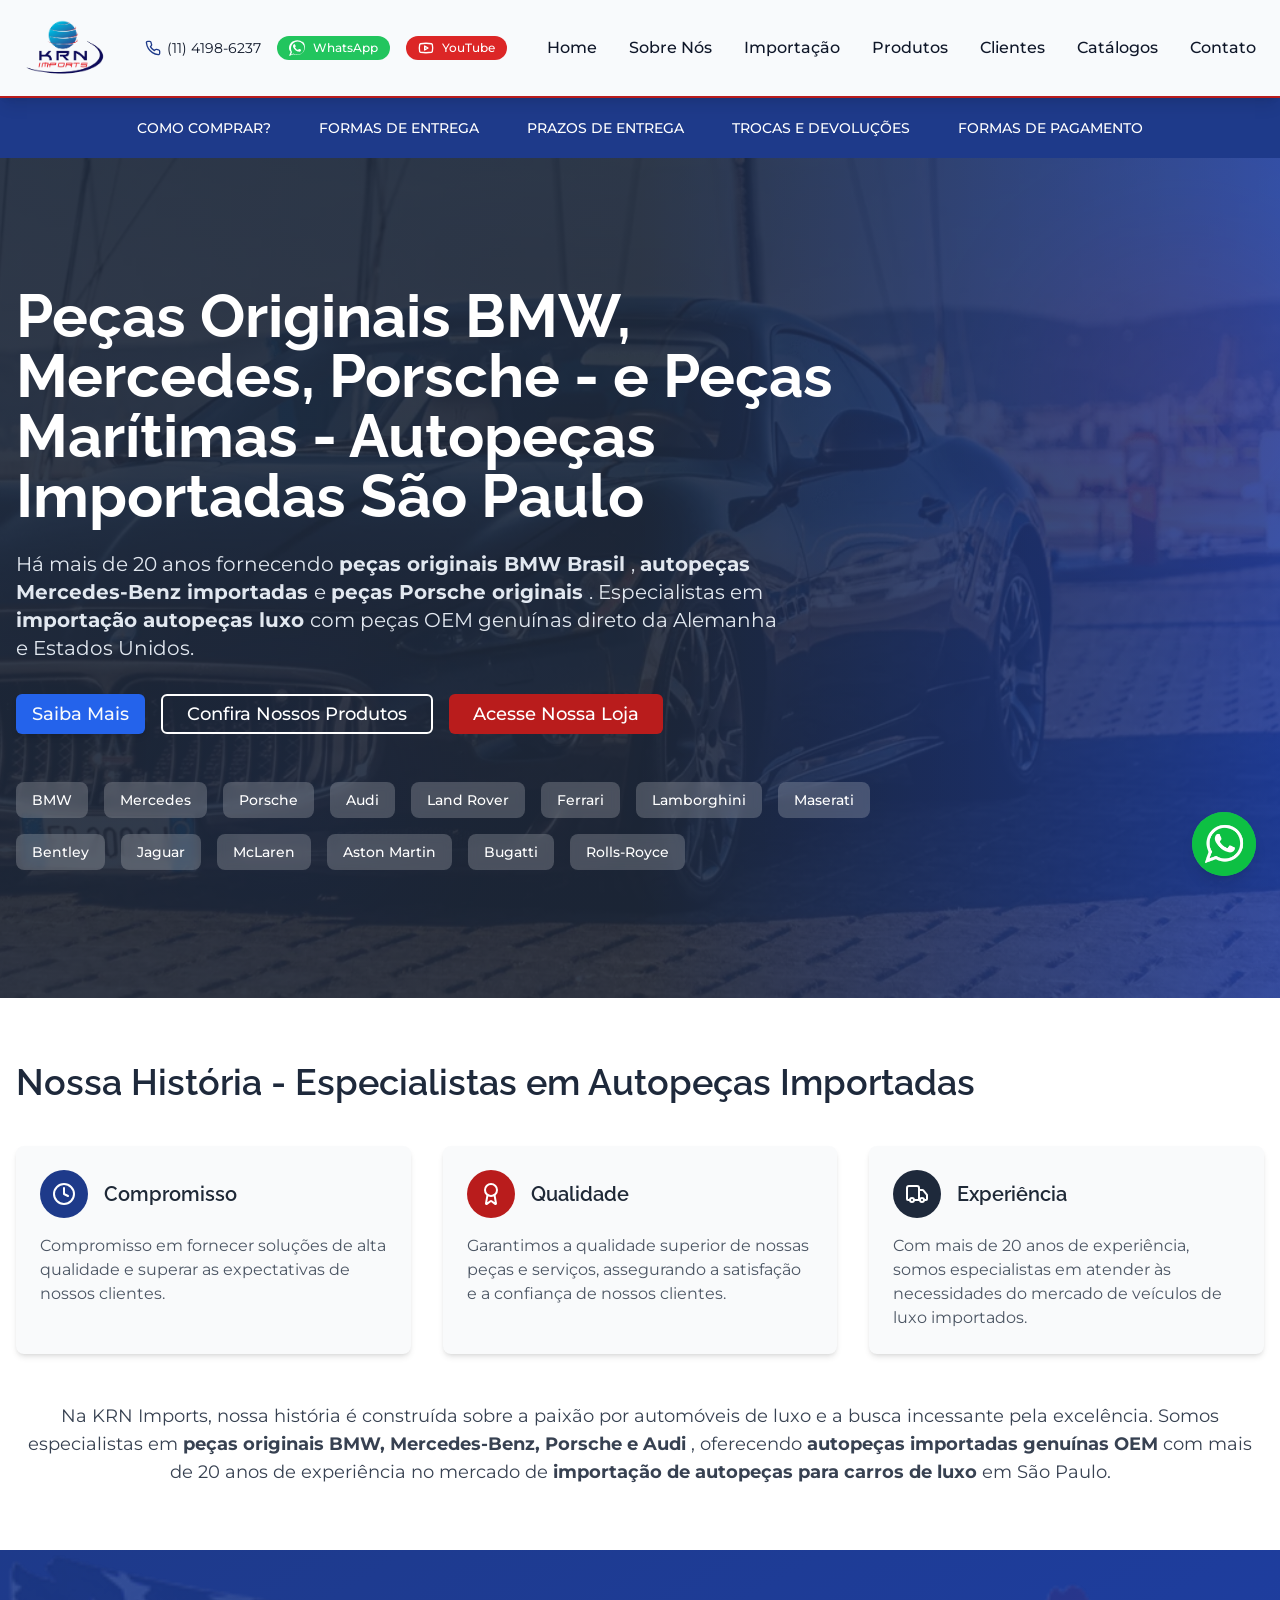
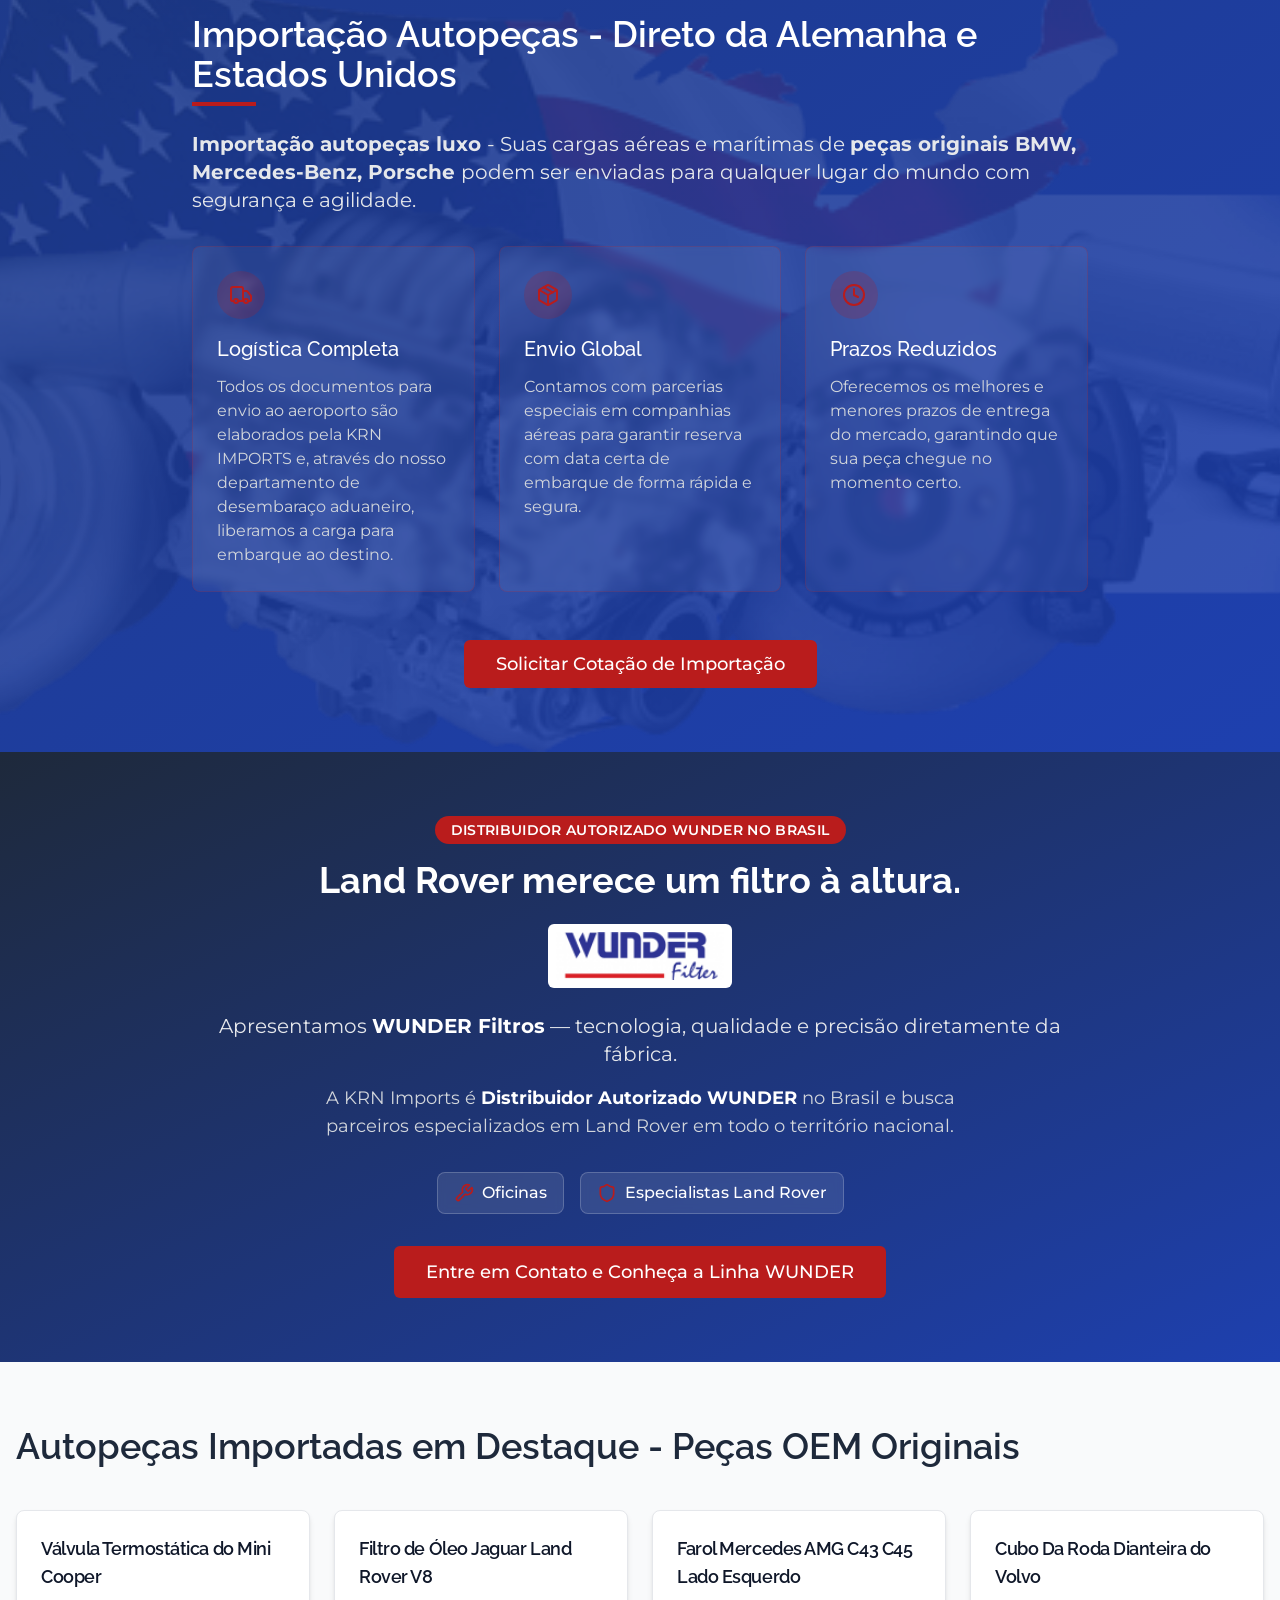
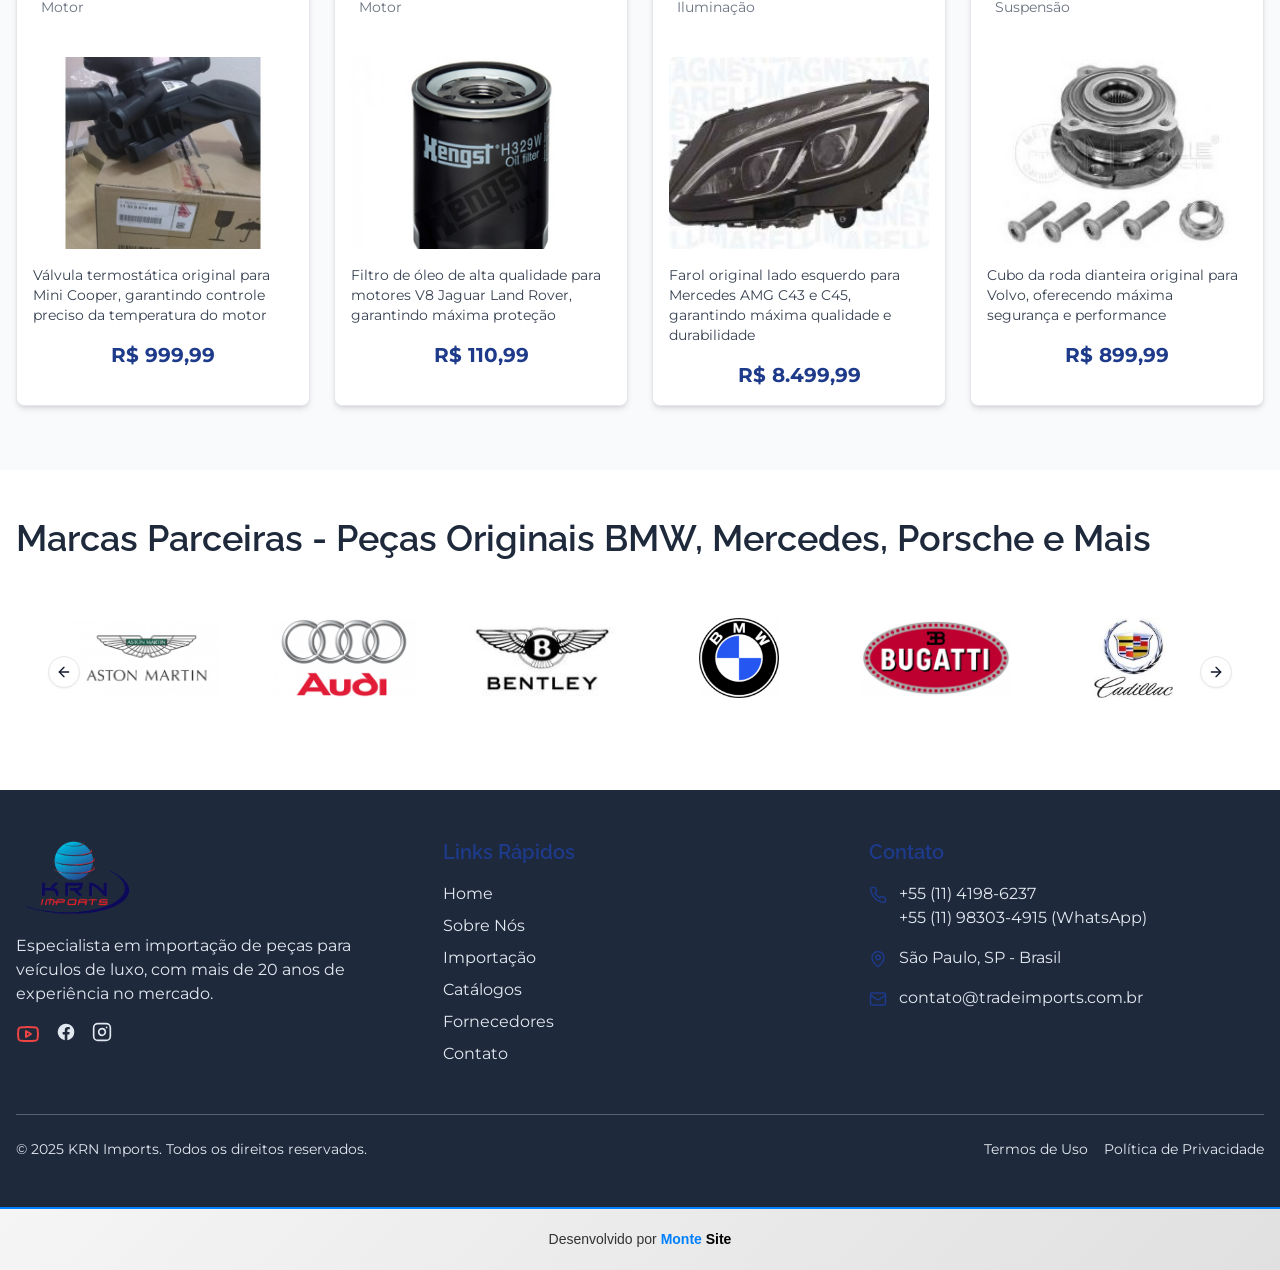
<file: index.html>
<!DOCTYPE html>
<html lang="pt-BR">
<head>
  <meta charset="UTF-8">
  <meta name="viewport" content="width=device-width, initial-scale=1.0">
  <title>KRN Imports - Peças Originais BMW, Mercedes, Porsche | Autopeças Importadas São Paulo</title>
  <meta name="description" content="KRN Imports - Especialista em peças originais BMW, Mercedes-Benz, Porsche, peças marítimas e carros de luxo. Importação autopeças genuínas OEM e peças navais direto da Alemanha, USA. São Paulo, Barueri.">
  <meta name="author" content="KRN Imports">
  <meta name="robots" content="index, follow">
  <meta name="language" content="pt-BR">
  <meta name="geo.region" content="BR-SP">
  <meta name="geo.placename" content="São Paulo, Barueri">
  <meta name="geo.position" content="-23.5070971;-46.8688552">
  <meta name="ICBM" content="-23.5070971, -46.8688552">
  <link rel="canonical" href="https://krnimports.com.br/">
  <link rel="icon" href="lovable-uploads/krn-logo-header.png" type="image/png">

  <!-- Open Graph -->
  <meta property="og:title" content="KRN Imports - Peças Originais BMW, Mercedes, Porsche | Autopeças Importadas São Paulo">
  <meta property="og:description" content="KRN Imports - Especialista em peças originais BMW, Mercedes-Benz, Porsche, peças marítimas e carros de luxo. Importação autopeças genuínas OEM e peças navais direto da Alemanha, USA. São Paulo, Barueri.">
  <meta property="og:type" content="website">
  <meta property="og:url" content="https://krnimports.com.br/">
  <meta property="og:image" content="/lovable-uploads/07606789-617c-474a-984b-5aae0432ac4a.png">
  <meta property="og:image:width" content="1200">
  <meta property="og:image:height" content="630">
  <meta property="og:locale" content="pt_BR">
  <meta property="og:site_name" content="KRN Imports">

  <!-- Twitter -->
  <meta name="twitter:card" content="summary_large_image">
  <meta name="twitter:title" content="KRN Imports - Peças Originais BMW, Mercedes, Porsche | Autopeças Importadas São Paulo">
  <meta name="twitter:description" content="KRN Imports - Especialista em peças originais BMW, Mercedes-Benz, Porsche, peças marítimas e carros de luxo. Importação autopeças genuínas OEM e peças navais direto da Alemanha, USA. São Paulo, Barueri.">
  <meta name="twitter:image" content="/lovable-uploads/07606789-617c-474a-984b-5aae0432ac4a.png">

  <!-- Schema.org JSON-LD -->
  <script type="application/ld+json">
{
  "@context": "https://schema.org",
  "@type": "AutoPartsStore",
  "name": "KRN Imports",
  "alternateName": "KRN Imports - Importação Parts Peças Veículos Premium",
  "image": "https://krnimports.com.br/lovable-uploads/07606789-617c-474a-984b-5aae0432ac4a.png",
  "logo": "https://krnimports.com.br/lovable-uploads/krn-logo-header.png",
  "description": "Especialista em importação de peças originais para veículos de luxo BMW, Mercedes-Benz, Porsche, peças marítimas, Audi, Ferrari, Lamborghini. Peças OEM genuínas e peças navais.",
  "url": "https://krnimports.com.br/",
  "address": {
    "@type": "PostalAddress",
    "streetAddress": "R. Adelino Cardana, 293, Andar 22º - Und 2211, Bethaville I",
    "addressLocality": "Barueri",
    "addressRegion": "SP",
    "postalCode": "06401-147",
    "addressCountry": "BR"
  },
  "geo": {
    "@type": "GeoCoordinates",
    "latitude": "-23.5070971",
    "longitude": "-46.8688552"
  },
  "telephone": "+55-11-4198-6237",
  "openingHoursSpecification": [
    {
      "@type": "OpeningHoursSpecification",
      "dayOfWeek": [
        "Monday",
        "Tuesday",
        "Wednesday",
        "Thursday",
        "Friday"
      ],
      "opens": "08:00",
      "closes": "18:00"
    }
  ],
  "priceRange": "$$",
  "sameAs": [
    "https://www.facebook.com/TradeImports/?ref=settings",
    "https://www.instagram.com/tradeimports/",
    "https://www.youtube.com/watch?v=Yam4yu3pWxs"
  ],
  "areaServed": {
    "@type": "Country",
    "name": "Brasil"
  }
}
  </script>

  <link rel="stylesheet" href="assets/styles.css">

  <!-- Google Tag Manager -->
  <script>(function(w,d,s,l,i){w[l]=w[l]||[];w[l].push({'gtm.start':
  new Date().getTime(),event:'gtm.js'});var f=d.getElementsByTagName(s)[0],
  j=d.createElement(s),dl=l!='dataLayer'?'&l='+l:'';j.async=true;j.src=
  'https://www.googletagmanager.com/gtm.js?id='+i+dl;f.parentNode.insertBefore(j,f);
  })(window,document,'script','dataLayer','GTM-WVDZZGV8');</script>
  <!-- End Google Tag Manager -->
</head>
<body>
  <!-- Google Tag Manager (noscript) -->
  <noscript><iframe src="https://www.googletagmanager.com/ns.html?id=GTM-WVDZZGV8"
  height="0" width="0" style="display:none;visibility:hidden"></iframe></noscript>
  <!-- End Google Tag Manager (noscript) -->

  <div class="flex flex-col min-h-screen">
      <header class="sticky top-0 z-50 bg-usawhite shadow-lg border-b-2 border-usared">
        <div class="container mx-auto px-4 max-w-full">
          <div class="flex items-center justify-between py-4">
            <div class="flex-shrink-0">
              <a class="block" href="index.html">
                <img class="h-12 md:h-14 lg:h-16" src="lovable-uploads/krn-logo-header.png" alt="KRN Imports Logo"/>
              </a>
            </div>
            <div class="hidden md:flex items-center gap-3 lg:gap-4">
              <div class="flex items-center gap-1.5">
                <svg class="text-usablue flex-shrink-0" width="16" height="16" viewBox="0 0 24 24" fill="none" stroke="currentColor" stroke-width="2" stroke-linecap="round" stroke-linejoin="round" ><path d="M22 16.92v3a2 2 0 0 1-2.18 2 19.79 19.79 0 0 1-8.63-3.07 19.5 19.5 0 0 1-6-6 19.79 19.79 0 0 1-3.07-8.67A2 2 0 0 1 4.11 2h3a2 2 0 0 1 2 1.72c.127.96.361 1.902.7 2.81a2 2 0 0 1-.45 2.11L8.09 9.91a16 16 0 0 0 6 6l1.27-1.27a2 2 0 0 1 2.11-.45c.908.339 1.85.573 2.81.7A2 2 0 0 1 22 16.92z"/></svg>
                <a class="text-xs lg:text-sm hover:text-usablue transition-colors whitespace-nowrap" href="tel:+551141986237">
                  (11) 4198-6237
                </a>
              </div>
              <a class="flex items-center gap-2 bg-green-500 text-white px-3 py-1 rounded-full hover:bg-green-600 transition-colors text-sm" href="https://wa.me/5511983034915" target="_blank" rel="noopener noreferrer">
                <svg class="w-4 h-4" viewBox="0 0 24 24" fill="currentColor"><path d="M17.472 14.382c-.297-.149-1.758-.867-2.03-.967-.273-.099-.471-.148-.67.15-.197.297-.767.966-.94 1.164-.173.199-.347.223-.644.075-.297-.15-1.255-.463-2.39-1.475-.883-.788-1.48-1.761-1.653-2.059-.173-.297-.018-.458.13-.606.134-.133.298-.347.446-.52.149-.174.198-.298.297-.497.1-.198.05-.371-.025-.52-.075-.149-.669-1.612-.916-2.207-.242-.579-.487-.5-.669-.51-.173-.008-.371-.01-.57-.01-.198 0-.52.074-.792.372-.272.297-1.04 1.016-1.04 2.479 0 1.462 1.065 2.875 1.213 3.074.149.198 2.096 3.2 5.077 4.487.709.306 1.262.489 1.694.625.712.227 1.36.195 1.871.118.571-.085 1.758-.719 2.006-1.413.248-.694.248-1.289.173-1.413-.074-.124-.272-.198-.57-.347z"/><path d="M20.52 3.449a12.532 12.532 0 0 0-3.566-2.314 12.54 12.54 0 0 0-4.629-.9C5.36.247 0 5.608 0 12.068c0 2.073.846 4.077 2.45 5.682h.002L0 24l6.398-2.49a12.062 12.062 0 0 0 5.208 1.164h.004c6.966 0 12.33-5.354 12.335-11.91a12.58 12.58 0 0 0-3.425-9.065zm-8.03 18.44h-.3a9.873 9.873 0 0 1-5.031-1.378l-.365-.214-3.75 1.459 1.485-3.687-.235-.374A9.88 9.88 0 0 1 3.11 12.077c0-5.446 4.433-9.879 9.886-9.879a9.866 9.866 0 0 1 7.021 2.911 9.88 9.88 0 0 1 2.891 7.022c-.003 5.446-4.436 9.878-9.885 9.878z"/></svg>
                <span class="text-xs font-medium">
                  WhatsApp
                </span>
              </a>
              <a class="flex items-center gap-2 bg-red-600 text-white px-3 py-1 rounded-full hover:bg-red-700 transition-colors text-sm animate-pulse" href="https://www.youtube.com/watch?v=Yam4yu3pWxs" target="_blank" rel="noopener noreferrer">
                <svg class="" width="16" height="16" viewBox="0 0 24 24" fill="none" stroke="currentColor" stroke-width="2" stroke-linecap="round" stroke-linejoin="round" ><path d="M2.5 17a24.12 24.12 0 0 1 0-10 2 2 0 0 1 1.4-1.4 49.56 49.56 0 0 1 16.2 0A2 2 0 0 1 21.5 7a24.12 24.12 0 0 1 0 10 2 2 0 0 1-1.4 1.4 49.55 49.55 0 0 1-16.2 0A2 2 0 0 1 2.5 17"/><path d="m10 15 5-3-5-3z"/></svg>
                <span class="text-xs font-medium">
                  YouTube
                </span>
              </a>
            </div>
            <nav class="hidden lg:flex items-center space-x-2 xl:space-x-4">
              <a class="nav-link whitespace-nowrap" href="index.html">
                Home
              </a>
              <a class="nav-link whitespace-nowrap" href="sobre-nos.html">
                Sobre Nós
              </a>
              <a class="nav-link whitespace-nowrap" href="importacao.html">
                Importação
              </a>
              <a class="nav-link bg-transparent border-none cursor-pointer whitespace-nowrap" href="index.html#featured-products" data-scroll-to="featured-products">Produtos</a>
              <a class="nav-link whitespace-nowrap" href="clientes.html">
                Clientes
              </a>
              <a class="nav-link whitespace-nowrap" href="catalogos.html">
                Catálogos
              </a>
              <a class="nav-link whitespace-nowrap" href="contato.html">
                Contato
              </a>
            </nav>
            <button class="lg:hidden p-2" aria-label="Menu" data-menu-toggle>
              <span data-icon-open><svg class="" width="24" height="24" viewBox="0 0 24 24" fill="none" stroke="currentColor" stroke-width="2" stroke-linecap="round" stroke-linejoin="round" ><line x1="4" x2="20" y1="6" y2="6"/><line x1="4" x2="20" y1="12" y2="12"/><line x1="4" x2="20" y1="18" y2="18"/></svg></span>
              <span data-icon-close style="display:none"><svg class="" width="24" height="24" viewBox="0 0 24 24" fill="none" stroke="currentColor" stroke-width="2" stroke-linecap="round" stroke-linejoin="round" ><path d="M18 6 6 18"/><path d="m6 6 12 12"/></svg></span>
            </button>
          </div>
          <div class="hidden lg:hidden py-4 border-t border-usasilver" data-mobile-menu>
            <nav class="flex flex-col space-y-4">
              <a class="nav-link" href="index.html">Home</a>
              <a class="nav-link" href="sobre-nos.html">Sobre Nós</a>
              <a class="nav-link" href="importacao.html">Importação</a>
              <a class="nav-link bg-transparent border-none cursor-pointer text-left" href="index.html#featured-products" data-scroll-to="featured-products">Produtos</a>
              <a class="nav-link" href="clientes.html">Clientes</a>
              <a class="nav-link" href="catalogos.html">Catálogos</a>
              <a class="nav-link" href="contato.html">Contato</a>
              <div class="flex flex-col space-y-3 pt-2">
                <div class="flex items-center gap-2 pt-2">
                  <svg class="text-usablue" width="18" height="18" viewBox="0 0 24 24" fill="none" stroke="currentColor" stroke-width="2" stroke-linecap="round" stroke-linejoin="round" ><path d="M22 16.92v3a2 2 0 0 1-2.18 2 19.79 19.79 0 0 1-8.63-3.07 19.5 19.5 0 0 1-6-6 19.79 19.79 0 0 1-3.07-8.67A2 2 0 0 1 4.11 2h3a2 2 0 0 1 2 1.72c.127.96.361 1.902.7 2.81a2 2 0 0 1-.45 2.11L8.09 9.91a16 16 0 0 0 6 6l1.27-1.27a2 2 0 0 1 2.11-.45c.908.339 1.85.573 2.81.7A2 2 0 0 1 22 16.92z"/></svg>
                  <a class="text-sm hover:text-usablue transition-colors" href="tel:+551141986237">+55 (11) 4198-6237</a>
                </div>
                <a class="flex items-center gap-2 bg-green-500 text-white px-3 py-1.5 rounded-full hover:bg-green-600 transition-colors w-fit" href="https://wa.me/5511983034915" target="_blank" rel="noopener noreferrer">
                  <svg class="w-4 h-4" viewBox="0 0 24 24" fill="currentColor"><path d="M17.472 14.382c-.297-.149-1.758-.867-2.03-.967-.273-.099-.471-.148-.67.15-.197.297-.767.966-.94 1.164-.173.199-.347.223-.644.075-.297-.15-1.255-.463-2.39-1.475-.883-.788-1.48-1.761-1.653-2.059-.173-.297-.018-.458.13-.606.134-.133.298-.347.446-.52.149-.174.198-.298.297-.497.1-.198.05-.371-.025-.52-.075-.149-.669-1.612-.916-2.207-.242-.579-.487-.5-.669-.51-.173-.008-.371-.01-.57-.01-.198 0-.52.074-.792.372-.272.297-1.04 1.016-1.04 2.479 0 1.462 1.065 2.875 1.213 3.074.149.198 2.096 3.2 5.077 4.487.709.306 1.262.489 1.694.625.712.227 1.36.195 1.871.118.571-.085 1.758-.719 2.006-1.413.248-.694.248-1.289.173-1.413-.074-.124-.272-.198-.57-.347z"/><path d="M20.52 3.449a12.532 12.532 0 0 0-3.566-2.314 12.54 12.54 0 0 0-4.629-.9C5.36.247 0 5.608 0 12.068c0 2.073.846 4.077 2.45 5.682h.002L0 24l6.398-2.49a12.062 12.062 0 0 0 5.208 1.164h.004c6.966 0 12.33-5.354 12.335-11.91a12.58 12.58 0 0 0-3.425-9.065zm-8.03 18.44h-.3a9.873 9.873 0 0 1-5.031-1.378l-.365-.214-3.75 1.459 1.485-3.687-.235-.374A9.88 9.88 0 0 1 3.11 12.077c0-5.446 4.433-9.879 9.886-9.879a9.866 9.866 0 0 1 7.021 2.911 9.88 9.88 0 0 1 2.891 7.022c-.003 5.446-4.436 9.878-9.885 9.878z"/></svg>
                  <span class="text-xs font-medium">WhatsApp</span>
                </a>
                <a class="flex items-center gap-2 bg-red-600 text-white px-3 py-1.5 rounded-full hover:bg-red-700 transition-colors w-fit animate-pulse" href="https://www.youtube.com/watch?v=Yam4yu3pWxs" target="_blank" rel="noopener noreferrer">
                  <svg class="" width="16" height="16" viewBox="0 0 24 24" fill="none" stroke="currentColor" stroke-width="2" stroke-linecap="round" stroke-linejoin="round" ><path d="M2.5 17a24.12 24.12 0 0 1 0-10 2 2 0 0 1 1.4-1.4 49.56 49.56 0 0 1 16.2 0A2 2 0 0 1 21.5 7a24.12 24.12 0 0 1 0 10 2 2 0 0 1-1.4 1.4 49.55 49.55 0 0 1-16.2 0A2 2 0 0 1 2.5 17"/><path d="m10 15 5-3-5-3z"/></svg>
                  <span class="text-xs font-medium">YouTube</span>
                </a>
              </div>
            </nav>
          </div>
        </div>
      </header>
      <main class="flex-grow">
        <div class="bg-usablue py-3 md:py-3 overflow-hidden">
          <div class="container mx-auto px-2 sm:px-4">
            <div class="overflow-x-auto scrollbar-hide">
              <div class="flex gap-1 sm:gap-2 md:gap-3 lg:gap-4 xl:gap-6 min-w-max justify-start sm:justify-center">
                <a class="text-white text-xs sm:text-sm md:text-sm font-medium px-2 sm:px-3 md:px-3 py-2 hover:text-usasilver transition-colors duration-300 whitespace-nowrap flex-shrink-0 text-center" href="como-comprar.html">
                  COMO COMPRAR?
                </a>
                <a class="text-white text-xs sm:text-sm md:text-sm font-medium px-2 sm:px-3 md:px-3 py-2 hover:text-usasilver transition-colors duration-300 whitespace-nowrap flex-shrink-0 text-center" href="formas-entrega.html">
                  FORMAS DE ENTREGA
                </a>
                <a class="text-white text-xs sm:text-sm md:text-sm font-medium px-2 sm:px-3 md:px-3 py-2 hover:text-usasilver transition-colors duration-300 whitespace-nowrap flex-shrink-0 text-center" href="prazos-entrega.html">
                  PRAZOS DE ENTREGA
                </a>
                <a class="text-white text-xs sm:text-sm md:text-sm font-medium px-2 sm:px-3 md:px-3 py-2 hover:text-usasilver transition-colors duration-300 whitespace-nowrap flex-shrink-0 text-center" href="trocas-devolucoes.html">
                  TROCAS E DEVOLUÇÕES
                </a>
                <a class="text-white text-xs sm:text-sm md:text-sm font-medium px-2 sm:px-3 md:px-3 py-2 hover:text-usasilver transition-colors duration-300 whitespace-nowrap flex-shrink-0 text-center" href="formas-pagamento.html">
                  FORMAS DE PAGAMENTO
                </a>
              </div>
            </div>
          </div>
        </div>
        <section class="relative bg-gradient-to-r from-usanavy via-usanavy to-usablue-dark overflow-hidden">
          <div class="absolute inset-0">
            <div class="absolute inset-0 bg-cover bg-center bg-no-repeat transition-opacity duration-1000 opacity-20" style="background-image: url(&quot;lovable-uploads/4-1-.webp&quot;);" data-hero-layer>
            </div>
            <div class="absolute inset-0 bg-cover bg-center bg-no-repeat transition-opacity duration-1000 opacity-0" style="background-image: url(&quot;lovable-uploads/banner-1-.webp&quot;);" data-hero-layer>
            </div>
            <div class="absolute inset-0 bg-cover bg-center bg-no-repeat transition-opacity duration-1000 opacity-0" style="background-image: url(&quot;lovable-uploads/banner-2-.webp&quot;);" data-hero-layer>
            </div>
            <div class="absolute inset-0 bg-cover bg-center bg-no-repeat transition-opacity duration-1000 opacity-0" style="background-image: url(&quot;lovable-uploads/banner_1.webp&quot;);" data-hero-layer>
            </div>
            <div class="absolute inset-0 bg-gradient-to-r from-usanavy/60 via-usanavy/50 to-usablue/40 z-10">
            </div>
            <div class="absolute inset-0 opacity-30 z-0">
              <div class="absolute -right-16 top-20 w-80 h-80 rounded-full bg-usared/40 blur-3xl animate-float">
              </div>
              <div class="absolute left-40 bottom-20 w-60 h-60 rounded-full bg-usablue/40 blur-3xl animate-float" style="animation-delay: 2s;">
              </div>
            </div>
          </div>
          <div class="container mx-auto px-4 py-16 md:py-24 lg:py-32 relative z-20 max-w-full">
            <div class="max-w-4xl">
              <h1 class="text-3xl md:text-4xl lg:text-5xl xl:text-6xl font-bold text-white mb-6 leading-tight">
                Peças Originais BMW, Mercedes, Porsche - e Peças Marítimas - Autopeças Importadas São Paulo
              </h1>
              <p class="text-lg md:text-xl text-usasilver mb-8 max-w-3xl">
                Há mais de 20 anos fornecendo
                <strong>
                  peças originais BMW Brasil
                </strong>
                ,
                <strong>
                  autopeças Mercedes-Benz importadas
                </strong>
                e
                <strong>
                  peças Porsche originais
                </strong>
                . Especialistas em
                <strong>
                  importação autopeças luxo
                </strong>
                com peças OEM genuínas direto da Alemanha e Estados Unidos.
              </p>
              <div class="flex flex-col sm:flex-row flex-wrap gap-4">
                <button class="inline-flex items-center justify-center gap-2 whitespace-nowrap rounded-md font-medium ring-offset-background transition-colors focus-visible:outline-none focus-visible:ring-2 focus-visible:ring-ring focus-visible:ring-offset-2 disabled:pointer-events-none disabled:opacity-50 [&_svg]:pointer-events-none [&_svg]:size-4 [&_svg]:shrink-0 bg-primary text-primary-foreground hover:bg-primary/90 h-10 px-4 py-2 btn-primary text-base sm:text-lg" data-scroll-to="our-history">
                  Saiba Mais
                </button>
                <button class="inline-flex items-center justify-center gap-2 whitespace-nowrap rounded-md font-medium ring-offset-background focus-visible:outline-none focus-visible:ring-2 focus-visible:ring-ring focus-visible:ring-offset-2 disabled:pointer-events-none disabled:opacity-50 [&_svg]:pointer-events-none [&_svg]:size-4 [&_svg]:shrink-0 h-10 bg-transparent border-2 border-white text-white hover:bg-white/10 transition-colors text-base sm:text-lg px-6 py-3" data-scroll-to="featured-products">
                  Confira Nossos Produtos
                </button>
                <a href="https://www.krnimports.com.br/loja2/" target="_blank" rel="noopener noreferrer">
                  <button class="inline-flex items-center justify-center gap-2 whitespace-nowrap rounded-md font-medium ring-offset-background focus-visible:outline-none focus-visible:ring-2 focus-visible:ring-ring focus-visible:ring-offset-2 disabled:pointer-events-none disabled:opacity-50 [&_svg]:pointer-events-none [&_svg]:size-4 [&_svg]:shrink-0 h-10 bg-usared text-white hover:bg-usared-dark transition-colors text-base sm:text-lg px-6 py-3">
                    Acesse Nossa Loja
                  </button>
                </a>
              </div>
              <div class="mt-12 flex flex-wrap gap-4 lg:gap-6">
                <div class="flex flex-wrap gap-3 lg:gap-4">
                  <div class="bg-white/20 backdrop-blur-sm px-3 py-2 lg:px-4 lg:py-2 rounded-lg text-white font-medium text-sm transition-transform hover:scale-105">
                    BMW
                  </div>
                  <div class="bg-white/20 backdrop-blur-sm px-3 py-2 lg:px-4 lg:py-2 rounded-lg text-white font-medium text-sm transition-transform hover:scale-105">
                    Mercedes
                  </div>
                  <div class="bg-white/20 backdrop-blur-sm px-3 py-2 lg:px-4 lg:py-2 rounded-lg text-white font-medium text-sm transition-transform hover:scale-105">
                    Porsche
                  </div>
                  <div class="bg-white/20 backdrop-blur-sm px-3 py-2 lg:px-4 lg:py-2 rounded-lg text-white font-medium text-sm transition-transform hover:scale-105">
                    Audi
                  </div>
                  <div class="bg-white/20 backdrop-blur-sm px-3 py-2 lg:px-4 lg:py-2 rounded-lg text-white font-medium text-sm transition-transform hover:scale-105">
                    Land Rover
                  </div>
                  <div class="bg-white/20 backdrop-blur-sm px-3 py-2 lg:px-4 lg:py-2 rounded-lg text-white font-medium text-sm transition-transform hover:scale-105">
                    Ferrari
                  </div>
                  <div class="bg-white/20 backdrop-blur-sm px-3 py-2 lg:px-4 lg:py-2 rounded-lg text-white font-medium text-sm transition-transform hover:scale-105">
                    Lamborghini
                  </div>
                  <div class="bg-white/20 backdrop-blur-sm px-3 py-2 lg:px-4 lg:py-2 rounded-lg text-white font-medium text-sm transition-transform hover:scale-105">
                    Maserati
                  </div>
                  <div class="bg-white/20 backdrop-blur-sm px-3 py-2 lg:px-4 lg:py-2 rounded-lg text-white font-medium text-sm transition-transform hover:scale-105">
                    Bentley
                  </div>
                  <div class="bg-white/20 backdrop-blur-sm px-3 py-2 lg:px-4 lg:py-2 rounded-lg text-white font-medium text-sm transition-transform hover:scale-105">
                    Jaguar
                  </div>
                  <div class="bg-white/20 backdrop-blur-sm px-3 py-2 lg:px-4 lg:py-2 rounded-lg text-white font-medium text-sm transition-transform hover:scale-105">
                    McLaren
                  </div>
                  <div class="bg-white/20 backdrop-blur-sm px-3 py-2 lg:px-4 lg:py-2 rounded-lg text-white font-medium text-sm transition-transform hover:scale-105">
                    Aston Martin
                  </div>
                  <div class="bg-white/20 backdrop-blur-sm px-3 py-2 lg:px-4 lg:py-2 rounded-lg text-white font-medium text-sm transition-transform hover:scale-105">
                    Bugatti
                  </div>
                  <div class="bg-white/20 backdrop-blur-sm px-3 py-2 lg:px-4 lg:py-2 rounded-lg text-white font-medium text-sm transition-transform hover:scale-105">
                    Rolls-Royce
                  </div>
                </div>
              </div>
            </div>
          </div>
        </section>
        <section class="py-16 bg-white" id="our-history">
          <div class="container mx-auto px-4">
            <h2 class="section-title mb-8">
              Nossa História - Especialistas em Autopeças Importadas
            </h2>
            <div class="grid grid-cols-1 md:grid-cols-3 gap-8">
              <div class="p-6 bg-gray-50 rounded-lg shadow-md hover:shadow-lg transition-shadow duration-300">
                <div class="flex items-center mb-4">
                  <div class="bg-usablue p-3 rounded-full mr-4">
                    <svg class="text-white" width="24" height="24" viewBox="0 0 24 24" fill="none" stroke="currentColor" stroke-width="2" stroke-linecap="round" stroke-linejoin="round" ><circle cx="12" cy="12" r="10"/><polyline points="12 6 12 12 16 14"/></svg>
                  </div>
                  <h3 class="text-xl font-semibold text-gray-800">
                    Compromisso
                  </h3>
                </div>
                <p class="text-gray-600">
                  Compromisso em fornecer soluções de alta qualidade e superar as expectativas de nossos clientes.
                </p>
              </div>
              <div class="p-6 bg-gray-50 rounded-lg shadow-md hover:shadow-lg transition-shadow duration-300">
                <div class="flex items-center mb-4">
                  <div class="bg-usared p-3 rounded-full mr-4">
                    <svg class="text-white" width="24" height="24" viewBox="0 0 24 24" fill="none" stroke="currentColor" stroke-width="2" stroke-linecap="round" stroke-linejoin="round" ><path d="m15.477 12.89 1.515 8.526a.5.5 0 0 1-.81.47l-3.58-2.687a1 1 0 0 0-1.197 0l-3.586 2.686a.5.5 0 0 1-.81-.469l1.514-8.526"/><circle cx="12" cy="8" r="6"/></svg>
                  </div>
                  <h3 class="text-xl font-semibold text-gray-800">
                    Qualidade
                  </h3>
                </div>
                <p class="text-gray-600">
                  Garantimos a qualidade superior de nossas peças e serviços, assegurando a satisfação e a confiança de nossos clientes.
                </p>
              </div>
              <div class="p-6 bg-gray-50 rounded-lg shadow-md hover:shadow-lg transition-shadow duration-300">
                <div class="flex items-center mb-4">
                  <div class="bg-usanavy p-3 rounded-full mr-4">
                    <svg class="text-white" width="24" height="24" viewBox="0 0 24 24" fill="none" stroke="currentColor" stroke-width="2" stroke-linecap="round" stroke-linejoin="round" ><path d="M14 18V6a2 2 0 0 0-2-2H4a2 2 0 0 0-2 2v11a1 1 0 0 0 1 1h2"/><path d="M15 18H9"/><path d="M19 18h2a1 1 0 0 0 1-1v-3.65a1 1 0 0 0-.22-.624l-3.48-4.35A1 1 0 0 0 17.52 8H14"/><circle cx="17" cy="18" r="2"/><circle cx="7" cy="18" r="2"/></svg>
                  </div>
                  <h3 class="text-xl font-semibold text-gray-800">
                    Experiência
                  </h3>
                </div>
                <p class="text-gray-600">
                  Com mais de 20 anos de experiência, somos especialistas em atender às necessidades do mercado de veículos de luxo importados.
                </p>
              </div>
            </div>
            <div class="mt-12 text-center">
              <p class="text-lg text-gray-700">
                Na KRN Imports, nossa história é construída sobre a paixão por automóveis de luxo e a busca incessante pela excelência. Somos especialistas em
                <strong>
                  peças originais BMW, Mercedes-Benz, Porsche e Audi
                </strong>
                , oferecendo
                <strong>
                  autopeças importadas genuínas OEM
                </strong>
                com mais de 20 anos de experiência no mercado de
                <strong>
                  importação de autopeças para carros de luxo
                </strong>
                em São Paulo.
              </p>
            </div>
          </div>
        </section>
        <section class="py-16 bg-gradient-to-br from-usablue to-usablue-dark text-white relative overflow-hidden">
          <div class="absolute inset-0 opacity-10 bg-cover bg-center bg-no-repeat" style="background-image: url(&quot;lovable-uploads/22b376b8-8f51-417c-9eef-bb797a29290f.png&quot;);">
          </div>
          <div class="container mx-auto px-4 relative z-10">
            <div class="max-w-4xl mx-auto">
              <h2 class="text-2xl md:text-3xl lg:text-4xl font-semibold mb-6 text-white relative 
                     after:content-[''] after:absolute after:bottom-0 after:left-0 after:w-16 after:h-1 after:bg-usared
                     pb-3">
                Importação Autopeças - Direto da Alemanha e Estados Unidos
              </h2>
              <p class="text-xl mb-8 text-gray-200">
                <strong>
                  Importação autopeças luxo
                </strong>
                - Suas cargas aéreas e marítimas de
                <strong>
                  peças originais BMW, Mercedes-Benz, Porsche
                </strong>
                podem ser enviadas para qualquer lugar do mundo com segurança e agilidade.
              </p>
              <div class="grid grid-cols-1 md:grid-cols-3 gap-6 mb-12">
                <div class="bg-white/5 backdrop-blur-sm p-6 rounded-lg border border-usared/20 hover:border-usared/40 transition-all">
                  <div class="bg-usared/20 p-3 rounded-full w-fit mb-4">
                    <svg class="text-usared" width="24" height="24" viewBox="0 0 24 24" fill="none" stroke="currentColor" stroke-width="2" stroke-linecap="round" stroke-linejoin="round" ><path d="M14 18V6a2 2 0 0 0-2-2H4a2 2 0 0 0-2 2v11a1 1 0 0 0 1 1h2"/><path d="M15 18H9"/><path d="M19 18h2a1 1 0 0 0 1-1v-3.65a1 1 0 0 0-.22-.624l-3.48-4.35A1 1 0 0 0 17.52 8H14"/><circle cx="17" cy="18" r="2"/><circle cx="7" cy="18" r="2"/></svg>
                  </div>
                  <h3 class="text-xl font-medium mb-3 text-white">
                    Logística Completa
                  </h3>
                  <p class="text-gray-300">
                    Todos os documentos para envio ao aeroporto são elaborados pela KRN IMPORTS e, através do nosso departamento de desembaraço aduaneiro, liberamos a carga para embarque ao destino.
                  </p>
                </div>
                <div class="bg-white/5 backdrop-blur-sm p-6 rounded-lg border border-usared/20 hover:border-usared/40 transition-all">
                  <div class="bg-usared/20 p-3 rounded-full w-fit mb-4">
                    <svg class="text-usared" width="24" height="24" viewBox="0 0 24 24" fill="none" stroke="currentColor" stroke-width="2" stroke-linecap="round" stroke-linejoin="round" ><path d="M16.5 9.4 7.55 4.24"/><path d="M21 16V8a2 2 0 0 0-1-1.73l-7-4a2 2 0 0 0-2 0l-7 4A2 2 0 0 0 3 8v8a2 2 0 0 0 1 1.73l7 4a2 2 0 0 0 2 0l7-4A2 2 0 0 0 21 16Z"/><path d="M3.29 7 12 12l8.71-5"/><path d="M12 22V12"/></svg>
                  </div>
                  <h3 class="text-xl font-medium mb-3 text-white">
                    Envio Global
                  </h3>
                  <p class="text-gray-300">
                    Contamos com parcerias especiais em companhias aéreas para garantir reserva com data certa de embarque de forma rápida e segura.
                  </p>
                </div>
                <div class="bg-white/5 backdrop-blur-sm p-6 rounded-lg border border-usared/20 hover:border-usared/40 transition-all">
                  <div class="bg-usared/20 p-3 rounded-full w-fit mb-4">
                    <svg class="text-usared" width="24" height="24" viewBox="0 0 24 24" fill="none" stroke="currentColor" stroke-width="2" stroke-linecap="round" stroke-linejoin="round" ><circle cx="12" cy="12" r="10"/><polyline points="12 6 12 12 16 14"/></svg>
                  </div>
                  <h3 class="text-xl font-medium mb-3 text-white">
                    Prazos Reduzidos
                  </h3>
                  <p class="text-gray-300">
                    Oferecemos os melhores e menores prazos de entrega do mercado, garantindo que sua peça chegue no momento certo.
                  </p>
                </div>
              </div>
              <div class="text-center">
                <a class="inline-flex items-center justify-center gap-2 whitespace-nowrap rounded-md font-medium ring-offset-background transition-colors focus-visible:outline-none focus-visible:ring-2 focus-visible:ring-ring focus-visible:ring-offset-2 disabled:pointer-events-none disabled:opacity-50 [&_svg]:pointer-events-none [&_svg]:size-4 [&_svg]:shrink-0 h-10 bg-usared hover:bg-usared-dark text-white text-lg px-8 py-6" href="https://wa.me/5511983034915?text=Ol%C3%A1!%20Gostaria%20de%20solicitar%20uma%20cota%C3%A7%C3%A3o%20de%20importa%C3%A7%C3%A3o%20de%20autope%C3%A7as." target="_blank" rel="noopener noreferrer">
                  Solicitar Cotação de Importação
                </a>
              </div>
            </div>
          </div>
        </section>
        <section class="py-16 bg-gradient-to-br from-usanavy to-usablue-dark text-white relative overflow-hidden" id="wunder-filtros">
          <div class="container mx-auto px-4 relative z-10">
            <div class="max-w-4xl mx-auto text-center">
              <span class="inline-block bg-usared text-white px-4 py-1 rounded-full text-xs sm:text-sm font-semibold mb-4 tracking-wide uppercase">
                Distribuidor Autorizado WUNDER no Brasil
              </span>
              <h2 class="text-2xl md:text-3xl lg:text-4xl font-bold mb-6 text-white">
                Land Rover merece um filtro à altura.
              </h2>
              <div class="flex justify-center mb-6">
                <img class="h-12 md:h-16 object-contain bg-white rounded-md p-2" src="lovable-uploads/marcas/wunder.png" alt="WUNDER Filtros"/>
              </div>
              <p class="text-lg md:text-xl text-gray-200 mb-4">
                Apresentamos
                <strong class="text-white">WUNDER Filtros</strong>
                — tecnologia, qualidade e precisão diretamente da fábrica.
              </p>
              <p class="text-base md:text-lg text-gray-300 mb-8 max-w-2xl mx-auto">
                A KRN Imports é
                <strong class="text-white">Distribuidor Autorizado WUNDER</strong>
                no Brasil e busca parceiros especializados em Land Rover em todo o território nacional.
              </p>
              <div class="flex flex-wrap justify-center gap-4 mb-8">
                <div class="flex items-center gap-2 bg-white/10 backdrop-blur-sm px-4 py-2 rounded-lg border border-white/20">
                  <svg class="text-usared" width="20" height="20" viewBox="0 0 24 24" fill="none" stroke="currentColor" stroke-width="2" stroke-linecap="round" stroke-linejoin="round" ><path d="M14.7 6.3a1 1 0 0 0 0 1.4l1.6 1.6a1 1 0 0 0 1.4 0l3.77-3.77a6 6 0 0 1-7.94 7.94l-6.91 6.91a2.12 2.12 0 0 1-3-3l6.91-6.91a6 6 0 0 1 7.94-7.94l-3.76 3.76z"/></svg>
                  <span class="font-medium">Oficinas</span>
                </div>
                <div class="flex items-center gap-2 bg-white/10 backdrop-blur-sm px-4 py-2 rounded-lg border border-white/20">
                  <svg class="text-usared" width="20" height="20" viewBox="0 0 24 24" fill="none" stroke="currentColor" stroke-width="2" stroke-linecap="round" stroke-linejoin="round" ><path d="M20 13c0 5-3.5 7.5-7.66 8.95a1 1 0 0 1-.67-.01C7.5 20.5 4 18 4 13V6a1 1 0 0 1 1-1c2 0 4.5-1.2 6.24-2.72a1.17 1.17 0 0 1 1.52 0C14.51 3.8 17 5 19 5a1 1 0 0 1 1 1z"/></svg>
                  <span class="font-medium">Especialistas Land Rover</span>
                </div>
              </div>
              <a class="inline-flex items-center justify-center gap-2 rounded-md font-medium bg-usared hover:bg-usared-dark text-white text-base sm:text-lg px-8 py-3 transition-colors" href="https://wa.me/5511983034915?text=Ol%C3%A1!%20Quero%20saber%20mais%20sobre%20a%20linha%20WUNDER%20Filtros%20para%20Land%20Rover%20e%20como%20ser%20parceiro." target="_blank" rel="noopener noreferrer">
                Entre em Contato e Conheça a Linha WUNDER
              </a>
            </div>
          </div>
        </section>
        <section class="py-16 bg-gray-50" id="featured-products">
          <div class="container mx-auto px-4">
            <h2 class="section-title mb-8">
              Autopeças Importadas em Destaque - Peças OEM Originais
            </h2>
            <div class="grid grid-cols-1 md:grid-cols-2 lg:grid-cols-4 gap-6">
              <div class="rounded-lg border text-card-foreground bg-white shadow-md hover:shadow-lg transition-shadow duration-300">
                <div class="flex flex-col space-y-1.5 p-6">
                  <h3 class="tracking-tight text-lg font-semibold">
                    Válvula Termostática do Mini Cooper
                  </h3>
                  <p class="text-sm text-gray-500">
                    Motor
                  </p>
                </div>
                <div class="p-4">
                  <img class="w-full h-48 object-cover rounded-md mb-4" src="lovable-uploads/produto1.jpg" alt="Válvula Termostática do Mini Cooper - Peça original importada motor"/>
                  <p class="text-sm text-gray-700 mb-4">
                    Válvula termostática original para Mini Cooper, garantindo controle preciso da temperatura do motor
                  </p>
                  <div class="flex items-center justify-center">
                    <span class="text-xl font-bold text-usablue">
                      R$ 999,99
                    </span>
                  </div>
                </div>
              </div>
              <div class="rounded-lg border text-card-foreground bg-white shadow-md hover:shadow-lg transition-shadow duration-300">
                <div class="flex flex-col space-y-1.5 p-6">
                  <h3 class="tracking-tight text-lg font-semibold">
                    Filtro de Óleo Jaguar Land Rover V8
                  </h3>
                  <p class="text-sm text-gray-500">
                    Motor
                  </p>
                </div>
                <div class="p-4">
                  <img class="w-full h-48 object-cover rounded-md mb-4" src="lovable-uploads/produto2.jpg" alt="Filtro de Óleo Jaguar Land Rover V8 - Peça original importada motor"/>
                  <p class="text-sm text-gray-700 mb-4">
                    Filtro de óleo de alta qualidade para motores V8 Jaguar Land Rover, garantindo máxima proteção
                  </p>
                  <div class="flex items-center justify-center">
                    <span class="text-xl font-bold text-usablue">
                      R$ 110,99
                    </span>
                  </div>
                </div>
              </div>
              <div class="rounded-lg border text-card-foreground bg-white shadow-md hover:shadow-lg transition-shadow duration-300">
                <div class="flex flex-col space-y-1.5 p-6">
                  <h3 class="tracking-tight text-lg font-semibold">
                    Farol Mercedes AMG C43 C45 Lado Esquerdo
                  </h3>
                  <p class="text-sm text-gray-500">
                    Iluminação
                  </p>
                </div>
                <div class="p-4">
                  <img class="w-full h-48 object-cover rounded-md mb-4" src="lovable-uploads/produto3.jpg" alt="Farol Mercedes AMG C43 C45 Lado Esquerdo - Peça original importada iluminação"/>
                  <p class="text-sm text-gray-700 mb-4">
                    Farol original lado esquerdo para Mercedes AMG C43 e C45, garantindo máxima qualidade e durabilidade
                  </p>
                  <div class="flex items-center justify-center">
                    <span class="text-xl font-bold text-usablue">
                      R$ 8.499,99
                    </span>
                  </div>
                </div>
              </div>
              <div class="rounded-lg border text-card-foreground bg-white shadow-md hover:shadow-lg transition-shadow duration-300">
                <div class="flex flex-col space-y-1.5 p-6">
                  <h3 class="tracking-tight text-lg font-semibold">
                    Cubo Da Roda Dianteira do Volvo
                  </h3>
                  <p class="text-sm text-gray-500">
                    Suspensão
                  </p>
                </div>
                <div class="p-4">
                  <img class="w-full h-48 object-cover rounded-md mb-4" src="lovable-uploads/produto4.jpg" alt="Cubo Da Roda Dianteira do Volvo - Peça original importada suspensão"/>
                  <p class="text-sm text-gray-700 mb-4">
                    Cubo da roda dianteira original para Volvo, oferecendo máxima segurança e performance
                  </p>
                  <div class="flex items-center justify-center">
                    <span class="text-xl font-bold text-usablue">
                      R$ 899,99
                    </span>
                  </div>
                </div>
              </div>
            </div>
          </div>
        </section>
        <section class="py-12 bg-white">
          <div class="container mx-auto px-4">
            <h2 class="section-title mb-8">
              Marcas Parceiras - Peças Originais BMW, Mercedes, Porsche e Mais
            </h2>
            <div class="relative px-10" data-carousel>
              <div class="relative w-full">
                <div class="overflow-hidden">
                  <div class="flex -ml-4" data-carousel-track>
                    <div class="min-w-0 shrink-0 grow-0 basis-full pl-4 md:basis-1/4 lg:basis-1/6" data-carousel-slide>
                      <a class="block bg-white rounded-lg p-4 h-full hover:bg-gray-50 transition-colors duration-300 group" href="https://www.astonmartin.com" target="_blank" rel="noopener noreferrer">
                        <div class="flex flex-col items-center justify-center h-full">
                          <img class="h-16 md:h-20 object-contain transition-transform duration-300 group-hover:scale-110" src="lovable-uploads/marcas/aston-.png" alt="Peças originais Aston Martin - Autopeças importadas genuínas OEM"/>
                          <div class="mt-3 flex items-center opacity-0 group-hover:opacity-100 transition-opacity text-xs font-medium text-gray-600">
                            Visitar
                            <svg class="ml-1" width="12" height="12" viewBox="0 0 24 24" fill="none" stroke="currentColor" stroke-width="2" stroke-linecap="round" stroke-linejoin="round" ><path d="M15 3h6v6"/><path d="M10 14 21 3"/><path d="M18 13v6a2 2 0 0 1-2 2H5a2 2 0 0 1-2-2V8a2 2 0 0 1 2-2h6"/></svg>
                          </div>
                        </div>
                      </a>
                    </div>
                    <div class="min-w-0 shrink-0 grow-0 basis-full pl-4 md:basis-1/4 lg:basis-1/6" data-carousel-slide>
                      <a class="block bg-white rounded-lg p-4 h-full hover:bg-gray-50 transition-colors duration-300 group" href="https://www.audi.com" target="_blank" rel="noopener noreferrer">
                        <div class="flex flex-col items-center justify-center h-full">
                          <img class="h-16 md:h-20 object-contain transition-transform duration-300 group-hover:scale-110" src="lovable-uploads/marcas/audi.png" alt="Peças originais Audi - Autopeças importadas genuínas OEM"/>
                          <div class="mt-3 flex items-center opacity-0 group-hover:opacity-100 transition-opacity text-xs font-medium text-gray-600">
                            Visitar
                            <svg class="ml-1" width="12" height="12" viewBox="0 0 24 24" fill="none" stroke="currentColor" stroke-width="2" stroke-linecap="round" stroke-linejoin="round" ><path d="M15 3h6v6"/><path d="M10 14 21 3"/><path d="M18 13v6a2 2 0 0 1-2 2H5a2 2 0 0 1-2-2V8a2 2 0 0 1 2-2h6"/></svg>
                          </div>
                        </div>
                      </a>
                    </div>
                    <div class="min-w-0 shrink-0 grow-0 basis-full pl-4 md:basis-1/4 lg:basis-1/6" data-carousel-slide>
                      <a class="block bg-white rounded-lg p-4 h-full hover:bg-gray-50 transition-colors duration-300 group" href="https://www.bentleymotors.com" target="_blank" rel="noopener noreferrer">
                        <div class="flex flex-col items-center justify-center h-full">
                          <img class="h-16 md:h-20 object-contain transition-transform duration-300 group-hover:scale-110" src="lovable-uploads/marcas/bentley.jpg" alt="Peças originais Bentley - Autopeças importadas genuínas OEM"/>
                          <div class="mt-3 flex items-center opacity-0 group-hover:opacity-100 transition-opacity text-xs font-medium text-gray-600">
                            Visitar
                            <svg class="ml-1" width="12" height="12" viewBox="0 0 24 24" fill="none" stroke="currentColor" stroke-width="2" stroke-linecap="round" stroke-linejoin="round" ><path d="M15 3h6v6"/><path d="M10 14 21 3"/><path d="M18 13v6a2 2 0 0 1-2 2H5a2 2 0 0 1-2-2V8a2 2 0 0 1 2-2h6"/></svg>
                          </div>
                        </div>
                      </a>
                    </div>
                    <div class="min-w-0 shrink-0 grow-0 basis-full pl-4 md:basis-1/4 lg:basis-1/6" data-carousel-slide>
                      <a class="block bg-white rounded-lg p-4 h-full hover:bg-gray-50 transition-colors duration-300 group" href="https://www.bmw.com" target="_blank" rel="noopener noreferrer">
                        <div class="flex flex-col items-center justify-center h-full">
                          <img class="h-16 md:h-20 object-contain transition-transform duration-300 group-hover:scale-110" src="lovable-uploads/marcas/bmw.png" alt="Peças originais BMW - Autopeças importadas genuínas OEM"/>
                          <div class="mt-3 flex items-center opacity-0 group-hover:opacity-100 transition-opacity text-xs font-medium text-gray-600">
                            Visitar
                            <svg class="ml-1" width="12" height="12" viewBox="0 0 24 24" fill="none" stroke="currentColor" stroke-width="2" stroke-linecap="round" stroke-linejoin="round" ><path d="M15 3h6v6"/><path d="M10 14 21 3"/><path d="M18 13v6a2 2 0 0 1-2 2H5a2 2 0 0 1-2-2V8a2 2 0 0 1 2-2h6"/></svg>
                          </div>
                        </div>
                      </a>
                    </div>
                    <div class="min-w-0 shrink-0 grow-0 basis-full pl-4 md:basis-1/4 lg:basis-1/6" data-carousel-slide>
                      <a class="block bg-white rounded-lg p-4 h-full hover:bg-gray-50 transition-colors duration-300 group" href="https://www.bugatti.com" target="_blank" rel="noopener noreferrer">
                        <div class="flex flex-col items-center justify-center h-full">
                          <img class="h-16 md:h-20 object-contain transition-transform duration-300 group-hover:scale-110" src="lovable-uploads/marcas/bugatti.png" alt="Peças originais Bugatti - Autopeças importadas genuínas OEM"/>
                          <div class="mt-3 flex items-center opacity-0 group-hover:opacity-100 transition-opacity text-xs font-medium text-gray-600">
                            Visitar
                            <svg class="ml-1" width="12" height="12" viewBox="0 0 24 24" fill="none" stroke="currentColor" stroke-width="2" stroke-linecap="round" stroke-linejoin="round" ><path d="M15 3h6v6"/><path d="M10 14 21 3"/><path d="M18 13v6a2 2 0 0 1-2 2H5a2 2 0 0 1-2-2V8a2 2 0 0 1 2-2h6"/></svg>
                          </div>
                        </div>
                      </a>
                    </div>
                    <div class="min-w-0 shrink-0 grow-0 basis-full pl-4 md:basis-1/4 lg:basis-1/6" data-carousel-slide>
                      <a class="block bg-white rounded-lg p-4 h-full hover:bg-gray-50 transition-colors duration-300 group" href="https://www.cadillac.com" target="_blank" rel="noopener noreferrer">
                        <div class="flex flex-col items-center justify-center h-full">
                          <img class="h-16 md:h-20 object-contain transition-transform duration-300 group-hover:scale-110" src="lovable-uploads/marcas/cadillac.jpg" alt="Peças originais Cadillac - Autopeças importadas genuínas OEM"/>
                          <div class="mt-3 flex items-center opacity-0 group-hover:opacity-100 transition-opacity text-xs font-medium text-gray-600">
                            Visitar
                            <svg class="ml-1" width="12" height="12" viewBox="0 0 24 24" fill="none" stroke="currentColor" stroke-width="2" stroke-linecap="round" stroke-linejoin="round" ><path d="M15 3h6v6"/><path d="M10 14 21 3"/><path d="M18 13v6a2 2 0 0 1-2 2H5a2 2 0 0 1-2-2V8a2 2 0 0 1 2-2h6"/></svg>
                          </div>
                        </div>
                      </a>
                    </div>
                    <div class="min-w-0 shrink-0 grow-0 basis-full pl-4 md:basis-1/4 lg:basis-1/6" data-carousel-slide>
                      <a class="block bg-white rounded-lg p-4 h-full hover:bg-gray-50 transition-colors duration-300 group" href="https://www.chrysler.com" target="_blank" rel="noopener noreferrer">
                        <div class="flex flex-col items-center justify-center h-full">
                          <img class="h-16 md:h-20 object-contain transition-transform duration-300 group-hover:scale-110" src="lovable-uploads/marcas/chrysler.jpg" alt="Peças originais Chrysler - Autopeças importadas genuínas OEM"/>
                          <div class="mt-3 flex items-center opacity-0 group-hover:opacity-100 transition-opacity text-xs font-medium text-gray-600">
                            Visitar
                            <svg class="ml-1" width="12" height="12" viewBox="0 0 24 24" fill="none" stroke="currentColor" stroke-width="2" stroke-linecap="round" stroke-linejoin="round" ><path d="M15 3h6v6"/><path d="M10 14 21 3"/><path d="M18 13v6a2 2 0 0 1-2 2H5a2 2 0 0 1-2-2V8a2 2 0 0 1 2-2h6"/></svg>
                          </div>
                        </div>
                      </a>
                    </div>
                    <div class="min-w-0 shrink-0 grow-0 basis-full pl-4 md:basis-1/4 lg:basis-1/6" data-carousel-slide>
                      <a class="block bg-white rounded-lg p-4 h-full hover:bg-gray-50 transition-colors duration-300 group" href="https://www.chevrolet.com/performance/corvette" target="_blank" rel="noopener noreferrer">
                        <div class="flex flex-col items-center justify-center h-full">
                          <img class="h-16 md:h-20 object-contain transition-transform duration-300 group-hover:scale-110" src="lovable-uploads/marcas/corvete.jpg" alt="Peças originais Corvette - Autopeças importadas genuínas OEM"/>
                          <div class="mt-3 flex items-center opacity-0 group-hover:opacity-100 transition-opacity text-xs font-medium text-gray-600">
                            Visitar
                            <svg class="ml-1" width="12" height="12" viewBox="0 0 24 24" fill="none" stroke="currentColor" stroke-width="2" stroke-linecap="round" stroke-linejoin="round" ><path d="M15 3h6v6"/><path d="M10 14 21 3"/><path d="M18 13v6a2 2 0 0 1-2 2H5a2 2 0 0 1-2-2V8a2 2 0 0 1 2-2h6"/></svg>
                          </div>
                        </div>
                      </a>
                    </div>
                    <div class="min-w-0 shrink-0 grow-0 basis-full pl-4 md:basis-1/4 lg:basis-1/6" data-carousel-slide>
                      <a class="block bg-white rounded-lg p-4 h-full hover:bg-gray-50 transition-colors duration-300 group" href="https://www.dodge.com" target="_blank" rel="noopener noreferrer">
                        <div class="flex flex-col items-center justify-center h-full">
                          <img class="h-16 md:h-20 object-contain transition-transform duration-300 group-hover:scale-110" src="lovable-uploads/marcas/dodge.png" alt="Peças originais Dodge - Autopeças importadas genuínas OEM"/>
                          <div class="mt-3 flex items-center opacity-0 group-hover:opacity-100 transition-opacity text-xs font-medium text-gray-600">
                            Visitar
                            <svg class="ml-1" width="12" height="12" viewBox="0 0 24 24" fill="none" stroke="currentColor" stroke-width="2" stroke-linecap="round" stroke-linejoin="round" ><path d="M15 3h6v6"/><path d="M10 14 21 3"/><path d="M18 13v6a2 2 0 0 1-2 2H5a2 2 0 0 1-2-2V8a2 2 0 0 1 2-2h6"/></svg>
                          </div>
                        </div>
                      </a>
                    </div>
                    <div class="min-w-0 shrink-0 grow-0 basis-full pl-4 md:basis-1/4 lg:basis-1/6" data-carousel-slide>
                      <a class="block bg-white rounded-lg p-4 h-full hover:bg-gray-50 transition-colors duration-300 group" href="https://www.ferrari.com" target="_blank" rel="noopener noreferrer">
                        <div class="flex flex-col items-center justify-center h-full">
                          <img class="h-16 md:h-20 object-contain transition-transform duration-300 group-hover:scale-110" src="lovable-uploads/marcas/ferrari.png" alt="Peças originais Ferrari - Autopeças importadas genuínas OEM"/>
                          <div class="mt-3 flex items-center opacity-0 group-hover:opacity-100 transition-opacity text-xs font-medium text-gray-600">
                            Visitar
                            <svg class="ml-1" width="12" height="12" viewBox="0 0 24 24" fill="none" stroke="currentColor" stroke-width="2" stroke-linecap="round" stroke-linejoin="round" ><path d="M15 3h6v6"/><path d="M10 14 21 3"/><path d="M18 13v6a2 2 0 0 1-2 2H5a2 2 0 0 1-2-2V8a2 2 0 0 1 2-2h6"/></svg>
                          </div>
                        </div>
                      </a>
                    </div>
                    <div class="min-w-0 shrink-0 grow-0 basis-full pl-4 md:basis-1/4 lg:basis-1/6" data-carousel-slide>
                      <a class="block bg-white rounded-lg p-4 h-full hover:bg-gray-50 transition-colors duration-300 group" href="https://www.gmc.com" target="_blank" rel="noopener noreferrer">
                        <div class="flex flex-col items-center justify-center h-full">
                          <img class="h-16 md:h-20 object-contain transition-transform duration-300 group-hover:scale-110" src="lovable-uploads/marcas/gmc.jpg" alt="Peças originais GMC - Autopeças importadas genuínas OEM"/>
                          <div class="mt-3 flex items-center opacity-0 group-hover:opacity-100 transition-opacity text-xs font-medium text-gray-600">
                            Visitar
                            <svg class="ml-1" width="12" height="12" viewBox="0 0 24 24" fill="none" stroke="currentColor" stroke-width="2" stroke-linecap="round" stroke-linejoin="round" ><path d="M15 3h6v6"/><path d="M10 14 21 3"/><path d="M18 13v6a2 2 0 0 1-2 2H5a2 2 0 0 1-2-2V8a2 2 0 0 1 2-2h6"/></svg>
                          </div>
                        </div>
                      </a>
                    </div>
                    <div class="min-w-0 shrink-0 grow-0 basis-full pl-4 md:basis-1/4 lg:basis-1/6" data-carousel-slide>
                      <a class="block bg-white rounded-lg p-4 h-full hover:bg-gray-50 transition-colors duration-300 group" href="https://www.hella.com" target="_blank" rel="noopener noreferrer">
                        <div class="flex flex-col items-center justify-center h-full">
                          <img class="h-16 md:h-20 object-contain transition-transform duration-300 group-hover:scale-110" src="lovable-uploads/marcas/hella.png" alt="Peças originais Hella - Autopeças importadas genuínas OEM"/>
                          <div class="mt-3 flex items-center opacity-0 group-hover:opacity-100 transition-opacity text-xs font-medium text-gray-600">
                            Visitar
                            <svg class="ml-1" width="12" height="12" viewBox="0 0 24 24" fill="none" stroke="currentColor" stroke-width="2" stroke-linecap="round" stroke-linejoin="round" ><path d="M15 3h6v6"/><path d="M10 14 21 3"/><path d="M18 13v6a2 2 0 0 1-2 2H5a2 2 0 0 1-2-2V8a2 2 0 0 1 2-2h6"/></svg>
                          </div>
                        </div>
                      </a>
                    </div>
                    <div class="min-w-0 shrink-0 grow-0 basis-full pl-4 md:basis-1/4 lg:basis-1/6" data-carousel-slide>
                      <a class="block bg-white rounded-lg p-4 h-full hover:bg-gray-50 transition-colors duration-300 group" href="https://www.gmc.com/electric/hummer-ev" target="_blank" rel="noopener noreferrer">
                        <div class="flex flex-col items-center justify-center h-full">
                          <img class="h-16 md:h-20 object-contain transition-transform duration-300 group-hover:scale-110" src="lovable-uploads/marcas/hummer.png" alt="Peças originais Hummer - Autopeças importadas genuínas OEM"/>
                          <div class="mt-3 flex items-center opacity-0 group-hover:opacity-100 transition-opacity text-xs font-medium text-gray-600">
                            Visitar
                            <svg class="ml-1" width="12" height="12" viewBox="0 0 24 24" fill="none" stroke="currentColor" stroke-width="2" stroke-linecap="round" stroke-linejoin="round" ><path d="M15 3h6v6"/><path d="M10 14 21 3"/><path d="M18 13v6a2 2 0 0 1-2 2H5a2 2 0 0 1-2-2V8a2 2 0 0 1 2-2h6"/></svg>
                          </div>
                        </div>
                      </a>
                    </div>
                    <div class="min-w-0 shrink-0 grow-0 basis-full pl-4 md:basis-1/4 lg:basis-1/6" data-carousel-slide>
                      <a class="block bg-white rounded-lg p-4 h-full hover:bg-gray-50 transition-colors duration-300 group" href="https://www.infiniti.com" target="_blank" rel="noopener noreferrer">
                        <div class="flex flex-col items-center justify-center h-full">
                          <img class="h-16 md:h-20 object-contain transition-transform duration-300 group-hover:scale-110" src="lovable-uploads/marcas/infiniti.png" alt="Peças originais Infiniti - Autopeças importadas genuínas OEM"/>
                          <div class="mt-3 flex items-center opacity-0 group-hover:opacity-100 transition-opacity text-xs font-medium text-gray-600">
                            Visitar
                            <svg class="ml-1" width="12" height="12" viewBox="0 0 24 24" fill="none" stroke="currentColor" stroke-width="2" stroke-linecap="round" stroke-linejoin="round" ><path d="M15 3h6v6"/><path d="M10 14 21 3"/><path d="M18 13v6a2 2 0 0 1-2 2H5a2 2 0 0 1-2-2V8a2 2 0 0 1 2-2h6"/></svg>
                          </div>
                        </div>
                      </a>
                    </div>
                    <div class="min-w-0 shrink-0 grow-0 basis-full pl-4 md:basis-1/4 lg:basis-1/6" data-carousel-slide>
                      <a class="block bg-white rounded-lg p-4 h-full hover:bg-gray-50 transition-colors duration-300 group" href="https://www.jeep.com" target="_blank" rel="noopener noreferrer">
                        <div class="flex flex-col items-center justify-center h-full">
                          <img class="h-16 md:h-20 object-contain transition-transform duration-300 group-hover:scale-110" src="lovable-uploads/marcas/jeep.png" alt="Peças originais Jeep - Autopeças importadas genuínas OEM"/>
                          <div class="mt-3 flex items-center opacity-0 group-hover:opacity-100 transition-opacity text-xs font-medium text-gray-600">
                            Visitar
                            <svg class="ml-1" width="12" height="12" viewBox="0 0 24 24" fill="none" stroke="currentColor" stroke-width="2" stroke-linecap="round" stroke-linejoin="round" ><path d="M15 3h6v6"/><path d="M10 14 21 3"/><path d="M18 13v6a2 2 0 0 1-2 2H5a2 2 0 0 1-2-2V8a2 2 0 0 1 2-2h6"/></svg>
                          </div>
                        </div>
                      </a>
                    </div>
                    <div class="min-w-0 shrink-0 grow-0 basis-full pl-4 md:basis-1/4 lg:basis-1/6" data-carousel-slide>
                      <a class="block bg-white rounded-lg p-4 h-full hover:bg-gray-50 transition-colors duration-300 group" href="https://www.lamborghini.com" target="_blank" rel="noopener noreferrer">
                        <div class="flex flex-col items-center justify-center h-full">
                          <img class="h-16 md:h-20 object-contain transition-transform duration-300 group-hover:scale-110" src="lovable-uploads/marcas/lamborghini.jpg" alt="Peças originais Lamborghini - Autopeças importadas genuínas OEM"/>
                          <div class="mt-3 flex items-center opacity-0 group-hover:opacity-100 transition-opacity text-xs font-medium text-gray-600">
                            Visitar
                            <svg class="ml-1" width="12" height="12" viewBox="0 0 24 24" fill="none" stroke="currentColor" stroke-width="2" stroke-linecap="round" stroke-linejoin="round" ><path d="M15 3h6v6"/><path d="M10 14 21 3"/><path d="M18 13v6a2 2 0 0 1-2 2H5a2 2 0 0 1-2-2V8a2 2 0 0 1 2-2h6"/></svg>
                          </div>
                        </div>
                      </a>
                    </div>
                    <div class="min-w-0 shrink-0 grow-0 basis-full pl-4 md:basis-1/4 lg:basis-1/6" data-carousel-slide>
                      <a class="block bg-white rounded-lg p-4 h-full hover:bg-gray-50 transition-colors duration-300 group" href="https://www.landrover.com" target="_blank" rel="noopener noreferrer">
                        <div class="flex flex-col items-center justify-center h-full">
                          <img class="h-16 md:h-20 object-contain transition-transform duration-300 group-hover:scale-110" src="lovable-uploads/marcas/landrover.jpg" alt="Peças originais Land Rover - Autopeças importadas genuínas OEM"/>
                          <div class="mt-3 flex items-center opacity-0 group-hover:opacity-100 transition-opacity text-xs font-medium text-gray-600">
                            Visitar
                            <svg class="ml-1" width="12" height="12" viewBox="0 0 24 24" fill="none" stroke="currentColor" stroke-width="2" stroke-linecap="round" stroke-linejoin="round" ><path d="M15 3h6v6"/><path d="M10 14 21 3"/><path d="M18 13v6a2 2 0 0 1-2 2H5a2 2 0 0 1-2-2V8a2 2 0 0 1 2-2h6"/></svg>
                          </div>
                        </div>
                      </a>
                    </div>
                    <div class="min-w-0 shrink-0 grow-0 basis-full pl-4 md:basis-1/4 lg:basis-1/6" data-carousel-slide>
                      <a class="block bg-white rounded-lg p-4 h-full hover:bg-gray-50 transition-colors duration-300 group" href="https://www.lexus.com" target="_blank" rel="noopener noreferrer">
                        <div class="flex flex-col items-center justify-center h-full">
                          <img class="h-16 md:h-20 object-contain transition-transform duration-300 group-hover:scale-110" src="lovable-uploads/marcas/lexus.jpg" alt="Peças originais Lexus - Autopeças importadas genuínas OEM"/>
                          <div class="mt-3 flex items-center opacity-0 group-hover:opacity-100 transition-opacity text-xs font-medium text-gray-600">
                            Visitar
                            <svg class="ml-1" width="12" height="12" viewBox="0 0 24 24" fill="none" stroke="currentColor" stroke-width="2" stroke-linecap="round" stroke-linejoin="round" ><path d="M15 3h6v6"/><path d="M10 14 21 3"/><path d="M18 13v6a2 2 0 0 1-2 2H5a2 2 0 0 1-2-2V8a2 2 0 0 1 2-2h6"/></svg>
                          </div>
                        </div>
                      </a>
                    </div>
                    <div class="min-w-0 shrink-0 grow-0 basis-full pl-4 md:basis-1/4 lg:basis-1/6" data-carousel-slide>
                      <a class="block bg-white rounded-lg p-4 h-full hover:bg-gray-50 transition-colors duration-300 group" href="https://www.mclaren.com" target="_blank" rel="noopener noreferrer">
                        <div class="flex flex-col items-center justify-center h-full">
                          <img class="h-16 md:h-20 object-contain transition-transform duration-300 group-hover:scale-110" src="lovable-uploads/marcas/maclaren.png" alt="Peças originais McLaren - Autopeças importadas genuínas OEM"/>
                          <div class="mt-3 flex items-center opacity-0 group-hover:opacity-100 transition-opacity text-xs font-medium text-gray-600">
                            Visitar
                            <svg class="ml-1" width="12" height="12" viewBox="0 0 24 24" fill="none" stroke="currentColor" stroke-width="2" stroke-linecap="round" stroke-linejoin="round" ><path d="M15 3h6v6"/><path d="M10 14 21 3"/><path d="M18 13v6a2 2 0 0 1-2 2H5a2 2 0 0 1-2-2V8a2 2 0 0 1 2-2h6"/></svg>
                          </div>
                        </div>
                      </a>
                    </div>
                    <div class="min-w-0 shrink-0 grow-0 basis-full pl-4 md:basis-1/4 lg:basis-1/6" data-carousel-slide>
                      <a class="block bg-white rounded-lg p-4 h-full hover:bg-gray-50 transition-colors duration-300 group" href="https://www.maserati.com" target="_blank" rel="noopener noreferrer">
                        <div class="flex flex-col items-center justify-center h-full">
                          <img class="h-16 md:h-20 object-contain transition-transform duration-300 group-hover:scale-110" src="lovable-uploads/marcas/maserati.png" alt="Peças originais Maserati - Autopeças importadas genuínas OEM"/>
                          <div class="mt-3 flex items-center opacity-0 group-hover:opacity-100 transition-opacity text-xs font-medium text-gray-600">
                            Visitar
                            <svg class="ml-1" width="12" height="12" viewBox="0 0 24 24" fill="none" stroke="currentColor" stroke-width="2" stroke-linecap="round" stroke-linejoin="round" ><path d="M15 3h6v6"/><path d="M10 14 21 3"/><path d="M18 13v6a2 2 0 0 1-2 2H5a2 2 0 0 1-2-2V8a2 2 0 0 1 2-2h6"/></svg>
                          </div>
                        </div>
                      </a>
                    </div>
                    <div class="min-w-0 shrink-0 grow-0 basis-full pl-4 md:basis-1/4 lg:basis-1/6" data-carousel-slide>
                      <a class="block bg-white rounded-lg p-4 h-full hover:bg-gray-50 transition-colors duration-300 group" href="https://www.mercedes-benz.com" target="_blank" rel="noopener noreferrer">
                        <div class="flex flex-col items-center justify-center h-full">
                          <img class="h-16 md:h-20 object-contain transition-transform duration-300 group-hover:scale-110" src="lovable-uploads/marcas/mercedes.jpg" alt="Peças originais Mercedes-Benz - Autopeças importadas genuínas OEM"/>
                          <div class="mt-3 flex items-center opacity-0 group-hover:opacity-100 transition-opacity text-xs font-medium text-gray-600">
                            Visitar
                            <svg class="ml-1" width="12" height="12" viewBox="0 0 24 24" fill="none" stroke="currentColor" stroke-width="2" stroke-linecap="round" stroke-linejoin="round" ><path d="M15 3h6v6"/><path d="M10 14 21 3"/><path d="M18 13v6a2 2 0 0 1-2 2H5a2 2 0 0 1-2-2V8a2 2 0 0 1 2-2h6"/></svg>
                          </div>
                        </div>
                      </a>
                    </div>
                    <div class="min-w-0 shrink-0 grow-0 basis-full pl-4 md:basis-1/4 lg:basis-1/6" data-carousel-slide>
                      <a class="block bg-white rounded-lg p-4 h-full hover:bg-gray-50 transition-colors duration-300 group" href="https://www.ford.com/cars/mustang" target="_blank" rel="noopener noreferrer">
                        <div class="flex flex-col items-center justify-center h-full">
                          <img class="h-16 md:h-20 object-contain transition-transform duration-300 group-hover:scale-110" src="lovable-uploads/marcas/mustang.jpg" alt="Peças originais Mustang - Autopeças importadas genuínas OEM"/>
                          <div class="mt-3 flex items-center opacity-0 group-hover:opacity-100 transition-opacity text-xs font-medium text-gray-600">
                            Visitar
                            <svg class="ml-1" width="12" height="12" viewBox="0 0 24 24" fill="none" stroke="currentColor" stroke-width="2" stroke-linecap="round" stroke-linejoin="round" ><path d="M15 3h6v6"/><path d="M10 14 21 3"/><path d="M18 13v6a2 2 0 0 1-2 2H5a2 2 0 0 1-2-2V8a2 2 0 0 1 2-2h6"/></svg>
                          </div>
                        </div>
                      </a>
                    </div>
                    <div class="min-w-0 shrink-0 grow-0 basis-full pl-4 md:basis-1/4 lg:basis-1/6" data-carousel-slide>
                      <a class="block bg-white rounded-lg p-4 h-full hover:bg-gray-50 transition-colors duration-300 group" href="https://www.gm.com" target="_blank" rel="noopener noreferrer">
                        <div class="flex flex-col items-center justify-center h-full">
                          <img class="h-16 md:h-20 object-contain transition-transform duration-300 group-hover:scale-110" src="lovable-uploads/marcas/pontic.png" alt="Peças originais Pontiac - Autopeças importadas genuínas OEM"/>
                          <div class="mt-3 flex items-center opacity-0 group-hover:opacity-100 transition-opacity text-xs font-medium text-gray-600">
                            Visitar
                            <svg class="ml-1" width="12" height="12" viewBox="0 0 24 24" fill="none" stroke="currentColor" stroke-width="2" stroke-linecap="round" stroke-linejoin="round" ><path d="M15 3h6v6"/><path d="M10 14 21 3"/><path d="M18 13v6a2 2 0 0 1-2 2H5a2 2 0 0 1-2-2V8a2 2 0 0 1 2-2h6"/></svg>
                          </div>
                        </div>
                      </a>
                    </div>
                    <div class="min-w-0 shrink-0 grow-0 basis-full pl-4 md:basis-1/4 lg:basis-1/6" data-carousel-slide>
                      <a class="block bg-white rounded-lg p-4 h-full hover:bg-gray-50 transition-colors duration-300 group" href="https://www.porsche.com" target="_blank" rel="noopener noreferrer">
                        <div class="flex flex-col items-center justify-center h-full">
                          <img class="h-16 md:h-20 object-contain transition-transform duration-300 group-hover:scale-110" src="lovable-uploads/marcas/porsche.jpg" alt="Peças originais Porsche - Autopeças importadas genuínas OEM"/>
                          <div class="mt-3 flex items-center opacity-0 group-hover:opacity-100 transition-opacity text-xs font-medium text-gray-600">
                            Visitar
                            <svg class="ml-1" width="12" height="12" viewBox="0 0 24 24" fill="none" stroke="currentColor" stroke-width="2" stroke-linecap="round" stroke-linejoin="round" ><path d="M15 3h6v6"/><path d="M10 14 21 3"/><path d="M18 13v6a2 2 0 0 1-2 2H5a2 2 0 0 1-2-2V8a2 2 0 0 1 2-2h6"/></svg>
                          </div>
                        </div>
                      </a>
                    </div>
                    <div class="min-w-0 shrink-0 grow-0 basis-full pl-4 md:basis-1/4 lg:basis-1/6" data-carousel-slide>
                      <a class="block bg-white rounded-lg p-4 h-full hover:bg-gray-50 transition-colors duration-300 group" href="https://www.volkswagen.com" target="_blank" rel="noopener noreferrer">
                        <div class="flex flex-col items-center justify-center h-full">
                          <img class="h-16 md:h-20 object-contain transition-transform duration-300 group-hover:scale-110" src="lovable-uploads/marcas/volks.jpg" alt="Peças originais Volkswagen - Autopeças importadas genuínas OEM"/>
                          <div class="mt-3 flex items-center opacity-0 group-hover:opacity-100 transition-opacity text-xs font-medium text-gray-600">
                            Visitar
                            <svg class="ml-1" width="12" height="12" viewBox="0 0 24 24" fill="none" stroke="currentColor" stroke-width="2" stroke-linecap="round" stroke-linejoin="round" ><path d="M15 3h6v6"/><path d="M10 14 21 3"/><path d="M18 13v6a2 2 0 0 1-2 2H5a2 2 0 0 1-2-2V8a2 2 0 0 1 2-2h6"/></svg>
                          </div>
                        </div>
                      </a>
                    </div>
                    <div class="min-w-0 shrink-0 grow-0 basis-full pl-4 md:basis-1/4 lg:basis-1/6" data-carousel-slide>
                      <a class="block bg-white rounded-lg p-4 h-full hover:bg-gray-50 transition-colors duration-300 group" href="https://www.volvo.com" target="_blank" rel="noopener noreferrer">
                        <div class="flex flex-col items-center justify-center h-full">
                          <img class="h-16 md:h-20 object-contain transition-transform duration-300 group-hover:scale-110" src="lovable-uploads/marcas/volvo.jpg" alt="Peças originais Volvo - Autopeças importadas genuínas OEM"/>
                          <div class="mt-3 flex items-center opacity-0 group-hover:opacity-100 transition-opacity text-xs font-medium text-gray-600">
                            Visitar
                            <svg class="ml-1" width="12" height="12" viewBox="0 0 24 24" fill="none" stroke="currentColor" stroke-width="2" stroke-linecap="round" stroke-linejoin="round" ><path d="M15 3h6v6"/><path d="M10 14 21 3"/><path d="M18 13v6a2 2 0 0 1-2 2H5a2 2 0 0 1-2-2V8a2 2 0 0 1 2-2h6"/></svg>
                          </div>
                        </div>
                      </a>
                    </div>
                    <div class="min-w-0 shrink-0 grow-0 basis-full pl-4 md:basis-1/4 lg:basis-1/6" data-carousel-slide>
                      <a class="block bg-white rounded-lg p-4 h-full hover:bg-gray-50 transition-colors duration-300 group" href="https://www.wunder.com" target="_blank" rel="noopener noreferrer">
                        <div class="flex flex-col items-center justify-center h-full">
                          <img class="h-16 md:h-20 object-contain transition-transform duration-300 group-hover:scale-110" src="lovable-uploads/marcas/wunder.png" alt="Peças originais Wunder - Autopeças importadas genuínas OEM"/>
                          <div class="mt-3 flex items-center opacity-0 group-hover:opacity-100 transition-opacity text-xs font-medium text-gray-600">
                            Visitar
                            <svg class="ml-1" width="12" height="12" viewBox="0 0 24 24" fill="none" stroke="currentColor" stroke-width="2" stroke-linecap="round" stroke-linejoin="round" ><path d="M15 3h6v6"/><path d="M10 14 21 3"/><path d="M18 13v6a2 2 0 0 1-2 2H5a2 2 0 0 1-2-2V8a2 2 0 0 1 2-2h6"/></svg>
                          </div>
                        </div>
                      </a>
                    </div>
                    <div class="min-w-0 shrink-0 grow-0 basis-full pl-4 md:basis-1/4 lg:basis-1/6" data-carousel-slide>
                      <a class="block bg-white rounded-lg p-4 h-full hover:bg-gray-50 transition-colors duration-300 group" href="https://www.aircraft.com" target="_blank" rel="noopener noreferrer">
                        <div class="flex flex-col items-center justify-center h-full">
                          <img class="h-16 md:h-20 object-contain transition-transform duration-300 group-hover:scale-110" src="lovable-uploads/marcas/aircraft.jpg" alt="Peças originais Aircraft - Autopeças importadas genuínas OEM"/>
                          <div class="mt-3 flex items-center opacity-0 group-hover:opacity-100 transition-opacity text-xs font-medium text-gray-600">
                            Visitar
                            <svg class="ml-1" width="12" height="12" viewBox="0 0 24 24" fill="none" stroke="currentColor" stroke-width="2" stroke-linecap="round" stroke-linejoin="round" ><path d="M15 3h6v6"/><path d="M10 14 21 3"/><path d="M18 13v6a2 2 0 0 1-2 2H5a2 2 0 0 1-2-2V8a2 2 0 0 1 2-2h6"/></svg>
                          </div>
                        </div>
                      </a>
                    </div>
                  </div>
                </div>
                <button class="inline-flex items-center justify-center gap-2 whitespace-nowrap text-sm font-medium ring-offset-background transition-colors focus-visible:outline-none focus-visible:ring-2 focus-visible:ring-ring focus-visible:ring-offset-2 disabled:pointer-events-none disabled:opacity-50 [&_svg]:pointer-events-none [&_svg]:size-4 [&_svg]:shrink-0 hover:text-accent-foreground absolute h-8 w-8 rounded-full top-1/2 -translate-y-1/2 -left-2 bg-white border border-gray-200 shadow-sm hover:bg-gray-50" data-carousel-prev>
                  <svg class="h-4 w-4" width="24" height="24" viewBox="0 0 24 24" fill="none" stroke="currentColor" stroke-width="2" stroke-linecap="round" stroke-linejoin="round" ><path d="m12 19-7-7 7-7"/><path d="M19 12H5"/></svg>
                  <span class="sr-only">
                    Previous slide
                  </span>
                </button>
                <button class="inline-flex items-center justify-center gap-2 whitespace-nowrap text-sm font-medium ring-offset-background transition-colors focus-visible:outline-none focus-visible:ring-2 focus-visible:ring-ring focus-visible:ring-offset-2 disabled:pointer-events-none disabled:opacity-50 [&_svg]:pointer-events-none [&_svg]:size-4 [&_svg]:shrink-0 hover:text-accent-foreground absolute h-8 w-8 rounded-full top-1/2 -translate-y-1/2 -right-2 bg-white border border-gray-200 shadow-sm hover:bg-gray-50" data-carousel-next>
                  <svg class="h-4 w-4" width="24" height="24" viewBox="0 0 24 24" fill="none" stroke="currentColor" stroke-width="2" stroke-linecap="round" stroke-linejoin="round" ><path d="M5 12h14"/><path d="m12 5 7 7-7 7"/></svg>
                  <span class="sr-only">
                    Next slide
                  </span>
                </button>
              </div>
            </div>
          </div>
        </section>
      </main>
      <footer class="bg-usanavy text-white">
        <div class="container mx-auto px-4 py-12 max-w-full">
          <div class="grid grid-cols-1 md:grid-cols-2 lg:grid-cols-3 gap-8">
            <div>
              <div class="mb-4">
                <a href="index.html">
                  <img class="h-20" src="lovable-uploads/krn-logo-footer.png" alt="KRN Imports Logo"/>
                </a>
              </div>
              <p class="text-usasilver mb-4">
                Especialista em importação de peças para veículos de luxo, com mais de 20 anos de experiência no mercado.
              </p>
              <div class="flex space-x-4">
                <a class="text-red-500 hover:text-red-400 transition-colors" href="https://www.youtube.com/watch?v=Yam4yu3pWxs" target="_blank" rel="noopener noreferrer" title="Nosso canal no YouTube">
                  <svg class="w-6 h-6" width="24" height="24" viewBox="0 0 24 24" fill="none" stroke="currentColor" stroke-width="2" stroke-linecap="round" stroke-linejoin="round" ><path d="M2.5 17a24.12 24.12 0 0 1 0-10 2 2 0 0 1 1.4-1.4 49.56 49.56 0 0 1 16.2 0A2 2 0 0 1 21.5 7a24.12 24.12 0 0 1 0 10 2 2 0 0 1-1.4 1.4 49.55 49.55 0 0 1-16.2 0A2 2 0 0 1 2.5 17"/><path d="m10 15 5-3-5-3z"/></svg>
                </a>
                <a class="text-usasilver hover:text-usablue transition-colors" href="https://www.facebook.com/TradeImports/?ref=settings" target="_blank" rel="noopener noreferrer">
                  <svg class="w-5 h-5" viewBox="0 0 24 24" fill="currentColor"><path d="M22 12a10 10 0 1 0-11.5 9.87v-6.99h-2.5v-2.88h2.5V9.8c0-2.5 1.49-3.89 3.78-3.89 1.09 0 2.23.2 2.23.2v2.46h-1.26c-1.24 0-1.63.77-1.63 1.56v1.87h2.78l-.45 2.88h-2.33v6.99A10 10 0 0 0 22 12z"/></svg>
                </a>
                <a class="text-usasilver hover:text-usablue transition-colors" href="https://www.instagram.com/tradeimports/" target="_blank" rel="noopener noreferrer">
                  <svg class="w-5 h-5" viewBox="0 0 24 24" fill="none" stroke="currentColor" stroke-width="2" stroke-linecap="round" stroke-linejoin="round"><rect width="20" height="20" x="2" y="2" rx="5" ry="5"/><path d="M16 11.37A4 4 0 1 1 12.63 8 4 4 0 0 1 16 11.37z"/><line x1="17.5" x2="17.51" y1="6.5" y2="6.5"/></svg>
                </a>
              </div>
            </div>
            <div>
              <h3 class="text-xl font-semibold mb-4 text-usablue">
                Links Rápidos
              </h3>
              <ul class="space-y-2">
                <li>
                  <a class="text-usasilver hover:text-usablue transition-colors" href="index.html">
                    Home
                  </a>
                </li>
                <li>
                  <a class="text-usasilver hover:text-usablue transition-colors" href="sobre-nos.html">
                    Sobre Nós
                  </a>
                </li>
                <li>
                  <a class="text-usasilver hover:text-usablue transition-colors" href="importacao.html">
                    Importação
                  </a>
                </li>
                <li>
                  <a class="text-usasilver hover:text-usablue transition-colors" href="catalogos.html">
                    Catálogos
                  </a>
                </li>
                <li>
                  <a class="text-usasilver hover:text-usablue transition-colors" href="clientes.html">
                    Fornecedores
                  </a>
                </li>
                <li>
                  <a class="text-usasilver hover:text-usablue transition-colors" href="contato.html">
                    Contato
                  </a>
                </li>
              </ul>
            </div>
            <div>
              <h3 class="text-xl font-semibold mb-4 text-usablue">
                Contato
              </h3>
              <ul class="space-y-4">
                <li class="flex items-start space-x-3">
                  <svg class="text-usablue mt-1" width="18" height="18" viewBox="0 0 24 24" fill="none" stroke="currentColor" stroke-width="2" stroke-linecap="round" stroke-linejoin="round" ><path d="M22 16.92v3a2 2 0 0 1-2.18 2 19.79 19.79 0 0 1-8.63-3.07 19.5 19.5 0 0 1-6-6 19.79 19.79 0 0 1-3.07-8.67A2 2 0 0 1 4.11 2h3a2 2 0 0 1 2 1.72c.127.96.361 1.902.7 2.81a2 2 0 0 1-.45 2.11L8.09 9.91a16 16 0 0 0 6 6l1.27-1.27a2 2 0 0 1 2.11-.45c.908.339 1.85.573 2.81.7A2 2 0 0 1 22 16.92z"/></svg>
                  <div>
                    <p class="text-usasilver">
                      +55 (11) 4198-6237
                    </p>
                    <p class="text-usasilver">
                      +55 (11) 98303-4915 (WhatsApp)
                    </p>
                  </div>
                </li>
                <li class="flex items-start space-x-3">
                  <svg class="text-usablue mt-1" width="18" height="18" viewBox="0 0 24 24" fill="none" stroke="currentColor" stroke-width="2" stroke-linecap="round" stroke-linejoin="round" ><path d="M20 10c0 4.993-5.539 10.193-7.399 11.799a1 1 0 0 1-1.202 0C9.539 20.193 4 14.993 4 10a8 8 0 0 1 16 0"/><circle cx="12" cy="10" r="3"/></svg>
                  <p class="text-usasilver">
                    São Paulo, SP - Brasil
                  </p>
                </li>
                <li class="flex items-start space-x-3">
                  <svg class="text-usablue mt-1" width="18" height="18" viewBox="0 0 24 24" fill="none" stroke="currentColor" stroke-width="2" stroke-linecap="round" stroke-linejoin="round" ><rect width="20" height="16" x="2" y="4" rx="2"/><path d="m22 7-8.97 5.7a1.94 1.94 0 0 1-2.06 0L2 7"/></svg>
                  <p class="text-usasilver">
                    contato@tradeimports.com.br
                  </p>
                </li>
              </ul>
            </div>
          </div>
          <div class="border-t border-usasilver/30 mt-12 pt-6 text-usasilver text-sm">
            <div class="flex flex-col md:flex-row justify-between items-center space-y-4 md:space-y-0">
              <p>
                © 2025 KRN Imports. Todos os direitos reservados.
              </p>
              <div class="flex flex-wrap justify-center md:justify-end space-x-4">
                <a class="hover:text-usablue transition-colors" href="termos-uso.html">
                  Termos de Uso
                </a>
                <a class="hover:text-usablue transition-colors" href="politica-privacidade.html">
                  Política de Privacidade
                </a>
              </div>
            </div>
          </div>
        </div>
      </footer>
      <a class="fixed bottom-6 right-6 z-50 w-16 h-16 bg-green-500 hover:bg-green-600 rounded-full shadow-lg hover:shadow-xl transition-all duration-300 transform hover:scale-110 animate-float" href="https://wa.me/5511983034915" target="_blank" rel="noopener noreferrer" aria-label="Contato via WhatsApp">
        <img class="w-full h-full rounded-full object-cover" src="lovable-uploads/60b9f84d-84a2-4db9-a060-8590367ff3f7.png" alt="WhatsApp"/>
      </a>
    </div>
  <div id="montesite-footer-badge">
    <div style="
  display: flex;
  align-items: center;
  justify-content: center;
  padding: 20px;
  background: linear-gradient(135deg, #f5f5f5 0%, #e0e0e0 100%);
  font-family: 'Arial', sans-serif;
  border-top: 2px solid #0080FF;
">
      <a href="https://lp.montesite.com.br/" style="
       text-decoration: none;
       color: #333;
       font-size: 14px;
       font-weight: 500;
       transition: transform 0.2s;
       display: inline-block;
     " target="_blank" rel="noopener noreferrer">
        Desenvolvido por
        <span style="color: #0080FF; font-weight: 700;">
          Monte
        </span>
        <span style="color: #000; font-weight: 700;">
          Site
        </span>
      </a>
    </div>
  </div>
  <script src="assets/script.js"></script>

  <!-- IMPORTANT: DO NOT REMOVE THIS SCRIPT TAG OR THIS VERY COMMENT! -->
  <script src="https://cdn.gpteng.co/gptengineer.js" type="module"></script>
</body>
</html>
</file>
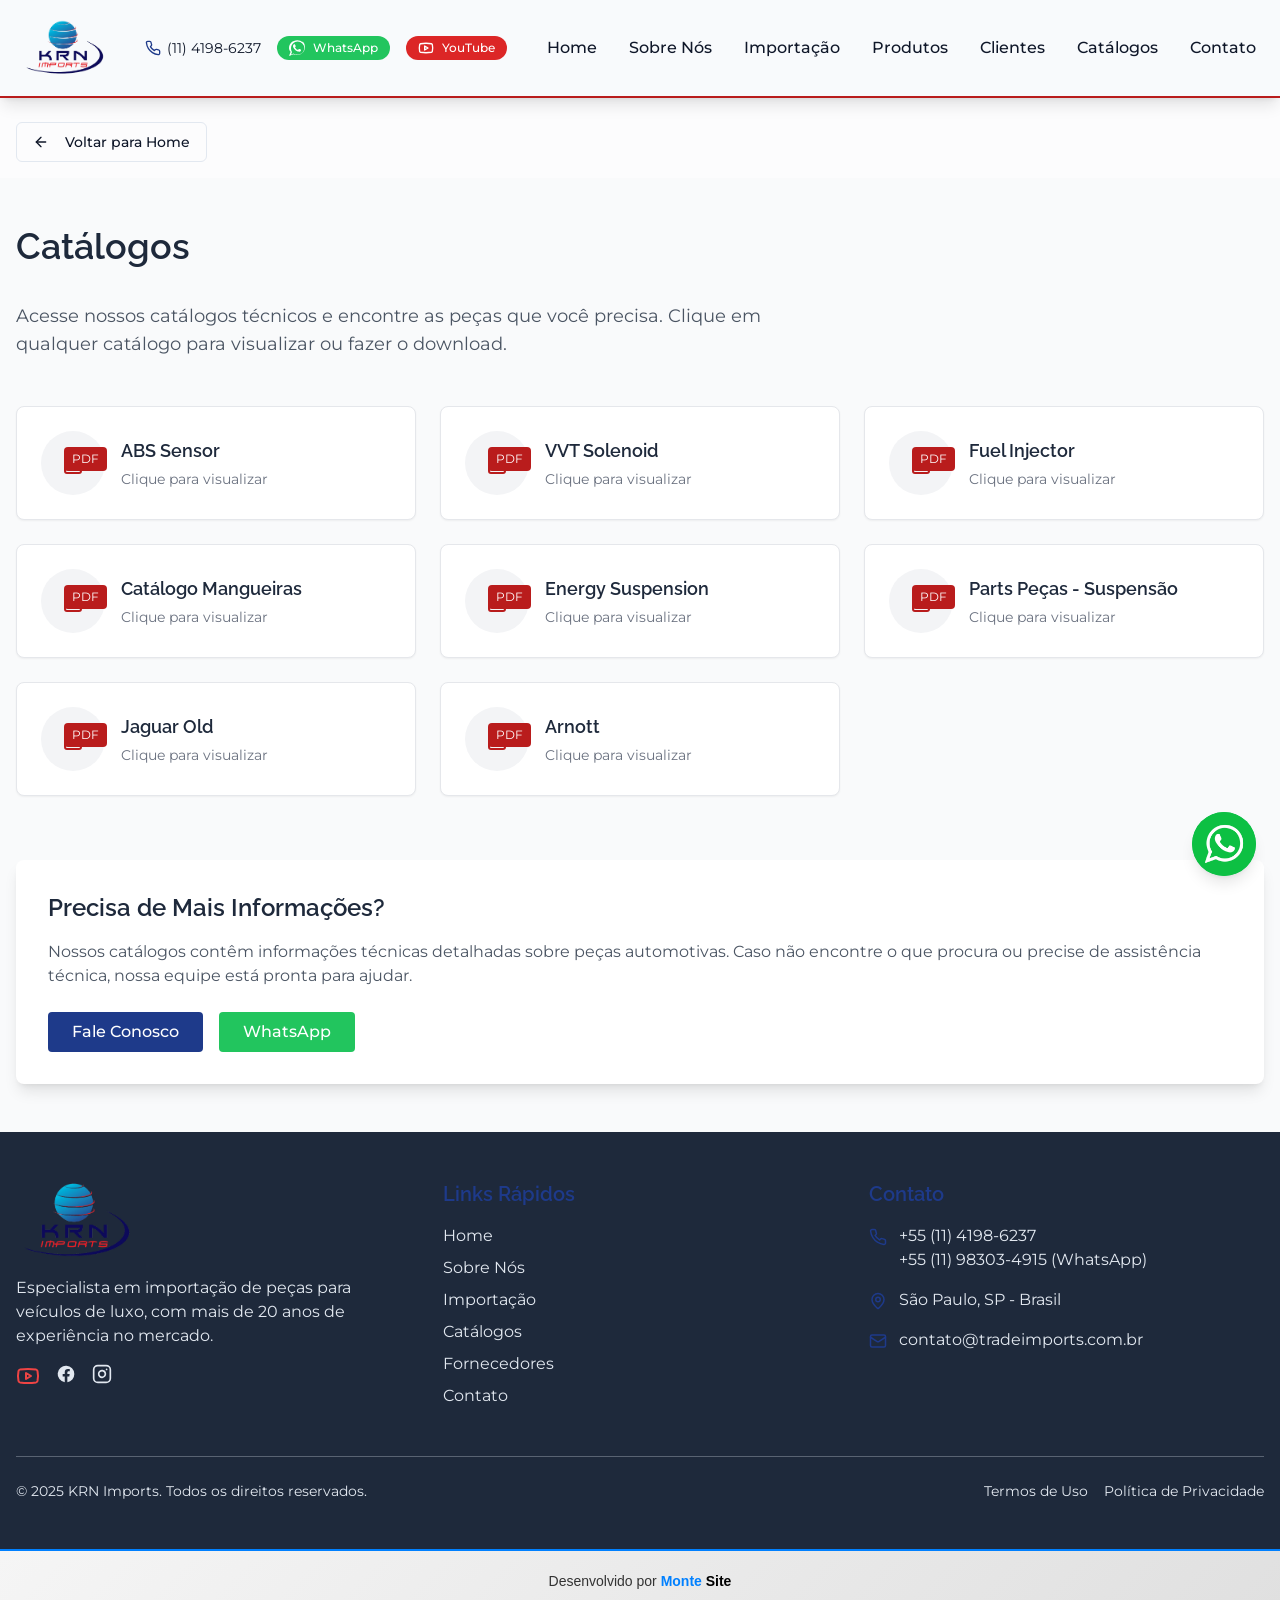
<file: catalogos.html>
<!DOCTYPE html>
<html lang="pt-BR">
<head>
  <meta charset="UTF-8">
  <meta name="viewport" content="width=device-width, initial-scale=1.0">
  <title>Catálogos Técnicos | KRN Imports</title>
  <meta name="description" content="Acesse os catálogos técnicos da KRN Imports e encontre as peças originais que você precisa para o seu veículo importado.">
  <meta name="author" content="KRN Imports">
  <meta name="robots" content="index, follow">
  <meta name="language" content="pt-BR">
  <meta name="geo.region" content="BR-SP">
  <meta name="geo.placename" content="São Paulo, Barueri">
  <meta name="geo.position" content="-23.5070971;-46.8688552">
  <meta name="ICBM" content="-23.5070971, -46.8688552">
  <link rel="canonical" href="https://krnimports.com.br/catalogos.html">
  <link rel="icon" href="lovable-uploads/krn-logo-header.png" type="image/png">

  <!-- Open Graph -->
  <meta property="og:title" content="Catálogos Técnicos | KRN Imports">
  <meta property="og:description" content="Acesse os catálogos técnicos da KRN Imports e encontre as peças originais que você precisa para o seu veículo importado.">
  <meta property="og:type" content="website">
  <meta property="og:url" content="https://krnimports.com.br/catalogos.html">
  <meta property="og:image" content="/lovable-uploads/07606789-617c-474a-984b-5aae0432ac4a.png">
  <meta property="og:image:width" content="1200">
  <meta property="og:image:height" content="630">
  <meta property="og:locale" content="pt_BR">
  <meta property="og:site_name" content="KRN Imports">

  <!-- Twitter -->
  <meta name="twitter:card" content="summary_large_image">
  <meta name="twitter:title" content="Catálogos Técnicos | KRN Imports">
  <meta name="twitter:description" content="Acesse os catálogos técnicos da KRN Imports e encontre as peças originais que você precisa para o seu veículo importado.">
  <meta name="twitter:image" content="/lovable-uploads/07606789-617c-474a-984b-5aae0432ac4a.png">

  <!-- Schema.org JSON-LD -->
  <script type="application/ld+json">
{
  "@context": "https://schema.org",
  "@type": "AutoPartsStore",
  "name": "KRN Imports",
  "alternateName": "KRN Imports - Importação Parts Peças Veículos Premium",
  "image": "https://krnimports.com.br/lovable-uploads/07606789-617c-474a-984b-5aae0432ac4a.png",
  "logo": "https://krnimports.com.br/lovable-uploads/krn-logo-header.png",
  "description": "Especialista em importação de peças originais para veículos de luxo BMW, Mercedes-Benz, Porsche, peças marítimas, Audi, Ferrari, Lamborghini. Peças OEM genuínas e peças navais.",
  "url": "https://krnimports.com.br/catalogos.html",
  "address": {
    "@type": "PostalAddress",
    "streetAddress": "R. Adelino Cardana, 293, Andar 22º - Und 2211, Bethaville I",
    "addressLocality": "Barueri",
    "addressRegion": "SP",
    "postalCode": "06401-147",
    "addressCountry": "BR"
  },
  "geo": {
    "@type": "GeoCoordinates",
    "latitude": "-23.5070971",
    "longitude": "-46.8688552"
  },
  "telephone": "+55-11-4198-6237",
  "openingHoursSpecification": [
    {
      "@type": "OpeningHoursSpecification",
      "dayOfWeek": [
        "Monday",
        "Tuesday",
        "Wednesday",
        "Thursday",
        "Friday"
      ],
      "opens": "08:00",
      "closes": "18:00"
    }
  ],
  "priceRange": "$$",
  "sameAs": [
    "https://www.facebook.com/TradeImports/?ref=settings",
    "https://www.instagram.com/tradeimports/",
    "https://www.youtube.com/watch?v=Yam4yu3pWxs"
  ],
  "areaServed": {
    "@type": "Country",
    "name": "Brasil"
  }
}
  </script>

  <link rel="stylesheet" href="assets/styles.css">

  <!-- Google Tag Manager -->
  <script>(function(w,d,s,l,i){w[l]=w[l]||[];w[l].push({'gtm.start':
  new Date().getTime(),event:'gtm.js'});var f=d.getElementsByTagName(s)[0],
  j=d.createElement(s),dl=l!='dataLayer'?'&l='+l:'';j.async=true;j.src=
  'https://www.googletagmanager.com/gtm.js?id='+i+dl;f.parentNode.insertBefore(j,f);
  })(window,document,'script','dataLayer','GTM-WVDZZGV8');</script>
  <!-- End Google Tag Manager -->
</head>
<body>
  <!-- Google Tag Manager (noscript) -->
  <noscript><iframe src="https://www.googletagmanager.com/ns.html?id=GTM-WVDZZGV8"
  height="0" width="0" style="display:none;visibility:hidden"></iframe></noscript>
  <!-- End Google Tag Manager (noscript) -->

  <div class="flex flex-col min-h-screen">
      <header class="sticky top-0 z-50 bg-usawhite shadow-lg border-b-2 border-usared">
        <div class="container mx-auto px-4 max-w-full">
          <div class="flex items-center justify-between py-4">
            <div class="flex-shrink-0">
              <a class="block" href="index.html">
                <img class="h-12 md:h-14 lg:h-16" src="lovable-uploads/krn-logo-header.png" alt="KRN Imports Logo"/>
              </a>
            </div>
            <div class="hidden md:flex items-center gap-3 lg:gap-4">
              <div class="flex items-center gap-1.5">
                <svg class="text-usablue flex-shrink-0" width="16" height="16" viewBox="0 0 24 24" fill="none" stroke="currentColor" stroke-width="2" stroke-linecap="round" stroke-linejoin="round" ><path d="M22 16.92v3a2 2 0 0 1-2.18 2 19.79 19.79 0 0 1-8.63-3.07 19.5 19.5 0 0 1-6-6 19.79 19.79 0 0 1-3.07-8.67A2 2 0 0 1 4.11 2h3a2 2 0 0 1 2 1.72c.127.96.361 1.902.7 2.81a2 2 0 0 1-.45 2.11L8.09 9.91a16 16 0 0 0 6 6l1.27-1.27a2 2 0 0 1 2.11-.45c.908.339 1.85.573 2.81.7A2 2 0 0 1 22 16.92z"/></svg>
                <a class="text-xs lg:text-sm hover:text-usablue transition-colors whitespace-nowrap" href="tel:+551141986237">
                  (11) 4198-6237
                </a>
              </div>
              <a class="flex items-center gap-2 bg-green-500 text-white px-3 py-1 rounded-full hover:bg-green-600 transition-colors text-sm" href="https://wa.me/5511983034915" target="_blank" rel="noopener noreferrer">
                <svg class="w-4 h-4" viewBox="0 0 24 24" fill="currentColor"><path d="M17.472 14.382c-.297-.149-1.758-.867-2.03-.967-.273-.099-.471-.148-.67.15-.197.297-.767.966-.94 1.164-.173.199-.347.223-.644.075-.297-.15-1.255-.463-2.39-1.475-.883-.788-1.48-1.761-1.653-2.059-.173-.297-.018-.458.13-.606.134-.133.298-.347.446-.52.149-.174.198-.298.297-.497.1-.198.05-.371-.025-.52-.075-.149-.669-1.612-.916-2.207-.242-.579-.487-.5-.669-.51-.173-.008-.371-.01-.57-.01-.198 0-.52.074-.792.372-.272.297-1.04 1.016-1.04 2.479 0 1.462 1.065 2.875 1.213 3.074.149.198 2.096 3.2 5.077 4.487.709.306 1.262.489 1.694.625.712.227 1.36.195 1.871.118.571-.085 1.758-.719 2.006-1.413.248-.694.248-1.289.173-1.413-.074-.124-.272-.198-.57-.347z"/><path d="M20.52 3.449a12.532 12.532 0 0 0-3.566-2.314 12.54 12.54 0 0 0-4.629-.9C5.36.247 0 5.608 0 12.068c0 2.073.846 4.077 2.45 5.682h.002L0 24l6.398-2.49a12.062 12.062 0 0 0 5.208 1.164h.004c6.966 0 12.33-5.354 12.335-11.91a12.58 12.58 0 0 0-3.425-9.065zm-8.03 18.44h-.3a9.873 9.873 0 0 1-5.031-1.378l-.365-.214-3.75 1.459 1.485-3.687-.235-.374A9.88 9.88 0 0 1 3.11 12.077c0-5.446 4.433-9.879 9.886-9.879a9.866 9.866 0 0 1 7.021 2.911 9.88 9.88 0 0 1 2.891 7.022c-.003 5.446-4.436 9.878-9.885 9.878z"/></svg>
                <span class="text-xs font-medium">
                  WhatsApp
                </span>
              </a>
              <a class="flex items-center gap-2 bg-red-600 text-white px-3 py-1 rounded-full hover:bg-red-700 transition-colors text-sm animate-pulse" href="https://www.youtube.com/watch?v=Yam4yu3pWxs" target="_blank" rel="noopener noreferrer">
                <svg class="" width="16" height="16" viewBox="0 0 24 24" fill="none" stroke="currentColor" stroke-width="2" stroke-linecap="round" stroke-linejoin="round" ><path d="M2.5 17a24.12 24.12 0 0 1 0-10 2 2 0 0 1 1.4-1.4 49.56 49.56 0 0 1 16.2 0A2 2 0 0 1 21.5 7a24.12 24.12 0 0 1 0 10 2 2 0 0 1-1.4 1.4 49.55 49.55 0 0 1-16.2 0A2 2 0 0 1 2.5 17"/><path d="m10 15 5-3-5-3z"/></svg>
                <span class="text-xs font-medium">
                  YouTube
                </span>
              </a>
            </div>
            <nav class="hidden lg:flex items-center space-x-2 xl:space-x-4">
              <a class="nav-link whitespace-nowrap" href="index.html">
                Home
              </a>
              <a class="nav-link whitespace-nowrap" href="sobre-nos.html">
                Sobre Nós
              </a>
              <a class="nav-link whitespace-nowrap" href="importacao.html">
                Importação
              </a>
              <a class="nav-link bg-transparent border-none cursor-pointer whitespace-nowrap" href="index.html#featured-products" data-scroll-to="featured-products">Produtos</a>
              <a class="nav-link whitespace-nowrap" href="clientes.html">
                Clientes
              </a>
              <a class="nav-link whitespace-nowrap" href="catalogos.html">
                Catálogos
              </a>
              <a class="nav-link whitespace-nowrap" href="contato.html">
                Contato
              </a>
            </nav>
            <button class="lg:hidden p-2" aria-label="Menu" data-menu-toggle>
              <span data-icon-open><svg class="" width="24" height="24" viewBox="0 0 24 24" fill="none" stroke="currentColor" stroke-width="2" stroke-linecap="round" stroke-linejoin="round" ><line x1="4" x2="20" y1="6" y2="6"/><line x1="4" x2="20" y1="12" y2="12"/><line x1="4" x2="20" y1="18" y2="18"/></svg></span>
              <span data-icon-close style="display:none"><svg class="" width="24" height="24" viewBox="0 0 24 24" fill="none" stroke="currentColor" stroke-width="2" stroke-linecap="round" stroke-linejoin="round" ><path d="M18 6 6 18"/><path d="m6 6 12 12"/></svg></span>
            </button>
          </div>
          <div class="hidden lg:hidden py-4 border-t border-usasilver" data-mobile-menu>
            <nav class="flex flex-col space-y-4">
              <a class="nav-link" href="index.html">Home</a>
              <a class="nav-link" href="sobre-nos.html">Sobre Nós</a>
              <a class="nav-link" href="importacao.html">Importação</a>
              <a class="nav-link bg-transparent border-none cursor-pointer text-left" href="index.html#featured-products" data-scroll-to="featured-products">Produtos</a>
              <a class="nav-link" href="clientes.html">Clientes</a>
              <a class="nav-link" href="catalogos.html">Catálogos</a>
              <a class="nav-link" href="contato.html">Contato</a>
              <div class="flex flex-col space-y-3 pt-2">
                <div class="flex items-center gap-2 pt-2">
                  <svg class="text-usablue" width="18" height="18" viewBox="0 0 24 24" fill="none" stroke="currentColor" stroke-width="2" stroke-linecap="round" stroke-linejoin="round" ><path d="M22 16.92v3a2 2 0 0 1-2.18 2 19.79 19.79 0 0 1-8.63-3.07 19.5 19.5 0 0 1-6-6 19.79 19.79 0 0 1-3.07-8.67A2 2 0 0 1 4.11 2h3a2 2 0 0 1 2 1.72c.127.96.361 1.902.7 2.81a2 2 0 0 1-.45 2.11L8.09 9.91a16 16 0 0 0 6 6l1.27-1.27a2 2 0 0 1 2.11-.45c.908.339 1.85.573 2.81.7A2 2 0 0 1 22 16.92z"/></svg>
                  <a class="text-sm hover:text-usablue transition-colors" href="tel:+551141986237">+55 (11) 4198-6237</a>
                </div>
                <a class="flex items-center gap-2 bg-green-500 text-white px-3 py-1.5 rounded-full hover:bg-green-600 transition-colors w-fit" href="https://wa.me/5511983034915" target="_blank" rel="noopener noreferrer">
                  <svg class="w-4 h-4" viewBox="0 0 24 24" fill="currentColor"><path d="M17.472 14.382c-.297-.149-1.758-.867-2.03-.967-.273-.099-.471-.148-.67.15-.197.297-.767.966-.94 1.164-.173.199-.347.223-.644.075-.297-.15-1.255-.463-2.39-1.475-.883-.788-1.48-1.761-1.653-2.059-.173-.297-.018-.458.13-.606.134-.133.298-.347.446-.52.149-.174.198-.298.297-.497.1-.198.05-.371-.025-.52-.075-.149-.669-1.612-.916-2.207-.242-.579-.487-.5-.669-.51-.173-.008-.371-.01-.57-.01-.198 0-.52.074-.792.372-.272.297-1.04 1.016-1.04 2.479 0 1.462 1.065 2.875 1.213 3.074.149.198 2.096 3.2 5.077 4.487.709.306 1.262.489 1.694.625.712.227 1.36.195 1.871.118.571-.085 1.758-.719 2.006-1.413.248-.694.248-1.289.173-1.413-.074-.124-.272-.198-.57-.347z"/><path d="M20.52 3.449a12.532 12.532 0 0 0-3.566-2.314 12.54 12.54 0 0 0-4.629-.9C5.36.247 0 5.608 0 12.068c0 2.073.846 4.077 2.45 5.682h.002L0 24l6.398-2.49a12.062 12.062 0 0 0 5.208 1.164h.004c6.966 0 12.33-5.354 12.335-11.91a12.58 12.58 0 0 0-3.425-9.065zm-8.03 18.44h-.3a9.873 9.873 0 0 1-5.031-1.378l-.365-.214-3.75 1.459 1.485-3.687-.235-.374A9.88 9.88 0 0 1 3.11 12.077c0-5.446 4.433-9.879 9.886-9.879a9.866 9.866 0 0 1 7.021 2.911 9.88 9.88 0 0 1 2.891 7.022c-.003 5.446-4.436 9.878-9.885 9.878z"/></svg>
                  <span class="text-xs font-medium">WhatsApp</span>
                </a>
                <a class="flex items-center gap-2 bg-red-600 text-white px-3 py-1.5 rounded-full hover:bg-red-700 transition-colors w-fit animate-pulse" href="https://www.youtube.com/watch?v=Yam4yu3pWxs" target="_blank" rel="noopener noreferrer">
                  <svg class="" width="16" height="16" viewBox="0 0 24 24" fill="none" stroke="currentColor" stroke-width="2" stroke-linecap="round" stroke-linejoin="round" ><path d="M2.5 17a24.12 24.12 0 0 1 0-10 2 2 0 0 1 1.4-1.4 49.56 49.56 0 0 1 16.2 0A2 2 0 0 1 21.5 7a24.12 24.12 0 0 1 0 10 2 2 0 0 1-1.4 1.4 49.55 49.55 0 0 1-16.2 0A2 2 0 0 1 2.5 17"/><path d="m10 15 5-3-5-3z"/></svg>
                  <span class="text-xs font-medium">YouTube</span>
                </a>
              </div>
            </nav>
          </div>
        </div>
      </header>
      <main class="flex-grow">
        <div class="container mx-auto px-4 pt-6">
          <a href="index.html">
            <button class="inline-flex items-center justify-center gap-2 whitespace-nowrap rounded-md text-sm font-medium ring-offset-background transition-colors focus-visible:outline-none focus-visible:ring-2 focus-visible:ring-ring focus-visible:ring-offset-2 disabled:pointer-events-none disabled:opacity-50 [&_svg]:pointer-events-none [&_svg]:size-4 [&_svg]:shrink-0 border border-input bg-background hover:bg-accent hover:text-accent-foreground h-10 px-4 py-2 mb-4">
              <svg class="mr-2 h-4 w-4" width="24" height="24" viewBox="0 0 24 24" fill="none" stroke="currentColor" stroke-width="2" stroke-linecap="round" stroke-linejoin="round" ><path d="m12 19-7-7 7-7"/><path d="M19 12H5"/></svg>
              Voltar para Home
            </button>
          </a>
        </div>
        <div class="min-h-screen bg-gray-50 py-12">
          <div class="container mx-auto px-4">
            <div class="mb-12">
              <h1 class="section-title">
                Catálogos
              </h1>
              <p class="text-lg text-gray-600 max-w-3xl">
                Acesse nossos catálogos técnicos e encontre as peças que você precisa. Clique em qualquer catálogo para visualizar ou fazer o download.
              </p>
            </div>
            <div class="grid grid-cols-1 md:grid-cols-2 lg:grid-cols-3 gap-6">
              <div class="rounded-lg border text-card-foreground shadow-sm p-6 bg-white hover:shadow-lg transition-shadow duration-300 cursor-pointer group">
                <div class="flex items-center space-x-4">
                  <div class="flex-shrink-0">
                    <div class="w-16 h-16 bg-gray-100 rounded-full flex items-center justify-center group-hover:bg-tradeblue/10 transition-colors">
                      <svg class="text-tradered group-hover:text-tradeblue transition-colors" width="24" height="24" viewBox="0 0 24 24" fill="none" stroke="currentColor" stroke-width="2" stroke-linecap="round" stroke-linejoin="round" ><path d="M15 2H6a2 2 0 0 0-2 2v16a2 2 0 0 0 2 2h12a2 2 0 0 0 2-2V7Z"/><path d="M14 2v4a2 2 0 0 0 2 2h4"/><path d="M10 9H8"/><path d="M16 13H8"/><path d="M16 17H8"/></svg>
                      <div class="absolute bg-tradered text-white text-xs px-2 py-1 rounded -mt-2 ml-6">
                        PDF
                      </div>
                    </div>
                  </div>
                  <div class="flex-1">
                    <h3 class="text-lg font-semibold text-tradedark group-hover:text-tradeblue transition-colors">
                      ABS Sensor
                    </h3>
                    <p class="text-sm text-gray-500 mt-1">
                      Clique para visualizar
                    </p>
                  </div>
                </div>
              </div>
              <div class="rounded-lg border text-card-foreground shadow-sm p-6 bg-white hover:shadow-lg transition-shadow duration-300 cursor-pointer group">
                <div class="flex items-center space-x-4">
                  <div class="flex-shrink-0">
                    <div class="w-16 h-16 bg-gray-100 rounded-full flex items-center justify-center group-hover:bg-tradeblue/10 transition-colors">
                      <svg class="text-tradered group-hover:text-tradeblue transition-colors" width="24" height="24" viewBox="0 0 24 24" fill="none" stroke="currentColor" stroke-width="2" stroke-linecap="round" stroke-linejoin="round" ><path d="M15 2H6a2 2 0 0 0-2 2v16a2 2 0 0 0 2 2h12a2 2 0 0 0 2-2V7Z"/><path d="M14 2v4a2 2 0 0 0 2 2h4"/><path d="M10 9H8"/><path d="M16 13H8"/><path d="M16 17H8"/></svg>
                      <div class="absolute bg-tradered text-white text-xs px-2 py-1 rounded -mt-2 ml-6">
                        PDF
                      </div>
                    </div>
                  </div>
                  <div class="flex-1">
                    <h3 class="text-lg font-semibold text-tradedark group-hover:text-tradeblue transition-colors">
                      VVT Solenoid
                    </h3>
                    <p class="text-sm text-gray-500 mt-1">
                      Clique para visualizar
                    </p>
                  </div>
                </div>
              </div>
              <div class="rounded-lg border text-card-foreground shadow-sm p-6 bg-white hover:shadow-lg transition-shadow duration-300 cursor-pointer group">
                <div class="flex items-center space-x-4">
                  <div class="flex-shrink-0">
                    <div class="w-16 h-16 bg-gray-100 rounded-full flex items-center justify-center group-hover:bg-tradeblue/10 transition-colors">
                      <svg class="text-tradered group-hover:text-tradeblue transition-colors" width="24" height="24" viewBox="0 0 24 24" fill="none" stroke="currentColor" stroke-width="2" stroke-linecap="round" stroke-linejoin="round" ><path d="M15 2H6a2 2 0 0 0-2 2v16a2 2 0 0 0 2 2h12a2 2 0 0 0 2-2V7Z"/><path d="M14 2v4a2 2 0 0 0 2 2h4"/><path d="M10 9H8"/><path d="M16 13H8"/><path d="M16 17H8"/></svg>
                      <div class="absolute bg-tradered text-white text-xs px-2 py-1 rounded -mt-2 ml-6">
                        PDF
                      </div>
                    </div>
                  </div>
                  <div class="flex-1">
                    <h3 class="text-lg font-semibold text-tradedark group-hover:text-tradeblue transition-colors">
                      Fuel Injector
                    </h3>
                    <p class="text-sm text-gray-500 mt-1">
                      Clique para visualizar
                    </p>
                  </div>
                </div>
              </div>
              <div class="rounded-lg border text-card-foreground shadow-sm p-6 bg-white hover:shadow-lg transition-shadow duration-300 cursor-pointer group">
                <div class="flex items-center space-x-4">
                  <div class="flex-shrink-0">
                    <div class="w-16 h-16 bg-gray-100 rounded-full flex items-center justify-center group-hover:bg-tradeblue/10 transition-colors">
                      <svg class="text-tradered group-hover:text-tradeblue transition-colors" width="24" height="24" viewBox="0 0 24 24" fill="none" stroke="currentColor" stroke-width="2" stroke-linecap="round" stroke-linejoin="round" ><path d="M15 2H6a2 2 0 0 0-2 2v16a2 2 0 0 0 2 2h12a2 2 0 0 0 2-2V7Z"/><path d="M14 2v4a2 2 0 0 0 2 2h4"/><path d="M10 9H8"/><path d="M16 13H8"/><path d="M16 17H8"/></svg>
                      <div class="absolute bg-tradered text-white text-xs px-2 py-1 rounded -mt-2 ml-6">
                        PDF
                      </div>
                    </div>
                  </div>
                  <div class="flex-1">
                    <h3 class="text-lg font-semibold text-tradedark group-hover:text-tradeblue transition-colors">
                      Catálogo Mangueiras
                    </h3>
                    <p class="text-sm text-gray-500 mt-1">
                      Clique para visualizar
                    </p>
                  </div>
                </div>
              </div>
              <div class="rounded-lg border text-card-foreground shadow-sm p-6 bg-white hover:shadow-lg transition-shadow duration-300 cursor-pointer group">
                <div class="flex items-center space-x-4">
                  <div class="flex-shrink-0">
                    <div class="w-16 h-16 bg-gray-100 rounded-full flex items-center justify-center group-hover:bg-tradeblue/10 transition-colors">
                      <svg class="text-tradered group-hover:text-tradeblue transition-colors" width="24" height="24" viewBox="0 0 24 24" fill="none" stroke="currentColor" stroke-width="2" stroke-linecap="round" stroke-linejoin="round" ><path d="M15 2H6a2 2 0 0 0-2 2v16a2 2 0 0 0 2 2h12a2 2 0 0 0 2-2V7Z"/><path d="M14 2v4a2 2 0 0 0 2 2h4"/><path d="M10 9H8"/><path d="M16 13H8"/><path d="M16 17H8"/></svg>
                      <div class="absolute bg-tradered text-white text-xs px-2 py-1 rounded -mt-2 ml-6">
                        PDF
                      </div>
                    </div>
                  </div>
                  <div class="flex-1">
                    <h3 class="text-lg font-semibold text-tradedark group-hover:text-tradeblue transition-colors">
                      Energy Suspension
                    </h3>
                    <p class="text-sm text-gray-500 mt-1">
                      Clique para visualizar
                    </p>
                  </div>
                </div>
              </div>
              <div class="rounded-lg border text-card-foreground shadow-sm p-6 bg-white hover:shadow-lg transition-shadow duration-300 cursor-pointer group">
                <div class="flex items-center space-x-4">
                  <div class="flex-shrink-0">
                    <div class="w-16 h-16 bg-gray-100 rounded-full flex items-center justify-center group-hover:bg-tradeblue/10 transition-colors">
                      <svg class="text-tradered group-hover:text-tradeblue transition-colors" width="24" height="24" viewBox="0 0 24 24" fill="none" stroke="currentColor" stroke-width="2" stroke-linecap="round" stroke-linejoin="round" ><path d="M15 2H6a2 2 0 0 0-2 2v16a2 2 0 0 0 2 2h12a2 2 0 0 0 2-2V7Z"/><path d="M14 2v4a2 2 0 0 0 2 2h4"/><path d="M10 9H8"/><path d="M16 13H8"/><path d="M16 17H8"/></svg>
                      <div class="absolute bg-tradered text-white text-xs px-2 py-1 rounded -mt-2 ml-6">
                        PDF
                      </div>
                    </div>
                  </div>
                  <div class="flex-1">
                    <h3 class="text-lg font-semibold text-tradedark group-hover:text-tradeblue transition-colors">
                      Parts Peças - Suspensão
                    </h3>
                    <p class="text-sm text-gray-500 mt-1">
                      Clique para visualizar
                    </p>
                  </div>
                </div>
              </div>
              <div class="rounded-lg border text-card-foreground shadow-sm p-6 bg-white hover:shadow-lg transition-shadow duration-300 cursor-pointer group">
                <div class="flex items-center space-x-4">
                  <div class="flex-shrink-0">
                    <div class="w-16 h-16 bg-gray-100 rounded-full flex items-center justify-center group-hover:bg-tradeblue/10 transition-colors">
                      <svg class="text-tradered group-hover:text-tradeblue transition-colors" width="24" height="24" viewBox="0 0 24 24" fill="none" stroke="currentColor" stroke-width="2" stroke-linecap="round" stroke-linejoin="round" ><path d="M15 2H6a2 2 0 0 0-2 2v16a2 2 0 0 0 2 2h12a2 2 0 0 0 2-2V7Z"/><path d="M14 2v4a2 2 0 0 0 2 2h4"/><path d="M10 9H8"/><path d="M16 13H8"/><path d="M16 17H8"/></svg>
                      <div class="absolute bg-tradered text-white text-xs px-2 py-1 rounded -mt-2 ml-6">
                        PDF
                      </div>
                    </div>
                  </div>
                  <div class="flex-1">
                    <h3 class="text-lg font-semibold text-tradedark group-hover:text-tradeblue transition-colors">
                      Jaguar Old
                    </h3>
                    <p class="text-sm text-gray-500 mt-1">
                      Clique para visualizar
                    </p>
                  </div>
                </div>
              </div>
              <div class="rounded-lg border text-card-foreground shadow-sm p-6 bg-white hover:shadow-lg transition-shadow duration-300 cursor-pointer group">
                <div class="flex items-center space-x-4">
                  <div class="flex-shrink-0">
                    <div class="w-16 h-16 bg-gray-100 rounded-full flex items-center justify-center group-hover:bg-tradeblue/10 transition-colors">
                      <svg class="text-tradered group-hover:text-tradeblue transition-colors" width="24" height="24" viewBox="0 0 24 24" fill="none" stroke="currentColor" stroke-width="2" stroke-linecap="round" stroke-linejoin="round" ><path d="M15 2H6a2 2 0 0 0-2 2v16a2 2 0 0 0 2 2h12a2 2 0 0 0 2-2V7Z"/><path d="M14 2v4a2 2 0 0 0 2 2h4"/><path d="M10 9H8"/><path d="M16 13H8"/><path d="M16 17H8"/></svg>
                      <div class="absolute bg-tradered text-white text-xs px-2 py-1 rounded -mt-2 ml-6">
                        PDF
                      </div>
                    </div>
                  </div>
                  <div class="flex-1">
                    <h3 class="text-lg font-semibold text-tradedark group-hover:text-tradeblue transition-colors">
                      Arnott
                    </h3>
                    <p class="text-sm text-gray-500 mt-1">
                      Clique para visualizar
                    </p>
                  </div>
                </div>
              </div>
            </div>
            <div class="mt-16 bg-white rounded-lg p-8 shadow-lg">
              <h2 class="text-2xl font-semibold mb-4 text-tradedark">
                Precisa de Mais Informações?
              </h2>
              <p class="text-gray-600 mb-6">
                Nossos catálogos contêm informações técnicas detalhadas sobre peças automotivas. Caso não encontre o que procura ou precise de assistência técnica, nossa equipe está pronta para ajudar.
              </p>
              <div class="flex flex-wrap gap-4">
                <a class="bg-tradeblue text-white px-6 py-2 rounded hover:bg-tradeblue-dark transition-colors font-medium" href="tel:+551141986237">
                  Fale Conosco
                </a>
                <a class="bg-green-500 text-white px-6 py-2 rounded hover:bg-green-600 transition-colors font-medium" href="https://wa.me/5511983034915" target="_blank" rel="noopener noreferrer">
                  WhatsApp
                </a>
              </div>
            </div>
          </div>
        </div>
      </main>
      <footer class="bg-usanavy text-white">
        <div class="container mx-auto px-4 py-12 max-w-full">
          <div class="grid grid-cols-1 md:grid-cols-2 lg:grid-cols-3 gap-8">
            <div>
              <div class="mb-4">
                <a href="index.html">
                  <img class="h-20" src="lovable-uploads/krn-logo-footer.png" alt="KRN Imports Logo"/>
                </a>
              </div>
              <p class="text-usasilver mb-4">
                Especialista em importação de peças para veículos de luxo, com mais de 20 anos de experiência no mercado.
              </p>
              <div class="flex space-x-4">
                <a class="text-red-500 hover:text-red-400 transition-colors" href="https://www.youtube.com/watch?v=Yam4yu3pWxs" target="_blank" rel="noopener noreferrer" title="Nosso canal no YouTube">
                  <svg class="w-6 h-6" width="24" height="24" viewBox="0 0 24 24" fill="none" stroke="currentColor" stroke-width="2" stroke-linecap="round" stroke-linejoin="round" ><path d="M2.5 17a24.12 24.12 0 0 1 0-10 2 2 0 0 1 1.4-1.4 49.56 49.56 0 0 1 16.2 0A2 2 0 0 1 21.5 7a24.12 24.12 0 0 1 0 10 2 2 0 0 1-1.4 1.4 49.55 49.55 0 0 1-16.2 0A2 2 0 0 1 2.5 17"/><path d="m10 15 5-3-5-3z"/></svg>
                </a>
                <a class="text-usasilver hover:text-usablue transition-colors" href="https://www.facebook.com/TradeImports/?ref=settings" target="_blank" rel="noopener noreferrer">
                  <svg class="w-5 h-5" viewBox="0 0 24 24" fill="currentColor"><path d="M22 12a10 10 0 1 0-11.5 9.87v-6.99h-2.5v-2.88h2.5V9.8c0-2.5 1.49-3.89 3.78-3.89 1.09 0 2.23.2 2.23.2v2.46h-1.26c-1.24 0-1.63.77-1.63 1.56v1.87h2.78l-.45 2.88h-2.33v6.99A10 10 0 0 0 22 12z"/></svg>
                </a>
                <a class="text-usasilver hover:text-usablue transition-colors" href="https://www.instagram.com/tradeimports/" target="_blank" rel="noopener noreferrer">
                  <svg class="w-5 h-5" viewBox="0 0 24 24" fill="none" stroke="currentColor" stroke-width="2" stroke-linecap="round" stroke-linejoin="round"><rect width="20" height="20" x="2" y="2" rx="5" ry="5"/><path d="M16 11.37A4 4 0 1 1 12.63 8 4 4 0 0 1 16 11.37z"/><line x1="17.5" x2="17.51" y1="6.5" y2="6.5"/></svg>
                </a>
              </div>
            </div>
            <div>
              <h3 class="text-xl font-semibold mb-4 text-usablue">
                Links Rápidos
              </h3>
              <ul class="space-y-2">
                <li>
                  <a class="text-usasilver hover:text-usablue transition-colors" href="index.html">
                    Home
                  </a>
                </li>
                <li>
                  <a class="text-usasilver hover:text-usablue transition-colors" href="sobre-nos.html">
                    Sobre Nós
                  </a>
                </li>
                <li>
                  <a class="text-usasilver hover:text-usablue transition-colors" href="importacao.html">
                    Importação
                  </a>
                </li>
                <li>
                  <a class="text-usasilver hover:text-usablue transition-colors" href="catalogos.html">
                    Catálogos
                  </a>
                </li>
                <li>
                  <a class="text-usasilver hover:text-usablue transition-colors" href="clientes.html">
                    Fornecedores
                  </a>
                </li>
                <li>
                  <a class="text-usasilver hover:text-usablue transition-colors" href="contato.html">
                    Contato
                  </a>
                </li>
              </ul>
            </div>
            <div>
              <h3 class="text-xl font-semibold mb-4 text-usablue">
                Contato
              </h3>
              <ul class="space-y-4">
                <li class="flex items-start space-x-3">
                  <svg class="text-usablue mt-1" width="18" height="18" viewBox="0 0 24 24" fill="none" stroke="currentColor" stroke-width="2" stroke-linecap="round" stroke-linejoin="round" ><path d="M22 16.92v3a2 2 0 0 1-2.18 2 19.79 19.79 0 0 1-8.63-3.07 19.5 19.5 0 0 1-6-6 19.79 19.79 0 0 1-3.07-8.67A2 2 0 0 1 4.11 2h3a2 2 0 0 1 2 1.72c.127.96.361 1.902.7 2.81a2 2 0 0 1-.45 2.11L8.09 9.91a16 16 0 0 0 6 6l1.27-1.27a2 2 0 0 1 2.11-.45c.908.339 1.85.573 2.81.7A2 2 0 0 1 22 16.92z"/></svg>
                  <div>
                    <p class="text-usasilver">
                      +55 (11) 4198-6237
                    </p>
                    <p class="text-usasilver">
                      +55 (11) 98303-4915 (WhatsApp)
                    </p>
                  </div>
                </li>
                <li class="flex items-start space-x-3">
                  <svg class="text-usablue mt-1" width="18" height="18" viewBox="0 0 24 24" fill="none" stroke="currentColor" stroke-width="2" stroke-linecap="round" stroke-linejoin="round" ><path d="M20 10c0 4.993-5.539 10.193-7.399 11.799a1 1 0 0 1-1.202 0C9.539 20.193 4 14.993 4 10a8 8 0 0 1 16 0"/><circle cx="12" cy="10" r="3"/></svg>
                  <p class="text-usasilver">
                    São Paulo, SP - Brasil
                  </p>
                </li>
                <li class="flex items-start space-x-3">
                  <svg class="text-usablue mt-1" width="18" height="18" viewBox="0 0 24 24" fill="none" stroke="currentColor" stroke-width="2" stroke-linecap="round" stroke-linejoin="round" ><rect width="20" height="16" x="2" y="4" rx="2"/><path d="m22 7-8.97 5.7a1.94 1.94 0 0 1-2.06 0L2 7"/></svg>
                  <p class="text-usasilver">
                    contato@tradeimports.com.br
                  </p>
                </li>
              </ul>
            </div>
          </div>
          <div class="border-t border-usasilver/30 mt-12 pt-6 text-usasilver text-sm">
            <div class="flex flex-col md:flex-row justify-between items-center space-y-4 md:space-y-0">
              <p>
                © 2025 KRN Imports. Todos os direitos reservados.
              </p>
              <div class="flex flex-wrap justify-center md:justify-end space-x-4">
                <a class="hover:text-usablue transition-colors" href="termos-uso.html">
                  Termos de Uso
                </a>
                <a class="hover:text-usablue transition-colors" href="politica-privacidade.html">
                  Política de Privacidade
                </a>
              </div>
            </div>
          </div>
        </div>
      </footer>
      <a class="fixed bottom-6 right-6 z-50 w-16 h-16 bg-green-500 hover:bg-green-600 rounded-full shadow-lg hover:shadow-xl transition-all duration-300 transform hover:scale-110 animate-float" href="https://wa.me/5511983034915" target="_blank" rel="noopener noreferrer" aria-label="Contato via WhatsApp">
        <img class="w-full h-full rounded-full object-cover" src="lovable-uploads/60b9f84d-84a2-4db9-a060-8590367ff3f7.png" alt="WhatsApp"/>
      </a>
    </div>
  <div id="montesite-footer-badge">
    <div style="
  display: flex;
  align-items: center;
  justify-content: center;
  padding: 20px;
  background: linear-gradient(135deg, #f5f5f5 0%, #e0e0e0 100%);
  font-family: 'Arial', sans-serif;
  border-top: 2px solid #0080FF;
">
      <a href="https://lp.montesite.com.br/" style="
       text-decoration: none;
       color: #333;
       font-size: 14px;
       font-weight: 500;
       transition: transform 0.2s;
       display: inline-block;
     " target="_blank" rel="noopener noreferrer">
        Desenvolvido por
        <span style="color: #0080FF; font-weight: 700;">
          Monte
        </span>
        <span style="color: #000; font-weight: 700;">
          Site
        </span>
      </a>
    </div>
  </div>
  <script src="assets/script.js"></script>

  <!-- IMPORTANT: DO NOT REMOVE THIS SCRIPT TAG OR THIS VERY COMMENT! -->
  <script src="https://cdn.gpteng.co/gptengineer.js" type="module"></script>
</body>
</html>
</file>
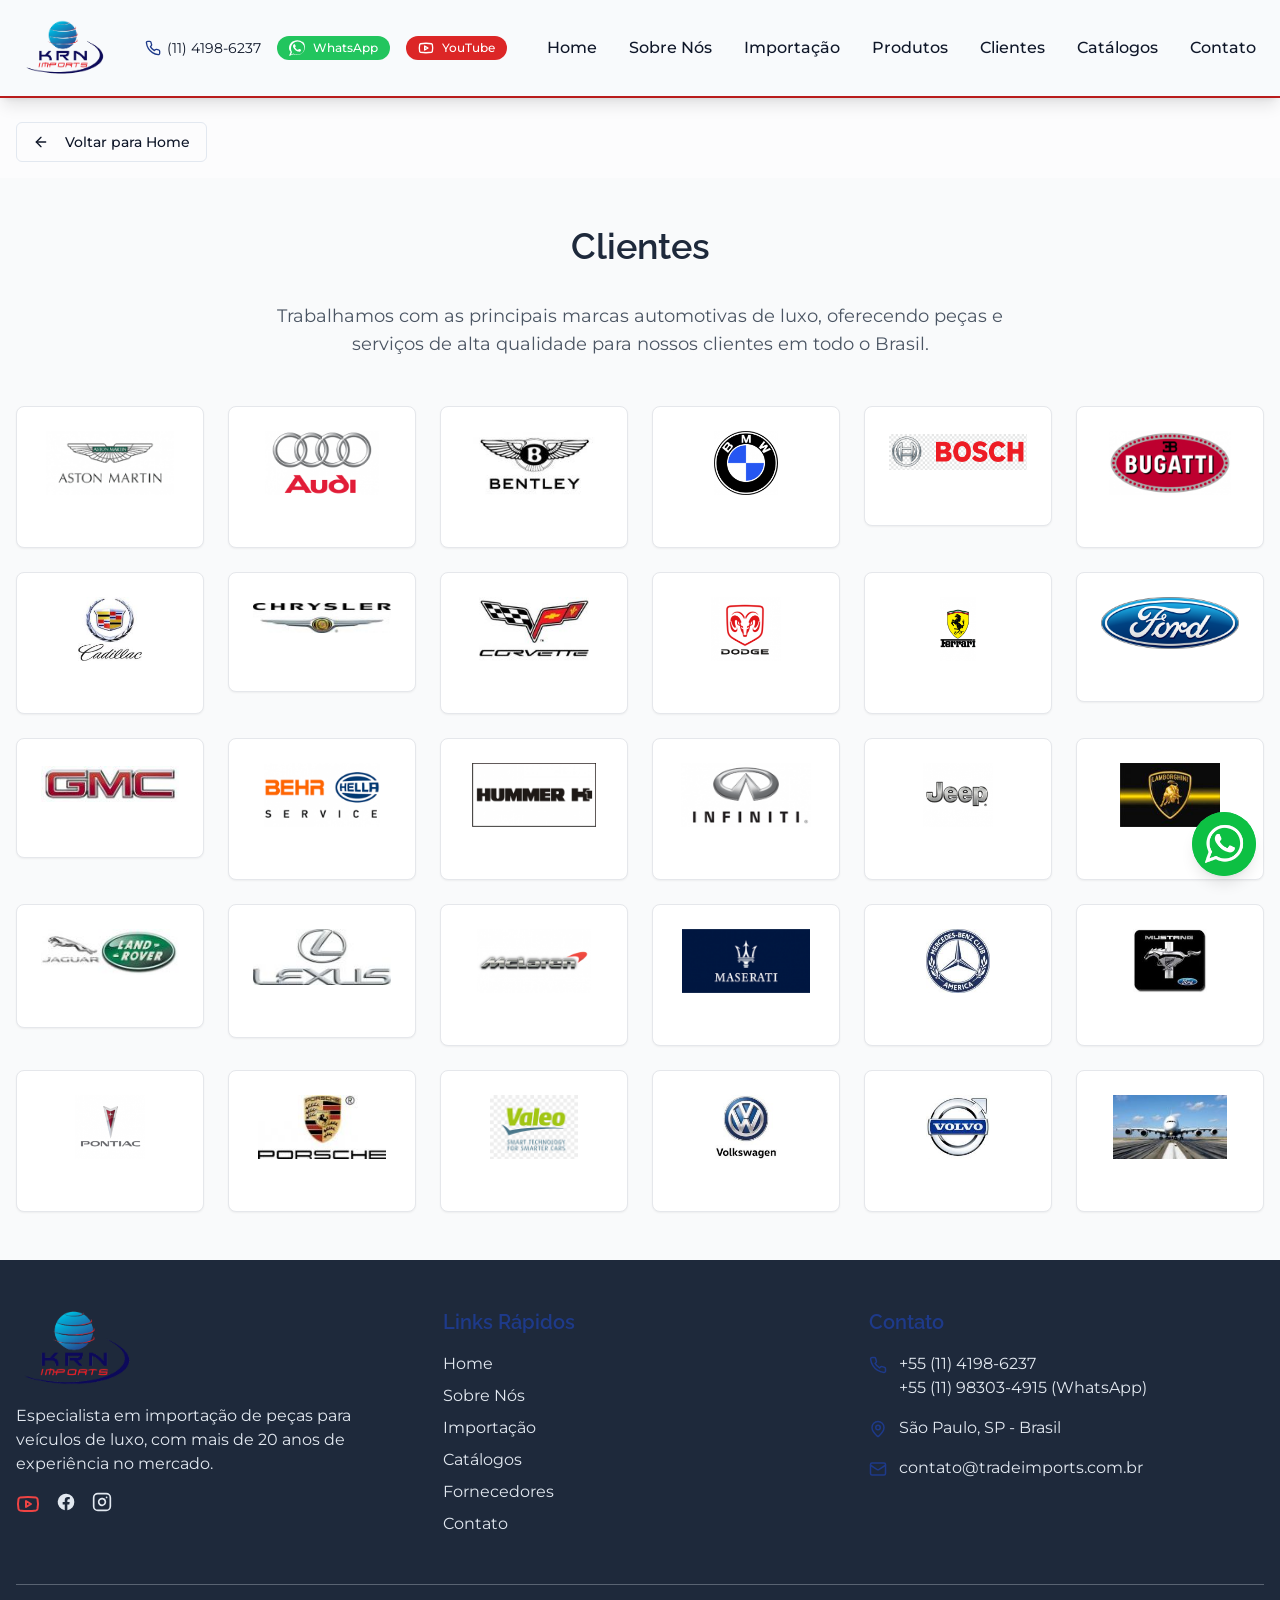
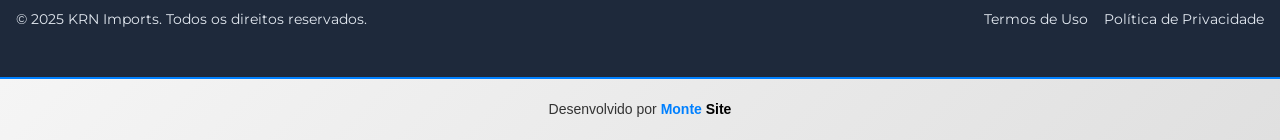
<file: clientes.html>
<!DOCTYPE html>
<html lang="pt-BR">
<head>
  <meta charset="UTF-8">
  <meta name="viewport" content="width=device-width, initial-scale=1.0">
  <title>Clientes e Marcas Atendidas | KRN Imports</title>
  <meta name="description" content="Conheça as principais marcas automotivas de luxo atendidas pela KRN Imports: BMW, Mercedes-Benz, Porsche, Ferrari, Audi e muito mais.">
  <meta name="author" content="KRN Imports">
  <meta name="robots" content="index, follow">
  <meta name="language" content="pt-BR">
  <meta name="geo.region" content="BR-SP">
  <meta name="geo.placename" content="São Paulo, Barueri">
  <meta name="geo.position" content="-23.5070971;-46.8688552">
  <meta name="ICBM" content="-23.5070971, -46.8688552">
  <link rel="canonical" href="https://krnimports.com.br/clientes.html">
  <link rel="icon" href="lovable-uploads/krn-logo-header.png" type="image/png">

  <!-- Open Graph -->
  <meta property="og:title" content="Clientes e Marcas Atendidas | KRN Imports">
  <meta property="og:description" content="Conheça as principais marcas automotivas de luxo atendidas pela KRN Imports: BMW, Mercedes-Benz, Porsche, Ferrari, Audi e muito mais.">
  <meta property="og:type" content="website">
  <meta property="og:url" content="https://krnimports.com.br/clientes.html">
  <meta property="og:image" content="/lovable-uploads/07606789-617c-474a-984b-5aae0432ac4a.png">
  <meta property="og:image:width" content="1200">
  <meta property="og:image:height" content="630">
  <meta property="og:locale" content="pt_BR">
  <meta property="og:site_name" content="KRN Imports">

  <!-- Twitter -->
  <meta name="twitter:card" content="summary_large_image">
  <meta name="twitter:title" content="Clientes e Marcas Atendidas | KRN Imports">
  <meta name="twitter:description" content="Conheça as principais marcas automotivas de luxo atendidas pela KRN Imports: BMW, Mercedes-Benz, Porsche, Ferrari, Audi e muito mais.">
  <meta name="twitter:image" content="/lovable-uploads/07606789-617c-474a-984b-5aae0432ac4a.png">

  <!-- Schema.org JSON-LD -->
  <script type="application/ld+json">
{
  "@context": "https://schema.org",
  "@type": "AutoPartsStore",
  "name": "KRN Imports",
  "alternateName": "KRN Imports - Importação Parts Peças Veículos Premium",
  "image": "https://krnimports.com.br/lovable-uploads/07606789-617c-474a-984b-5aae0432ac4a.png",
  "logo": "https://krnimports.com.br/lovable-uploads/krn-logo-header.png",
  "description": "Especialista em importação de peças originais para veículos de luxo BMW, Mercedes-Benz, Porsche, peças marítimas, Audi, Ferrari, Lamborghini. Peças OEM genuínas e peças navais.",
  "url": "https://krnimports.com.br/clientes.html",
  "address": {
    "@type": "PostalAddress",
    "streetAddress": "R. Adelino Cardana, 293, Andar 22º - Und 2211, Bethaville I",
    "addressLocality": "Barueri",
    "addressRegion": "SP",
    "postalCode": "06401-147",
    "addressCountry": "BR"
  },
  "geo": {
    "@type": "GeoCoordinates",
    "latitude": "-23.5070971",
    "longitude": "-46.8688552"
  },
  "telephone": "+55-11-4198-6237",
  "openingHoursSpecification": [
    {
      "@type": "OpeningHoursSpecification",
      "dayOfWeek": [
        "Monday",
        "Tuesday",
        "Wednesday",
        "Thursday",
        "Friday"
      ],
      "opens": "08:00",
      "closes": "18:00"
    }
  ],
  "priceRange": "$$",
  "sameAs": [
    "https://www.facebook.com/TradeImports/?ref=settings",
    "https://www.instagram.com/tradeimports/",
    "https://www.youtube.com/watch?v=Yam4yu3pWxs"
  ],
  "areaServed": {
    "@type": "Country",
    "name": "Brasil"
  }
}
  </script>

  <link rel="stylesheet" href="assets/styles.css">

  <!-- Google Tag Manager -->
  <script>(function(w,d,s,l,i){w[l]=w[l]||[];w[l].push({'gtm.start':
  new Date().getTime(),event:'gtm.js'});var f=d.getElementsByTagName(s)[0],
  j=d.createElement(s),dl=l!='dataLayer'?'&l='+l:'';j.async=true;j.src=
  'https://www.googletagmanager.com/gtm.js?id='+i+dl;f.parentNode.insertBefore(j,f);
  })(window,document,'script','dataLayer','GTM-WVDZZGV8');</script>
  <!-- End Google Tag Manager -->
</head>
<body>
  <!-- Google Tag Manager (noscript) -->
  <noscript><iframe src="https://www.googletagmanager.com/ns.html?id=GTM-WVDZZGV8"
  height="0" width="0" style="display:none;visibility:hidden"></iframe></noscript>
  <!-- End Google Tag Manager (noscript) -->

  <div class="flex flex-col min-h-screen">
      <header class="sticky top-0 z-50 bg-usawhite shadow-lg border-b-2 border-usared">
        <div class="container mx-auto px-4 max-w-full">
          <div class="flex items-center justify-between py-4">
            <div class="flex-shrink-0">
              <a class="block" href="index.html">
                <img class="h-12 md:h-14 lg:h-16" src="lovable-uploads/krn-logo-header.png" alt="KRN Imports Logo"/>
              </a>
            </div>
            <div class="hidden md:flex items-center gap-3 lg:gap-4">
              <div class="flex items-center gap-1.5">
                <svg class="text-usablue flex-shrink-0" width="16" height="16" viewBox="0 0 24 24" fill="none" stroke="currentColor" stroke-width="2" stroke-linecap="round" stroke-linejoin="round" ><path d="M22 16.92v3a2 2 0 0 1-2.18 2 19.79 19.79 0 0 1-8.63-3.07 19.5 19.5 0 0 1-6-6 19.79 19.79 0 0 1-3.07-8.67A2 2 0 0 1 4.11 2h3a2 2 0 0 1 2 1.72c.127.96.361 1.902.7 2.81a2 2 0 0 1-.45 2.11L8.09 9.91a16 16 0 0 0 6 6l1.27-1.27a2 2 0 0 1 2.11-.45c.908.339 1.85.573 2.81.7A2 2 0 0 1 22 16.92z"/></svg>
                <a class="text-xs lg:text-sm hover:text-usablue transition-colors whitespace-nowrap" href="tel:+551141986237">
                  (11) 4198-6237
                </a>
              </div>
              <a class="flex items-center gap-2 bg-green-500 text-white px-3 py-1 rounded-full hover:bg-green-600 transition-colors text-sm" href="https://wa.me/5511983034915" target="_blank" rel="noopener noreferrer">
                <svg class="w-4 h-4" viewBox="0 0 24 24" fill="currentColor"><path d="M17.472 14.382c-.297-.149-1.758-.867-2.03-.967-.273-.099-.471-.148-.67.15-.197.297-.767.966-.94 1.164-.173.199-.347.223-.644.075-.297-.15-1.255-.463-2.39-1.475-.883-.788-1.48-1.761-1.653-2.059-.173-.297-.018-.458.13-.606.134-.133.298-.347.446-.52.149-.174.198-.298.297-.497.1-.198.05-.371-.025-.52-.075-.149-.669-1.612-.916-2.207-.242-.579-.487-.5-.669-.51-.173-.008-.371-.01-.57-.01-.198 0-.52.074-.792.372-.272.297-1.04 1.016-1.04 2.479 0 1.462 1.065 2.875 1.213 3.074.149.198 2.096 3.2 5.077 4.487.709.306 1.262.489 1.694.625.712.227 1.36.195 1.871.118.571-.085 1.758-.719 2.006-1.413.248-.694.248-1.289.173-1.413-.074-.124-.272-.198-.57-.347z"/><path d="M20.52 3.449a12.532 12.532 0 0 0-3.566-2.314 12.54 12.54 0 0 0-4.629-.9C5.36.247 0 5.608 0 12.068c0 2.073.846 4.077 2.45 5.682h.002L0 24l6.398-2.49a12.062 12.062 0 0 0 5.208 1.164h.004c6.966 0 12.33-5.354 12.335-11.91a12.58 12.58 0 0 0-3.425-9.065zm-8.03 18.44h-.3a9.873 9.873 0 0 1-5.031-1.378l-.365-.214-3.75 1.459 1.485-3.687-.235-.374A9.88 9.88 0 0 1 3.11 12.077c0-5.446 4.433-9.879 9.886-9.879a9.866 9.866 0 0 1 7.021 2.911 9.88 9.88 0 0 1 2.891 7.022c-.003 5.446-4.436 9.878-9.885 9.878z"/></svg>
                <span class="text-xs font-medium">
                  WhatsApp
                </span>
              </a>
              <a class="flex items-center gap-2 bg-red-600 text-white px-3 py-1 rounded-full hover:bg-red-700 transition-colors text-sm animate-pulse" href="https://www.youtube.com/watch?v=Yam4yu3pWxs" target="_blank" rel="noopener noreferrer">
                <svg class="" width="16" height="16" viewBox="0 0 24 24" fill="none" stroke="currentColor" stroke-width="2" stroke-linecap="round" stroke-linejoin="round" ><path d="M2.5 17a24.12 24.12 0 0 1 0-10 2 2 0 0 1 1.4-1.4 49.56 49.56 0 0 1 16.2 0A2 2 0 0 1 21.5 7a24.12 24.12 0 0 1 0 10 2 2 0 0 1-1.4 1.4 49.55 49.55 0 0 1-16.2 0A2 2 0 0 1 2.5 17"/><path d="m10 15 5-3-5-3z"/></svg>
                <span class="text-xs font-medium">
                  YouTube
                </span>
              </a>
            </div>
            <nav class="hidden lg:flex items-center space-x-2 xl:space-x-4">
              <a class="nav-link whitespace-nowrap" href="index.html">
                Home
              </a>
              <a class="nav-link whitespace-nowrap" href="sobre-nos.html">
                Sobre Nós
              </a>
              <a class="nav-link whitespace-nowrap" href="importacao.html">
                Importação
              </a>
              <a class="nav-link bg-transparent border-none cursor-pointer whitespace-nowrap" href="index.html#featured-products" data-scroll-to="featured-products">Produtos</a>
              <a class="nav-link whitespace-nowrap" href="clientes.html">
                Clientes
              </a>
              <a class="nav-link whitespace-nowrap" href="catalogos.html">
                Catálogos
              </a>
              <a class="nav-link whitespace-nowrap" href="contato.html">
                Contato
              </a>
            </nav>
            <button class="lg:hidden p-2" aria-label="Menu" data-menu-toggle>
              <span data-icon-open><svg class="" width="24" height="24" viewBox="0 0 24 24" fill="none" stroke="currentColor" stroke-width="2" stroke-linecap="round" stroke-linejoin="round" ><line x1="4" x2="20" y1="6" y2="6"/><line x1="4" x2="20" y1="12" y2="12"/><line x1="4" x2="20" y1="18" y2="18"/></svg></span>
              <span data-icon-close style="display:none"><svg class="" width="24" height="24" viewBox="0 0 24 24" fill="none" stroke="currentColor" stroke-width="2" stroke-linecap="round" stroke-linejoin="round" ><path d="M18 6 6 18"/><path d="m6 6 12 12"/></svg></span>
            </button>
          </div>
          <div class="hidden lg:hidden py-4 border-t border-usasilver" data-mobile-menu>
            <nav class="flex flex-col space-y-4">
              <a class="nav-link" href="index.html">Home</a>
              <a class="nav-link" href="sobre-nos.html">Sobre Nós</a>
              <a class="nav-link" href="importacao.html">Importação</a>
              <a class="nav-link bg-transparent border-none cursor-pointer text-left" href="index.html#featured-products" data-scroll-to="featured-products">Produtos</a>
              <a class="nav-link" href="clientes.html">Clientes</a>
              <a class="nav-link" href="catalogos.html">Catálogos</a>
              <a class="nav-link" href="contato.html">Contato</a>
              <div class="flex flex-col space-y-3 pt-2">
                <div class="flex items-center gap-2 pt-2">
                  <svg class="text-usablue" width="18" height="18" viewBox="0 0 24 24" fill="none" stroke="currentColor" stroke-width="2" stroke-linecap="round" stroke-linejoin="round" ><path d="M22 16.92v3a2 2 0 0 1-2.18 2 19.79 19.79 0 0 1-8.63-3.07 19.5 19.5 0 0 1-6-6 19.79 19.79 0 0 1-3.07-8.67A2 2 0 0 1 4.11 2h3a2 2 0 0 1 2 1.72c.127.96.361 1.902.7 2.81a2 2 0 0 1-.45 2.11L8.09 9.91a16 16 0 0 0 6 6l1.27-1.27a2 2 0 0 1 2.11-.45c.908.339 1.85.573 2.81.7A2 2 0 0 1 22 16.92z"/></svg>
                  <a class="text-sm hover:text-usablue transition-colors" href="tel:+551141986237">+55 (11) 4198-6237</a>
                </div>
                <a class="flex items-center gap-2 bg-green-500 text-white px-3 py-1.5 rounded-full hover:bg-green-600 transition-colors w-fit" href="https://wa.me/5511983034915" target="_blank" rel="noopener noreferrer">
                  <svg class="w-4 h-4" viewBox="0 0 24 24" fill="currentColor"><path d="M17.472 14.382c-.297-.149-1.758-.867-2.03-.967-.273-.099-.471-.148-.67.15-.197.297-.767.966-.94 1.164-.173.199-.347.223-.644.075-.297-.15-1.255-.463-2.39-1.475-.883-.788-1.48-1.761-1.653-2.059-.173-.297-.018-.458.13-.606.134-.133.298-.347.446-.52.149-.174.198-.298.297-.497.1-.198.05-.371-.025-.52-.075-.149-.669-1.612-.916-2.207-.242-.579-.487-.5-.669-.51-.173-.008-.371-.01-.57-.01-.198 0-.52.074-.792.372-.272.297-1.04 1.016-1.04 2.479 0 1.462 1.065 2.875 1.213 3.074.149.198 2.096 3.2 5.077 4.487.709.306 1.262.489 1.694.625.712.227 1.36.195 1.871.118.571-.085 1.758-.719 2.006-1.413.248-.694.248-1.289.173-1.413-.074-.124-.272-.198-.57-.347z"/><path d="M20.52 3.449a12.532 12.532 0 0 0-3.566-2.314 12.54 12.54 0 0 0-4.629-.9C5.36.247 0 5.608 0 12.068c0 2.073.846 4.077 2.45 5.682h.002L0 24l6.398-2.49a12.062 12.062 0 0 0 5.208 1.164h.004c6.966 0 12.33-5.354 12.335-11.91a12.58 12.58 0 0 0-3.425-9.065zm-8.03 18.44h-.3a9.873 9.873 0 0 1-5.031-1.378l-.365-.214-3.75 1.459 1.485-3.687-.235-.374A9.88 9.88 0 0 1 3.11 12.077c0-5.446 4.433-9.879 9.886-9.879a9.866 9.866 0 0 1 7.021 2.911 9.88 9.88 0 0 1 2.891 7.022c-.003 5.446-4.436 9.878-9.885 9.878z"/></svg>
                  <span class="text-xs font-medium">WhatsApp</span>
                </a>
                <a class="flex items-center gap-2 bg-red-600 text-white px-3 py-1.5 rounded-full hover:bg-red-700 transition-colors w-fit animate-pulse" href="https://www.youtube.com/watch?v=Yam4yu3pWxs" target="_blank" rel="noopener noreferrer">
                  <svg class="" width="16" height="16" viewBox="0 0 24 24" fill="none" stroke="currentColor" stroke-width="2" stroke-linecap="round" stroke-linejoin="round" ><path d="M2.5 17a24.12 24.12 0 0 1 0-10 2 2 0 0 1 1.4-1.4 49.56 49.56 0 0 1 16.2 0A2 2 0 0 1 21.5 7a24.12 24.12 0 0 1 0 10 2 2 0 0 1-1.4 1.4 49.55 49.55 0 0 1-16.2 0A2 2 0 0 1 2.5 17"/><path d="m10 15 5-3-5-3z"/></svg>
                  <span class="text-xs font-medium">YouTube</span>
                </a>
              </div>
            </nav>
          </div>
        </div>
      </header>
      <main class="flex-grow">
        <div class="container mx-auto px-4 pt-6">
          <a href="index.html">
            <button class="inline-flex items-center justify-center gap-2 whitespace-nowrap rounded-md text-sm font-medium ring-offset-background transition-colors focus-visible:outline-none focus-visible:ring-2 focus-visible:ring-ring focus-visible:ring-offset-2 disabled:pointer-events-none disabled:opacity-50 [&_svg]:pointer-events-none [&_svg]:size-4 [&_svg]:shrink-0 border border-input bg-background hover:bg-accent hover:text-accent-foreground h-10 px-4 py-2 mb-4">
              <svg class="mr-2 h-4 w-4" width="24" height="24" viewBox="0 0 24 24" fill="none" stroke="currentColor" stroke-width="2" stroke-linecap="round" stroke-linejoin="round" ><path d="m12 19-7-7 7-7"/><path d="M19 12H5"/></svg>
              Voltar para Home
            </button>
          </a>
        </div>
        <div class="min-h-screen bg-gray-50 py-12">
          <div class="container mx-auto px-4">
            <div class="text-center mb-12">
              <h1 class="section-title text-center">
                Clientes
              </h1>
              <p class="text-lg text-gray-600 max-w-3xl mx-auto">
                Trabalhamos com as principais marcas automotivas de luxo, oferecendo peças e serviços de alta qualidade para nossos clientes em todo o Brasil.
              </p>
            </div>
            <div class="grid grid-cols-2 md:grid-cols-3 lg:grid-cols-6 gap-6">
              <a class="block" href="https://www.astonmartin.com" target="_blank" rel="noopener noreferrer">
                <div class="rounded-lg border text-card-foreground shadow-sm p-6 flex items-center justify-center bg-white hover:shadow-lg transition-shadow duration-300 min-h-[120px] group">
                  <div class="flex flex-col items-center justify-center h-full">
                    <img class="max-h-16 max-w-full object-contain" src="lovable-uploads/marcas/aston-.png" alt="Aston Martin logo"/>
                    <div class="mt-3 flex items-center opacity-0 group-hover:opacity-100 transition-opacity text-xs font-medium text-gray-600">
                      Visitar
                      <svg class="ml-1" width="12" height="12" viewBox="0 0 24 24" fill="none" stroke="currentColor" stroke-width="2" stroke-linecap="round" stroke-linejoin="round" ><path d="M15 3h6v6"/><path d="M10 14 21 3"/><path d="M18 13v6a2 2 0 0 1-2 2H5a2 2 0 0 1-2-2V8a2 2 0 0 1 2-2h6"/></svg>
                    </div>
                  </div>
                </div>
              </a>
              <a class="block" href="https://www.audi.com" target="_blank" rel="noopener noreferrer">
                <div class="rounded-lg border text-card-foreground shadow-sm p-6 flex items-center justify-center bg-white hover:shadow-lg transition-shadow duration-300 min-h-[120px] group">
                  <div class="flex flex-col items-center justify-center h-full">
                    <img class="max-h-16 max-w-full object-contain" src="lovable-uploads/marcas/audi.png" alt="Audi logo"/>
                    <div class="mt-3 flex items-center opacity-0 group-hover:opacity-100 transition-opacity text-xs font-medium text-gray-600">
                      Visitar
                      <svg class="ml-1" width="12" height="12" viewBox="0 0 24 24" fill="none" stroke="currentColor" stroke-width="2" stroke-linecap="round" stroke-linejoin="round" ><path d="M15 3h6v6"/><path d="M10 14 21 3"/><path d="M18 13v6a2 2 0 0 1-2 2H5a2 2 0 0 1-2-2V8a2 2 0 0 1 2-2h6"/></svg>
                    </div>
                  </div>
                </div>
              </a>
              <a class="block" href="https://www.bentleymotors.com" target="_blank" rel="noopener noreferrer">
                <div class="rounded-lg border text-card-foreground shadow-sm p-6 flex items-center justify-center bg-white hover:shadow-lg transition-shadow duration-300 min-h-[120px] group">
                  <div class="flex flex-col items-center justify-center h-full">
                    <img class="max-h-16 max-w-full object-contain" src="lovable-uploads/marcas/bentley.jpg" alt="Bentley logo"/>
                    <div class="mt-3 flex items-center opacity-0 group-hover:opacity-100 transition-opacity text-xs font-medium text-gray-600">
                      Visitar
                      <svg class="ml-1" width="12" height="12" viewBox="0 0 24 24" fill="none" stroke="currentColor" stroke-width="2" stroke-linecap="round" stroke-linejoin="round" ><path d="M15 3h6v6"/><path d="M10 14 21 3"/><path d="M18 13v6a2 2 0 0 1-2 2H5a2 2 0 0 1-2-2V8a2 2 0 0 1 2-2h6"/></svg>
                    </div>
                  </div>
                </div>
              </a>
              <a class="block" href="https://www.bmw.com" target="_blank" rel="noopener noreferrer">
                <div class="rounded-lg border text-card-foreground shadow-sm p-6 flex items-center justify-center bg-white hover:shadow-lg transition-shadow duration-300 min-h-[120px] group">
                  <div class="flex flex-col items-center justify-center h-full">
                    <img class="max-h-16 max-w-full object-contain" src="lovable-uploads/marcas/bmw.png" alt="BMW logo"/>
                    <div class="mt-3 flex items-center opacity-0 group-hover:opacity-100 transition-opacity text-xs font-medium text-gray-600">
                      Visitar
                      <svg class="ml-1" width="12" height="12" viewBox="0 0 24 24" fill="none" stroke="currentColor" stroke-width="2" stroke-linecap="round" stroke-linejoin="round" ><path d="M15 3h6v6"/><path d="M10 14 21 3"/><path d="M18 13v6a2 2 0 0 1-2 2H5a2 2 0 0 1-2-2V8a2 2 0 0 1 2-2h6"/></svg>
                    </div>
                  </div>
                </div>
              </a>
              <a class="block" href="https://www.bosch.com.br/" target="_blank" rel="noopener noreferrer">
                <div class="rounded-lg border text-card-foreground shadow-sm p-6 flex items-center justify-center bg-white hover:shadow-lg transition-shadow duration-300 min-h-[120px] group">
                  <div class="flex flex-col items-center justify-center h-full">
                    <img class="max-h-16 max-w-full object-contain" src="lovable-uploads/marcas/Bosch.png" alt="Bosch logo"/>
                    <div class="mt-3 flex items-center opacity-0 group-hover:opacity-100 transition-opacity text-xs font-medium text-gray-600">
                      Visitar
                      <svg class="ml-1" width="12" height="12" viewBox="0 0 24 24" fill="none" stroke="currentColor" stroke-width="2" stroke-linecap="round" stroke-linejoin="round" ><path d="M15 3h6v6"/><path d="M10 14 21 3"/><path d="M18 13v6a2 2 0 0 1-2 2H5a2 2 0 0 1-2-2V8a2 2 0 0 1 2-2h6"/></svg>
                    </div>
                  </div>
                </div>
              </a>
              <a class="block" href="https://www.bugatti.com" target="_blank" rel="noopener noreferrer">
                <div class="rounded-lg border text-card-foreground shadow-sm p-6 flex items-center justify-center bg-white hover:shadow-lg transition-shadow duration-300 min-h-[120px] group">
                  <div class="flex flex-col items-center justify-center h-full">
                    <img class="max-h-16 max-w-full object-contain" src="lovable-uploads/marcas/bugatti.png" alt="Bugatti logo"/>
                    <div class="mt-3 flex items-center opacity-0 group-hover:opacity-100 transition-opacity text-xs font-medium text-gray-600">
                      Visitar
                      <svg class="ml-1" width="12" height="12" viewBox="0 0 24 24" fill="none" stroke="currentColor" stroke-width="2" stroke-linecap="round" stroke-linejoin="round" ><path d="M15 3h6v6"/><path d="M10 14 21 3"/><path d="M18 13v6a2 2 0 0 1-2 2H5a2 2 0 0 1-2-2V8a2 2 0 0 1 2-2h6"/></svg>
                    </div>
                  </div>
                </div>
              </a>
              <a class="block" href="https://www.cadillac.com" target="_blank" rel="noopener noreferrer">
                <div class="rounded-lg border text-card-foreground shadow-sm p-6 flex items-center justify-center bg-white hover:shadow-lg transition-shadow duration-300 min-h-[120px] group">
                  <div class="flex flex-col items-center justify-center h-full">
                    <img class="max-h-16 max-w-full object-contain" src="lovable-uploads/marcas/cadillac.jpg" alt="Cadillac logo"/>
                    <div class="mt-3 flex items-center opacity-0 group-hover:opacity-100 transition-opacity text-xs font-medium text-gray-600">
                      Visitar
                      <svg class="ml-1" width="12" height="12" viewBox="0 0 24 24" fill="none" stroke="currentColor" stroke-width="2" stroke-linecap="round" stroke-linejoin="round" ><path d="M15 3h6v6"/><path d="M10 14 21 3"/><path d="M18 13v6a2 2 0 0 1-2 2H5a2 2 0 0 1-2-2V8a2 2 0 0 1 2-2h6"/></svg>
                    </div>
                  </div>
                </div>
              </a>
              <a class="block" href="https://www.chrysler.com" target="_blank" rel="noopener noreferrer">
                <div class="rounded-lg border text-card-foreground shadow-sm p-6 flex items-center justify-center bg-white hover:shadow-lg transition-shadow duration-300 min-h-[120px] group">
                  <div class="flex flex-col items-center justify-center h-full">
                    <img class="max-h-16 max-w-full object-contain" src="lovable-uploads/marcas/chrysler.jpg" alt="Chrysler logo"/>
                    <div class="mt-3 flex items-center opacity-0 group-hover:opacity-100 transition-opacity text-xs font-medium text-gray-600">
                      Visitar
                      <svg class="ml-1" width="12" height="12" viewBox="0 0 24 24" fill="none" stroke="currentColor" stroke-width="2" stroke-linecap="round" stroke-linejoin="round" ><path d="M15 3h6v6"/><path d="M10 14 21 3"/><path d="M18 13v6a2 2 0 0 1-2 2H5a2 2 0 0 1-2-2V8a2 2 0 0 1 2-2h6"/></svg>
                    </div>
                  </div>
                </div>
              </a>
              <a class="block" href="https://www.chevrolet.com/performance/corvette" target="_blank" rel="noopener noreferrer">
                <div class="rounded-lg border text-card-foreground shadow-sm p-6 flex items-center justify-center bg-white hover:shadow-lg transition-shadow duration-300 min-h-[120px] group">
                  <div class="flex flex-col items-center justify-center h-full">
                    <img class="max-h-16 max-w-full object-contain" src="lovable-uploads/marcas/corvete.jpg" alt="Corvette logo"/>
                    <div class="mt-3 flex items-center opacity-0 group-hover:opacity-100 transition-opacity text-xs font-medium text-gray-600">
                      Visitar
                      <svg class="ml-1" width="12" height="12" viewBox="0 0 24 24" fill="none" stroke="currentColor" stroke-width="2" stroke-linecap="round" stroke-linejoin="round" ><path d="M15 3h6v6"/><path d="M10 14 21 3"/><path d="M18 13v6a2 2 0 0 1-2 2H5a2 2 0 0 1-2-2V8a2 2 0 0 1 2-2h6"/></svg>
                    </div>
                  </div>
                </div>
              </a>
              <a class="block" href="https://www.dodge.com" target="_blank" rel="noopener noreferrer">
                <div class="rounded-lg border text-card-foreground shadow-sm p-6 flex items-center justify-center bg-white hover:shadow-lg transition-shadow duration-300 min-h-[120px] group">
                  <div class="flex flex-col items-center justify-center h-full">
                    <img class="max-h-16 max-w-full object-contain" src="lovable-uploads/marcas/dodge.png" alt="Dodge logo"/>
                    <div class="mt-3 flex items-center opacity-0 group-hover:opacity-100 transition-opacity text-xs font-medium text-gray-600">
                      Visitar
                      <svg class="ml-1" width="12" height="12" viewBox="0 0 24 24" fill="none" stroke="currentColor" stroke-width="2" stroke-linecap="round" stroke-linejoin="round" ><path d="M15 3h6v6"/><path d="M10 14 21 3"/><path d="M18 13v6a2 2 0 0 1-2 2H5a2 2 0 0 1-2-2V8a2 2 0 0 1 2-2h6"/></svg>
                    </div>
                  </div>
                </div>
              </a>
              <a class="block" href="https://www.ferrari.com" target="_blank" rel="noopener noreferrer">
                <div class="rounded-lg border text-card-foreground shadow-sm p-6 flex items-center justify-center bg-white hover:shadow-lg transition-shadow duration-300 min-h-[120px] group">
                  <div class="flex flex-col items-center justify-center h-full">
                    <img class="max-h-16 max-w-full object-contain" src="lovable-uploads/marcas/ferrari.png" alt="Ferrari logo"/>
                    <div class="mt-3 flex items-center opacity-0 group-hover:opacity-100 transition-opacity text-xs font-medium text-gray-600">
                      Visitar
                      <svg class="ml-1" width="12" height="12" viewBox="0 0 24 24" fill="none" stroke="currentColor" stroke-width="2" stroke-linecap="round" stroke-linejoin="round" ><path d="M15 3h6v6"/><path d="M10 14 21 3"/><path d="M18 13v6a2 2 0 0 1-2 2H5a2 2 0 0 1-2-2V8a2 2 0 0 1 2-2h6"/></svg>
                    </div>
                  </div>
                </div>
              </a>
              <a class="block" href="https://www.ford.com.br/" target="_blank" rel="noopener noreferrer">
                <div class="rounded-lg border text-card-foreground shadow-sm p-6 flex items-center justify-center bg-white hover:shadow-lg transition-shadow duration-300 min-h-[120px] group">
                  <div class="flex flex-col items-center justify-center h-full">
                    <img class="max-h-16 max-w-full object-contain" src="lovable-uploads/marcas/ford-logo-1.png" alt="Ford logo"/>
                    <div class="mt-3 flex items-center opacity-0 group-hover:opacity-100 transition-opacity text-xs font-medium text-gray-600">
                      Visitar
                      <svg class="ml-1" width="12" height="12" viewBox="0 0 24 24" fill="none" stroke="currentColor" stroke-width="2" stroke-linecap="round" stroke-linejoin="round" ><path d="M15 3h6v6"/><path d="M10 14 21 3"/><path d="M18 13v6a2 2 0 0 1-2 2H5a2 2 0 0 1-2-2V8a2 2 0 0 1 2-2h6"/></svg>
                    </div>
                  </div>
                </div>
              </a>
              <a class="block" href="https://www.gmc.com" target="_blank" rel="noopener noreferrer">
                <div class="rounded-lg border text-card-foreground shadow-sm p-6 flex items-center justify-center bg-white hover:shadow-lg transition-shadow duration-300 min-h-[120px] group">
                  <div class="flex flex-col items-center justify-center h-full">
                    <img class="max-h-16 max-w-full object-contain" src="lovable-uploads/marcas/gmc.jpg" alt="GMC logo"/>
                    <div class="mt-3 flex items-center opacity-0 group-hover:opacity-100 transition-opacity text-xs font-medium text-gray-600">
                      Visitar
                      <svg class="ml-1" width="12" height="12" viewBox="0 0 24 24" fill="none" stroke="currentColor" stroke-width="2" stroke-linecap="round" stroke-linejoin="round" ><path d="M15 3h6v6"/><path d="M10 14 21 3"/><path d="M18 13v6a2 2 0 0 1-2 2H5a2 2 0 0 1-2-2V8a2 2 0 0 1 2-2h6"/></svg>
                    </div>
                  </div>
                </div>
              </a>
              <a class="block" href="https://www.hella.com" target="_blank" rel="noopener noreferrer">
                <div class="rounded-lg border text-card-foreground shadow-sm p-6 flex items-center justify-center bg-white hover:shadow-lg transition-shadow duration-300 min-h-[120px] group">
                  <div class="flex flex-col items-center justify-center h-full">
                    <img class="max-h-16 max-w-full object-contain" src="lovable-uploads/marcas/hella.png" alt="Hella logo"/>
                    <div class="mt-3 flex items-center opacity-0 group-hover:opacity-100 transition-opacity text-xs font-medium text-gray-600">
                      Visitar
                      <svg class="ml-1" width="12" height="12" viewBox="0 0 24 24" fill="none" stroke="currentColor" stroke-width="2" stroke-linecap="round" stroke-linejoin="round" ><path d="M15 3h6v6"/><path d="M10 14 21 3"/><path d="M18 13v6a2 2 0 0 1-2 2H5a2 2 0 0 1-2-2V8a2 2 0 0 1 2-2h6"/></svg>
                    </div>
                  </div>
                </div>
              </a>
              <a class="block" href="https://www.gmc.com/electric/hummer-ev" target="_blank" rel="noopener noreferrer">
                <div class="rounded-lg border text-card-foreground shadow-sm p-6 flex items-center justify-center bg-white hover:shadow-lg transition-shadow duration-300 min-h-[120px] group">
                  <div class="flex flex-col items-center justify-center h-full">
                    <img class="max-h-16 max-w-full object-contain" src="lovable-uploads/marcas/hummer.png" alt="Hummer logo"/>
                    <div class="mt-3 flex items-center opacity-0 group-hover:opacity-100 transition-opacity text-xs font-medium text-gray-600">
                      Visitar
                      <svg class="ml-1" width="12" height="12" viewBox="0 0 24 24" fill="none" stroke="currentColor" stroke-width="2" stroke-linecap="round" stroke-linejoin="round" ><path d="M15 3h6v6"/><path d="M10 14 21 3"/><path d="M18 13v6a2 2 0 0 1-2 2H5a2 2 0 0 1-2-2V8a2 2 0 0 1 2-2h6"/></svg>
                    </div>
                  </div>
                </div>
              </a>
              <a class="block" href="https://www.infiniti.com" target="_blank" rel="noopener noreferrer">
                <div class="rounded-lg border text-card-foreground shadow-sm p-6 flex items-center justify-center bg-white hover:shadow-lg transition-shadow duration-300 min-h-[120px] group">
                  <div class="flex flex-col items-center justify-center h-full">
                    <img class="max-h-16 max-w-full object-contain" src="lovable-uploads/marcas/infiniti.png" alt="Infiniti logo"/>
                    <div class="mt-3 flex items-center opacity-0 group-hover:opacity-100 transition-opacity text-xs font-medium text-gray-600">
                      Visitar
                      <svg class="ml-1" width="12" height="12" viewBox="0 0 24 24" fill="none" stroke="currentColor" stroke-width="2" stroke-linecap="round" stroke-linejoin="round" ><path d="M15 3h6v6"/><path d="M10 14 21 3"/><path d="M18 13v6a2 2 0 0 1-2 2H5a2 2 0 0 1-2-2V8a2 2 0 0 1 2-2h6"/></svg>
                    </div>
                  </div>
                </div>
              </a>
              <a class="block" href="https://www.jeep.com" target="_blank" rel="noopener noreferrer">
                <div class="rounded-lg border text-card-foreground shadow-sm p-6 flex items-center justify-center bg-white hover:shadow-lg transition-shadow duration-300 min-h-[120px] group">
                  <div class="flex flex-col items-center justify-center h-full">
                    <img class="max-h-16 max-w-full object-contain" src="lovable-uploads/marcas/jeep.png" alt="Jeep logo"/>
                    <div class="mt-3 flex items-center opacity-0 group-hover:opacity-100 transition-opacity text-xs font-medium text-gray-600">
                      Visitar
                      <svg class="ml-1" width="12" height="12" viewBox="0 0 24 24" fill="none" stroke="currentColor" stroke-width="2" stroke-linecap="round" stroke-linejoin="round" ><path d="M15 3h6v6"/><path d="M10 14 21 3"/><path d="M18 13v6a2 2 0 0 1-2 2H5a2 2 0 0 1-2-2V8a2 2 0 0 1 2-2h6"/></svg>
                    </div>
                  </div>
                </div>
              </a>
              <a class="block" href="https://www.lamborghini.com" target="_blank" rel="noopener noreferrer">
                <div class="rounded-lg border text-card-foreground shadow-sm p-6 flex items-center justify-center bg-white hover:shadow-lg transition-shadow duration-300 min-h-[120px] group">
                  <div class="flex flex-col items-center justify-center h-full">
                    <img class="max-h-16 max-w-full object-contain" src="lovable-uploads/marcas/lamborghini.jpg" alt="Lamborghini logo"/>
                    <div class="mt-3 flex items-center opacity-0 group-hover:opacity-100 transition-opacity text-xs font-medium text-gray-600">
                      Visitar
                      <svg class="ml-1" width="12" height="12" viewBox="0 0 24 24" fill="none" stroke="currentColor" stroke-width="2" stroke-linecap="round" stroke-linejoin="round" ><path d="M15 3h6v6"/><path d="M10 14 21 3"/><path d="M18 13v6a2 2 0 0 1-2 2H5a2 2 0 0 1-2-2V8a2 2 0 0 1 2-2h6"/></svg>
                    </div>
                  </div>
                </div>
              </a>
              <a class="block" href="https://www.landrover.com" target="_blank" rel="noopener noreferrer">
                <div class="rounded-lg border text-card-foreground shadow-sm p-6 flex items-center justify-center bg-white hover:shadow-lg transition-shadow duration-300 min-h-[120px] group">
                  <div class="flex flex-col items-center justify-center h-full">
                    <img class="max-h-16 max-w-full object-contain" src="lovable-uploads/marcas/landrover.jpg" alt="Land Rover logo"/>
                    <div class="mt-3 flex items-center opacity-0 group-hover:opacity-100 transition-opacity text-xs font-medium text-gray-600">
                      Visitar
                      <svg class="ml-1" width="12" height="12" viewBox="0 0 24 24" fill="none" stroke="currentColor" stroke-width="2" stroke-linecap="round" stroke-linejoin="round" ><path d="M15 3h6v6"/><path d="M10 14 21 3"/><path d="M18 13v6a2 2 0 0 1-2 2H5a2 2 0 0 1-2-2V8a2 2 0 0 1 2-2h6"/></svg>
                    </div>
                  </div>
                </div>
              </a>
              <a class="block" href="https://www.lexus.com" target="_blank" rel="noopener noreferrer">
                <div class="rounded-lg border text-card-foreground shadow-sm p-6 flex items-center justify-center bg-white hover:shadow-lg transition-shadow duration-300 min-h-[120px] group">
                  <div class="flex flex-col items-center justify-center h-full">
                    <img class="max-h-16 max-w-full object-contain" src="lovable-uploads/marcas/lexus.jpg" alt="Lexus logo"/>
                    <div class="mt-3 flex items-center opacity-0 group-hover:opacity-100 transition-opacity text-xs font-medium text-gray-600">
                      Visitar
                      <svg class="ml-1" width="12" height="12" viewBox="0 0 24 24" fill="none" stroke="currentColor" stroke-width="2" stroke-linecap="round" stroke-linejoin="round" ><path d="M15 3h6v6"/><path d="M10 14 21 3"/><path d="M18 13v6a2 2 0 0 1-2 2H5a2 2 0 0 1-2-2V8a2 2 0 0 1 2-2h6"/></svg>
                    </div>
                  </div>
                </div>
              </a>
              <a class="block" href="https://www.mclaren.com" target="_blank" rel="noopener noreferrer">
                <div class="rounded-lg border text-card-foreground shadow-sm p-6 flex items-center justify-center bg-white hover:shadow-lg transition-shadow duration-300 min-h-[120px] group">
                  <div class="flex flex-col items-center justify-center h-full">
                    <img class="max-h-16 max-w-full object-contain" src="lovable-uploads/marcas/maclaren.png" alt="McLaren logo"/>
                    <div class="mt-3 flex items-center opacity-0 group-hover:opacity-100 transition-opacity text-xs font-medium text-gray-600">
                      Visitar
                      <svg class="ml-1" width="12" height="12" viewBox="0 0 24 24" fill="none" stroke="currentColor" stroke-width="2" stroke-linecap="round" stroke-linejoin="round" ><path d="M15 3h6v6"/><path d="M10 14 21 3"/><path d="M18 13v6a2 2 0 0 1-2 2H5a2 2 0 0 1-2-2V8a2 2 0 0 1 2-2h6"/></svg>
                    </div>
                  </div>
                </div>
              </a>
              <a class="block" href="https://www.maserati.com" target="_blank" rel="noopener noreferrer">
                <div class="rounded-lg border text-card-foreground shadow-sm p-6 flex items-center justify-center bg-white hover:shadow-lg transition-shadow duration-300 min-h-[120px] group">
                  <div class="flex flex-col items-center justify-center h-full">
                    <img class="max-h-16 max-w-full object-contain" src="lovable-uploads/marcas/maserati.png" alt="Maserati logo"/>
                    <div class="mt-3 flex items-center opacity-0 group-hover:opacity-100 transition-opacity text-xs font-medium text-gray-600">
                      Visitar
                      <svg class="ml-1" width="12" height="12" viewBox="0 0 24 24" fill="none" stroke="currentColor" stroke-width="2" stroke-linecap="round" stroke-linejoin="round" ><path d="M15 3h6v6"/><path d="M10 14 21 3"/><path d="M18 13v6a2 2 0 0 1-2 2H5a2 2 0 0 1-2-2V8a2 2 0 0 1 2-2h6"/></svg>
                    </div>
                  </div>
                </div>
              </a>
              <a class="block" href="https://www.mercedes-benz.com" target="_blank" rel="noopener noreferrer">
                <div class="rounded-lg border text-card-foreground shadow-sm p-6 flex items-center justify-center bg-white hover:shadow-lg transition-shadow duration-300 min-h-[120px] group">
                  <div class="flex flex-col items-center justify-center h-full">
                    <img class="max-h-16 max-w-full object-contain" src="lovable-uploads/marcas/mercedes.jpg" alt="Mercedes-Benz logo"/>
                    <div class="mt-3 flex items-center opacity-0 group-hover:opacity-100 transition-opacity text-xs font-medium text-gray-600">
                      Visitar
                      <svg class="ml-1" width="12" height="12" viewBox="0 0 24 24" fill="none" stroke="currentColor" stroke-width="2" stroke-linecap="round" stroke-linejoin="round" ><path d="M15 3h6v6"/><path d="M10 14 21 3"/><path d="M18 13v6a2 2 0 0 1-2 2H5a2 2 0 0 1-2-2V8a2 2 0 0 1 2-2h6"/></svg>
                    </div>
                  </div>
                </div>
              </a>
              <a class="block" href="https://www.ford.com/cars/mustang" target="_blank" rel="noopener noreferrer">
                <div class="rounded-lg border text-card-foreground shadow-sm p-6 flex items-center justify-center bg-white hover:shadow-lg transition-shadow duration-300 min-h-[120px] group">
                  <div class="flex flex-col items-center justify-center h-full">
                    <img class="max-h-16 max-w-full object-contain" src="lovable-uploads/marcas/mustang.jpg" alt="Mustang logo"/>
                    <div class="mt-3 flex items-center opacity-0 group-hover:opacity-100 transition-opacity text-xs font-medium text-gray-600">
                      Visitar
                      <svg class="ml-1" width="12" height="12" viewBox="0 0 24 24" fill="none" stroke="currentColor" stroke-width="2" stroke-linecap="round" stroke-linejoin="round" ><path d="M15 3h6v6"/><path d="M10 14 21 3"/><path d="M18 13v6a2 2 0 0 1-2 2H5a2 2 0 0 1-2-2V8a2 2 0 0 1 2-2h6"/></svg>
                    </div>
                  </div>
                </div>
              </a>
              <a class="block" href="https://www.gm.com" target="_blank" rel="noopener noreferrer">
                <div class="rounded-lg border text-card-foreground shadow-sm p-6 flex items-center justify-center bg-white hover:shadow-lg transition-shadow duration-300 min-h-[120px] group">
                  <div class="flex flex-col items-center justify-center h-full">
                    <img class="max-h-16 max-w-full object-contain" src="lovable-uploads/marcas/pontic.png" alt="Pontiac logo"/>
                    <div class="mt-3 flex items-center opacity-0 group-hover:opacity-100 transition-opacity text-xs font-medium text-gray-600">
                      Visitar
                      <svg class="ml-1" width="12" height="12" viewBox="0 0 24 24" fill="none" stroke="currentColor" stroke-width="2" stroke-linecap="round" stroke-linejoin="round" ><path d="M15 3h6v6"/><path d="M10 14 21 3"/><path d="M18 13v6a2 2 0 0 1-2 2H5a2 2 0 0 1-2-2V8a2 2 0 0 1 2-2h6"/></svg>
                    </div>
                  </div>
                </div>
              </a>
              <a class="block" href="https://www.porsche.com" target="_blank" rel="noopener noreferrer">
                <div class="rounded-lg border text-card-foreground shadow-sm p-6 flex items-center justify-center bg-white hover:shadow-lg transition-shadow duration-300 min-h-[120px] group">
                  <div class="flex flex-col items-center justify-center h-full">
                    <img class="max-h-16 max-w-full object-contain" src="lovable-uploads/marcas/porsche.jpg" alt="Porsche logo"/>
                    <div class="mt-3 flex items-center opacity-0 group-hover:opacity-100 transition-opacity text-xs font-medium text-gray-600">
                      Visitar
                      <svg class="ml-1" width="12" height="12" viewBox="0 0 24 24" fill="none" stroke="currentColor" stroke-width="2" stroke-linecap="round" stroke-linejoin="round" ><path d="M15 3h6v6"/><path d="M10 14 21 3"/><path d="M18 13v6a2 2 0 0 1-2 2H5a2 2 0 0 1-2-2V8a2 2 0 0 1 2-2h6"/></svg>
                    </div>
                  </div>
                </div>
              </a>
              <a class="block" href="https://www.valeo.com/pt-br/brasil/" target="_blank" rel="noopener noreferrer">
                <div class="rounded-lg border text-card-foreground shadow-sm p-6 flex items-center justify-center bg-white hover:shadow-lg transition-shadow duration-300 min-h-[120px] group">
                  <div class="flex flex-col items-center justify-center h-full">
                    <img class="max-h-16 max-w-full object-contain" src="lovable-uploads/marcas/Valeo.png" alt="Valeo logo"/>
                    <div class="mt-3 flex items-center opacity-0 group-hover:opacity-100 transition-opacity text-xs font-medium text-gray-600">
                      Visitar
                      <svg class="ml-1" width="12" height="12" viewBox="0 0 24 24" fill="none" stroke="currentColor" stroke-width="2" stroke-linecap="round" stroke-linejoin="round" ><path d="M15 3h6v6"/><path d="M10 14 21 3"/><path d="M18 13v6a2 2 0 0 1-2 2H5a2 2 0 0 1-2-2V8a2 2 0 0 1 2-2h6"/></svg>
                    </div>
                  </div>
                </div>
              </a>
              <a class="block" href="https://www.volkswagen.com" target="_blank" rel="noopener noreferrer">
                <div class="rounded-lg border text-card-foreground shadow-sm p-6 flex items-center justify-center bg-white hover:shadow-lg transition-shadow duration-300 min-h-[120px] group">
                  <div class="flex flex-col items-center justify-center h-full">
                    <img class="max-h-16 max-w-full object-contain" src="lovable-uploads/marcas/volks.jpg" alt="Volkswagen logo"/>
                    <div class="mt-3 flex items-center opacity-0 group-hover:opacity-100 transition-opacity text-xs font-medium text-gray-600">
                      Visitar
                      <svg class="ml-1" width="12" height="12" viewBox="0 0 24 24" fill="none" stroke="currentColor" stroke-width="2" stroke-linecap="round" stroke-linejoin="round" ><path d="M15 3h6v6"/><path d="M10 14 21 3"/><path d="M18 13v6a2 2 0 0 1-2 2H5a2 2 0 0 1-2-2V8a2 2 0 0 1 2-2h6"/></svg>
                    </div>
                  </div>
                </div>
              </a>
              <a class="block" href="https://www.volvo.com" target="_blank" rel="noopener noreferrer">
                <div class="rounded-lg border text-card-foreground shadow-sm p-6 flex items-center justify-center bg-white hover:shadow-lg transition-shadow duration-300 min-h-[120px] group">
                  <div class="flex flex-col items-center justify-center h-full">
                    <img class="max-h-16 max-w-full object-contain" src="lovable-uploads/marcas/volvo.jpg" alt="Volvo logo"/>
                    <div class="mt-3 flex items-center opacity-0 group-hover:opacity-100 transition-opacity text-xs font-medium text-gray-600">
                      Visitar
                      <svg class="ml-1" width="12" height="12" viewBox="0 0 24 24" fill="none" stroke="currentColor" stroke-width="2" stroke-linecap="round" stroke-linejoin="round" ><path d="M15 3h6v6"/><path d="M10 14 21 3"/><path d="M18 13v6a2 2 0 0 1-2 2H5a2 2 0 0 1-2-2V8a2 2 0 0 1 2-2h6"/></svg>
                    </div>
                  </div>
                </div>
              </a>
              <a class="block" href="https://www.aircraftspruce.com/" target="_blank" rel="noopener noreferrer">
                <div class="rounded-lg border text-card-foreground shadow-sm p-6 flex items-center justify-center bg-white hover:shadow-lg transition-shadow duration-300 min-h-[120px] group">
                  <div class="flex flex-col items-center justify-center h-full">
                    <img class="max-h-16 max-w-full object-contain" src="lovable-uploads/marcas/aircraft.jpg" alt="Aircraft logo"/>
                    <div class="mt-3 flex items-center opacity-0 group-hover:opacity-100 transition-opacity text-xs font-medium text-gray-600">
                      Visitar
                      <svg class="ml-1" width="12" height="12" viewBox="0 0 24 24" fill="none" stroke="currentColor" stroke-width="2" stroke-linecap="round" stroke-linejoin="round" ><path d="M15 3h6v6"/><path d="M10 14 21 3"/><path d="M18 13v6a2 2 0 0 1-2 2H5a2 2 0 0 1-2-2V8a2 2 0 0 1 2-2h6"/></svg>
                    </div>
                  </div>
                </div>
              </a>
            </div>
          </div>
        </div>
      </main>
      <footer class="bg-usanavy text-white">
        <div class="container mx-auto px-4 py-12 max-w-full">
          <div class="grid grid-cols-1 md:grid-cols-2 lg:grid-cols-3 gap-8">
            <div>
              <div class="mb-4">
                <a href="index.html">
                  <img class="h-20" src="lovable-uploads/krn-logo-footer.png" alt="KRN Imports Logo"/>
                </a>
              </div>
              <p class="text-usasilver mb-4">
                Especialista em importação de peças para veículos de luxo, com mais de 20 anos de experiência no mercado.
              </p>
              <div class="flex space-x-4">
                <a class="text-red-500 hover:text-red-400 transition-colors" href="https://www.youtube.com/watch?v=Yam4yu3pWxs" target="_blank" rel="noopener noreferrer" title="Nosso canal no YouTube">
                  <svg class="w-6 h-6" width="24" height="24" viewBox="0 0 24 24" fill="none" stroke="currentColor" stroke-width="2" stroke-linecap="round" stroke-linejoin="round" ><path d="M2.5 17a24.12 24.12 0 0 1 0-10 2 2 0 0 1 1.4-1.4 49.56 49.56 0 0 1 16.2 0A2 2 0 0 1 21.5 7a24.12 24.12 0 0 1 0 10 2 2 0 0 1-1.4 1.4 49.55 49.55 0 0 1-16.2 0A2 2 0 0 1 2.5 17"/><path d="m10 15 5-3-5-3z"/></svg>
                </a>
                <a class="text-usasilver hover:text-usablue transition-colors" href="https://www.facebook.com/TradeImports/?ref=settings" target="_blank" rel="noopener noreferrer">
                  <svg class="w-5 h-5" viewBox="0 0 24 24" fill="currentColor"><path d="M22 12a10 10 0 1 0-11.5 9.87v-6.99h-2.5v-2.88h2.5V9.8c0-2.5 1.49-3.89 3.78-3.89 1.09 0 2.23.2 2.23.2v2.46h-1.26c-1.24 0-1.63.77-1.63 1.56v1.87h2.78l-.45 2.88h-2.33v6.99A10 10 0 0 0 22 12z"/></svg>
                </a>
                <a class="text-usasilver hover:text-usablue transition-colors" href="https://www.instagram.com/tradeimports/" target="_blank" rel="noopener noreferrer">
                  <svg class="w-5 h-5" viewBox="0 0 24 24" fill="none" stroke="currentColor" stroke-width="2" stroke-linecap="round" stroke-linejoin="round"><rect width="20" height="20" x="2" y="2" rx="5" ry="5"/><path d="M16 11.37A4 4 0 1 1 12.63 8 4 4 0 0 1 16 11.37z"/><line x1="17.5" x2="17.51" y1="6.5" y2="6.5"/></svg>
                </a>
              </div>
            </div>
            <div>
              <h3 class="text-xl font-semibold mb-4 text-usablue">
                Links Rápidos
              </h3>
              <ul class="space-y-2">
                <li>
                  <a class="text-usasilver hover:text-usablue transition-colors" href="index.html">
                    Home
                  </a>
                </li>
                <li>
                  <a class="text-usasilver hover:text-usablue transition-colors" href="sobre-nos.html">
                    Sobre Nós
                  </a>
                </li>
                <li>
                  <a class="text-usasilver hover:text-usablue transition-colors" href="importacao.html">
                    Importação
                  </a>
                </li>
                <li>
                  <a class="text-usasilver hover:text-usablue transition-colors" href="catalogos.html">
                    Catálogos
                  </a>
                </li>
                <li>
                  <a class="text-usasilver hover:text-usablue transition-colors" href="clientes.html">
                    Fornecedores
                  </a>
                </li>
                <li>
                  <a class="text-usasilver hover:text-usablue transition-colors" href="contato.html">
                    Contato
                  </a>
                </li>
              </ul>
            </div>
            <div>
              <h3 class="text-xl font-semibold mb-4 text-usablue">
                Contato
              </h3>
              <ul class="space-y-4">
                <li class="flex items-start space-x-3">
                  <svg class="text-usablue mt-1" width="18" height="18" viewBox="0 0 24 24" fill="none" stroke="currentColor" stroke-width="2" stroke-linecap="round" stroke-linejoin="round" ><path d="M22 16.92v3a2 2 0 0 1-2.18 2 19.79 19.79 0 0 1-8.63-3.07 19.5 19.5 0 0 1-6-6 19.79 19.79 0 0 1-3.07-8.67A2 2 0 0 1 4.11 2h3a2 2 0 0 1 2 1.72c.127.96.361 1.902.7 2.81a2 2 0 0 1-.45 2.11L8.09 9.91a16 16 0 0 0 6 6l1.27-1.27a2 2 0 0 1 2.11-.45c.908.339 1.85.573 2.81.7A2 2 0 0 1 22 16.92z"/></svg>
                  <div>
                    <p class="text-usasilver">
                      +55 (11) 4198-6237
                    </p>
                    <p class="text-usasilver">
                      +55 (11) 98303-4915 (WhatsApp)
                    </p>
                  </div>
                </li>
                <li class="flex items-start space-x-3">
                  <svg class="text-usablue mt-1" width="18" height="18" viewBox="0 0 24 24" fill="none" stroke="currentColor" stroke-width="2" stroke-linecap="round" stroke-linejoin="round" ><path d="M20 10c0 4.993-5.539 10.193-7.399 11.799a1 1 0 0 1-1.202 0C9.539 20.193 4 14.993 4 10a8 8 0 0 1 16 0"/><circle cx="12" cy="10" r="3"/></svg>
                  <p class="text-usasilver">
                    São Paulo, SP - Brasil
                  </p>
                </li>
                <li class="flex items-start space-x-3">
                  <svg class="text-usablue mt-1" width="18" height="18" viewBox="0 0 24 24" fill="none" stroke="currentColor" stroke-width="2" stroke-linecap="round" stroke-linejoin="round" ><rect width="20" height="16" x="2" y="4" rx="2"/><path d="m22 7-8.97 5.7a1.94 1.94 0 0 1-2.06 0L2 7"/></svg>
                  <p class="text-usasilver">
                    contato@tradeimports.com.br
                  </p>
                </li>
              </ul>
            </div>
          </div>
          <div class="border-t border-usasilver/30 mt-12 pt-6 text-usasilver text-sm">
            <div class="flex flex-col md:flex-row justify-between items-center space-y-4 md:space-y-0">
              <p>
                © 2025 KRN Imports. Todos os direitos reservados.
              </p>
              <div class="flex flex-wrap justify-center md:justify-end space-x-4">
                <a class="hover:text-usablue transition-colors" href="termos-uso.html">
                  Termos de Uso
                </a>
                <a class="hover:text-usablue transition-colors" href="politica-privacidade.html">
                  Política de Privacidade
                </a>
              </div>
            </div>
          </div>
        </div>
      </footer>
      <a class="fixed bottom-6 right-6 z-50 w-16 h-16 bg-green-500 hover:bg-green-600 rounded-full shadow-lg hover:shadow-xl transition-all duration-300 transform hover:scale-110 animate-float" href="https://wa.me/5511983034915" target="_blank" rel="noopener noreferrer" aria-label="Contato via WhatsApp">
        <img class="w-full h-full rounded-full object-cover" src="lovable-uploads/60b9f84d-84a2-4db9-a060-8590367ff3f7.png" alt="WhatsApp"/>
      </a>
    </div>
  <div id="montesite-footer-badge">
    <div style="
  display: flex;
  align-items: center;
  justify-content: center;
  padding: 20px;
  background: linear-gradient(135deg, #f5f5f5 0%, #e0e0e0 100%);
  font-family: 'Arial', sans-serif;
  border-top: 2px solid #0080FF;
">
      <a href="https://lp.montesite.com.br/" style="
       text-decoration: none;
       color: #333;
       font-size: 14px;
       font-weight: 500;
       transition: transform 0.2s;
       display: inline-block;
     " target="_blank" rel="noopener noreferrer">
        Desenvolvido por
        <span style="color: #0080FF; font-weight: 700;">
          Monte
        </span>
        <span style="color: #000; font-weight: 700;">
          Site
        </span>
      </a>
    </div>
  </div>
  <script src="assets/script.js"></script>

  <!-- IMPORTANT: DO NOT REMOVE THIS SCRIPT TAG OR THIS VERY COMMENT! -->
  <script src="https://cdn.gpteng.co/gptengineer.js" type="module"></script>
</body>
</html>
</file>
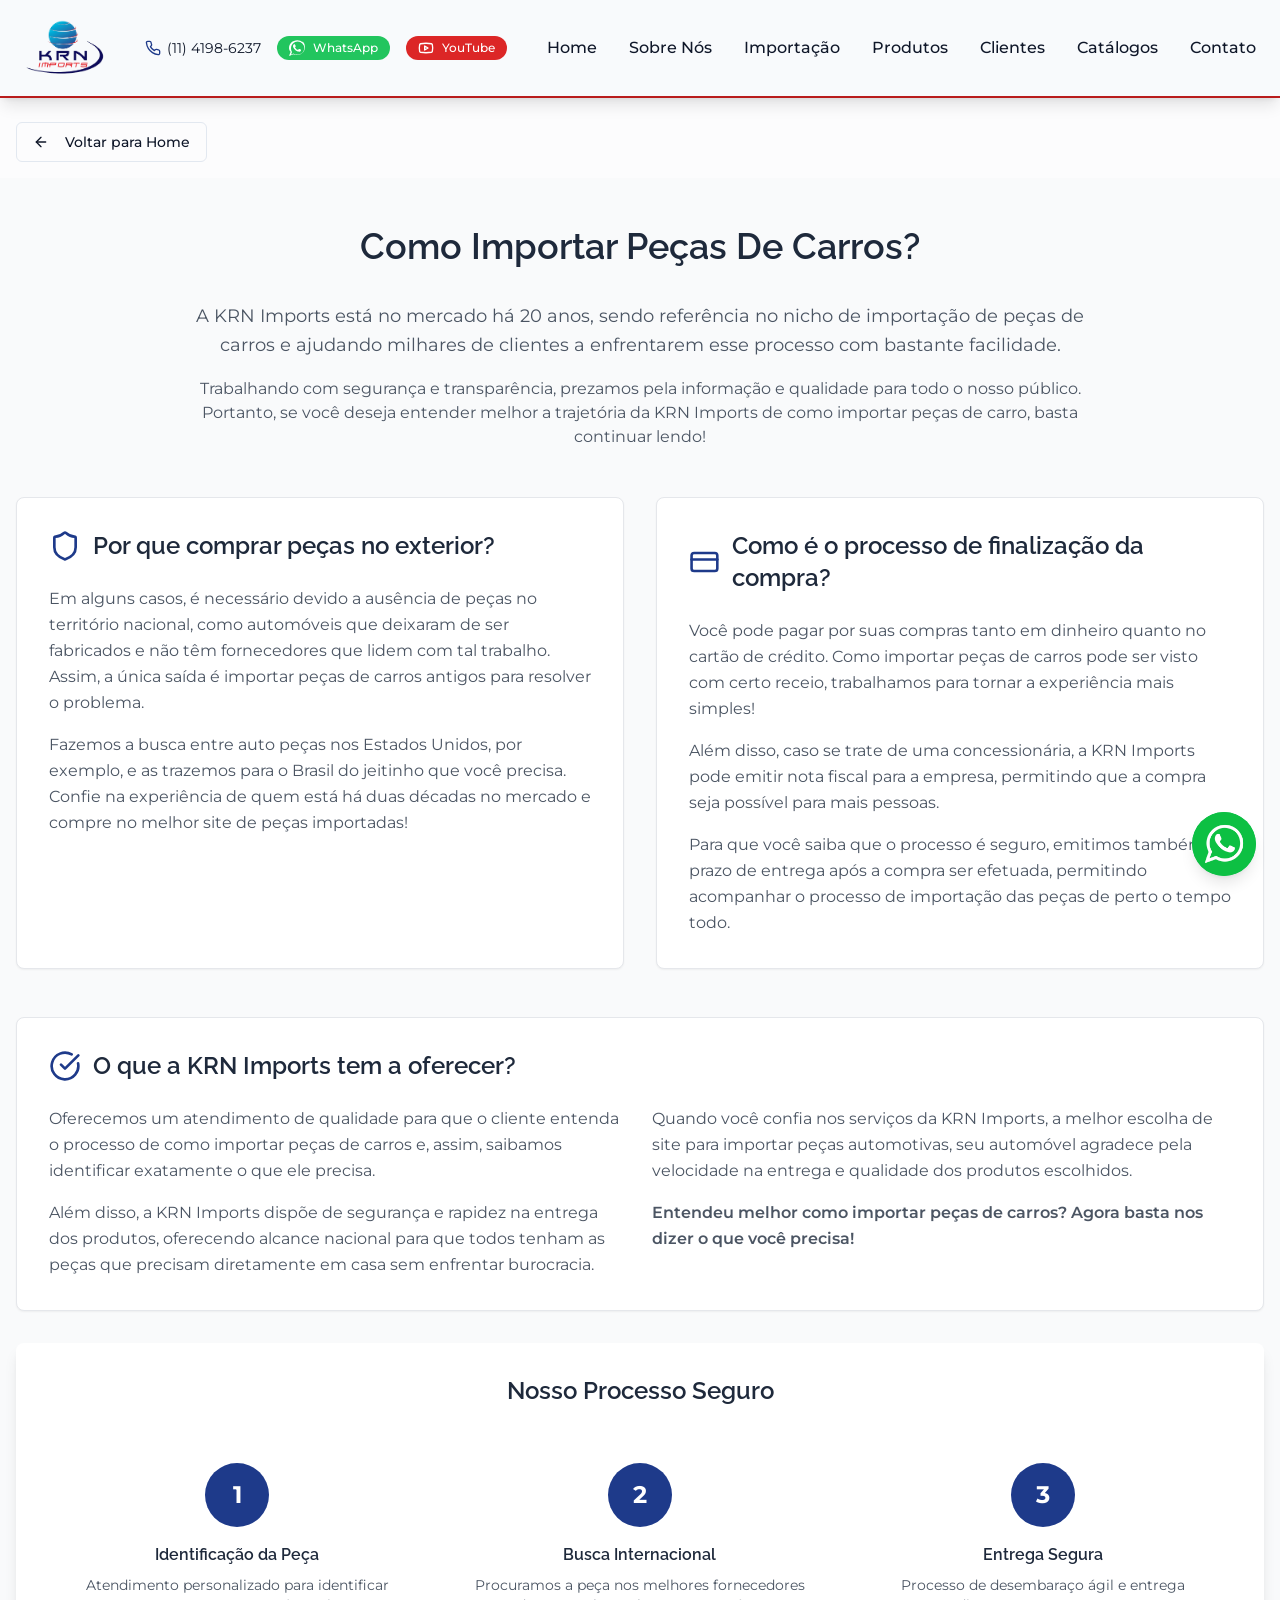
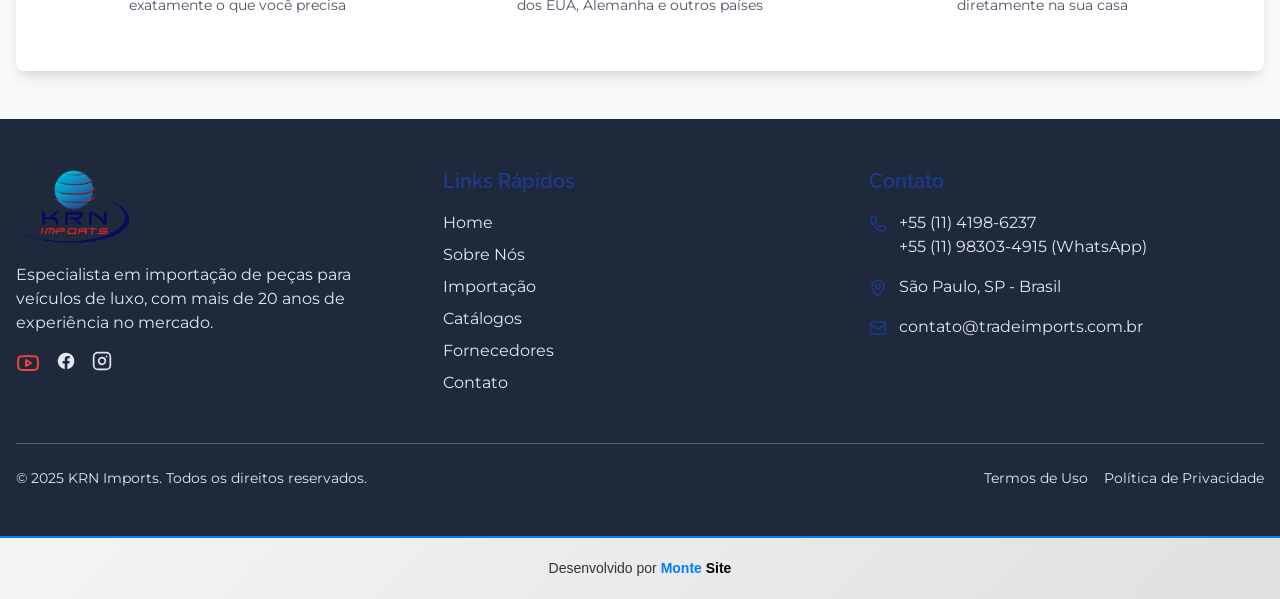
<file: como-comprar.html>
<!DOCTYPE html>
<html lang="pt-BR">
<head>
  <meta charset="UTF-8">
  <meta name="viewport" content="width=device-width, initial-scale=1.0">
  <title>Como Importar Peças de Carros? | KRN Imports</title>
  <meta name="description" content="Entenda como funciona o processo de importação de peças de carros com a KRN Imports: identificação da peça, busca internacional e entrega segura.">
  <meta name="author" content="KRN Imports">
  <meta name="robots" content="index, follow">
  <meta name="language" content="pt-BR">
  <meta name="geo.region" content="BR-SP">
  <meta name="geo.placename" content="São Paulo, Barueri">
  <meta name="geo.position" content="-23.5070971;-46.8688552">
  <meta name="ICBM" content="-23.5070971, -46.8688552">
  <link rel="canonical" href="https://krnimports.com.br/como-comprar.html">
  <link rel="icon" href="lovable-uploads/krn-logo-header.png" type="image/png">

  <!-- Open Graph -->
  <meta property="og:title" content="Como Importar Peças de Carros? | KRN Imports">
  <meta property="og:description" content="Entenda como funciona o processo de importação de peças de carros com a KRN Imports: identificação da peça, busca internacional e entrega segura.">
  <meta property="og:type" content="website">
  <meta property="og:url" content="https://krnimports.com.br/como-comprar.html">
  <meta property="og:image" content="/lovable-uploads/07606789-617c-474a-984b-5aae0432ac4a.png">
  <meta property="og:image:width" content="1200">
  <meta property="og:image:height" content="630">
  <meta property="og:locale" content="pt_BR">
  <meta property="og:site_name" content="KRN Imports">

  <!-- Twitter -->
  <meta name="twitter:card" content="summary_large_image">
  <meta name="twitter:title" content="Como Importar Peças de Carros? | KRN Imports">
  <meta name="twitter:description" content="Entenda como funciona o processo de importação de peças de carros com a KRN Imports: identificação da peça, busca internacional e entrega segura.">
  <meta name="twitter:image" content="/lovable-uploads/07606789-617c-474a-984b-5aae0432ac4a.png">

  <!-- Schema.org JSON-LD -->
  <script type="application/ld+json">
{
  "@context": "https://schema.org",
  "@type": "AutoPartsStore",
  "name": "KRN Imports",
  "alternateName": "KRN Imports - Importação Parts Peças Veículos Premium",
  "image": "https://krnimports.com.br/lovable-uploads/07606789-617c-474a-984b-5aae0432ac4a.png",
  "logo": "https://krnimports.com.br/lovable-uploads/krn-logo-header.png",
  "description": "Especialista em importação de peças originais para veículos de luxo BMW, Mercedes-Benz, Porsche, peças marítimas, Audi, Ferrari, Lamborghini. Peças OEM genuínas e peças navais.",
  "url": "https://krnimports.com.br/como-comprar.html",
  "address": {
    "@type": "PostalAddress",
    "streetAddress": "R. Adelino Cardana, 293, Andar 22º - Und 2211, Bethaville I",
    "addressLocality": "Barueri",
    "addressRegion": "SP",
    "postalCode": "06401-147",
    "addressCountry": "BR"
  },
  "geo": {
    "@type": "GeoCoordinates",
    "latitude": "-23.5070971",
    "longitude": "-46.8688552"
  },
  "telephone": "+55-11-4198-6237",
  "openingHoursSpecification": [
    {
      "@type": "OpeningHoursSpecification",
      "dayOfWeek": [
        "Monday",
        "Tuesday",
        "Wednesday",
        "Thursday",
        "Friday"
      ],
      "opens": "08:00",
      "closes": "18:00"
    }
  ],
  "priceRange": "$$",
  "sameAs": [
    "https://www.facebook.com/TradeImports/?ref=settings",
    "https://www.instagram.com/tradeimports/",
    "https://www.youtube.com/watch?v=Yam4yu3pWxs"
  ],
  "areaServed": {
    "@type": "Country",
    "name": "Brasil"
  }
}
  </script>

  <link rel="stylesheet" href="assets/styles.css">

  <!-- Google Tag Manager -->
  <script>(function(w,d,s,l,i){w[l]=w[l]||[];w[l].push({'gtm.start':
  new Date().getTime(),event:'gtm.js'});var f=d.getElementsByTagName(s)[0],
  j=d.createElement(s),dl=l!='dataLayer'?'&l='+l:'';j.async=true;j.src=
  'https://www.googletagmanager.com/gtm.js?id='+i+dl;f.parentNode.insertBefore(j,f);
  })(window,document,'script','dataLayer','GTM-WVDZZGV8');</script>
  <!-- End Google Tag Manager -->
</head>
<body>
  <!-- Google Tag Manager (noscript) -->
  <noscript><iframe src="https://www.googletagmanager.com/ns.html?id=GTM-WVDZZGV8"
  height="0" width="0" style="display:none;visibility:hidden"></iframe></noscript>
  <!-- End Google Tag Manager (noscript) -->

  <div class="flex flex-col min-h-screen">
      <header class="sticky top-0 z-50 bg-usawhite shadow-lg border-b-2 border-usared">
        <div class="container mx-auto px-4 max-w-full">
          <div class="flex items-center justify-between py-4">
            <div class="flex-shrink-0">
              <a class="block" href="index.html">
                <img class="h-12 md:h-14 lg:h-16" src="lovable-uploads/krn-logo-header.png" alt="KRN Imports Logo"/>
              </a>
            </div>
            <div class="hidden md:flex items-center gap-3 lg:gap-4">
              <div class="flex items-center gap-1.5">
                <svg class="text-usablue flex-shrink-0" width="16" height="16" viewBox="0 0 24 24" fill="none" stroke="currentColor" stroke-width="2" stroke-linecap="round" stroke-linejoin="round" ><path d="M22 16.92v3a2 2 0 0 1-2.18 2 19.79 19.79 0 0 1-8.63-3.07 19.5 19.5 0 0 1-6-6 19.79 19.79 0 0 1-3.07-8.67A2 2 0 0 1 4.11 2h3a2 2 0 0 1 2 1.72c.127.96.361 1.902.7 2.81a2 2 0 0 1-.45 2.11L8.09 9.91a16 16 0 0 0 6 6l1.27-1.27a2 2 0 0 1 2.11-.45c.908.339 1.85.573 2.81.7A2 2 0 0 1 22 16.92z"/></svg>
                <a class="text-xs lg:text-sm hover:text-usablue transition-colors whitespace-nowrap" href="tel:+551141986237">
                  (11) 4198-6237
                </a>
              </div>
              <a class="flex items-center gap-2 bg-green-500 text-white px-3 py-1 rounded-full hover:bg-green-600 transition-colors text-sm" href="https://wa.me/5511983034915" target="_blank" rel="noopener noreferrer">
                <svg class="w-4 h-4" viewBox="0 0 24 24" fill="currentColor"><path d="M17.472 14.382c-.297-.149-1.758-.867-2.03-.967-.273-.099-.471-.148-.67.15-.197.297-.767.966-.94 1.164-.173.199-.347.223-.644.075-.297-.15-1.255-.463-2.39-1.475-.883-.788-1.48-1.761-1.653-2.059-.173-.297-.018-.458.13-.606.134-.133.298-.347.446-.52.149-.174.198-.298.297-.497.1-.198.05-.371-.025-.52-.075-.149-.669-1.612-.916-2.207-.242-.579-.487-.5-.669-.51-.173-.008-.371-.01-.57-.01-.198 0-.52.074-.792.372-.272.297-1.04 1.016-1.04 2.479 0 1.462 1.065 2.875 1.213 3.074.149.198 2.096 3.2 5.077 4.487.709.306 1.262.489 1.694.625.712.227 1.36.195 1.871.118.571-.085 1.758-.719 2.006-1.413.248-.694.248-1.289.173-1.413-.074-.124-.272-.198-.57-.347z"/><path d="M20.52 3.449a12.532 12.532 0 0 0-3.566-2.314 12.54 12.54 0 0 0-4.629-.9C5.36.247 0 5.608 0 12.068c0 2.073.846 4.077 2.45 5.682h.002L0 24l6.398-2.49a12.062 12.062 0 0 0 5.208 1.164h.004c6.966 0 12.33-5.354 12.335-11.91a12.58 12.58 0 0 0-3.425-9.065zm-8.03 18.44h-.3a9.873 9.873 0 0 1-5.031-1.378l-.365-.214-3.75 1.459 1.485-3.687-.235-.374A9.88 9.88 0 0 1 3.11 12.077c0-5.446 4.433-9.879 9.886-9.879a9.866 9.866 0 0 1 7.021 2.911 9.88 9.88 0 0 1 2.891 7.022c-.003 5.446-4.436 9.878-9.885 9.878z"/></svg>
                <span class="text-xs font-medium">
                  WhatsApp
                </span>
              </a>
              <a class="flex items-center gap-2 bg-red-600 text-white px-3 py-1 rounded-full hover:bg-red-700 transition-colors text-sm animate-pulse" href="https://www.youtube.com/watch?v=Yam4yu3pWxs" target="_blank" rel="noopener noreferrer">
                <svg class="" width="16" height="16" viewBox="0 0 24 24" fill="none" stroke="currentColor" stroke-width="2" stroke-linecap="round" stroke-linejoin="round" ><path d="M2.5 17a24.12 24.12 0 0 1 0-10 2 2 0 0 1 1.4-1.4 49.56 49.56 0 0 1 16.2 0A2 2 0 0 1 21.5 7a24.12 24.12 0 0 1 0 10 2 2 0 0 1-1.4 1.4 49.55 49.55 0 0 1-16.2 0A2 2 0 0 1 2.5 17"/><path d="m10 15 5-3-5-3z"/></svg>
                <span class="text-xs font-medium">
                  YouTube
                </span>
              </a>
            </div>
            <nav class="hidden lg:flex items-center space-x-2 xl:space-x-4">
              <a class="nav-link whitespace-nowrap" href="index.html">
                Home
              </a>
              <a class="nav-link whitespace-nowrap" href="sobre-nos.html">
                Sobre Nós
              </a>
              <a class="nav-link whitespace-nowrap" href="importacao.html">
                Importação
              </a>
              <a class="nav-link bg-transparent border-none cursor-pointer whitespace-nowrap" href="index.html#featured-products" data-scroll-to="featured-products">Produtos</a>
              <a class="nav-link whitespace-nowrap" href="clientes.html">
                Clientes
              </a>
              <a class="nav-link whitespace-nowrap" href="catalogos.html">
                Catálogos
              </a>
              <a class="nav-link whitespace-nowrap" href="contato.html">
                Contato
              </a>
            </nav>
            <button class="lg:hidden p-2" aria-label="Menu" data-menu-toggle>
              <span data-icon-open><svg class="" width="24" height="24" viewBox="0 0 24 24" fill="none" stroke="currentColor" stroke-width="2" stroke-linecap="round" stroke-linejoin="round" ><line x1="4" x2="20" y1="6" y2="6"/><line x1="4" x2="20" y1="12" y2="12"/><line x1="4" x2="20" y1="18" y2="18"/></svg></span>
              <span data-icon-close style="display:none"><svg class="" width="24" height="24" viewBox="0 0 24 24" fill="none" stroke="currentColor" stroke-width="2" stroke-linecap="round" stroke-linejoin="round" ><path d="M18 6 6 18"/><path d="m6 6 12 12"/></svg></span>
            </button>
          </div>
          <div class="hidden lg:hidden py-4 border-t border-usasilver" data-mobile-menu>
            <nav class="flex flex-col space-y-4">
              <a class="nav-link" href="index.html">Home</a>
              <a class="nav-link" href="sobre-nos.html">Sobre Nós</a>
              <a class="nav-link" href="importacao.html">Importação</a>
              <a class="nav-link bg-transparent border-none cursor-pointer text-left" href="index.html#featured-products" data-scroll-to="featured-products">Produtos</a>
              <a class="nav-link" href="clientes.html">Clientes</a>
              <a class="nav-link" href="catalogos.html">Catálogos</a>
              <a class="nav-link" href="contato.html">Contato</a>
              <div class="flex flex-col space-y-3 pt-2">
                <div class="flex items-center gap-2 pt-2">
                  <svg class="text-usablue" width="18" height="18" viewBox="0 0 24 24" fill="none" stroke="currentColor" stroke-width="2" stroke-linecap="round" stroke-linejoin="round" ><path d="M22 16.92v3a2 2 0 0 1-2.18 2 19.79 19.79 0 0 1-8.63-3.07 19.5 19.5 0 0 1-6-6 19.79 19.79 0 0 1-3.07-8.67A2 2 0 0 1 4.11 2h3a2 2 0 0 1 2 1.72c.127.96.361 1.902.7 2.81a2 2 0 0 1-.45 2.11L8.09 9.91a16 16 0 0 0 6 6l1.27-1.27a2 2 0 0 1 2.11-.45c.908.339 1.85.573 2.81.7A2 2 0 0 1 22 16.92z"/></svg>
                  <a class="text-sm hover:text-usablue transition-colors" href="tel:+551141986237">+55 (11) 4198-6237</a>
                </div>
                <a class="flex items-center gap-2 bg-green-500 text-white px-3 py-1.5 rounded-full hover:bg-green-600 transition-colors w-fit" href="https://wa.me/5511983034915" target="_blank" rel="noopener noreferrer">
                  <svg class="w-4 h-4" viewBox="0 0 24 24" fill="currentColor"><path d="M17.472 14.382c-.297-.149-1.758-.867-2.03-.967-.273-.099-.471-.148-.67.15-.197.297-.767.966-.94 1.164-.173.199-.347.223-.644.075-.297-.15-1.255-.463-2.39-1.475-.883-.788-1.48-1.761-1.653-2.059-.173-.297-.018-.458.13-.606.134-.133.298-.347.446-.52.149-.174.198-.298.297-.497.1-.198.05-.371-.025-.52-.075-.149-.669-1.612-.916-2.207-.242-.579-.487-.5-.669-.51-.173-.008-.371-.01-.57-.01-.198 0-.52.074-.792.372-.272.297-1.04 1.016-1.04 2.479 0 1.462 1.065 2.875 1.213 3.074.149.198 2.096 3.2 5.077 4.487.709.306 1.262.489 1.694.625.712.227 1.36.195 1.871.118.571-.085 1.758-.719 2.006-1.413.248-.694.248-1.289.173-1.413-.074-.124-.272-.198-.57-.347z"/><path d="M20.52 3.449a12.532 12.532 0 0 0-3.566-2.314 12.54 12.54 0 0 0-4.629-.9C5.36.247 0 5.608 0 12.068c0 2.073.846 4.077 2.45 5.682h.002L0 24l6.398-2.49a12.062 12.062 0 0 0 5.208 1.164h.004c6.966 0 12.33-5.354 12.335-11.91a12.58 12.58 0 0 0-3.425-9.065zm-8.03 18.44h-.3a9.873 9.873 0 0 1-5.031-1.378l-.365-.214-3.75 1.459 1.485-3.687-.235-.374A9.88 9.88 0 0 1 3.11 12.077c0-5.446 4.433-9.879 9.886-9.879a9.866 9.866 0 0 1 7.021 2.911 9.88 9.88 0 0 1 2.891 7.022c-.003 5.446-4.436 9.878-9.885 9.878z"/></svg>
                  <span class="text-xs font-medium">WhatsApp</span>
                </a>
                <a class="flex items-center gap-2 bg-red-600 text-white px-3 py-1.5 rounded-full hover:bg-red-700 transition-colors w-fit animate-pulse" href="https://www.youtube.com/watch?v=Yam4yu3pWxs" target="_blank" rel="noopener noreferrer">
                  <svg class="" width="16" height="16" viewBox="0 0 24 24" fill="none" stroke="currentColor" stroke-width="2" stroke-linecap="round" stroke-linejoin="round" ><path d="M2.5 17a24.12 24.12 0 0 1 0-10 2 2 0 0 1 1.4-1.4 49.56 49.56 0 0 1 16.2 0A2 2 0 0 1 21.5 7a24.12 24.12 0 0 1 0 10 2 2 0 0 1-1.4 1.4 49.55 49.55 0 0 1-16.2 0A2 2 0 0 1 2.5 17"/><path d="m10 15 5-3-5-3z"/></svg>
                  <span class="text-xs font-medium">YouTube</span>
                </a>
              </div>
            </nav>
          </div>
        </div>
      </header>
      <main class="flex-grow">
        <div class="container mx-auto px-4 pt-6">
          <a href="index.html">
            <button class="inline-flex items-center justify-center gap-2 whitespace-nowrap rounded-md text-sm font-medium ring-offset-background transition-colors focus-visible:outline-none focus-visible:ring-2 focus-visible:ring-ring focus-visible:ring-offset-2 disabled:pointer-events-none disabled:opacity-50 [&_svg]:pointer-events-none [&_svg]:size-4 [&_svg]:shrink-0 border border-input bg-background hover:bg-accent hover:text-accent-foreground h-10 px-4 py-2 mb-4">
              <svg class="mr-2 h-4 w-4" width="24" height="24" viewBox="0 0 24 24" fill="none" stroke="currentColor" stroke-width="2" stroke-linecap="round" stroke-linejoin="round" ><path d="m12 19-7-7 7-7"/><path d="M19 12H5"/></svg>
              Voltar para Home
            </button>
          </a>
        </div>
        <div class="min-h-screen bg-gray-50 py-12">
          <div class="container mx-auto px-4">
            <div class="mb-12 text-center">
              <h1 class="section-title">
                Como Importar Peças De Carros?
              </h1>
              <p class="text-lg text-gray-600 max-w-4xl mx-auto leading-relaxed">
                A KRN Imports está no mercado há 20 anos, sendo referência no nicho de importação de peças de carros e ajudando milhares de clientes a enfrentarem esse processo com bastante facilidade.
              </p>
              <p class="text-md text-gray-600 max-w-4xl mx-auto mt-4">
                Trabalhando com segurança e transparência, prezamos pela informação e qualidade para todo o nosso público. Portanto, se você deseja entender melhor a trajetória da KRN Imports de como importar peças de carro, basta continuar lendo!
              </p>
            </div>
            <div class="grid grid-cols-1 lg:grid-cols-2 gap-8 mb-12">
              <div class="rounded-lg border text-card-foreground shadow-sm p-8 bg-white">
                <div class="flex items-center mb-6">
                  <svg class="text-tradeblue mr-3" width="32" height="32" viewBox="0 0 24 24" fill="none" stroke="currentColor" stroke-width="2" stroke-linecap="round" stroke-linejoin="round" ><path d="M20 13c0 5-3.5 7.5-7.66 8.95a1 1 0 0 1-.67-.01C7.5 20.5 4 18 4 13V6a1 1 0 0 1 1-1c2 0 4.5-1.2 6.24-2.72a1.17 1.17 0 0 1 1.52 0C14.51 3.8 17 5 19 5a1 1 0 0 1 1 1z"/></svg>
                  <h2 class="text-2xl font-semibold text-tradedark">
                    Por que comprar peças no exterior?
                  </h2>
                </div>
                <p class="text-gray-600 leading-relaxed mb-4">
                  Em alguns casos, é necessário devido a ausência de peças no território nacional, como automóveis que deixaram de ser fabricados e não têm fornecedores que lidem com tal trabalho. Assim, a única saída é importar peças de carros antigos para resolver o problema.
                </p>
                <p class="text-gray-600 leading-relaxed">
                  Fazemos a busca entre auto peças nos Estados Unidos, por exemplo, e as trazemos para o Brasil do jeitinho que você precisa. Confie na experiência de quem está há duas décadas no mercado e compre no melhor site de peças importadas!
                </p>
              </div>
              <div class="rounded-lg border text-card-foreground shadow-sm p-8 bg-white">
                <div class="flex items-center mb-6">
                  <svg class="text-tradeblue mr-3" width="32" height="32" viewBox="0 0 24 24" fill="none" stroke="currentColor" stroke-width="2" stroke-linecap="round" stroke-linejoin="round" ><rect width="20" height="14" x="2" y="5" rx="2"/><line x1="2" x2="22" y1="10" y2="10"/></svg>
                  <h2 class="text-2xl font-semibold text-tradedark">
                    Como é o processo de finalização da compra?
                  </h2>
                </div>
                <p class="text-gray-600 leading-relaxed mb-4">
                  Você pode pagar por suas compras tanto em dinheiro quanto no cartão de crédito. Como importar peças de carros pode ser visto com certo receio, trabalhamos para tornar a experiência mais simples!
                </p>
                <p class="text-gray-600 leading-relaxed mb-4">
                  Além disso, caso se trate de uma concessionária, a KRN Imports pode emitir nota fiscal para a empresa, permitindo que a compra seja possível para mais pessoas.
                </p>
                <p class="text-gray-600 leading-relaxed">
                  Para que você saiba que o processo é seguro, emitimos também o prazo de entrega após a compra ser efetuada, permitindo acompanhar o processo de importação das peças de perto o tempo todo.
                </p>
              </div>
            </div>
            <div class="rounded-lg border text-card-foreground shadow-sm p-8 bg-white mb-8">
              <div class="flex items-center mb-6">
                <svg class="text-tradeblue mr-3" width="32" height="32" viewBox="0 0 24 24" fill="none" stroke="currentColor" stroke-width="2" stroke-linecap="round" stroke-linejoin="round" ><path d="M21.801 10A10 10 0 1 1 17 3.335"/><path d="m9 11 3 3L22 4"/></svg>
                <h2 class="text-2xl font-semibold text-tradedark">
                  O que a KRN Imports tem a oferecer?
                </h2>
              </div>
              <div class="grid grid-cols-1 md:grid-cols-2 gap-6">
                <div>
                  <p class="text-gray-600 leading-relaxed mb-4">
                    Oferecemos um atendimento de qualidade para que o cliente entenda o processo de como importar peças de carros e, assim, saibamos identificar exatamente o que ele precisa.
                  </p>
                  <p class="text-gray-600 leading-relaxed">
                    Além disso, a KRN Imports dispõe de segurança e rapidez na entrega dos produtos, oferecendo alcance nacional para que todos tenham as peças que precisam diretamente em casa sem enfrentar burocracia.
                  </p>
                </div>
                <div>
                  <p class="text-gray-600 leading-relaxed mb-4">
                    Quando você confia nos serviços da KRN Imports, a melhor escolha de site para importar peças automotivas, seu automóvel agradece pela velocidade na entrega e qualidade dos produtos escolhidos.
                  </p>
                  <p class="text-gray-600 leading-relaxed font-semibold">
                    Entendeu melhor como importar peças de carros? Agora basta nos dizer o que você precisa!
                  </p>
                </div>
              </div>
            </div>
            <div class="bg-white rounded-lg p-8 shadow-lg">
              <h2 class="text-2xl font-semibold mb-8 text-tradedark text-center">
                Nosso Processo Seguro
              </h2>
              <div class="grid grid-cols-1 md:grid-cols-3 gap-6 text-center">
                <div class="p-6">
                  <div class="bg-tradeblue text-white w-16 h-16 rounded-full flex items-center justify-center mx-auto mb-4 text-2xl font-bold">
                    1
                  </div>
                  <h3 class="font-semibold text-tradedark mb-2">
                    Identificação da Peça
                  </h3>
                  <p class="text-sm text-gray-600">
                    Atendimento personalizado para identificar exatamente o que você precisa
                  </p>
                </div>
                <div class="p-6">
                  <div class="bg-tradeblue text-white w-16 h-16 rounded-full flex items-center justify-center mx-auto mb-4 text-2xl font-bold">
                    2
                  </div>
                  <h3 class="font-semibold text-tradedark mb-2">
                    Busca Internacional
                  </h3>
                  <p class="text-sm text-gray-600">
                    Procuramos a peça nos melhores fornecedores dos EUA, Alemanha e outros países
                  </p>
                </div>
                <div class="p-6">
                  <div class="bg-tradeblue text-white w-16 h-16 rounded-full flex items-center justify-center mx-auto mb-4 text-2xl font-bold">
                    3
                  </div>
                  <h3 class="font-semibold text-tradedark mb-2">
                    Entrega Segura
                  </h3>
                  <p class="text-sm text-gray-600">
                    Processo de desembaraço ágil e entrega diretamente na sua casa
                  </p>
                </div>
              </div>
            </div>
          </div>
        </div>
      </main>
      <footer class="bg-usanavy text-white">
        <div class="container mx-auto px-4 py-12 max-w-full">
          <div class="grid grid-cols-1 md:grid-cols-2 lg:grid-cols-3 gap-8">
            <div>
              <div class="mb-4">
                <a href="index.html">
                  <img class="h-20" src="lovable-uploads/krn-logo-footer.png" alt="KRN Imports Logo"/>
                </a>
              </div>
              <p class="text-usasilver mb-4">
                Especialista em importação de peças para veículos de luxo, com mais de 20 anos de experiência no mercado.
              </p>
              <div class="flex space-x-4">
                <a class="text-red-500 hover:text-red-400 transition-colors" href="https://www.youtube.com/watch?v=Yam4yu3pWxs" target="_blank" rel="noopener noreferrer" title="Nosso canal no YouTube">
                  <svg class="w-6 h-6" width="24" height="24" viewBox="0 0 24 24" fill="none" stroke="currentColor" stroke-width="2" stroke-linecap="round" stroke-linejoin="round" ><path d="M2.5 17a24.12 24.12 0 0 1 0-10 2 2 0 0 1 1.4-1.4 49.56 49.56 0 0 1 16.2 0A2 2 0 0 1 21.5 7a24.12 24.12 0 0 1 0 10 2 2 0 0 1-1.4 1.4 49.55 49.55 0 0 1-16.2 0A2 2 0 0 1 2.5 17"/><path d="m10 15 5-3-5-3z"/></svg>
                </a>
                <a class="text-usasilver hover:text-usablue transition-colors" href="https://www.facebook.com/TradeImports/?ref=settings" target="_blank" rel="noopener noreferrer">
                  <svg class="w-5 h-5" viewBox="0 0 24 24" fill="currentColor"><path d="M22 12a10 10 0 1 0-11.5 9.87v-6.99h-2.5v-2.88h2.5V9.8c0-2.5 1.49-3.89 3.78-3.89 1.09 0 2.23.2 2.23.2v2.46h-1.26c-1.24 0-1.63.77-1.63 1.56v1.87h2.78l-.45 2.88h-2.33v6.99A10 10 0 0 0 22 12z"/></svg>
                </a>
                <a class="text-usasilver hover:text-usablue transition-colors" href="https://www.instagram.com/tradeimports/" target="_blank" rel="noopener noreferrer">
                  <svg class="w-5 h-5" viewBox="0 0 24 24" fill="none" stroke="currentColor" stroke-width="2" stroke-linecap="round" stroke-linejoin="round"><rect width="20" height="20" x="2" y="2" rx="5" ry="5"/><path d="M16 11.37A4 4 0 1 1 12.63 8 4 4 0 0 1 16 11.37z"/><line x1="17.5" x2="17.51" y1="6.5" y2="6.5"/></svg>
                </a>
              </div>
            </div>
            <div>
              <h3 class="text-xl font-semibold mb-4 text-usablue">
                Links Rápidos
              </h3>
              <ul class="space-y-2">
                <li>
                  <a class="text-usasilver hover:text-usablue transition-colors" href="index.html">
                    Home
                  </a>
                </li>
                <li>
                  <a class="text-usasilver hover:text-usablue transition-colors" href="sobre-nos.html">
                    Sobre Nós
                  </a>
                </li>
                <li>
                  <a class="text-usasilver hover:text-usablue transition-colors" href="importacao.html">
                    Importação
                  </a>
                </li>
                <li>
                  <a class="text-usasilver hover:text-usablue transition-colors" href="catalogos.html">
                    Catálogos
                  </a>
                </li>
                <li>
                  <a class="text-usasilver hover:text-usablue transition-colors" href="clientes.html">
                    Fornecedores
                  </a>
                </li>
                <li>
                  <a class="text-usasilver hover:text-usablue transition-colors" href="contato.html">
                    Contato
                  </a>
                </li>
              </ul>
            </div>
            <div>
              <h3 class="text-xl font-semibold mb-4 text-usablue">
                Contato
              </h3>
              <ul class="space-y-4">
                <li class="flex items-start space-x-3">
                  <svg class="text-usablue mt-1" width="18" height="18" viewBox="0 0 24 24" fill="none" stroke="currentColor" stroke-width="2" stroke-linecap="round" stroke-linejoin="round" ><path d="M22 16.92v3a2 2 0 0 1-2.18 2 19.79 19.79 0 0 1-8.63-3.07 19.5 19.5 0 0 1-6-6 19.79 19.79 0 0 1-3.07-8.67A2 2 0 0 1 4.11 2h3a2 2 0 0 1 2 1.72c.127.96.361 1.902.7 2.81a2 2 0 0 1-.45 2.11L8.09 9.91a16 16 0 0 0 6 6l1.27-1.27a2 2 0 0 1 2.11-.45c.908.339 1.85.573 2.81.7A2 2 0 0 1 22 16.92z"/></svg>
                  <div>
                    <p class="text-usasilver">
                      +55 (11) 4198-6237
                    </p>
                    <p class="text-usasilver">
                      +55 (11) 98303-4915 (WhatsApp)
                    </p>
                  </div>
                </li>
                <li class="flex items-start space-x-3">
                  <svg class="text-usablue mt-1" width="18" height="18" viewBox="0 0 24 24" fill="none" stroke="currentColor" stroke-width="2" stroke-linecap="round" stroke-linejoin="round" ><path d="M20 10c0 4.993-5.539 10.193-7.399 11.799a1 1 0 0 1-1.202 0C9.539 20.193 4 14.993 4 10a8 8 0 0 1 16 0"/><circle cx="12" cy="10" r="3"/></svg>
                  <p class="text-usasilver">
                    São Paulo, SP - Brasil
                  </p>
                </li>
                <li class="flex items-start space-x-3">
                  <svg class="text-usablue mt-1" width="18" height="18" viewBox="0 0 24 24" fill="none" stroke="currentColor" stroke-width="2" stroke-linecap="round" stroke-linejoin="round" ><rect width="20" height="16" x="2" y="4" rx="2"/><path d="m22 7-8.97 5.7a1.94 1.94 0 0 1-2.06 0L2 7"/></svg>
                  <p class="text-usasilver">
                    contato@tradeimports.com.br
                  </p>
                </li>
              </ul>
            </div>
          </div>
          <div class="border-t border-usasilver/30 mt-12 pt-6 text-usasilver text-sm">
            <div class="flex flex-col md:flex-row justify-between items-center space-y-4 md:space-y-0">
              <p>
                © 2025 KRN Imports. Todos os direitos reservados.
              </p>
              <div class="flex flex-wrap justify-center md:justify-end space-x-4">
                <a class="hover:text-usablue transition-colors" href="termos-uso.html">
                  Termos de Uso
                </a>
                <a class="hover:text-usablue transition-colors" href="politica-privacidade.html">
                  Política de Privacidade
                </a>
              </div>
            </div>
          </div>
        </div>
      </footer>
      <a class="fixed bottom-6 right-6 z-50 w-16 h-16 bg-green-500 hover:bg-green-600 rounded-full shadow-lg hover:shadow-xl transition-all duration-300 transform hover:scale-110 animate-float" href="https://wa.me/5511983034915" target="_blank" rel="noopener noreferrer" aria-label="Contato via WhatsApp">
        <img class="w-full h-full rounded-full object-cover" src="lovable-uploads/60b9f84d-84a2-4db9-a060-8590367ff3f7.png" alt="WhatsApp"/>
      </a>
    </div>
  <div id="montesite-footer-badge">
    <div style="
  display: flex;
  align-items: center;
  justify-content: center;
  padding: 20px;
  background: linear-gradient(135deg, #f5f5f5 0%, #e0e0e0 100%);
  font-family: 'Arial', sans-serif;
  border-top: 2px solid #0080FF;
">
      <a href="https://lp.montesite.com.br/" style="
       text-decoration: none;
       color: #333;
       font-size: 14px;
       font-weight: 500;
       transition: transform 0.2s;
       display: inline-block;
     " target="_blank" rel="noopener noreferrer">
        Desenvolvido por
        <span style="color: #0080FF; font-weight: 700;">
          Monte
        </span>
        <span style="color: #000; font-weight: 700;">
          Site
        </span>
      </a>
    </div>
  </div>
  <script src="assets/script.js"></script>

  <!-- IMPORTANT: DO NOT REMOVE THIS SCRIPT TAG OR THIS VERY COMMENT! -->
  <script src="https://cdn.gpteng.co/gptengineer.js" type="module"></script>
</body>
</html>
</file>
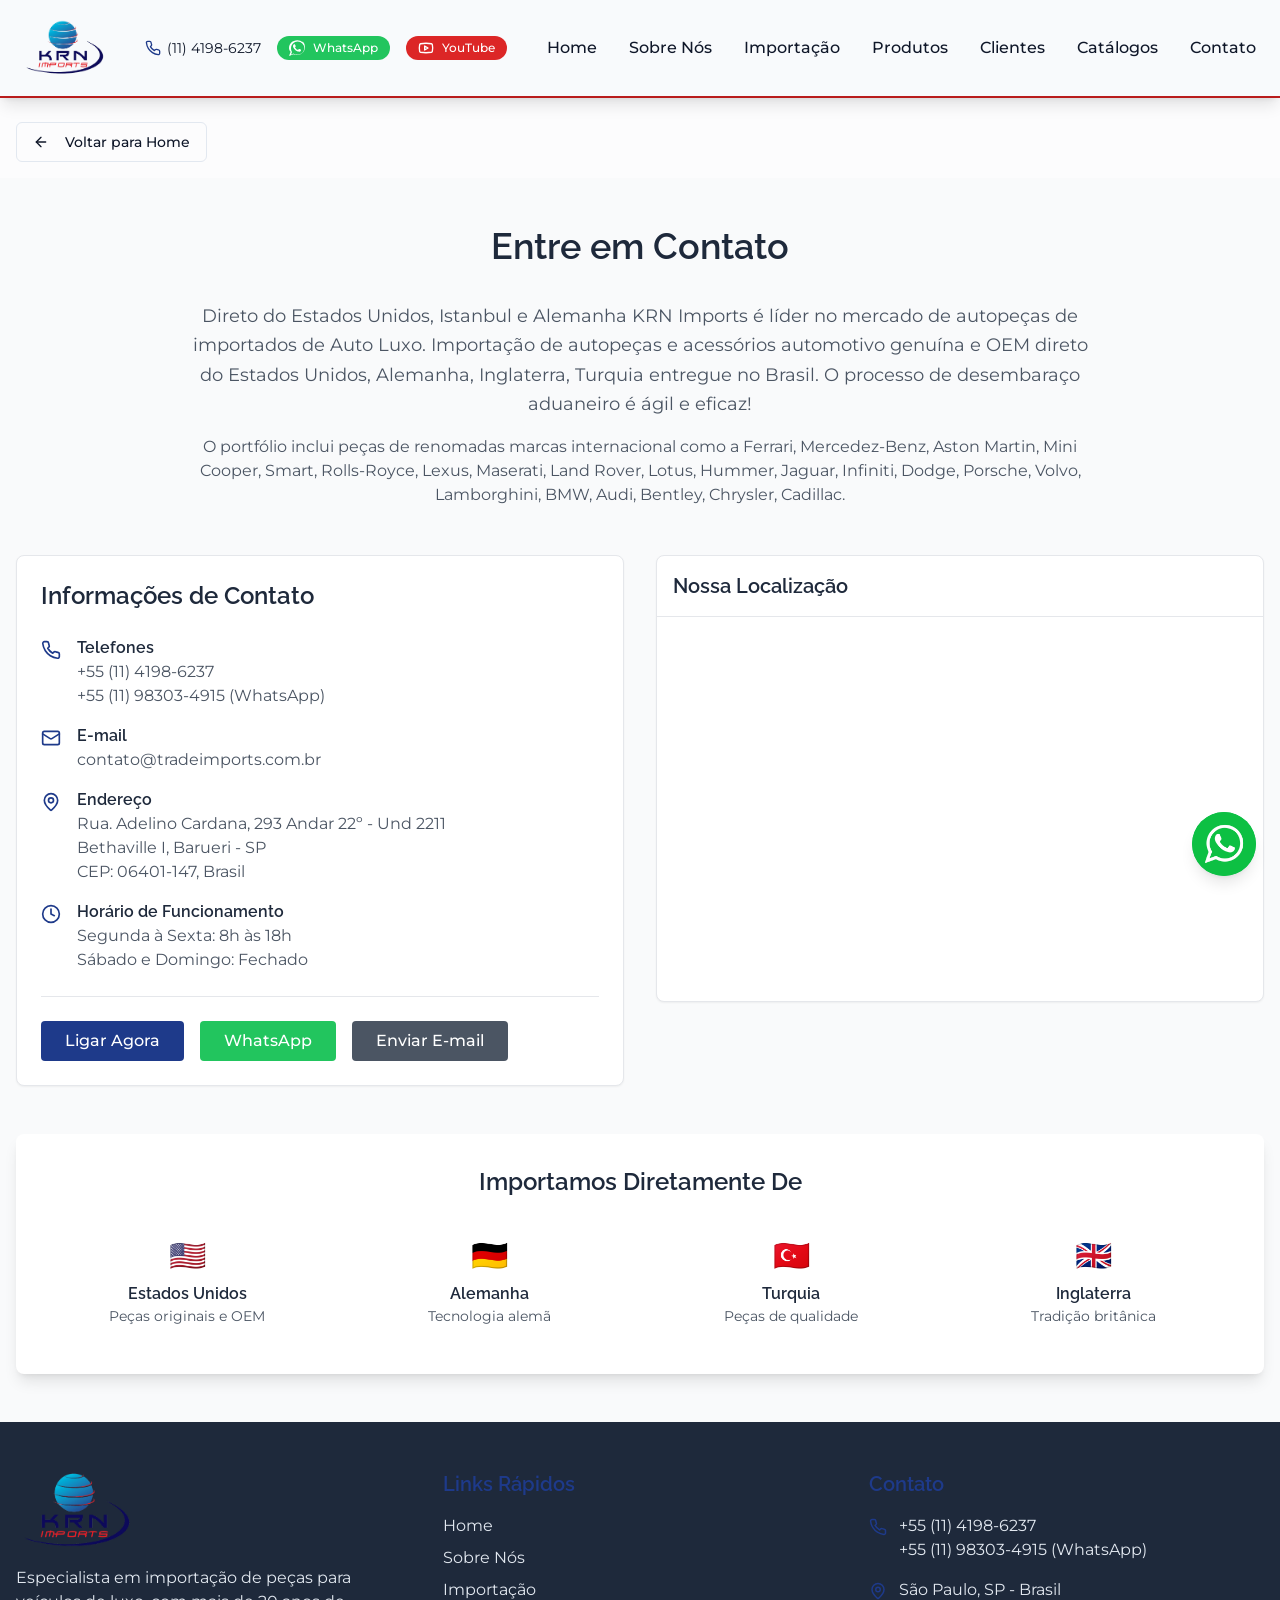
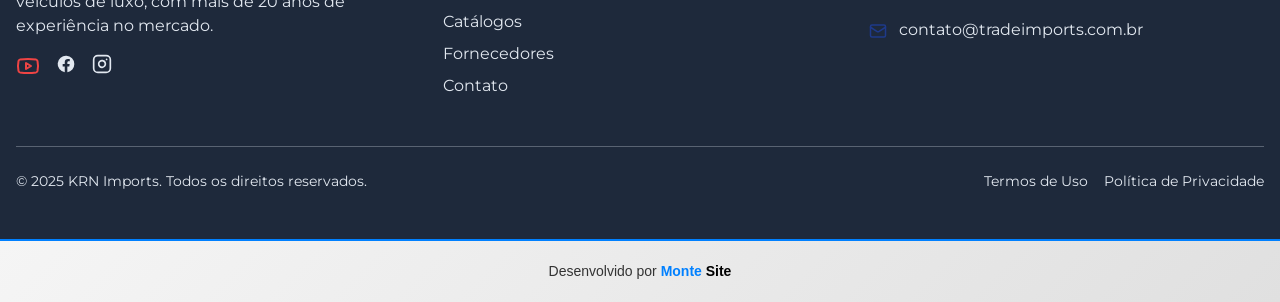
<file: contato.html>
<!DOCTYPE html>
<html lang="pt-BR">
<head>
  <meta charset="UTF-8">
  <meta name="viewport" content="width=device-width, initial-scale=1.0">
  <title>Contato | KRN Imports - Autopeças Importadas São Paulo</title>
  <meta name="description" content="Entre em contato com a KRN Imports. Telefone, WhatsApp, e-mail e endereço em Alphaville, Barueri - SP.">
  <meta name="author" content="KRN Imports">
  <meta name="robots" content="index, follow">
  <meta name="language" content="pt-BR">
  <meta name="geo.region" content="BR-SP">
  <meta name="geo.placename" content="São Paulo, Barueri">
  <meta name="geo.position" content="-23.5070971;-46.8688552">
  <meta name="ICBM" content="-23.5070971, -46.8688552">
  <link rel="canonical" href="https://krnimports.com.br/contato.html">
  <link rel="icon" href="lovable-uploads/krn-logo-header.png" type="image/png">

  <!-- Open Graph -->
  <meta property="og:title" content="Contato | KRN Imports - Autopeças Importadas São Paulo">
  <meta property="og:description" content="Entre em contato com a KRN Imports. Telefone, WhatsApp, e-mail e endereço em Alphaville, Barueri - SP.">
  <meta property="og:type" content="website">
  <meta property="og:url" content="https://krnimports.com.br/contato.html">
  <meta property="og:image" content="/lovable-uploads/07606789-617c-474a-984b-5aae0432ac4a.png">
  <meta property="og:image:width" content="1200">
  <meta property="og:image:height" content="630">
  <meta property="og:locale" content="pt_BR">
  <meta property="og:site_name" content="KRN Imports">

  <!-- Twitter -->
  <meta name="twitter:card" content="summary_large_image">
  <meta name="twitter:title" content="Contato | KRN Imports - Autopeças Importadas São Paulo">
  <meta name="twitter:description" content="Entre em contato com a KRN Imports. Telefone, WhatsApp, e-mail e endereço em Alphaville, Barueri - SP.">
  <meta name="twitter:image" content="/lovable-uploads/07606789-617c-474a-984b-5aae0432ac4a.png">

  <!-- Schema.org JSON-LD -->
  <script type="application/ld+json">
{
  "@context": "https://schema.org",
  "@type": "AutoPartsStore",
  "name": "KRN Imports",
  "alternateName": "KRN Imports - Importação Parts Peças Veículos Premium",
  "image": "https://krnimports.com.br/lovable-uploads/07606789-617c-474a-984b-5aae0432ac4a.png",
  "logo": "https://krnimports.com.br/lovable-uploads/krn-logo-header.png",
  "description": "Especialista em importação de peças originais para veículos de luxo BMW, Mercedes-Benz, Porsche, peças marítimas, Audi, Ferrari, Lamborghini. Peças OEM genuínas e peças navais.",
  "url": "https://krnimports.com.br/contato.html",
  "address": {
    "@type": "PostalAddress",
    "streetAddress": "R. Adelino Cardana, 293, Andar 22º - Und 2211, Bethaville I",
    "addressLocality": "Barueri",
    "addressRegion": "SP",
    "postalCode": "06401-147",
    "addressCountry": "BR"
  },
  "geo": {
    "@type": "GeoCoordinates",
    "latitude": "-23.5070971",
    "longitude": "-46.8688552"
  },
  "telephone": "+55-11-4198-6237",
  "openingHoursSpecification": [
    {
      "@type": "OpeningHoursSpecification",
      "dayOfWeek": [
        "Monday",
        "Tuesday",
        "Wednesday",
        "Thursday",
        "Friday"
      ],
      "opens": "08:00",
      "closes": "18:00"
    }
  ],
  "priceRange": "$$",
  "sameAs": [
    "https://www.facebook.com/TradeImports/?ref=settings",
    "https://www.instagram.com/tradeimports/",
    "https://www.youtube.com/watch?v=Yam4yu3pWxs"
  ],
  "areaServed": {
    "@type": "Country",
    "name": "Brasil"
  }
}
  </script>

  <link rel="stylesheet" href="assets/styles.css">

  <!-- Google Tag Manager -->
  <script>(function(w,d,s,l,i){w[l]=w[l]||[];w[l].push({'gtm.start':
  new Date().getTime(),event:'gtm.js'});var f=d.getElementsByTagName(s)[0],
  j=d.createElement(s),dl=l!='dataLayer'?'&l='+l:'';j.async=true;j.src=
  'https://www.googletagmanager.com/gtm.js?id='+i+dl;f.parentNode.insertBefore(j,f);
  })(window,document,'script','dataLayer','GTM-WVDZZGV8');</script>
  <!-- End Google Tag Manager -->
</head>
<body>
  <!-- Google Tag Manager (noscript) -->
  <noscript><iframe src="https://www.googletagmanager.com/ns.html?id=GTM-WVDZZGV8"
  height="0" width="0" style="display:none;visibility:hidden"></iframe></noscript>
  <!-- End Google Tag Manager (noscript) -->

  <div class="flex flex-col min-h-screen">
      <header class="sticky top-0 z-50 bg-usawhite shadow-lg border-b-2 border-usared">
        <div class="container mx-auto px-4 max-w-full">
          <div class="flex items-center justify-between py-4">
            <div class="flex-shrink-0">
              <a class="block" href="index.html">
                <img class="h-12 md:h-14 lg:h-16" src="lovable-uploads/krn-logo-header.png" alt="KRN Imports Logo"/>
              </a>
            </div>
            <div class="hidden md:flex items-center gap-3 lg:gap-4">
              <div class="flex items-center gap-1.5">
                <svg class="text-usablue flex-shrink-0" width="16" height="16" viewBox="0 0 24 24" fill="none" stroke="currentColor" stroke-width="2" stroke-linecap="round" stroke-linejoin="round" ><path d="M22 16.92v3a2 2 0 0 1-2.18 2 19.79 19.79 0 0 1-8.63-3.07 19.5 19.5 0 0 1-6-6 19.79 19.79 0 0 1-3.07-8.67A2 2 0 0 1 4.11 2h3a2 2 0 0 1 2 1.72c.127.96.361 1.902.7 2.81a2 2 0 0 1-.45 2.11L8.09 9.91a16 16 0 0 0 6 6l1.27-1.27a2 2 0 0 1 2.11-.45c.908.339 1.85.573 2.81.7A2 2 0 0 1 22 16.92z"/></svg>
                <a class="text-xs lg:text-sm hover:text-usablue transition-colors whitespace-nowrap" href="tel:+551141986237">
                  (11) 4198-6237
                </a>
              </div>
              <a class="flex items-center gap-2 bg-green-500 text-white px-3 py-1 rounded-full hover:bg-green-600 transition-colors text-sm" href="https://wa.me/5511983034915" target="_blank" rel="noopener noreferrer">
                <svg class="w-4 h-4" viewBox="0 0 24 24" fill="currentColor"><path d="M17.472 14.382c-.297-.149-1.758-.867-2.03-.967-.273-.099-.471-.148-.67.15-.197.297-.767.966-.94 1.164-.173.199-.347.223-.644.075-.297-.15-1.255-.463-2.39-1.475-.883-.788-1.48-1.761-1.653-2.059-.173-.297-.018-.458.13-.606.134-.133.298-.347.446-.52.149-.174.198-.298.297-.497.1-.198.05-.371-.025-.52-.075-.149-.669-1.612-.916-2.207-.242-.579-.487-.5-.669-.51-.173-.008-.371-.01-.57-.01-.198 0-.52.074-.792.372-.272.297-1.04 1.016-1.04 2.479 0 1.462 1.065 2.875 1.213 3.074.149.198 2.096 3.2 5.077 4.487.709.306 1.262.489 1.694.625.712.227 1.36.195 1.871.118.571-.085 1.758-.719 2.006-1.413.248-.694.248-1.289.173-1.413-.074-.124-.272-.198-.57-.347z"/><path d="M20.52 3.449a12.532 12.532 0 0 0-3.566-2.314 12.54 12.54 0 0 0-4.629-.9C5.36.247 0 5.608 0 12.068c0 2.073.846 4.077 2.45 5.682h.002L0 24l6.398-2.49a12.062 12.062 0 0 0 5.208 1.164h.004c6.966 0 12.33-5.354 12.335-11.91a12.58 12.58 0 0 0-3.425-9.065zm-8.03 18.44h-.3a9.873 9.873 0 0 1-5.031-1.378l-.365-.214-3.75 1.459 1.485-3.687-.235-.374A9.88 9.88 0 0 1 3.11 12.077c0-5.446 4.433-9.879 9.886-9.879a9.866 9.866 0 0 1 7.021 2.911 9.88 9.88 0 0 1 2.891 7.022c-.003 5.446-4.436 9.878-9.885 9.878z"/></svg>
                <span class="text-xs font-medium">
                  WhatsApp
                </span>
              </a>
              <a class="flex items-center gap-2 bg-red-600 text-white px-3 py-1 rounded-full hover:bg-red-700 transition-colors text-sm animate-pulse" href="https://www.youtube.com/watch?v=Yam4yu3pWxs" target="_blank" rel="noopener noreferrer">
                <svg class="" width="16" height="16" viewBox="0 0 24 24" fill="none" stroke="currentColor" stroke-width="2" stroke-linecap="round" stroke-linejoin="round" ><path d="M2.5 17a24.12 24.12 0 0 1 0-10 2 2 0 0 1 1.4-1.4 49.56 49.56 0 0 1 16.2 0A2 2 0 0 1 21.5 7a24.12 24.12 0 0 1 0 10 2 2 0 0 1-1.4 1.4 49.55 49.55 0 0 1-16.2 0A2 2 0 0 1 2.5 17"/><path d="m10 15 5-3-5-3z"/></svg>
                <span class="text-xs font-medium">
                  YouTube
                </span>
              </a>
            </div>
            <nav class="hidden lg:flex items-center space-x-2 xl:space-x-4">
              <a class="nav-link whitespace-nowrap" href="index.html">
                Home
              </a>
              <a class="nav-link whitespace-nowrap" href="sobre-nos.html">
                Sobre Nós
              </a>
              <a class="nav-link whitespace-nowrap" href="importacao.html">
                Importação
              </a>
              <a class="nav-link bg-transparent border-none cursor-pointer whitespace-nowrap" href="index.html#featured-products" data-scroll-to="featured-products">Produtos</a>
              <a class="nav-link whitespace-nowrap" href="clientes.html">
                Clientes
              </a>
              <a class="nav-link whitespace-nowrap" href="catalogos.html">
                Catálogos
              </a>
              <a class="nav-link whitespace-nowrap" href="contato.html">
                Contato
              </a>
            </nav>
            <button class="lg:hidden p-2" aria-label="Menu" data-menu-toggle>
              <span data-icon-open><svg class="" width="24" height="24" viewBox="0 0 24 24" fill="none" stroke="currentColor" stroke-width="2" stroke-linecap="round" stroke-linejoin="round" ><line x1="4" x2="20" y1="6" y2="6"/><line x1="4" x2="20" y1="12" y2="12"/><line x1="4" x2="20" y1="18" y2="18"/></svg></span>
              <span data-icon-close style="display:none"><svg class="" width="24" height="24" viewBox="0 0 24 24" fill="none" stroke="currentColor" stroke-width="2" stroke-linecap="round" stroke-linejoin="round" ><path d="M18 6 6 18"/><path d="m6 6 12 12"/></svg></span>
            </button>
          </div>
          <div class="hidden lg:hidden py-4 border-t border-usasilver" data-mobile-menu>
            <nav class="flex flex-col space-y-4">
              <a class="nav-link" href="index.html">Home</a>
              <a class="nav-link" href="sobre-nos.html">Sobre Nós</a>
              <a class="nav-link" href="importacao.html">Importação</a>
              <a class="nav-link bg-transparent border-none cursor-pointer text-left" href="index.html#featured-products" data-scroll-to="featured-products">Produtos</a>
              <a class="nav-link" href="clientes.html">Clientes</a>
              <a class="nav-link" href="catalogos.html">Catálogos</a>
              <a class="nav-link" href="contato.html">Contato</a>
              <div class="flex flex-col space-y-3 pt-2">
                <div class="flex items-center gap-2 pt-2">
                  <svg class="text-usablue" width="18" height="18" viewBox="0 0 24 24" fill="none" stroke="currentColor" stroke-width="2" stroke-linecap="round" stroke-linejoin="round" ><path d="M22 16.92v3a2 2 0 0 1-2.18 2 19.79 19.79 0 0 1-8.63-3.07 19.5 19.5 0 0 1-6-6 19.79 19.79 0 0 1-3.07-8.67A2 2 0 0 1 4.11 2h3a2 2 0 0 1 2 1.72c.127.96.361 1.902.7 2.81a2 2 0 0 1-.45 2.11L8.09 9.91a16 16 0 0 0 6 6l1.27-1.27a2 2 0 0 1 2.11-.45c.908.339 1.85.573 2.81.7A2 2 0 0 1 22 16.92z"/></svg>
                  <a class="text-sm hover:text-usablue transition-colors" href="tel:+551141986237">+55 (11) 4198-6237</a>
                </div>
                <a class="flex items-center gap-2 bg-green-500 text-white px-3 py-1.5 rounded-full hover:bg-green-600 transition-colors w-fit" href="https://wa.me/5511983034915" target="_blank" rel="noopener noreferrer">
                  <svg class="w-4 h-4" viewBox="0 0 24 24" fill="currentColor"><path d="M17.472 14.382c-.297-.149-1.758-.867-2.03-.967-.273-.099-.471-.148-.67.15-.197.297-.767.966-.94 1.164-.173.199-.347.223-.644.075-.297-.15-1.255-.463-2.39-1.475-.883-.788-1.48-1.761-1.653-2.059-.173-.297-.018-.458.13-.606.134-.133.298-.347.446-.52.149-.174.198-.298.297-.497.1-.198.05-.371-.025-.52-.075-.149-.669-1.612-.916-2.207-.242-.579-.487-.5-.669-.51-.173-.008-.371-.01-.57-.01-.198 0-.52.074-.792.372-.272.297-1.04 1.016-1.04 2.479 0 1.462 1.065 2.875 1.213 3.074.149.198 2.096 3.2 5.077 4.487.709.306 1.262.489 1.694.625.712.227 1.36.195 1.871.118.571-.085 1.758-.719 2.006-1.413.248-.694.248-1.289.173-1.413-.074-.124-.272-.198-.57-.347z"/><path d="M20.52 3.449a12.532 12.532 0 0 0-3.566-2.314 12.54 12.54 0 0 0-4.629-.9C5.36.247 0 5.608 0 12.068c0 2.073.846 4.077 2.45 5.682h.002L0 24l6.398-2.49a12.062 12.062 0 0 0 5.208 1.164h.004c6.966 0 12.33-5.354 12.335-11.91a12.58 12.58 0 0 0-3.425-9.065zm-8.03 18.44h-.3a9.873 9.873 0 0 1-5.031-1.378l-.365-.214-3.75 1.459 1.485-3.687-.235-.374A9.88 9.88 0 0 1 3.11 12.077c0-5.446 4.433-9.879 9.886-9.879a9.866 9.866 0 0 1 7.021 2.911 9.88 9.88 0 0 1 2.891 7.022c-.003 5.446-4.436 9.878-9.885 9.878z"/></svg>
                  <span class="text-xs font-medium">WhatsApp</span>
                </a>
                <a class="flex items-center gap-2 bg-red-600 text-white px-3 py-1.5 rounded-full hover:bg-red-700 transition-colors w-fit animate-pulse" href="https://www.youtube.com/watch?v=Yam4yu3pWxs" target="_blank" rel="noopener noreferrer">
                  <svg class="" width="16" height="16" viewBox="0 0 24 24" fill="none" stroke="currentColor" stroke-width="2" stroke-linecap="round" stroke-linejoin="round" ><path d="M2.5 17a24.12 24.12 0 0 1 0-10 2 2 0 0 1 1.4-1.4 49.56 49.56 0 0 1 16.2 0A2 2 0 0 1 21.5 7a24.12 24.12 0 0 1 0 10 2 2 0 0 1-1.4 1.4 49.55 49.55 0 0 1-16.2 0A2 2 0 0 1 2.5 17"/><path d="m10 15 5-3-5-3z"/></svg>
                  <span class="text-xs font-medium">YouTube</span>
                </a>
              </div>
            </nav>
          </div>
        </div>
      </header>
      <main class="flex-grow">
        <div class="container mx-auto px-4 pt-6">
          <a href="index.html">
            <button class="inline-flex items-center justify-center gap-2 whitespace-nowrap rounded-md text-sm font-medium ring-offset-background transition-colors focus-visible:outline-none focus-visible:ring-2 focus-visible:ring-ring focus-visible:ring-offset-2 disabled:pointer-events-none disabled:opacity-50 [&_svg]:pointer-events-none [&_svg]:size-4 [&_svg]:shrink-0 border border-input bg-background hover:bg-accent hover:text-accent-foreground h-10 px-4 py-2 mb-4">
              <svg class="mr-2 h-4 w-4" width="24" height="24" viewBox="0 0 24 24" fill="none" stroke="currentColor" stroke-width="2" stroke-linecap="round" stroke-linejoin="round" ><path d="m12 19-7-7 7-7"/><path d="M19 12H5"/></svg>
              Voltar para Home
            </button>
          </a>
        </div>
        <div class="min-h-screen bg-gray-50 py-12">
          <div class="container mx-auto px-4">
            <div class="mb-12 text-center">
              <h1 class="section-title">
                Entre em Contato
              </h1>
              <p class="text-lg text-gray-600 max-w-4xl mx-auto leading-relaxed">
                Direto do Estados Unidos, Istanbul e Alemanha KRN Imports é líder no mercado de autopeças de importados de Auto Luxo. Importação de autopeças e acessórios automotivo genuína e OEM direto do Estados Unidos, Alemanha, Inglaterra, Turquia entregue no Brasil. O processo de desembaraço aduaneiro é ágil e eficaz!
              </p>
              <p class="text-md text-gray-600 max-w-4xl mx-auto mt-4">
                O portfólio inclui peças de renomadas marcas internacional como a Ferrari, Mercedez-Benz, Aston Martin, Mini Cooper, Smart, Rolls-Royce, Lexus, Maserati, Land Rover, Lotus, Hummer, Jaguar, Infiniti, Dodge, Porsche, Volvo, Lamborghini, BMW, Audi, Bentley, Chrysler, Cadillac.
              </p>
            </div>
            <div class="grid grid-cols-1 lg:grid-cols-2 gap-8 mb-12">
              <div class="space-y-6">
                <div class="rounded-lg border text-card-foreground shadow-sm p-6 bg-white">
                  <h2 class="text-2xl font-semibold mb-6 text-tradedark">
                    Informações de Contato
                  </h2>
                  <div class="space-y-4">
                    <div class="flex items-start space-x-4">
                      <svg class="text-tradeblue mt-1" width="20" height="20" viewBox="0 0 24 24" fill="none" stroke="currentColor" stroke-width="2" stroke-linecap="round" stroke-linejoin="round" ><path d="M22 16.92v3a2 2 0 0 1-2.18 2 19.79 19.79 0 0 1-8.63-3.07 19.5 19.5 0 0 1-6-6 19.79 19.79 0 0 1-3.07-8.67A2 2 0 0 1 4.11 2h3a2 2 0 0 1 2 1.72c.127.96.361 1.902.7 2.81a2 2 0 0 1-.45 2.11L8.09 9.91a16 16 0 0 0 6 6l1.27-1.27a2 2 0 0 1 2.11-.45c.908.339 1.85.573 2.81.7A2 2 0 0 1 22 16.92z"/></svg>
                      <div>
                        <h3 class="font-semibold text-tradedark">
                          Telefones
                        </h3>
                        <p class="text-gray-600">
                          +55 (11) 4198-6237
                        </p>
                        <p class="text-gray-600">
                          +55 (11) 98303-4915 (WhatsApp)
                        </p>
                      </div>
                    </div>
                    <div class="flex items-start space-x-4">
                      <svg class="text-tradeblue mt-1" width="20" height="20" viewBox="0 0 24 24" fill="none" stroke="currentColor" stroke-width="2" stroke-linecap="round" stroke-linejoin="round" ><rect width="20" height="16" x="2" y="4" rx="2"/><path d="m22 7-8.97 5.7a1.94 1.94 0 0 1-2.06 0L2 7"/></svg>
                      <div>
                        <h3 class="font-semibold text-tradedark">
                          E-mail
                        </h3>
                        <p class="text-gray-600">
                          contato@tradeimports.com.br
                        </p>
                      </div>
                    </div>
                    <div class="flex items-start space-x-4">
                      <svg class="text-tradeblue mt-1" width="20" height="20" viewBox="0 0 24 24" fill="none" stroke="currentColor" stroke-width="2" stroke-linecap="round" stroke-linejoin="round" ><path d="M20 10c0 4.993-5.539 10.193-7.399 11.799a1 1 0 0 1-1.202 0C9.539 20.193 4 14.993 4 10a8 8 0 0 1 16 0"/><circle cx="12" cy="10" r="3"/></svg>
                      <div>
                        <h3 class="font-semibold text-tradedark">
                          Endereço
                        </h3>
                        <p class="text-gray-600">
                          Rua. Adelino Cardana, 293 Andar 22º - Und 2211
                          <br/>
                          Bethaville I, Barueri - SP
                          <br/>
                          CEP: 06401-147, Brasil
                        </p>
                      </div>
                    </div>
                    <div class="flex items-start space-x-4">
                      <svg class="text-tradeblue mt-1" width="20" height="20" viewBox="0 0 24 24" fill="none" stroke="currentColor" stroke-width="2" stroke-linecap="round" stroke-linejoin="round" ><circle cx="12" cy="12" r="10"/><polyline points="12 6 12 12 16 14"/></svg>
                      <div>
                        <h3 class="font-semibold text-tradedark">
                          Horário de Funcionamento
                        </h3>
                        <p class="text-gray-600">
                          Segunda à Sexta: 8h às 18h
                        </p>
                        <p class="text-gray-600">
                          Sábado e Domingo: Fechado
                        </p>
                      </div>
                    </div>
                  </div>
                  <div class="mt-6 pt-6 border-t">
                    <div class="flex flex-wrap gap-4">
                      <a class="bg-tradeblue text-white px-6 py-2 rounded hover:bg-tradeblue-dark transition-colors font-medium" href="tel:+551141986237">
                        Ligar Agora
                      </a>
                      <a class="bg-green-500 text-white px-6 py-2 rounded hover:bg-green-600 transition-colors font-medium" href="https://wa.me/5511983034915" target="_blank" rel="noopener noreferrer">
                        WhatsApp
                      </a>
                      <a class="bg-gray-600 text-white px-6 py-2 rounded hover:bg-gray-700 transition-colors font-medium" href="mailto:contato@tradeimports.com.br">
                        Enviar E-mail
                      </a>
                    </div>
                  </div>
                </div>
              </div>
              <div>
                <div class="rounded-lg border text-card-foreground shadow-sm p-0 bg-white overflow-hidden">
                  <div class="p-4 border-b">
                    <h2 class="text-xl font-semibold text-tradedark">
                      Nossa Localização
                    </h2>
                  </div>
                  <div class="w-full h-96">
                    <iframe src="https://www.google.com/maps/embed?pb=!1m18!1m12!1m3!1d3658.3899471442143!2d-46.8710395!3d-23.5070971!2m3!1f0!2f0!3f0!3m2!1i1024!2i768!4f13.1!3m3!1m2!1s0x94cf03da5cea889f:0x676751d946af7566!2sImporta%C3%A7%C3%A3o+Parts+Pecas+Veiculos+Premium!5e0!3m2!1spt-BR!2sbr!4v1640995200000!5m2!1spt-BR!2sbr" style="border: 0px;" loading="lazy" referrerpolicy="no-referrer-when-downgrade" width="100%" height="100%" title="Localização KRN Imports">
                    </iframe>
                  </div>
                </div>
              </div>
            </div>
            <div class="bg-white rounded-lg p-8 shadow-lg">
              <h2 class="text-2xl font-semibold mb-6 text-tradedark text-center">
                Importamos Diretamente De
              </h2>
              <div class="grid grid-cols-2 md:grid-cols-4 gap-6 text-center">
                <div class="p-4">
                  <div class="text-3xl mb-2">
                    🇺🇸
                  </div>
                  <h3 class="font-semibold text-tradedark">
                    Estados Unidos
                  </h3>
                  <p class="text-sm text-gray-600">
                    Peças originais e OEM
                  </p>
                </div>
                <div class="p-4">
                  <div class="text-3xl mb-2">
                    🇩🇪
                  </div>
                  <h3 class="font-semibold text-tradedark">
                    Alemanha
                  </h3>
                  <p class="text-sm text-gray-600">
                    Tecnologia alemã
                  </p>
                </div>
                <div class="p-4">
                  <div class="text-3xl mb-2">
                    🇹🇷
                  </div>
                  <h3 class="font-semibold text-tradedark">
                    Turquia
                  </h3>
                  <p class="text-sm text-gray-600">
                    Peças de qualidade
                  </p>
                </div>
                <div class="p-4">
                  <div class="text-3xl mb-2">
                    🇬🇧
                  </div>
                  <h3 class="font-semibold text-tradedark">
                    Inglaterra
                  </h3>
                  <p class="text-sm text-gray-600">
                    Tradição britânica
                  </p>
                </div>
              </div>
            </div>
          </div>
        </div>
      </main>
      <footer class="bg-usanavy text-white">
        <div class="container mx-auto px-4 py-12 max-w-full">
          <div class="grid grid-cols-1 md:grid-cols-2 lg:grid-cols-3 gap-8">
            <div>
              <div class="mb-4">
                <a href="index.html">
                  <img class="h-20" src="lovable-uploads/krn-logo-footer.png" alt="KRN Imports Logo"/>
                </a>
              </div>
              <p class="text-usasilver mb-4">
                Especialista em importação de peças para veículos de luxo, com mais de 20 anos de experiência no mercado.
              </p>
              <div class="flex space-x-4">
                <a class="text-red-500 hover:text-red-400 transition-colors" href="https://www.youtube.com/watch?v=Yam4yu3pWxs" target="_blank" rel="noopener noreferrer" title="Nosso canal no YouTube">
                  <svg class="w-6 h-6" width="24" height="24" viewBox="0 0 24 24" fill="none" stroke="currentColor" stroke-width="2" stroke-linecap="round" stroke-linejoin="round" ><path d="M2.5 17a24.12 24.12 0 0 1 0-10 2 2 0 0 1 1.4-1.4 49.56 49.56 0 0 1 16.2 0A2 2 0 0 1 21.5 7a24.12 24.12 0 0 1 0 10 2 2 0 0 1-1.4 1.4 49.55 49.55 0 0 1-16.2 0A2 2 0 0 1 2.5 17"/><path d="m10 15 5-3-5-3z"/></svg>
                </a>
                <a class="text-usasilver hover:text-usablue transition-colors" href="https://www.facebook.com/TradeImports/?ref=settings" target="_blank" rel="noopener noreferrer">
                  <svg class="w-5 h-5" viewBox="0 0 24 24" fill="currentColor"><path d="M22 12a10 10 0 1 0-11.5 9.87v-6.99h-2.5v-2.88h2.5V9.8c0-2.5 1.49-3.89 3.78-3.89 1.09 0 2.23.2 2.23.2v2.46h-1.26c-1.24 0-1.63.77-1.63 1.56v1.87h2.78l-.45 2.88h-2.33v6.99A10 10 0 0 0 22 12z"/></svg>
                </a>
                <a class="text-usasilver hover:text-usablue transition-colors" href="https://www.instagram.com/tradeimports/" target="_blank" rel="noopener noreferrer">
                  <svg class="w-5 h-5" viewBox="0 0 24 24" fill="none" stroke="currentColor" stroke-width="2" stroke-linecap="round" stroke-linejoin="round"><rect width="20" height="20" x="2" y="2" rx="5" ry="5"/><path d="M16 11.37A4 4 0 1 1 12.63 8 4 4 0 0 1 16 11.37z"/><line x1="17.5" x2="17.51" y1="6.5" y2="6.5"/></svg>
                </a>
              </div>
            </div>
            <div>
              <h3 class="text-xl font-semibold mb-4 text-usablue">
                Links Rápidos
              </h3>
              <ul class="space-y-2">
                <li>
                  <a class="text-usasilver hover:text-usablue transition-colors" href="index.html">
                    Home
                  </a>
                </li>
                <li>
                  <a class="text-usasilver hover:text-usablue transition-colors" href="sobre-nos.html">
                    Sobre Nós
                  </a>
                </li>
                <li>
                  <a class="text-usasilver hover:text-usablue transition-colors" href="importacao.html">
                    Importação
                  </a>
                </li>
                <li>
                  <a class="text-usasilver hover:text-usablue transition-colors" href="catalogos.html">
                    Catálogos
                  </a>
                </li>
                <li>
                  <a class="text-usasilver hover:text-usablue transition-colors" href="clientes.html">
                    Fornecedores
                  </a>
                </li>
                <li>
                  <a class="text-usasilver hover:text-usablue transition-colors" href="contato.html">
                    Contato
                  </a>
                </li>
              </ul>
            </div>
            <div>
              <h3 class="text-xl font-semibold mb-4 text-usablue">
                Contato
              </h3>
              <ul class="space-y-4">
                <li class="flex items-start space-x-3">
                  <svg class="text-usablue mt-1" width="18" height="18" viewBox="0 0 24 24" fill="none" stroke="currentColor" stroke-width="2" stroke-linecap="round" stroke-linejoin="round" ><path d="M22 16.92v3a2 2 0 0 1-2.18 2 19.79 19.79 0 0 1-8.63-3.07 19.5 19.5 0 0 1-6-6 19.79 19.79 0 0 1-3.07-8.67A2 2 0 0 1 4.11 2h3a2 2 0 0 1 2 1.72c.127.96.361 1.902.7 2.81a2 2 0 0 1-.45 2.11L8.09 9.91a16 16 0 0 0 6 6l1.27-1.27a2 2 0 0 1 2.11-.45c.908.339 1.85.573 2.81.7A2 2 0 0 1 22 16.92z"/></svg>
                  <div>
                    <p class="text-usasilver">
                      +55 (11) 4198-6237
                    </p>
                    <p class="text-usasilver">
                      +55 (11) 98303-4915 (WhatsApp)
                    </p>
                  </div>
                </li>
                <li class="flex items-start space-x-3">
                  <svg class="text-usablue mt-1" width="18" height="18" viewBox="0 0 24 24" fill="none" stroke="currentColor" stroke-width="2" stroke-linecap="round" stroke-linejoin="round" ><path d="M20 10c0 4.993-5.539 10.193-7.399 11.799a1 1 0 0 1-1.202 0C9.539 20.193 4 14.993 4 10a8 8 0 0 1 16 0"/><circle cx="12" cy="10" r="3"/></svg>
                  <p class="text-usasilver">
                    São Paulo, SP - Brasil
                  </p>
                </li>
                <li class="flex items-start space-x-3">
                  <svg class="text-usablue mt-1" width="18" height="18" viewBox="0 0 24 24" fill="none" stroke="currentColor" stroke-width="2" stroke-linecap="round" stroke-linejoin="round" ><rect width="20" height="16" x="2" y="4" rx="2"/><path d="m22 7-8.97 5.7a1.94 1.94 0 0 1-2.06 0L2 7"/></svg>
                  <p class="text-usasilver">
                    contato@tradeimports.com.br
                  </p>
                </li>
              </ul>
            </div>
          </div>
          <div class="border-t border-usasilver/30 mt-12 pt-6 text-usasilver text-sm">
            <div class="flex flex-col md:flex-row justify-between items-center space-y-4 md:space-y-0">
              <p>
                © 2025 KRN Imports. Todos os direitos reservados.
              </p>
              <div class="flex flex-wrap justify-center md:justify-end space-x-4">
                <a class="hover:text-usablue transition-colors" href="termos-uso.html">
                  Termos de Uso
                </a>
                <a class="hover:text-usablue transition-colors" href="politica-privacidade.html">
                  Política de Privacidade
                </a>
              </div>
            </div>
          </div>
        </div>
      </footer>
      <a class="fixed bottom-6 right-6 z-50 w-16 h-16 bg-green-500 hover:bg-green-600 rounded-full shadow-lg hover:shadow-xl transition-all duration-300 transform hover:scale-110 animate-float" href="https://wa.me/5511983034915" target="_blank" rel="noopener noreferrer" aria-label="Contato via WhatsApp">
        <img class="w-full h-full rounded-full object-cover" src="lovable-uploads/60b9f84d-84a2-4db9-a060-8590367ff3f7.png" alt="WhatsApp"/>
      </a>
    </div>
  <div id="montesite-footer-badge">
    <div style="
  display: flex;
  align-items: center;
  justify-content: center;
  padding: 20px;
  background: linear-gradient(135deg, #f5f5f5 0%, #e0e0e0 100%);
  font-family: 'Arial', sans-serif;
  border-top: 2px solid #0080FF;
">
      <a href="https://lp.montesite.com.br/" style="
       text-decoration: none;
       color: #333;
       font-size: 14px;
       font-weight: 500;
       transition: transform 0.2s;
       display: inline-block;
     " target="_blank" rel="noopener noreferrer">
        Desenvolvido por
        <span style="color: #0080FF; font-weight: 700;">
          Monte
        </span>
        <span style="color: #000; font-weight: 700;">
          Site
        </span>
      </a>
    </div>
  </div>
  <script src="assets/script.js"></script>

  <!-- IMPORTANT: DO NOT REMOVE THIS SCRIPT TAG OR THIS VERY COMMENT! -->
  <script src="https://cdn.gpteng.co/gptengineer.js" type="module"></script>
</body>
</html>
</file>
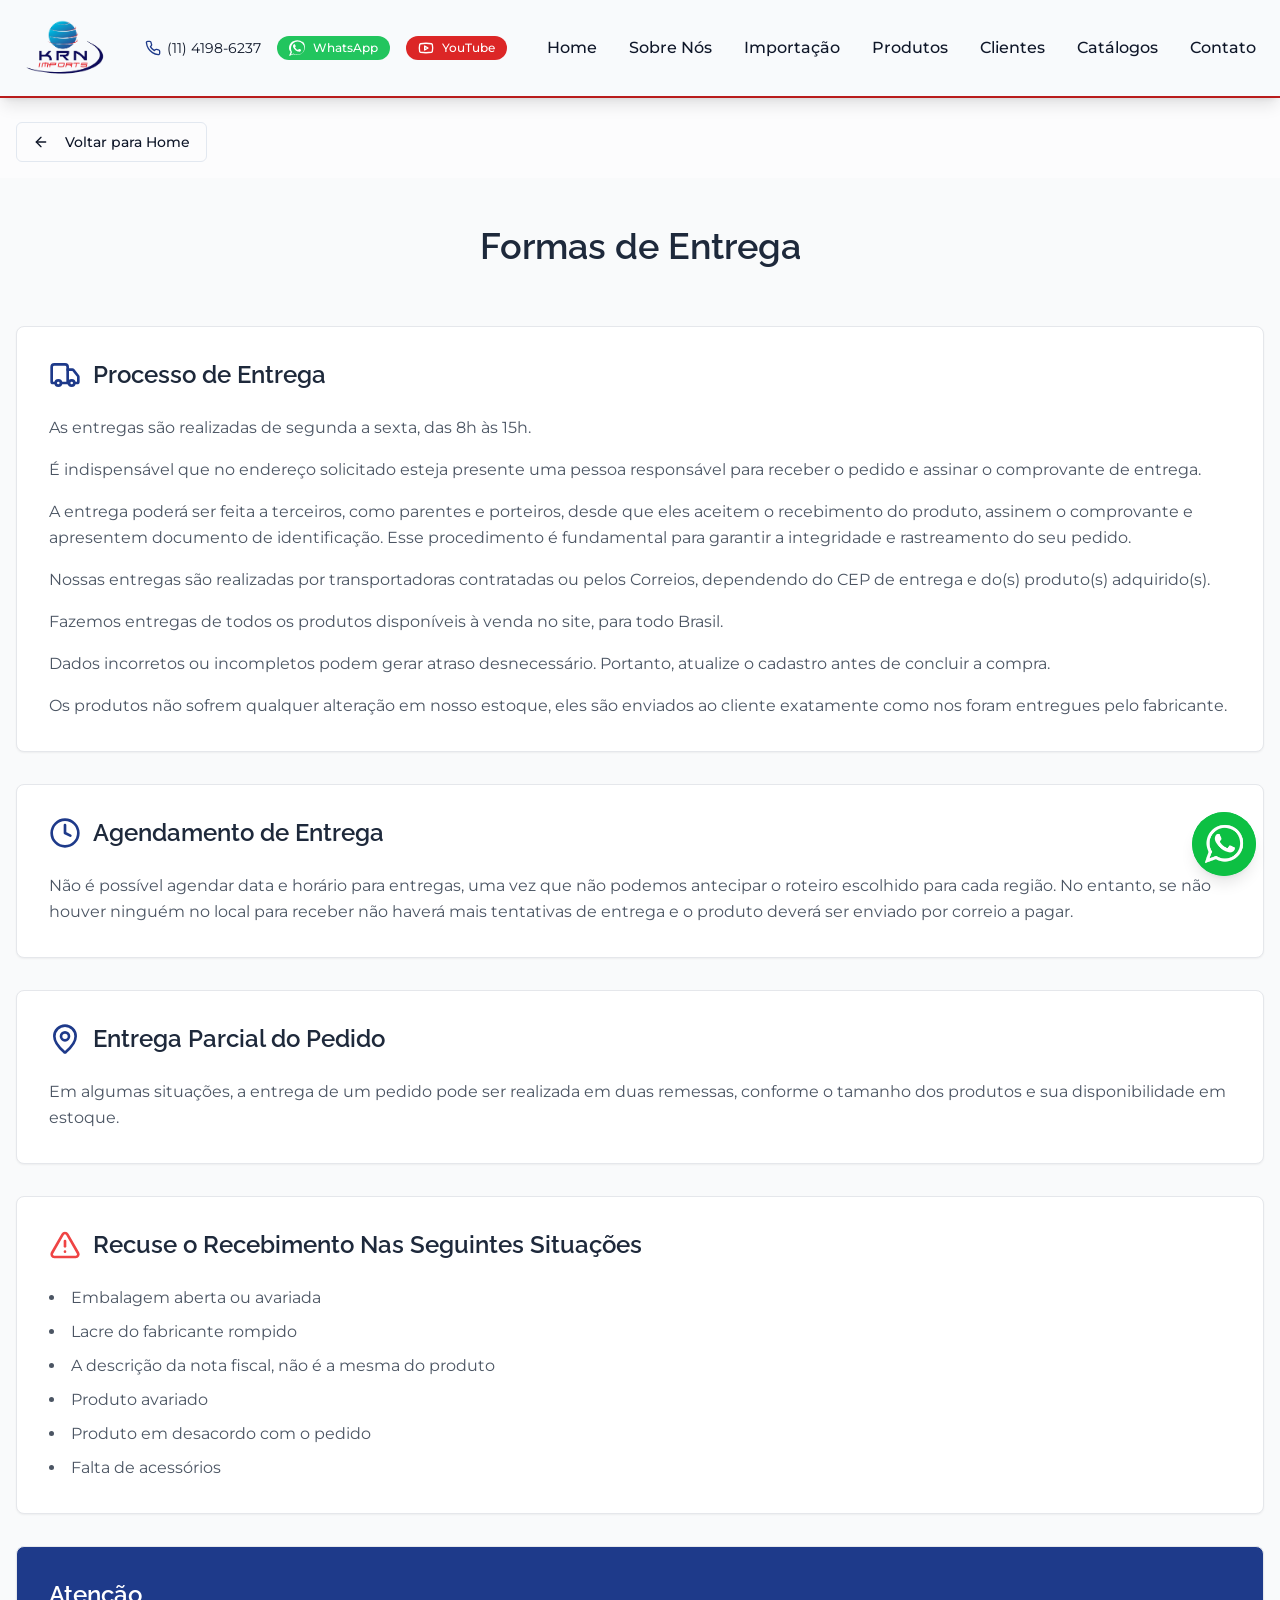
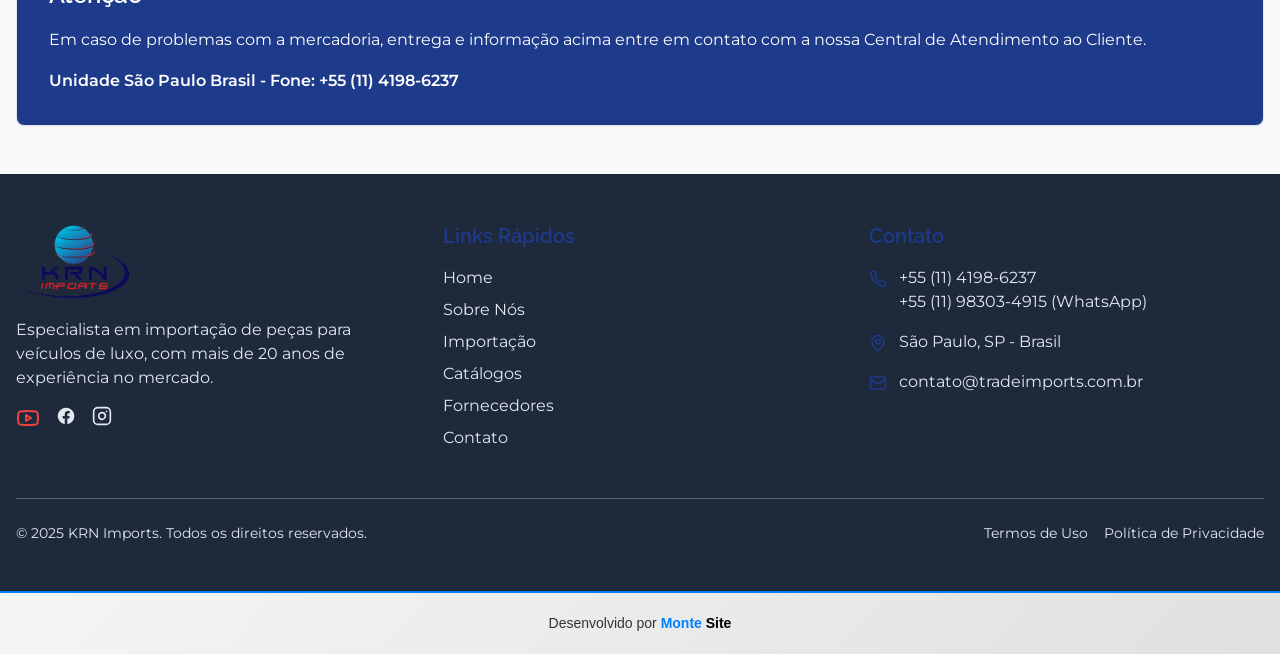
<file: formas-entrega.html>
<!DOCTYPE html>
<html lang="pt-BR">
<head>
  <meta charset="UTF-8">
  <meta name="viewport" content="width=device-width, initial-scale=1.0">
  <title>Formas de Entrega | KRN Imports</title>
  <meta name="description" content="Saiba como funcionam as entregas da KRN Imports: prazos, procedimentos e situações em que o recebimento deve ser recusado.">
  <meta name="author" content="KRN Imports">
  <meta name="robots" content="index, follow">
  <meta name="language" content="pt-BR">
  <meta name="geo.region" content="BR-SP">
  <meta name="geo.placename" content="São Paulo, Barueri">
  <meta name="geo.position" content="-23.5070971;-46.8688552">
  <meta name="ICBM" content="-23.5070971, -46.8688552">
  <link rel="canonical" href="https://krnimports.com.br/formas-entrega.html">
  <link rel="icon" href="lovable-uploads/krn-logo-header.png" type="image/png">

  <!-- Open Graph -->
  <meta property="og:title" content="Formas de Entrega | KRN Imports">
  <meta property="og:description" content="Saiba como funcionam as entregas da KRN Imports: prazos, procedimentos e situações em que o recebimento deve ser recusado.">
  <meta property="og:type" content="website">
  <meta property="og:url" content="https://krnimports.com.br/formas-entrega.html">
  <meta property="og:image" content="/lovable-uploads/07606789-617c-474a-984b-5aae0432ac4a.png">
  <meta property="og:image:width" content="1200">
  <meta property="og:image:height" content="630">
  <meta property="og:locale" content="pt_BR">
  <meta property="og:site_name" content="KRN Imports">

  <!-- Twitter -->
  <meta name="twitter:card" content="summary_large_image">
  <meta name="twitter:title" content="Formas de Entrega | KRN Imports">
  <meta name="twitter:description" content="Saiba como funcionam as entregas da KRN Imports: prazos, procedimentos e situações em que o recebimento deve ser recusado.">
  <meta name="twitter:image" content="/lovable-uploads/07606789-617c-474a-984b-5aae0432ac4a.png">

  <!-- Schema.org JSON-LD -->
  <script type="application/ld+json">
{
  "@context": "https://schema.org",
  "@type": "AutoPartsStore",
  "name": "KRN Imports",
  "alternateName": "KRN Imports - Importação Parts Peças Veículos Premium",
  "image": "https://krnimports.com.br/lovable-uploads/07606789-617c-474a-984b-5aae0432ac4a.png",
  "logo": "https://krnimports.com.br/lovable-uploads/krn-logo-header.png",
  "description": "Especialista em importação de peças originais para veículos de luxo BMW, Mercedes-Benz, Porsche, peças marítimas, Audi, Ferrari, Lamborghini. Peças OEM genuínas e peças navais.",
  "url": "https://krnimports.com.br/formas-entrega.html",
  "address": {
    "@type": "PostalAddress",
    "streetAddress": "R. Adelino Cardana, 293, Andar 22º - Und 2211, Bethaville I",
    "addressLocality": "Barueri",
    "addressRegion": "SP",
    "postalCode": "06401-147",
    "addressCountry": "BR"
  },
  "geo": {
    "@type": "GeoCoordinates",
    "latitude": "-23.5070971",
    "longitude": "-46.8688552"
  },
  "telephone": "+55-11-4198-6237",
  "openingHoursSpecification": [
    {
      "@type": "OpeningHoursSpecification",
      "dayOfWeek": [
        "Monday",
        "Tuesday",
        "Wednesday",
        "Thursday",
        "Friday"
      ],
      "opens": "08:00",
      "closes": "18:00"
    }
  ],
  "priceRange": "$$",
  "sameAs": [
    "https://www.facebook.com/TradeImports/?ref=settings",
    "https://www.instagram.com/tradeimports/",
    "https://www.youtube.com/watch?v=Yam4yu3pWxs"
  ],
  "areaServed": {
    "@type": "Country",
    "name": "Brasil"
  }
}
  </script>

  <link rel="stylesheet" href="assets/styles.css">

  <!-- Google Tag Manager -->
  <script>(function(w,d,s,l,i){w[l]=w[l]||[];w[l].push({'gtm.start':
  new Date().getTime(),event:'gtm.js'});var f=d.getElementsByTagName(s)[0],
  j=d.createElement(s),dl=l!='dataLayer'?'&l='+l:'';j.async=true;j.src=
  'https://www.googletagmanager.com/gtm.js?id='+i+dl;f.parentNode.insertBefore(j,f);
  })(window,document,'script','dataLayer','GTM-WVDZZGV8');</script>
  <!-- End Google Tag Manager -->
</head>
<body>
  <!-- Google Tag Manager (noscript) -->
  <noscript><iframe src="https://www.googletagmanager.com/ns.html?id=GTM-WVDZZGV8"
  height="0" width="0" style="display:none;visibility:hidden"></iframe></noscript>
  <!-- End Google Tag Manager (noscript) -->

  <div class="flex flex-col min-h-screen">
      <header class="sticky top-0 z-50 bg-usawhite shadow-lg border-b-2 border-usared">
        <div class="container mx-auto px-4 max-w-full">
          <div class="flex items-center justify-between py-4">
            <div class="flex-shrink-0">
              <a class="block" href="index.html">
                <img class="h-12 md:h-14 lg:h-16" src="lovable-uploads/krn-logo-header.png" alt="KRN Imports Logo"/>
              </a>
            </div>
            <div class="hidden md:flex items-center gap-3 lg:gap-4">
              <div class="flex items-center gap-1.5">
                <svg class="text-usablue flex-shrink-0" width="16" height="16" viewBox="0 0 24 24" fill="none" stroke="currentColor" stroke-width="2" stroke-linecap="round" stroke-linejoin="round" ><path d="M22 16.92v3a2 2 0 0 1-2.18 2 19.79 19.79 0 0 1-8.63-3.07 19.5 19.5 0 0 1-6-6 19.79 19.79 0 0 1-3.07-8.67A2 2 0 0 1 4.11 2h3a2 2 0 0 1 2 1.72c.127.96.361 1.902.7 2.81a2 2 0 0 1-.45 2.11L8.09 9.91a16 16 0 0 0 6 6l1.27-1.27a2 2 0 0 1 2.11-.45c.908.339 1.85.573 2.81.7A2 2 0 0 1 22 16.92z"/></svg>
                <a class="text-xs lg:text-sm hover:text-usablue transition-colors whitespace-nowrap" href="tel:+551141986237">
                  (11) 4198-6237
                </a>
              </div>
              <a class="flex items-center gap-2 bg-green-500 text-white px-3 py-1 rounded-full hover:bg-green-600 transition-colors text-sm" href="https://wa.me/5511983034915" target="_blank" rel="noopener noreferrer">
                <svg class="w-4 h-4" viewBox="0 0 24 24" fill="currentColor"><path d="M17.472 14.382c-.297-.149-1.758-.867-2.03-.967-.273-.099-.471-.148-.67.15-.197.297-.767.966-.94 1.164-.173.199-.347.223-.644.075-.297-.15-1.255-.463-2.39-1.475-.883-.788-1.48-1.761-1.653-2.059-.173-.297-.018-.458.13-.606.134-.133.298-.347.446-.52.149-.174.198-.298.297-.497.1-.198.05-.371-.025-.52-.075-.149-.669-1.612-.916-2.207-.242-.579-.487-.5-.669-.51-.173-.008-.371-.01-.57-.01-.198 0-.52.074-.792.372-.272.297-1.04 1.016-1.04 2.479 0 1.462 1.065 2.875 1.213 3.074.149.198 2.096 3.2 5.077 4.487.709.306 1.262.489 1.694.625.712.227 1.36.195 1.871.118.571-.085 1.758-.719 2.006-1.413.248-.694.248-1.289.173-1.413-.074-.124-.272-.198-.57-.347z"/><path d="M20.52 3.449a12.532 12.532 0 0 0-3.566-2.314 12.54 12.54 0 0 0-4.629-.9C5.36.247 0 5.608 0 12.068c0 2.073.846 4.077 2.45 5.682h.002L0 24l6.398-2.49a12.062 12.062 0 0 0 5.208 1.164h.004c6.966 0 12.33-5.354 12.335-11.91a12.58 12.58 0 0 0-3.425-9.065zm-8.03 18.44h-.3a9.873 9.873 0 0 1-5.031-1.378l-.365-.214-3.75 1.459 1.485-3.687-.235-.374A9.88 9.88 0 0 1 3.11 12.077c0-5.446 4.433-9.879 9.886-9.879a9.866 9.866 0 0 1 7.021 2.911 9.88 9.88 0 0 1 2.891 7.022c-.003 5.446-4.436 9.878-9.885 9.878z"/></svg>
                <span class="text-xs font-medium">
                  WhatsApp
                </span>
              </a>
              <a class="flex items-center gap-2 bg-red-600 text-white px-3 py-1 rounded-full hover:bg-red-700 transition-colors text-sm animate-pulse" href="https://www.youtube.com/watch?v=Yam4yu3pWxs" target="_blank" rel="noopener noreferrer">
                <svg class="" width="16" height="16" viewBox="0 0 24 24" fill="none" stroke="currentColor" stroke-width="2" stroke-linecap="round" stroke-linejoin="round" ><path d="M2.5 17a24.12 24.12 0 0 1 0-10 2 2 0 0 1 1.4-1.4 49.56 49.56 0 0 1 16.2 0A2 2 0 0 1 21.5 7a24.12 24.12 0 0 1 0 10 2 2 0 0 1-1.4 1.4 49.55 49.55 0 0 1-16.2 0A2 2 0 0 1 2.5 17"/><path d="m10 15 5-3-5-3z"/></svg>
                <span class="text-xs font-medium">
                  YouTube
                </span>
              </a>
            </div>
            <nav class="hidden lg:flex items-center space-x-2 xl:space-x-4">
              <a class="nav-link whitespace-nowrap" href="index.html">
                Home
              </a>
              <a class="nav-link whitespace-nowrap" href="sobre-nos.html">
                Sobre Nós
              </a>
              <a class="nav-link whitespace-nowrap" href="importacao.html">
                Importação
              </a>
              <a class="nav-link bg-transparent border-none cursor-pointer whitespace-nowrap" href="index.html#featured-products" data-scroll-to="featured-products">Produtos</a>
              <a class="nav-link whitespace-nowrap" href="clientes.html">
                Clientes
              </a>
              <a class="nav-link whitespace-nowrap" href="catalogos.html">
                Catálogos
              </a>
              <a class="nav-link whitespace-nowrap" href="contato.html">
                Contato
              </a>
            </nav>
            <button class="lg:hidden p-2" aria-label="Menu" data-menu-toggle>
              <span data-icon-open><svg class="" width="24" height="24" viewBox="0 0 24 24" fill="none" stroke="currentColor" stroke-width="2" stroke-linecap="round" stroke-linejoin="round" ><line x1="4" x2="20" y1="6" y2="6"/><line x1="4" x2="20" y1="12" y2="12"/><line x1="4" x2="20" y1="18" y2="18"/></svg></span>
              <span data-icon-close style="display:none"><svg class="" width="24" height="24" viewBox="0 0 24 24" fill="none" stroke="currentColor" stroke-width="2" stroke-linecap="round" stroke-linejoin="round" ><path d="M18 6 6 18"/><path d="m6 6 12 12"/></svg></span>
            </button>
          </div>
          <div class="hidden lg:hidden py-4 border-t border-usasilver" data-mobile-menu>
            <nav class="flex flex-col space-y-4">
              <a class="nav-link" href="index.html">Home</a>
              <a class="nav-link" href="sobre-nos.html">Sobre Nós</a>
              <a class="nav-link" href="importacao.html">Importação</a>
              <a class="nav-link bg-transparent border-none cursor-pointer text-left" href="index.html#featured-products" data-scroll-to="featured-products">Produtos</a>
              <a class="nav-link" href="clientes.html">Clientes</a>
              <a class="nav-link" href="catalogos.html">Catálogos</a>
              <a class="nav-link" href="contato.html">Contato</a>
              <div class="flex flex-col space-y-3 pt-2">
                <div class="flex items-center gap-2 pt-2">
                  <svg class="text-usablue" width="18" height="18" viewBox="0 0 24 24" fill="none" stroke="currentColor" stroke-width="2" stroke-linecap="round" stroke-linejoin="round" ><path d="M22 16.92v3a2 2 0 0 1-2.18 2 19.79 19.79 0 0 1-8.63-3.07 19.5 19.5 0 0 1-6-6 19.79 19.79 0 0 1-3.07-8.67A2 2 0 0 1 4.11 2h3a2 2 0 0 1 2 1.72c.127.96.361 1.902.7 2.81a2 2 0 0 1-.45 2.11L8.09 9.91a16 16 0 0 0 6 6l1.27-1.27a2 2 0 0 1 2.11-.45c.908.339 1.85.573 2.81.7A2 2 0 0 1 22 16.92z"/></svg>
                  <a class="text-sm hover:text-usablue transition-colors" href="tel:+551141986237">+55 (11) 4198-6237</a>
                </div>
                <a class="flex items-center gap-2 bg-green-500 text-white px-3 py-1.5 rounded-full hover:bg-green-600 transition-colors w-fit" href="https://wa.me/5511983034915" target="_blank" rel="noopener noreferrer">
                  <svg class="w-4 h-4" viewBox="0 0 24 24" fill="currentColor"><path d="M17.472 14.382c-.297-.149-1.758-.867-2.03-.967-.273-.099-.471-.148-.67.15-.197.297-.767.966-.94 1.164-.173.199-.347.223-.644.075-.297-.15-1.255-.463-2.39-1.475-.883-.788-1.48-1.761-1.653-2.059-.173-.297-.018-.458.13-.606.134-.133.298-.347.446-.52.149-.174.198-.298.297-.497.1-.198.05-.371-.025-.52-.075-.149-.669-1.612-.916-2.207-.242-.579-.487-.5-.669-.51-.173-.008-.371-.01-.57-.01-.198 0-.52.074-.792.372-.272.297-1.04 1.016-1.04 2.479 0 1.462 1.065 2.875 1.213 3.074.149.198 2.096 3.2 5.077 4.487.709.306 1.262.489 1.694.625.712.227 1.36.195 1.871.118.571-.085 1.758-.719 2.006-1.413.248-.694.248-1.289.173-1.413-.074-.124-.272-.198-.57-.347z"/><path d="M20.52 3.449a12.532 12.532 0 0 0-3.566-2.314 12.54 12.54 0 0 0-4.629-.9C5.36.247 0 5.608 0 12.068c0 2.073.846 4.077 2.45 5.682h.002L0 24l6.398-2.49a12.062 12.062 0 0 0 5.208 1.164h.004c6.966 0 12.33-5.354 12.335-11.91a12.58 12.58 0 0 0-3.425-9.065zm-8.03 18.44h-.3a9.873 9.873 0 0 1-5.031-1.378l-.365-.214-3.75 1.459 1.485-3.687-.235-.374A9.88 9.88 0 0 1 3.11 12.077c0-5.446 4.433-9.879 9.886-9.879a9.866 9.866 0 0 1 7.021 2.911 9.88 9.88 0 0 1 2.891 7.022c-.003 5.446-4.436 9.878-9.885 9.878z"/></svg>
                  <span class="text-xs font-medium">WhatsApp</span>
                </a>
                <a class="flex items-center gap-2 bg-red-600 text-white px-3 py-1.5 rounded-full hover:bg-red-700 transition-colors w-fit animate-pulse" href="https://www.youtube.com/watch?v=Yam4yu3pWxs" target="_blank" rel="noopener noreferrer">
                  <svg class="" width="16" height="16" viewBox="0 0 24 24" fill="none" stroke="currentColor" stroke-width="2" stroke-linecap="round" stroke-linejoin="round" ><path d="M2.5 17a24.12 24.12 0 0 1 0-10 2 2 0 0 1 1.4-1.4 49.56 49.56 0 0 1 16.2 0A2 2 0 0 1 21.5 7a24.12 24.12 0 0 1 0 10 2 2 0 0 1-1.4 1.4 49.55 49.55 0 0 1-16.2 0A2 2 0 0 1 2.5 17"/><path d="m10 15 5-3-5-3z"/></svg>
                  <span class="text-xs font-medium">YouTube</span>
                </a>
              </div>
            </nav>
          </div>
        </div>
      </header>
      <main class="flex-grow">
        <div class="container mx-auto px-4 pt-6">
          <a href="index.html">
            <button class="inline-flex items-center justify-center gap-2 whitespace-nowrap rounded-md text-sm font-medium ring-offset-background transition-colors focus-visible:outline-none focus-visible:ring-2 focus-visible:ring-ring focus-visible:ring-offset-2 disabled:pointer-events-none disabled:opacity-50 [&_svg]:pointer-events-none [&_svg]:size-4 [&_svg]:shrink-0 border border-input bg-background hover:bg-accent hover:text-accent-foreground h-10 px-4 py-2 mb-4">
              <svg class="mr-2 h-4 w-4" width="24" height="24" viewBox="0 0 24 24" fill="none" stroke="currentColor" stroke-width="2" stroke-linecap="round" stroke-linejoin="round" ><path d="m12 19-7-7 7-7"/><path d="M19 12H5"/></svg>
              Voltar para Home
            </button>
          </a>
        </div>
        <div class="min-h-screen bg-gray-50 py-12">
          <div class="container mx-auto px-4">
            <div class="mb-12 text-center">
              <h1 class="section-title">
                Formas de Entrega
              </h1>
            </div>
            <div class="rounded-lg border text-card-foreground shadow-sm p-8 bg-white mb-8">
              <div class="flex items-center mb-6">
                <svg class="text-tradeblue mr-3" width="32" height="32" viewBox="0 0 24 24" fill="none" stroke="currentColor" stroke-width="2" stroke-linecap="round" stroke-linejoin="round" ><path d="M14 18V6a2 2 0 0 0-2-2H4a2 2 0 0 0-2 2v11a1 1 0 0 0 1 1h2"/><path d="M15 18H9"/><path d="M19 18h2a1 1 0 0 0 1-1v-3.65a1 1 0 0 0-.22-.624l-3.48-4.35A1 1 0 0 0 17.52 8H14"/><circle cx="17" cy="18" r="2"/><circle cx="7" cy="18" r="2"/></svg>
                <h2 class="text-2xl font-semibold text-tradedark">
                  Processo de Entrega
                </h2>
              </div>
              <div class="space-y-4 text-gray-600 leading-relaxed">
                <p>
                  As entregas são realizadas de segunda a sexta, das 8h às 15h.
                </p>
                <p>
                  É indispensável que no endereço solicitado esteja presente uma pessoa responsável para receber o pedido e assinar o comprovante de entrega.
                </p>
                <p>
                  A entrega poderá ser feita a terceiros, como parentes e porteiros, desde que eles aceitem o recebimento do produto, assinem o comprovante e apresentem documento de identificação. Esse procedimento é fundamental para garantir a integridade e rastreamento do seu pedido.
                </p>
                <p>
                  Nossas entregas são realizadas por transportadoras contratadas ou pelos Correios, dependendo do CEP de entrega e do(s) produto(s) adquirido(s).
                </p>
                <p>
                  Fazemos entregas de todos os produtos disponíveis à venda no site, para todo Brasil.
                </p>
                <p>
                  Dados incorretos ou incompletos podem gerar atraso desnecessário. Portanto, atualize o cadastro antes de concluir a compra.
                </p>
                <p>
                  Os produtos não sofrem qualquer alteração em nosso estoque, eles são enviados ao cliente exatamente como nos foram entregues pelo fabricante.
                </p>
              </div>
            </div>
            <div class="rounded-lg border text-card-foreground shadow-sm p-8 bg-white mb-8">
              <div class="flex items-center mb-6">
                <svg class="text-tradeblue mr-3" width="32" height="32" viewBox="0 0 24 24" fill="none" stroke="currentColor" stroke-width="2" stroke-linecap="round" stroke-linejoin="round" ><circle cx="12" cy="12" r="10"/><polyline points="12 6 12 12 16 14"/></svg>
                <h2 class="text-2xl font-semibold text-tradedark">
                  Agendamento de Entrega
                </h2>
              </div>
              <p class="text-gray-600 leading-relaxed">
                Não é possível agendar data e horário para entregas, uma vez que não podemos antecipar o roteiro escolhido para cada região. No entanto, se não houver ninguém no local para receber não haverá mais tentativas de entrega e o produto deverá ser enviado por correio a pagar.
              </p>
            </div>
            <div class="rounded-lg border text-card-foreground shadow-sm p-8 bg-white mb-8">
              <div class="flex items-center mb-6">
                <svg class="text-tradeblue mr-3" width="32" height="32" viewBox="0 0 24 24" fill="none" stroke="currentColor" stroke-width="2" stroke-linecap="round" stroke-linejoin="round" ><path d="M20 10c0 4.993-5.539 10.193-7.399 11.799a1 1 0 0 1-1.202 0C9.539 20.193 4 14.993 4 10a8 8 0 0 1 16 0"/><circle cx="12" cy="10" r="3"/></svg>
                <h2 class="text-2xl font-semibold text-tradedark">
                  Entrega Parcial do Pedido
                </h2>
              </div>
              <p class="text-gray-600 leading-relaxed">
                Em algumas situações, a entrega de um pedido pode ser realizada em duas remessas, conforme o tamanho dos produtos e sua disponibilidade em estoque.
              </p>
            </div>
            <div class="rounded-lg border text-card-foreground shadow-sm p-8 bg-white mb-8">
              <div class="flex items-center mb-6">
                <svg class="text-red-500 mr-3" width="32" height="32" viewBox="0 0 24 24" fill="none" stroke="currentColor" stroke-width="2" stroke-linecap="round" stroke-linejoin="round" ><path d="m21.73 18-8-14a2 2 0 0 0-3.48 0l-8 14A2 2 0 0 0 4 21h16a2 2 0 0 0 1.73-3"/><path d="M12 9v4"/><path d="M12 17h.01"/></svg>
                <h2 class="text-2xl font-semibold text-tradedark">
                  Recuse o Recebimento Nas Seguintes Situações
                </h2>
              </div>
              <ul class="list-disc list-inside text-gray-600 leading-relaxed space-y-2">
                <li>
                  Embalagem aberta ou avariada
                </li>
                <li>
                  Lacre do fabricante rompido
                </li>
                <li>
                  A descrição da nota fiscal, não é a mesma do produto
                </li>
                <li>
                  Produto avariado
                </li>
                <li>
                  Produto em desacordo com o pedido
                </li>
                <li>
                  Falta de acessórios
                </li>
              </ul>
            </div>
            <div class="rounded-lg border shadow-sm p-8 bg-tradeblue text-white">
              <h2 class="text-2xl font-semibold mb-4">
                Atenção
              </h2>
              <p class="leading-relaxed mb-4">
                Em caso de problemas com a mercadoria, entrega e informação acima entre em contato com a nossa Central de Atendimento ao Cliente.
              </p>
              <p class="font-semibold">
                Unidade São Paulo Brasil - Fone: +55 (11) 4198-6237
              </p>
            </div>
          </div>
        </div>
      </main>
      <footer class="bg-usanavy text-white">
        <div class="container mx-auto px-4 py-12 max-w-full">
          <div class="grid grid-cols-1 md:grid-cols-2 lg:grid-cols-3 gap-8">
            <div>
              <div class="mb-4">
                <a href="index.html">
                  <img class="h-20" src="lovable-uploads/krn-logo-footer.png" alt="KRN Imports Logo"/>
                </a>
              </div>
              <p class="text-usasilver mb-4">
                Especialista em importação de peças para veículos de luxo, com mais de 20 anos de experiência no mercado.
              </p>
              <div class="flex space-x-4">
                <a class="text-red-500 hover:text-red-400 transition-colors" href="https://www.youtube.com/watch?v=Yam4yu3pWxs" target="_blank" rel="noopener noreferrer" title="Nosso canal no YouTube">
                  <svg class="w-6 h-6" width="24" height="24" viewBox="0 0 24 24" fill="none" stroke="currentColor" stroke-width="2" stroke-linecap="round" stroke-linejoin="round" ><path d="M2.5 17a24.12 24.12 0 0 1 0-10 2 2 0 0 1 1.4-1.4 49.56 49.56 0 0 1 16.2 0A2 2 0 0 1 21.5 7a24.12 24.12 0 0 1 0 10 2 2 0 0 1-1.4 1.4 49.55 49.55 0 0 1-16.2 0A2 2 0 0 1 2.5 17"/><path d="m10 15 5-3-5-3z"/></svg>
                </a>
                <a class="text-usasilver hover:text-usablue transition-colors" href="https://www.facebook.com/TradeImports/?ref=settings" target="_blank" rel="noopener noreferrer">
                  <svg class="w-5 h-5" viewBox="0 0 24 24" fill="currentColor"><path d="M22 12a10 10 0 1 0-11.5 9.87v-6.99h-2.5v-2.88h2.5V9.8c0-2.5 1.49-3.89 3.78-3.89 1.09 0 2.23.2 2.23.2v2.46h-1.26c-1.24 0-1.63.77-1.63 1.56v1.87h2.78l-.45 2.88h-2.33v6.99A10 10 0 0 0 22 12z"/></svg>
                </a>
                <a class="text-usasilver hover:text-usablue transition-colors" href="https://www.instagram.com/tradeimports/" target="_blank" rel="noopener noreferrer">
                  <svg class="w-5 h-5" viewBox="0 0 24 24" fill="none" stroke="currentColor" stroke-width="2" stroke-linecap="round" stroke-linejoin="round"><rect width="20" height="20" x="2" y="2" rx="5" ry="5"/><path d="M16 11.37A4 4 0 1 1 12.63 8 4 4 0 0 1 16 11.37z"/><line x1="17.5" x2="17.51" y1="6.5" y2="6.5"/></svg>
                </a>
              </div>
            </div>
            <div>
              <h3 class="text-xl font-semibold mb-4 text-usablue">
                Links Rápidos
              </h3>
              <ul class="space-y-2">
                <li>
                  <a class="text-usasilver hover:text-usablue transition-colors" href="index.html">
                    Home
                  </a>
                </li>
                <li>
                  <a class="text-usasilver hover:text-usablue transition-colors" href="sobre-nos.html">
                    Sobre Nós
                  </a>
                </li>
                <li>
                  <a class="text-usasilver hover:text-usablue transition-colors" href="importacao.html">
                    Importação
                  </a>
                </li>
                <li>
                  <a class="text-usasilver hover:text-usablue transition-colors" href="catalogos.html">
                    Catálogos
                  </a>
                </li>
                <li>
                  <a class="text-usasilver hover:text-usablue transition-colors" href="clientes.html">
                    Fornecedores
                  </a>
                </li>
                <li>
                  <a class="text-usasilver hover:text-usablue transition-colors" href="contato.html">
                    Contato
                  </a>
                </li>
              </ul>
            </div>
            <div>
              <h3 class="text-xl font-semibold mb-4 text-usablue">
                Contato
              </h3>
              <ul class="space-y-4">
                <li class="flex items-start space-x-3">
                  <svg class="text-usablue mt-1" width="18" height="18" viewBox="0 0 24 24" fill="none" stroke="currentColor" stroke-width="2" stroke-linecap="round" stroke-linejoin="round" ><path d="M22 16.92v3a2 2 0 0 1-2.18 2 19.79 19.79 0 0 1-8.63-3.07 19.5 19.5 0 0 1-6-6 19.79 19.79 0 0 1-3.07-8.67A2 2 0 0 1 4.11 2h3a2 2 0 0 1 2 1.72c.127.96.361 1.902.7 2.81a2 2 0 0 1-.45 2.11L8.09 9.91a16 16 0 0 0 6 6l1.27-1.27a2 2 0 0 1 2.11-.45c.908.339 1.85.573 2.81.7A2 2 0 0 1 22 16.92z"/></svg>
                  <div>
                    <p class="text-usasilver">
                      +55 (11) 4198-6237
                    </p>
                    <p class="text-usasilver">
                      +55 (11) 98303-4915 (WhatsApp)
                    </p>
                  </div>
                </li>
                <li class="flex items-start space-x-3">
                  <svg class="text-usablue mt-1" width="18" height="18" viewBox="0 0 24 24" fill="none" stroke="currentColor" stroke-width="2" stroke-linecap="round" stroke-linejoin="round" ><path d="M20 10c0 4.993-5.539 10.193-7.399 11.799a1 1 0 0 1-1.202 0C9.539 20.193 4 14.993 4 10a8 8 0 0 1 16 0"/><circle cx="12" cy="10" r="3"/></svg>
                  <p class="text-usasilver">
                    São Paulo, SP - Brasil
                  </p>
                </li>
                <li class="flex items-start space-x-3">
                  <svg class="text-usablue mt-1" width="18" height="18" viewBox="0 0 24 24" fill="none" stroke="currentColor" stroke-width="2" stroke-linecap="round" stroke-linejoin="round" ><rect width="20" height="16" x="2" y="4" rx="2"/><path d="m22 7-8.97 5.7a1.94 1.94 0 0 1-2.06 0L2 7"/></svg>
                  <p class="text-usasilver">
                    contato@tradeimports.com.br
                  </p>
                </li>
              </ul>
            </div>
          </div>
          <div class="border-t border-usasilver/30 mt-12 pt-6 text-usasilver text-sm">
            <div class="flex flex-col md:flex-row justify-between items-center space-y-4 md:space-y-0">
              <p>
                © 2025 KRN Imports. Todos os direitos reservados.
              </p>
              <div class="flex flex-wrap justify-center md:justify-end space-x-4">
                <a class="hover:text-usablue transition-colors" href="termos-uso.html">
                  Termos de Uso
                </a>
                <a class="hover:text-usablue transition-colors" href="politica-privacidade.html">
                  Política de Privacidade
                </a>
              </div>
            </div>
          </div>
        </div>
      </footer>
      <a class="fixed bottom-6 right-6 z-50 w-16 h-16 bg-green-500 hover:bg-green-600 rounded-full shadow-lg hover:shadow-xl transition-all duration-300 transform hover:scale-110 animate-float" href="https://wa.me/5511983034915" target="_blank" rel="noopener noreferrer" aria-label="Contato via WhatsApp">
        <img class="w-full h-full rounded-full object-cover" src="lovable-uploads/60b9f84d-84a2-4db9-a060-8590367ff3f7.png" alt="WhatsApp"/>
      </a>
    </div>
  <div id="montesite-footer-badge">
    <div style="
  display: flex;
  align-items: center;
  justify-content: center;
  padding: 20px;
  background: linear-gradient(135deg, #f5f5f5 0%, #e0e0e0 100%);
  font-family: 'Arial', sans-serif;
  border-top: 2px solid #0080FF;
">
      <a href="https://lp.montesite.com.br/" style="
       text-decoration: none;
       color: #333;
       font-size: 14px;
       font-weight: 500;
       transition: transform 0.2s;
       display: inline-block;
     " target="_blank" rel="noopener noreferrer">
        Desenvolvido por
        <span style="color: #0080FF; font-weight: 700;">
          Monte
        </span>
        <span style="color: #000; font-weight: 700;">
          Site
        </span>
      </a>
    </div>
  </div>
  <script src="assets/script.js"></script>

  <!-- IMPORTANT: DO NOT REMOVE THIS SCRIPT TAG OR THIS VERY COMMENT! -->
  <script src="https://cdn.gpteng.co/gptengineer.js" type="module"></script>
</body>
</html>
</file>
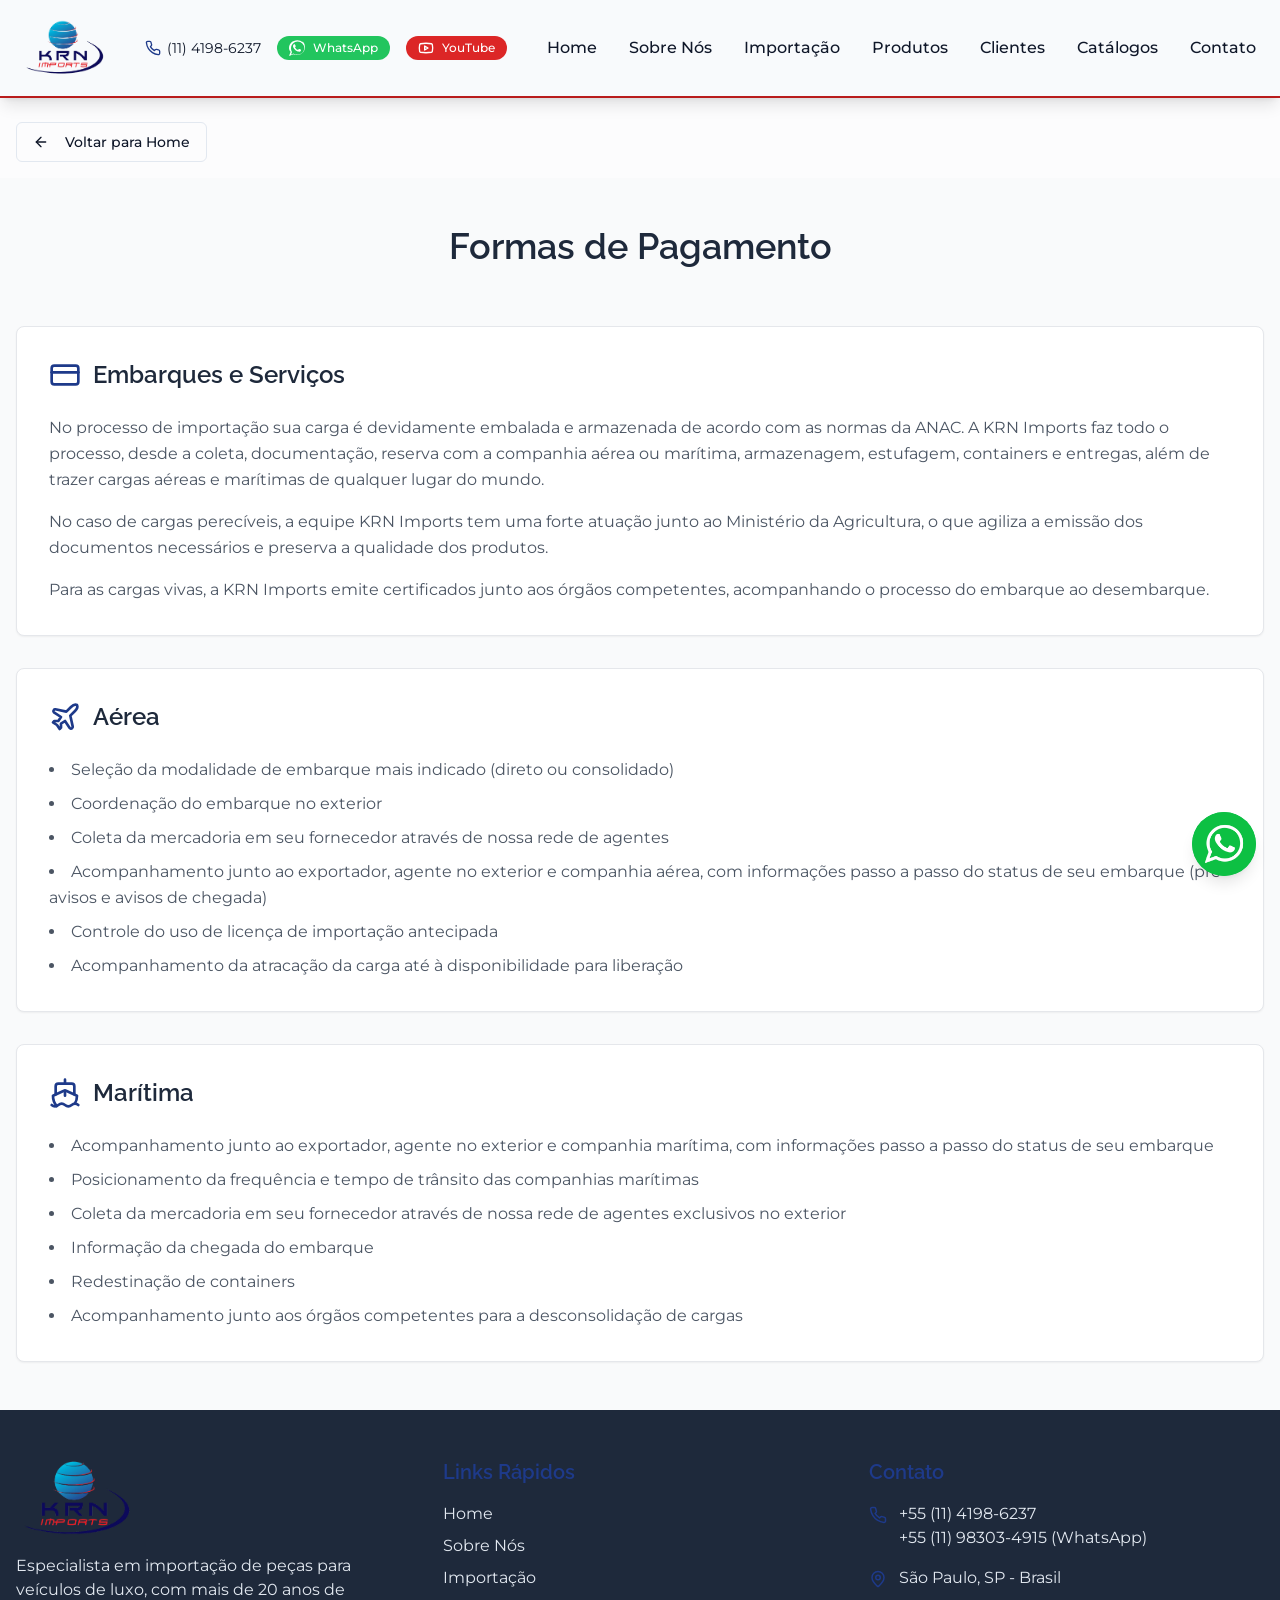
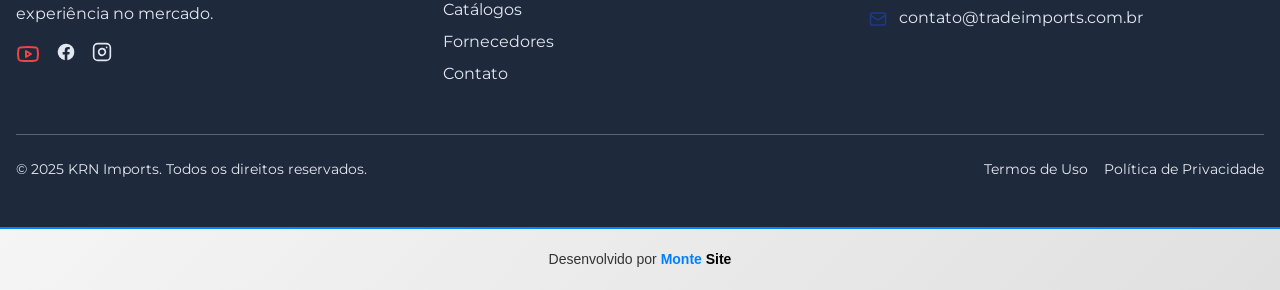
<file: formas-pagamento.html>
<!DOCTYPE html>
<html lang="pt-BR">
<head>
  <meta charset="UTF-8">
  <meta name="viewport" content="width=device-width, initial-scale=1.0">
  <title>Formas de Pagamento e Embarque | KRN Imports</title>
  <meta name="description" content="Conheça os serviços de embarque aéreo e marítimo da KRN Imports para importação de autopeças.">
  <meta name="author" content="KRN Imports">
  <meta name="robots" content="index, follow">
  <meta name="language" content="pt-BR">
  <meta name="geo.region" content="BR-SP">
  <meta name="geo.placename" content="São Paulo, Barueri">
  <meta name="geo.position" content="-23.5070971;-46.8688552">
  <meta name="ICBM" content="-23.5070971, -46.8688552">
  <link rel="canonical" href="https://krnimports.com.br/formas-pagamento.html">
  <link rel="icon" href="lovable-uploads/krn-logo-header.png" type="image/png">

  <!-- Open Graph -->
  <meta property="og:title" content="Formas de Pagamento e Embarque | KRN Imports">
  <meta property="og:description" content="Conheça os serviços de embarque aéreo e marítimo da KRN Imports para importação de autopeças.">
  <meta property="og:type" content="website">
  <meta property="og:url" content="https://krnimports.com.br/formas-pagamento.html">
  <meta property="og:image" content="/lovable-uploads/07606789-617c-474a-984b-5aae0432ac4a.png">
  <meta property="og:image:width" content="1200">
  <meta property="og:image:height" content="630">
  <meta property="og:locale" content="pt_BR">
  <meta property="og:site_name" content="KRN Imports">

  <!-- Twitter -->
  <meta name="twitter:card" content="summary_large_image">
  <meta name="twitter:title" content="Formas de Pagamento e Embarque | KRN Imports">
  <meta name="twitter:description" content="Conheça os serviços de embarque aéreo e marítimo da KRN Imports para importação de autopeças.">
  <meta name="twitter:image" content="/lovable-uploads/07606789-617c-474a-984b-5aae0432ac4a.png">

  <!-- Schema.org JSON-LD -->
  <script type="application/ld+json">
{
  "@context": "https://schema.org",
  "@type": "AutoPartsStore",
  "name": "KRN Imports",
  "alternateName": "KRN Imports - Importação Parts Peças Veículos Premium",
  "image": "https://krnimports.com.br/lovable-uploads/07606789-617c-474a-984b-5aae0432ac4a.png",
  "logo": "https://krnimports.com.br/lovable-uploads/krn-logo-header.png",
  "description": "Especialista em importação de peças originais para veículos de luxo BMW, Mercedes-Benz, Porsche, peças marítimas, Audi, Ferrari, Lamborghini. Peças OEM genuínas e peças navais.",
  "url": "https://krnimports.com.br/formas-pagamento.html",
  "address": {
    "@type": "PostalAddress",
    "streetAddress": "R. Adelino Cardana, 293, Andar 22º - Und 2211, Bethaville I",
    "addressLocality": "Barueri",
    "addressRegion": "SP",
    "postalCode": "06401-147",
    "addressCountry": "BR"
  },
  "geo": {
    "@type": "GeoCoordinates",
    "latitude": "-23.5070971",
    "longitude": "-46.8688552"
  },
  "telephone": "+55-11-4198-6237",
  "openingHoursSpecification": [
    {
      "@type": "OpeningHoursSpecification",
      "dayOfWeek": [
        "Monday",
        "Tuesday",
        "Wednesday",
        "Thursday",
        "Friday"
      ],
      "opens": "08:00",
      "closes": "18:00"
    }
  ],
  "priceRange": "$$",
  "sameAs": [
    "https://www.facebook.com/TradeImports/?ref=settings",
    "https://www.instagram.com/tradeimports/",
    "https://www.youtube.com/watch?v=Yam4yu3pWxs"
  ],
  "areaServed": {
    "@type": "Country",
    "name": "Brasil"
  }
}
  </script>

  <link rel="stylesheet" href="assets/styles.css">

  <!-- Google Tag Manager -->
  <script>(function(w,d,s,l,i){w[l]=w[l]||[];w[l].push({'gtm.start':
  new Date().getTime(),event:'gtm.js'});var f=d.getElementsByTagName(s)[0],
  j=d.createElement(s),dl=l!='dataLayer'?'&l='+l:'';j.async=true;j.src=
  'https://www.googletagmanager.com/gtm.js?id='+i+dl;f.parentNode.insertBefore(j,f);
  })(window,document,'script','dataLayer','GTM-WVDZZGV8');</script>
  <!-- End Google Tag Manager -->
</head>
<body>
  <!-- Google Tag Manager (noscript) -->
  <noscript><iframe src="https://www.googletagmanager.com/ns.html?id=GTM-WVDZZGV8"
  height="0" width="0" style="display:none;visibility:hidden"></iframe></noscript>
  <!-- End Google Tag Manager (noscript) -->

  <div class="flex flex-col min-h-screen">
      <header class="sticky top-0 z-50 bg-usawhite shadow-lg border-b-2 border-usared">
        <div class="container mx-auto px-4 max-w-full">
          <div class="flex items-center justify-between py-4">
            <div class="flex-shrink-0">
              <a class="block" href="index.html">
                <img class="h-12 md:h-14 lg:h-16" src="lovable-uploads/krn-logo-header.png" alt="KRN Imports Logo"/>
              </a>
            </div>
            <div class="hidden md:flex items-center gap-3 lg:gap-4">
              <div class="flex items-center gap-1.5">
                <svg class="text-usablue flex-shrink-0" width="16" height="16" viewBox="0 0 24 24" fill="none" stroke="currentColor" stroke-width="2" stroke-linecap="round" stroke-linejoin="round" ><path d="M22 16.92v3a2 2 0 0 1-2.18 2 19.79 19.79 0 0 1-8.63-3.07 19.5 19.5 0 0 1-6-6 19.79 19.79 0 0 1-3.07-8.67A2 2 0 0 1 4.11 2h3a2 2 0 0 1 2 1.72c.127.96.361 1.902.7 2.81a2 2 0 0 1-.45 2.11L8.09 9.91a16 16 0 0 0 6 6l1.27-1.27a2 2 0 0 1 2.11-.45c.908.339 1.85.573 2.81.7A2 2 0 0 1 22 16.92z"/></svg>
                <a class="text-xs lg:text-sm hover:text-usablue transition-colors whitespace-nowrap" href="tel:+551141986237">
                  (11) 4198-6237
                </a>
              </div>
              <a class="flex items-center gap-2 bg-green-500 text-white px-3 py-1 rounded-full hover:bg-green-600 transition-colors text-sm" href="https://wa.me/5511983034915" target="_blank" rel="noopener noreferrer">
                <svg class="w-4 h-4" viewBox="0 0 24 24" fill="currentColor"><path d="M17.472 14.382c-.297-.149-1.758-.867-2.03-.967-.273-.099-.471-.148-.67.15-.197.297-.767.966-.94 1.164-.173.199-.347.223-.644.075-.297-.15-1.255-.463-2.39-1.475-.883-.788-1.48-1.761-1.653-2.059-.173-.297-.018-.458.13-.606.134-.133.298-.347.446-.52.149-.174.198-.298.297-.497.1-.198.05-.371-.025-.52-.075-.149-.669-1.612-.916-2.207-.242-.579-.487-.5-.669-.51-.173-.008-.371-.01-.57-.01-.198 0-.52.074-.792.372-.272.297-1.04 1.016-1.04 2.479 0 1.462 1.065 2.875 1.213 3.074.149.198 2.096 3.2 5.077 4.487.709.306 1.262.489 1.694.625.712.227 1.36.195 1.871.118.571-.085 1.758-.719 2.006-1.413.248-.694.248-1.289.173-1.413-.074-.124-.272-.198-.57-.347z"/><path d="M20.52 3.449a12.532 12.532 0 0 0-3.566-2.314 12.54 12.54 0 0 0-4.629-.9C5.36.247 0 5.608 0 12.068c0 2.073.846 4.077 2.45 5.682h.002L0 24l6.398-2.49a12.062 12.062 0 0 0 5.208 1.164h.004c6.966 0 12.33-5.354 12.335-11.91a12.58 12.58 0 0 0-3.425-9.065zm-8.03 18.44h-.3a9.873 9.873 0 0 1-5.031-1.378l-.365-.214-3.75 1.459 1.485-3.687-.235-.374A9.88 9.88 0 0 1 3.11 12.077c0-5.446 4.433-9.879 9.886-9.879a9.866 9.866 0 0 1 7.021 2.911 9.88 9.88 0 0 1 2.891 7.022c-.003 5.446-4.436 9.878-9.885 9.878z"/></svg>
                <span class="text-xs font-medium">
                  WhatsApp
                </span>
              </a>
              <a class="flex items-center gap-2 bg-red-600 text-white px-3 py-1 rounded-full hover:bg-red-700 transition-colors text-sm animate-pulse" href="https://www.youtube.com/watch?v=Yam4yu3pWxs" target="_blank" rel="noopener noreferrer">
                <svg class="" width="16" height="16" viewBox="0 0 24 24" fill="none" stroke="currentColor" stroke-width="2" stroke-linecap="round" stroke-linejoin="round" ><path d="M2.5 17a24.12 24.12 0 0 1 0-10 2 2 0 0 1 1.4-1.4 49.56 49.56 0 0 1 16.2 0A2 2 0 0 1 21.5 7a24.12 24.12 0 0 1 0 10 2 2 0 0 1-1.4 1.4 49.55 49.55 0 0 1-16.2 0A2 2 0 0 1 2.5 17"/><path d="m10 15 5-3-5-3z"/></svg>
                <span class="text-xs font-medium">
                  YouTube
                </span>
              </a>
            </div>
            <nav class="hidden lg:flex items-center space-x-2 xl:space-x-4">
              <a class="nav-link whitespace-nowrap" href="index.html">
                Home
              </a>
              <a class="nav-link whitespace-nowrap" href="sobre-nos.html">
                Sobre Nós
              </a>
              <a class="nav-link whitespace-nowrap" href="importacao.html">
                Importação
              </a>
              <a class="nav-link bg-transparent border-none cursor-pointer whitespace-nowrap" href="index.html#featured-products" data-scroll-to="featured-products">Produtos</a>
              <a class="nav-link whitespace-nowrap" href="clientes.html">
                Clientes
              </a>
              <a class="nav-link whitespace-nowrap" href="catalogos.html">
                Catálogos
              </a>
              <a class="nav-link whitespace-nowrap" href="contato.html">
                Contato
              </a>
            </nav>
            <button class="lg:hidden p-2" aria-label="Menu" data-menu-toggle>
              <span data-icon-open><svg class="" width="24" height="24" viewBox="0 0 24 24" fill="none" stroke="currentColor" stroke-width="2" stroke-linecap="round" stroke-linejoin="round" ><line x1="4" x2="20" y1="6" y2="6"/><line x1="4" x2="20" y1="12" y2="12"/><line x1="4" x2="20" y1="18" y2="18"/></svg></span>
              <span data-icon-close style="display:none"><svg class="" width="24" height="24" viewBox="0 0 24 24" fill="none" stroke="currentColor" stroke-width="2" stroke-linecap="round" stroke-linejoin="round" ><path d="M18 6 6 18"/><path d="m6 6 12 12"/></svg></span>
            </button>
          </div>
          <div class="hidden lg:hidden py-4 border-t border-usasilver" data-mobile-menu>
            <nav class="flex flex-col space-y-4">
              <a class="nav-link" href="index.html">Home</a>
              <a class="nav-link" href="sobre-nos.html">Sobre Nós</a>
              <a class="nav-link" href="importacao.html">Importação</a>
              <a class="nav-link bg-transparent border-none cursor-pointer text-left" href="index.html#featured-products" data-scroll-to="featured-products">Produtos</a>
              <a class="nav-link" href="clientes.html">Clientes</a>
              <a class="nav-link" href="catalogos.html">Catálogos</a>
              <a class="nav-link" href="contato.html">Contato</a>
              <div class="flex flex-col space-y-3 pt-2">
                <div class="flex items-center gap-2 pt-2">
                  <svg class="text-usablue" width="18" height="18" viewBox="0 0 24 24" fill="none" stroke="currentColor" stroke-width="2" stroke-linecap="round" stroke-linejoin="round" ><path d="M22 16.92v3a2 2 0 0 1-2.18 2 19.79 19.79 0 0 1-8.63-3.07 19.5 19.5 0 0 1-6-6 19.79 19.79 0 0 1-3.07-8.67A2 2 0 0 1 4.11 2h3a2 2 0 0 1 2 1.72c.127.96.361 1.902.7 2.81a2 2 0 0 1-.45 2.11L8.09 9.91a16 16 0 0 0 6 6l1.27-1.27a2 2 0 0 1 2.11-.45c.908.339 1.85.573 2.81.7A2 2 0 0 1 22 16.92z"/></svg>
                  <a class="text-sm hover:text-usablue transition-colors" href="tel:+551141986237">+55 (11) 4198-6237</a>
                </div>
                <a class="flex items-center gap-2 bg-green-500 text-white px-3 py-1.5 rounded-full hover:bg-green-600 transition-colors w-fit" href="https://wa.me/5511983034915" target="_blank" rel="noopener noreferrer">
                  <svg class="w-4 h-4" viewBox="0 0 24 24" fill="currentColor"><path d="M17.472 14.382c-.297-.149-1.758-.867-2.03-.967-.273-.099-.471-.148-.67.15-.197.297-.767.966-.94 1.164-.173.199-.347.223-.644.075-.297-.15-1.255-.463-2.39-1.475-.883-.788-1.48-1.761-1.653-2.059-.173-.297-.018-.458.13-.606.134-.133.298-.347.446-.52.149-.174.198-.298.297-.497.1-.198.05-.371-.025-.52-.075-.149-.669-1.612-.916-2.207-.242-.579-.487-.5-.669-.51-.173-.008-.371-.01-.57-.01-.198 0-.52.074-.792.372-.272.297-1.04 1.016-1.04 2.479 0 1.462 1.065 2.875 1.213 3.074.149.198 2.096 3.2 5.077 4.487.709.306 1.262.489 1.694.625.712.227 1.36.195 1.871.118.571-.085 1.758-.719 2.006-1.413.248-.694.248-1.289.173-1.413-.074-.124-.272-.198-.57-.347z"/><path d="M20.52 3.449a12.532 12.532 0 0 0-3.566-2.314 12.54 12.54 0 0 0-4.629-.9C5.36.247 0 5.608 0 12.068c0 2.073.846 4.077 2.45 5.682h.002L0 24l6.398-2.49a12.062 12.062 0 0 0 5.208 1.164h.004c6.966 0 12.33-5.354 12.335-11.91a12.58 12.58 0 0 0-3.425-9.065zm-8.03 18.44h-.3a9.873 9.873 0 0 1-5.031-1.378l-.365-.214-3.75 1.459 1.485-3.687-.235-.374A9.88 9.88 0 0 1 3.11 12.077c0-5.446 4.433-9.879 9.886-9.879a9.866 9.866 0 0 1 7.021 2.911 9.88 9.88 0 0 1 2.891 7.022c-.003 5.446-4.436 9.878-9.885 9.878z"/></svg>
                  <span class="text-xs font-medium">WhatsApp</span>
                </a>
                <a class="flex items-center gap-2 bg-red-600 text-white px-3 py-1.5 rounded-full hover:bg-red-700 transition-colors w-fit animate-pulse" href="https://www.youtube.com/watch?v=Yam4yu3pWxs" target="_blank" rel="noopener noreferrer">
                  <svg class="" width="16" height="16" viewBox="0 0 24 24" fill="none" stroke="currentColor" stroke-width="2" stroke-linecap="round" stroke-linejoin="round" ><path d="M2.5 17a24.12 24.12 0 0 1 0-10 2 2 0 0 1 1.4-1.4 49.56 49.56 0 0 1 16.2 0A2 2 0 0 1 21.5 7a24.12 24.12 0 0 1 0 10 2 2 0 0 1-1.4 1.4 49.55 49.55 0 0 1-16.2 0A2 2 0 0 1 2.5 17"/><path d="m10 15 5-3-5-3z"/></svg>
                  <span class="text-xs font-medium">YouTube</span>
                </a>
              </div>
            </nav>
          </div>
        </div>
      </header>
      <main class="flex-grow">
        <div class="container mx-auto px-4 pt-6">
          <a href="index.html">
            <button class="inline-flex items-center justify-center gap-2 whitespace-nowrap rounded-md text-sm font-medium ring-offset-background transition-colors focus-visible:outline-none focus-visible:ring-2 focus-visible:ring-ring focus-visible:ring-offset-2 disabled:pointer-events-none disabled:opacity-50 [&_svg]:pointer-events-none [&_svg]:size-4 [&_svg]:shrink-0 border border-input bg-background hover:bg-accent hover:text-accent-foreground h-10 px-4 py-2 mb-4">
              <svg class="mr-2 h-4 w-4" width="24" height="24" viewBox="0 0 24 24" fill="none" stroke="currentColor" stroke-width="2" stroke-linecap="round" stroke-linejoin="round" ><path d="m12 19-7-7 7-7"/><path d="M19 12H5"/></svg>
              Voltar para Home
            </button>
          </a>
        </div>
        <div class="min-h-screen bg-gray-50 py-12">
          <div class="container mx-auto px-4">
            <div class="mb-12 text-center">
              <h1 class="section-title">
                Formas de Pagamento
              </h1>
            </div>
            <div class="rounded-lg border text-card-foreground shadow-sm p-8 bg-white mb-8">
              <div class="flex items-center mb-6">
                <svg class="text-tradeblue mr-3" width="32" height="32" viewBox="0 0 24 24" fill="none" stroke="currentColor" stroke-width="2" stroke-linecap="round" stroke-linejoin="round" ><rect width="20" height="14" x="2" y="5" rx="2"/><line x1="2" x2="22" y1="10" y2="10"/></svg>
                <h2 class="text-2xl font-semibold text-tradedark">
                  Embarques e Serviços
                </h2>
              </div>
              <p class="text-gray-600 leading-relaxed mb-4">
                No processo de importação sua carga é devidamente embalada e armazenada de acordo com as normas da ANAC. A KRN Imports faz todo o processo, desde a coleta, documentação, reserva com a companhia aérea ou marítima, armazenagem, estufagem, containers e entregas, além de trazer cargas aéreas e marítimas de qualquer lugar do mundo.
              </p>
              <p class="text-gray-600 leading-relaxed mb-4">
                No caso de cargas perecíveis, a equipe KRN Imports tem uma forte atuação junto ao Ministério da Agricultura, o que agiliza a emissão dos documentos necessários e preserva a qualidade dos produtos.
              </p>
              <p class="text-gray-600 leading-relaxed">
                Para as cargas vivas, a KRN Imports emite certificados junto aos órgãos competentes, acompanhando o processo do embarque ao desembarque.
              </p>
            </div>
            <div class="rounded-lg border text-card-foreground shadow-sm p-8 bg-white mb-8">
              <div class="flex items-center mb-6">
                <svg class="text-tradeblue mr-3" width="32" height="32" viewBox="0 0 24 24" fill="none" stroke="currentColor" stroke-width="2" stroke-linecap="round" stroke-linejoin="round" ><path d="M17.8 19.2 16 11l3.5-3.5C21 6 21.5 4 21 3c-1-.5-3 0-4.5 1.5L13 8 4.8 6.2c-.5-.1-.9.1-1.1.5l-.3.5c-.2.5-.1 1 .3 1.3L9 12l-2 3H4l-1 1 3 2 2 3 1-1v-3l3-2 3.5 5.3c.3.4.8.5 1.3.3l.5-.2c.4-.3.6-.7.5-1.2z"/></svg>
                <h2 class="text-2xl font-semibold text-tradedark">
                  Aérea
                </h2>
              </div>
              <ul class="list-disc list-inside text-gray-600 leading-relaxed space-y-2">
                <li>
                  Seleção da modalidade de embarque mais indicado (direto ou consolidado)
                </li>
                <li>
                  Coordenação do embarque no exterior
                </li>
                <li>
                  Coleta da mercadoria em seu fornecedor através de nossa rede de agentes
                </li>
                <li>
                  Acompanhamento junto ao exportador, agente no exterior e companhia aérea, com informações passo a passo do status de seu embarque (pré-avisos e avisos de chegada)
                </li>
                <li>
                  Controle do uso de licença de importação antecipada
                </li>
                <li>
                  Acompanhamento da atracação da carga até à disponibilidade para liberação
                </li>
              </ul>
            </div>
            <div class="rounded-lg border text-card-foreground shadow-sm p-8 bg-white">
              <div class="flex items-center mb-6">
                <svg class="text-tradeblue mr-3" width="32" height="32" viewBox="0 0 24 24" fill="none" stroke="currentColor" stroke-width="2" stroke-linecap="round" stroke-linejoin="round" ><path d="M12 10.189V14"/><path d="M12 2v3"/><path d="M19 13V7a2 2 0 0 0-2-2H7a2 2 0 0 0-2 2v6"/><path d="M19.38 20A11.6 11.6 0 0 0 21 14l-8.188-3.639a2 2 0 0 0-1.624 0L3 14a11.6 11.6 0 0 0 2.81 7.76"/><path d="M2 21c.6.5 1.2 1 2.5 1 2.5 0 2.5-2 5-2 2.5 0 2.5 2 5 2s2.5-2 5-2c1.3 0 1.9.5 2.5 1"/></svg>
                <h2 class="text-2xl font-semibold text-tradedark">
                  Marítima
                </h2>
              </div>
              <ul class="list-disc list-inside text-gray-600 leading-relaxed space-y-2">
                <li>
                  Acompanhamento junto ao exportador, agente no exterior e companhia marítima, com informações passo a passo do status de seu embarque
                </li>
                <li>
                  Posicionamento da frequência e tempo de trânsito das companhias marítimas
                </li>
                <li>
                  Coleta da mercadoria em seu fornecedor através de nossa rede de agentes exclusivos no exterior
                </li>
                <li>
                  Informação da chegada do embarque
                </li>
                <li>
                  Redestinação de containers
                </li>
                <li>
                  Acompanhamento junto aos órgãos competentes para a desconsolidação de cargas
                </li>
              </ul>
            </div>
          </div>
        </div>
      </main>
      <footer class="bg-usanavy text-white">
        <div class="container mx-auto px-4 py-12 max-w-full">
          <div class="grid grid-cols-1 md:grid-cols-2 lg:grid-cols-3 gap-8">
            <div>
              <div class="mb-4">
                <a href="index.html">
                  <img class="h-20" src="lovable-uploads/krn-logo-footer.png" alt="KRN Imports Logo"/>
                </a>
              </div>
              <p class="text-usasilver mb-4">
                Especialista em importação de peças para veículos de luxo, com mais de 20 anos de experiência no mercado.
              </p>
              <div class="flex space-x-4">
                <a class="text-red-500 hover:text-red-400 transition-colors" href="https://www.youtube.com/watch?v=Yam4yu3pWxs" target="_blank" rel="noopener noreferrer" title="Nosso canal no YouTube">
                  <svg class="w-6 h-6" width="24" height="24" viewBox="0 0 24 24" fill="none" stroke="currentColor" stroke-width="2" stroke-linecap="round" stroke-linejoin="round" ><path d="M2.5 17a24.12 24.12 0 0 1 0-10 2 2 0 0 1 1.4-1.4 49.56 49.56 0 0 1 16.2 0A2 2 0 0 1 21.5 7a24.12 24.12 0 0 1 0 10 2 2 0 0 1-1.4 1.4 49.55 49.55 0 0 1-16.2 0A2 2 0 0 1 2.5 17"/><path d="m10 15 5-3-5-3z"/></svg>
                </a>
                <a class="text-usasilver hover:text-usablue transition-colors" href="https://www.facebook.com/TradeImports/?ref=settings" target="_blank" rel="noopener noreferrer">
                  <svg class="w-5 h-5" viewBox="0 0 24 24" fill="currentColor"><path d="M22 12a10 10 0 1 0-11.5 9.87v-6.99h-2.5v-2.88h2.5V9.8c0-2.5 1.49-3.89 3.78-3.89 1.09 0 2.23.2 2.23.2v2.46h-1.26c-1.24 0-1.63.77-1.63 1.56v1.87h2.78l-.45 2.88h-2.33v6.99A10 10 0 0 0 22 12z"/></svg>
                </a>
                <a class="text-usasilver hover:text-usablue transition-colors" href="https://www.instagram.com/tradeimports/" target="_blank" rel="noopener noreferrer">
                  <svg class="w-5 h-5" viewBox="0 0 24 24" fill="none" stroke="currentColor" stroke-width="2" stroke-linecap="round" stroke-linejoin="round"><rect width="20" height="20" x="2" y="2" rx="5" ry="5"/><path d="M16 11.37A4 4 0 1 1 12.63 8 4 4 0 0 1 16 11.37z"/><line x1="17.5" x2="17.51" y1="6.5" y2="6.5"/></svg>
                </a>
              </div>
            </div>
            <div>
              <h3 class="text-xl font-semibold mb-4 text-usablue">
                Links Rápidos
              </h3>
              <ul class="space-y-2">
                <li>
                  <a class="text-usasilver hover:text-usablue transition-colors" href="index.html">
                    Home
                  </a>
                </li>
                <li>
                  <a class="text-usasilver hover:text-usablue transition-colors" href="sobre-nos.html">
                    Sobre Nós
                  </a>
                </li>
                <li>
                  <a class="text-usasilver hover:text-usablue transition-colors" href="importacao.html">
                    Importação
                  </a>
                </li>
                <li>
                  <a class="text-usasilver hover:text-usablue transition-colors" href="catalogos.html">
                    Catálogos
                  </a>
                </li>
                <li>
                  <a class="text-usasilver hover:text-usablue transition-colors" href="clientes.html">
                    Fornecedores
                  </a>
                </li>
                <li>
                  <a class="text-usasilver hover:text-usablue transition-colors" href="contato.html">
                    Contato
                  </a>
                </li>
              </ul>
            </div>
            <div>
              <h3 class="text-xl font-semibold mb-4 text-usablue">
                Contato
              </h3>
              <ul class="space-y-4">
                <li class="flex items-start space-x-3">
                  <svg class="text-usablue mt-1" width="18" height="18" viewBox="0 0 24 24" fill="none" stroke="currentColor" stroke-width="2" stroke-linecap="round" stroke-linejoin="round" ><path d="M22 16.92v3a2 2 0 0 1-2.18 2 19.79 19.79 0 0 1-8.63-3.07 19.5 19.5 0 0 1-6-6 19.79 19.79 0 0 1-3.07-8.67A2 2 0 0 1 4.11 2h3a2 2 0 0 1 2 1.72c.127.96.361 1.902.7 2.81a2 2 0 0 1-.45 2.11L8.09 9.91a16 16 0 0 0 6 6l1.27-1.27a2 2 0 0 1 2.11-.45c.908.339 1.85.573 2.81.7A2 2 0 0 1 22 16.92z"/></svg>
                  <div>
                    <p class="text-usasilver">
                      +55 (11) 4198-6237
                    </p>
                    <p class="text-usasilver">
                      +55 (11) 98303-4915 (WhatsApp)
                    </p>
                  </div>
                </li>
                <li class="flex items-start space-x-3">
                  <svg class="text-usablue mt-1" width="18" height="18" viewBox="0 0 24 24" fill="none" stroke="currentColor" stroke-width="2" stroke-linecap="round" stroke-linejoin="round" ><path d="M20 10c0 4.993-5.539 10.193-7.399 11.799a1 1 0 0 1-1.202 0C9.539 20.193 4 14.993 4 10a8 8 0 0 1 16 0"/><circle cx="12" cy="10" r="3"/></svg>
                  <p class="text-usasilver">
                    São Paulo, SP - Brasil
                  </p>
                </li>
                <li class="flex items-start space-x-3">
                  <svg class="text-usablue mt-1" width="18" height="18" viewBox="0 0 24 24" fill="none" stroke="currentColor" stroke-width="2" stroke-linecap="round" stroke-linejoin="round" ><rect width="20" height="16" x="2" y="4" rx="2"/><path d="m22 7-8.97 5.7a1.94 1.94 0 0 1-2.06 0L2 7"/></svg>
                  <p class="text-usasilver">
                    contato@tradeimports.com.br
                  </p>
                </li>
              </ul>
            </div>
          </div>
          <div class="border-t border-usasilver/30 mt-12 pt-6 text-usasilver text-sm">
            <div class="flex flex-col md:flex-row justify-between items-center space-y-4 md:space-y-0">
              <p>
                © 2025 KRN Imports. Todos os direitos reservados.
              </p>
              <div class="flex flex-wrap justify-center md:justify-end space-x-4">
                <a class="hover:text-usablue transition-colors" href="termos-uso.html">
                  Termos de Uso
                </a>
                <a class="hover:text-usablue transition-colors" href="politica-privacidade.html">
                  Política de Privacidade
                </a>
              </div>
            </div>
          </div>
        </div>
      </footer>
      <a class="fixed bottom-6 right-6 z-50 w-16 h-16 bg-green-500 hover:bg-green-600 rounded-full shadow-lg hover:shadow-xl transition-all duration-300 transform hover:scale-110 animate-float" href="https://wa.me/5511983034915" target="_blank" rel="noopener noreferrer" aria-label="Contato via WhatsApp">
        <img class="w-full h-full rounded-full object-cover" src="lovable-uploads/60b9f84d-84a2-4db9-a060-8590367ff3f7.png" alt="WhatsApp"/>
      </a>
    </div>
  <div id="montesite-footer-badge">
    <div style="
  display: flex;
  align-items: center;
  justify-content: center;
  padding: 20px;
  background: linear-gradient(135deg, #f5f5f5 0%, #e0e0e0 100%);
  font-family: 'Arial', sans-serif;
  border-top: 2px solid #0080FF;
">
      <a href="https://lp.montesite.com.br/" style="
       text-decoration: none;
       color: #333;
       font-size: 14px;
       font-weight: 500;
       transition: transform 0.2s;
       display: inline-block;
     " target="_blank" rel="noopener noreferrer">
        Desenvolvido por
        <span style="color: #0080FF; font-weight: 700;">
          Monte
        </span>
        <span style="color: #000; font-weight: 700;">
          Site
        </span>
      </a>
    </div>
  </div>
  <script src="assets/script.js"></script>

  <!-- IMPORTANT: DO NOT REMOVE THIS SCRIPT TAG OR THIS VERY COMMENT! -->
  <script src="https://cdn.gpteng.co/gptengineer.js" type="module"></script>
</body>
</html>
</file>
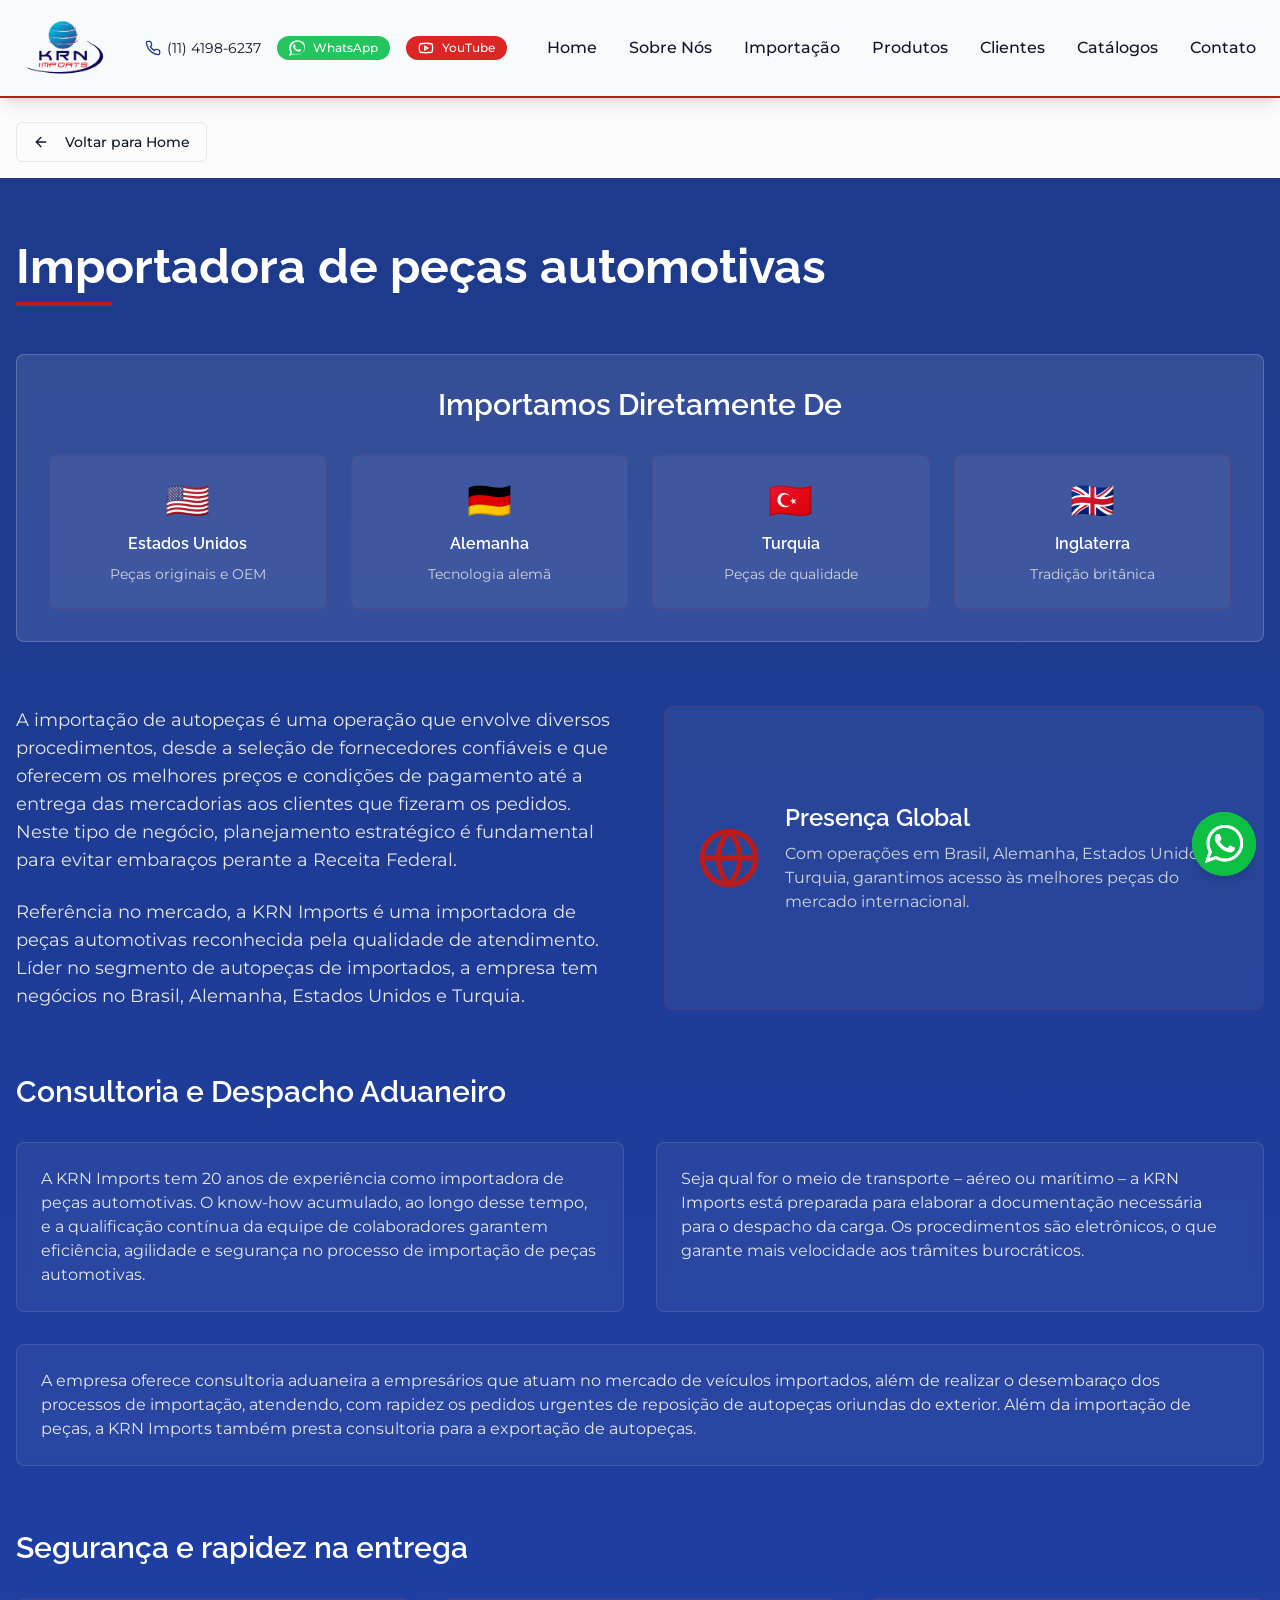
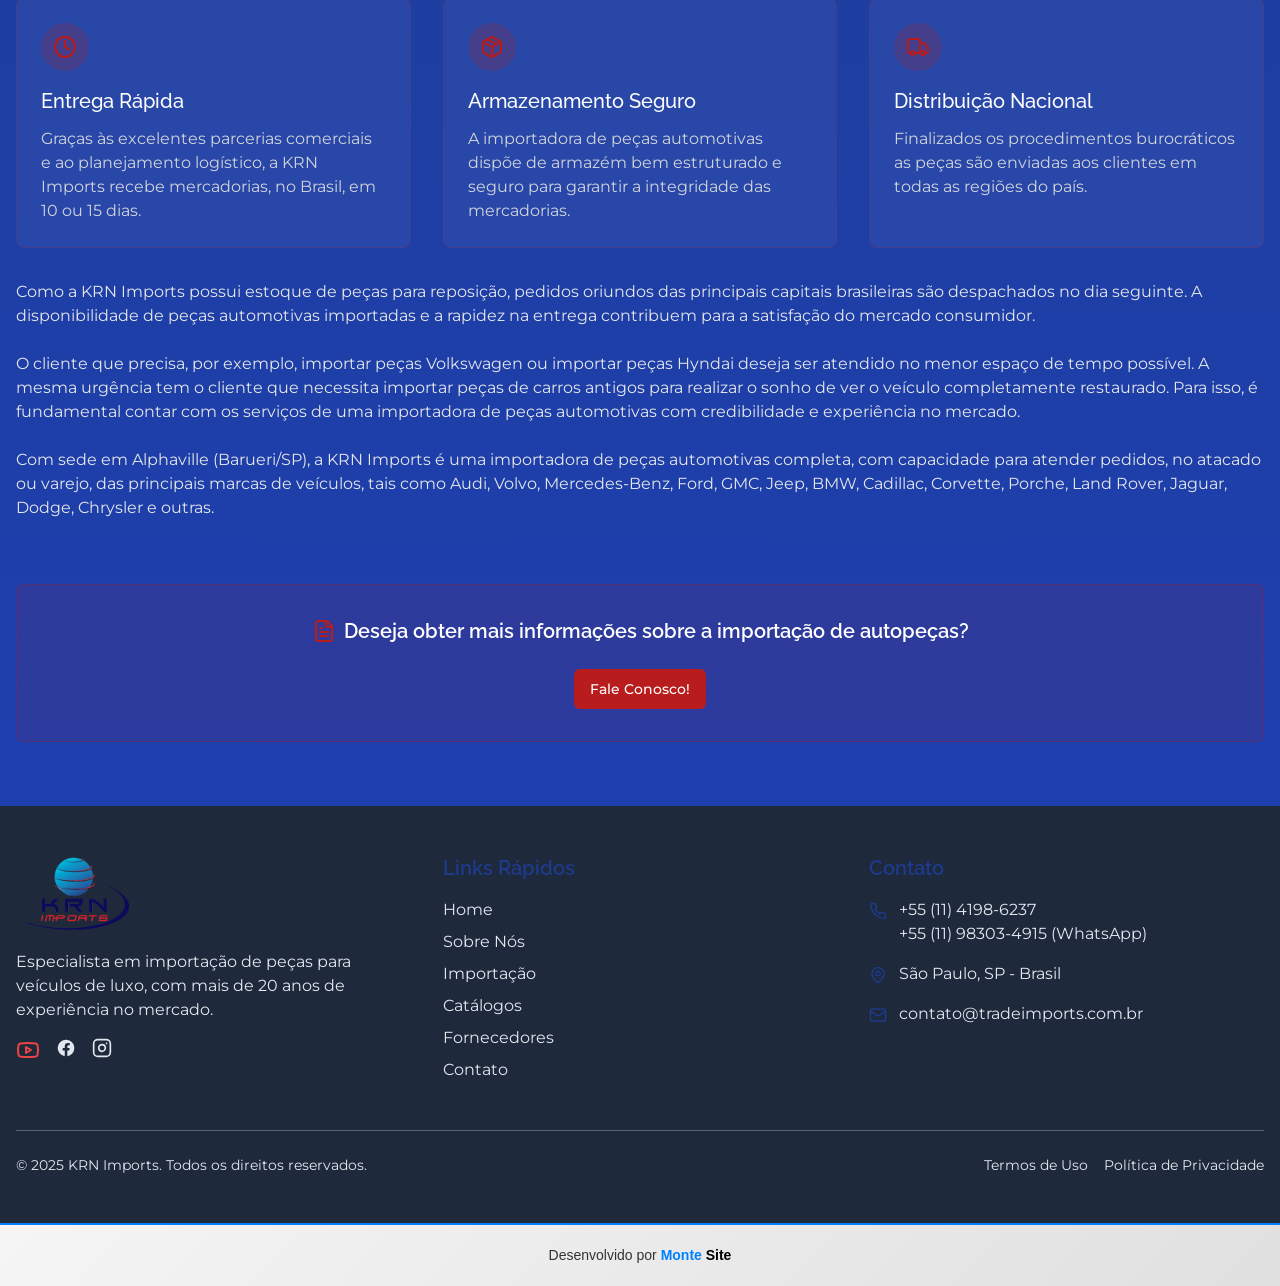
<file: importacao.html>
<!DOCTYPE html>
<html lang="pt-BR">
<head>
  <meta charset="UTF-8">
  <meta name="viewport" content="width=device-width, initial-scale=1.0">
  <title>Importação de Autopeças | KRN Imports - Direto da Alemanha e EUA</title>
  <meta name="description" content="Importadora de peças automotivas com operações no Brasil, Alemanha, Estados Unidos e Turquia. Logística completa, despacho aduaneiro e prazos reduzidos.">
  <meta name="author" content="KRN Imports">
  <meta name="robots" content="index, follow">
  <meta name="language" content="pt-BR">
  <meta name="geo.region" content="BR-SP">
  <meta name="geo.placename" content="São Paulo, Barueri">
  <meta name="geo.position" content="-23.5070971;-46.8688552">
  <meta name="ICBM" content="-23.5070971, -46.8688552">
  <link rel="canonical" href="https://krnimports.com.br/importacao.html">
  <link rel="icon" href="lovable-uploads/krn-logo-header.png" type="image/png">

  <!-- Open Graph -->
  <meta property="og:title" content="Importação de Autopeças | KRN Imports - Direto da Alemanha e EUA">
  <meta property="og:description" content="Importadora de peças automotivas com operações no Brasil, Alemanha, Estados Unidos e Turquia. Logística completa, despacho aduaneiro e prazos reduzidos.">
  <meta property="og:type" content="website">
  <meta property="og:url" content="https://krnimports.com.br/importacao.html">
  <meta property="og:image" content="/lovable-uploads/07606789-617c-474a-984b-5aae0432ac4a.png">
  <meta property="og:image:width" content="1200">
  <meta property="og:image:height" content="630">
  <meta property="og:locale" content="pt_BR">
  <meta property="og:site_name" content="KRN Imports">

  <!-- Twitter -->
  <meta name="twitter:card" content="summary_large_image">
  <meta name="twitter:title" content="Importação de Autopeças | KRN Imports - Direto da Alemanha e EUA">
  <meta name="twitter:description" content="Importadora de peças automotivas com operações no Brasil, Alemanha, Estados Unidos e Turquia. Logística completa, despacho aduaneiro e prazos reduzidos.">
  <meta name="twitter:image" content="/lovable-uploads/07606789-617c-474a-984b-5aae0432ac4a.png">

  <!-- Schema.org JSON-LD -->
  <script type="application/ld+json">
{
  "@context": "https://schema.org",
  "@type": "AutoPartsStore",
  "name": "KRN Imports",
  "alternateName": "KRN Imports - Importação Parts Peças Veículos Premium",
  "image": "https://krnimports.com.br/lovable-uploads/07606789-617c-474a-984b-5aae0432ac4a.png",
  "logo": "https://krnimports.com.br/lovable-uploads/krn-logo-header.png",
  "description": "Especialista em importação de peças originais para veículos de luxo BMW, Mercedes-Benz, Porsche, peças marítimas, Audi, Ferrari, Lamborghini. Peças OEM genuínas e peças navais.",
  "url": "https://krnimports.com.br/importacao.html",
  "address": {
    "@type": "PostalAddress",
    "streetAddress": "R. Adelino Cardana, 293, Andar 22º - Und 2211, Bethaville I",
    "addressLocality": "Barueri",
    "addressRegion": "SP",
    "postalCode": "06401-147",
    "addressCountry": "BR"
  },
  "geo": {
    "@type": "GeoCoordinates",
    "latitude": "-23.5070971",
    "longitude": "-46.8688552"
  },
  "telephone": "+55-11-4198-6237",
  "openingHoursSpecification": [
    {
      "@type": "OpeningHoursSpecification",
      "dayOfWeek": [
        "Monday",
        "Tuesday",
        "Wednesday",
        "Thursday",
        "Friday"
      ],
      "opens": "08:00",
      "closes": "18:00"
    }
  ],
  "priceRange": "$$",
  "sameAs": [
    "https://www.facebook.com/TradeImports/?ref=settings",
    "https://www.instagram.com/tradeimports/",
    "https://www.youtube.com/watch?v=Yam4yu3pWxs"
  ],
  "areaServed": {
    "@type": "Country",
    "name": "Brasil"
  }
}
  </script>

  <link rel="stylesheet" href="assets/styles.css">

  <!-- Google Tag Manager -->
  <script>(function(w,d,s,l,i){w[l]=w[l]||[];w[l].push({'gtm.start':
  new Date().getTime(),event:'gtm.js'});var f=d.getElementsByTagName(s)[0],
  j=d.createElement(s),dl=l!='dataLayer'?'&l='+l:'';j.async=true;j.src=
  'https://www.googletagmanager.com/gtm.js?id='+i+dl;f.parentNode.insertBefore(j,f);
  })(window,document,'script','dataLayer','GTM-WVDZZGV8');</script>
  <!-- End Google Tag Manager -->
</head>
<body>
  <!-- Google Tag Manager (noscript) -->
  <noscript><iframe src="https://www.googletagmanager.com/ns.html?id=GTM-WVDZZGV8"
  height="0" width="0" style="display:none;visibility:hidden"></iframe></noscript>
  <!-- End Google Tag Manager (noscript) -->

  <div class="flex flex-col min-h-screen">
      <header class="sticky top-0 z-50 bg-usawhite shadow-lg border-b-2 border-usared">
        <div class="container mx-auto px-4 max-w-full">
          <div class="flex items-center justify-between py-4">
            <div class="flex-shrink-0">
              <a class="block" href="index.html">
                <img class="h-12 md:h-14 lg:h-16" src="lovable-uploads/krn-logo-header.png" alt="KRN Imports Logo"/>
              </a>
            </div>
            <div class="hidden md:flex items-center gap-3 lg:gap-4">
              <div class="flex items-center gap-1.5">
                <svg class="text-usablue flex-shrink-0" width="16" height="16" viewBox="0 0 24 24" fill="none" stroke="currentColor" stroke-width="2" stroke-linecap="round" stroke-linejoin="round" ><path d="M22 16.92v3a2 2 0 0 1-2.18 2 19.79 19.79 0 0 1-8.63-3.07 19.5 19.5 0 0 1-6-6 19.79 19.79 0 0 1-3.07-8.67A2 2 0 0 1 4.11 2h3a2 2 0 0 1 2 1.72c.127.96.361 1.902.7 2.81a2 2 0 0 1-.45 2.11L8.09 9.91a16 16 0 0 0 6 6l1.27-1.27a2 2 0 0 1 2.11-.45c.908.339 1.85.573 2.81.7A2 2 0 0 1 22 16.92z"/></svg>
                <a class="text-xs lg:text-sm hover:text-usablue transition-colors whitespace-nowrap" href="tel:+551141986237">
                  (11) 4198-6237
                </a>
              </div>
              <a class="flex items-center gap-2 bg-green-500 text-white px-3 py-1 rounded-full hover:bg-green-600 transition-colors text-sm" href="https://wa.me/5511983034915" target="_blank" rel="noopener noreferrer">
                <svg class="w-4 h-4" viewBox="0 0 24 24" fill="currentColor"><path d="M17.472 14.382c-.297-.149-1.758-.867-2.03-.967-.273-.099-.471-.148-.67.15-.197.297-.767.966-.94 1.164-.173.199-.347.223-.644.075-.297-.15-1.255-.463-2.39-1.475-.883-.788-1.48-1.761-1.653-2.059-.173-.297-.018-.458.13-.606.134-.133.298-.347.446-.52.149-.174.198-.298.297-.497.1-.198.05-.371-.025-.52-.075-.149-.669-1.612-.916-2.207-.242-.579-.487-.5-.669-.51-.173-.008-.371-.01-.57-.01-.198 0-.52.074-.792.372-.272.297-1.04 1.016-1.04 2.479 0 1.462 1.065 2.875 1.213 3.074.149.198 2.096 3.2 5.077 4.487.709.306 1.262.489 1.694.625.712.227 1.36.195 1.871.118.571-.085 1.758-.719 2.006-1.413.248-.694.248-1.289.173-1.413-.074-.124-.272-.198-.57-.347z"/><path d="M20.52 3.449a12.532 12.532 0 0 0-3.566-2.314 12.54 12.54 0 0 0-4.629-.9C5.36.247 0 5.608 0 12.068c0 2.073.846 4.077 2.45 5.682h.002L0 24l6.398-2.49a12.062 12.062 0 0 0 5.208 1.164h.004c6.966 0 12.33-5.354 12.335-11.91a12.58 12.58 0 0 0-3.425-9.065zm-8.03 18.44h-.3a9.873 9.873 0 0 1-5.031-1.378l-.365-.214-3.75 1.459 1.485-3.687-.235-.374A9.88 9.88 0 0 1 3.11 12.077c0-5.446 4.433-9.879 9.886-9.879a9.866 9.866 0 0 1 7.021 2.911 9.88 9.88 0 0 1 2.891 7.022c-.003 5.446-4.436 9.878-9.885 9.878z"/></svg>
                <span class="text-xs font-medium">
                  WhatsApp
                </span>
              </a>
              <a class="flex items-center gap-2 bg-red-600 text-white px-3 py-1 rounded-full hover:bg-red-700 transition-colors text-sm animate-pulse" href="https://www.youtube.com/watch?v=Yam4yu3pWxs" target="_blank" rel="noopener noreferrer">
                <svg class="" width="16" height="16" viewBox="0 0 24 24" fill="none" stroke="currentColor" stroke-width="2" stroke-linecap="round" stroke-linejoin="round" ><path d="M2.5 17a24.12 24.12 0 0 1 0-10 2 2 0 0 1 1.4-1.4 49.56 49.56 0 0 1 16.2 0A2 2 0 0 1 21.5 7a24.12 24.12 0 0 1 0 10 2 2 0 0 1-1.4 1.4 49.55 49.55 0 0 1-16.2 0A2 2 0 0 1 2.5 17"/><path d="m10 15 5-3-5-3z"/></svg>
                <span class="text-xs font-medium">
                  YouTube
                </span>
              </a>
            </div>
            <nav class="hidden lg:flex items-center space-x-2 xl:space-x-4">
              <a class="nav-link whitespace-nowrap" href="index.html">
                Home
              </a>
              <a class="nav-link whitespace-nowrap" href="sobre-nos.html">
                Sobre Nós
              </a>
              <a class="nav-link whitespace-nowrap" href="importacao.html">
                Importação
              </a>
              <a class="nav-link bg-transparent border-none cursor-pointer whitespace-nowrap" href="index.html#featured-products" data-scroll-to="featured-products">Produtos</a>
              <a class="nav-link whitespace-nowrap" href="clientes.html">
                Clientes
              </a>
              <a class="nav-link whitespace-nowrap" href="catalogos.html">
                Catálogos
              </a>
              <a class="nav-link whitespace-nowrap" href="contato.html">
                Contato
              </a>
            </nav>
            <button class="lg:hidden p-2" aria-label="Menu" data-menu-toggle>
              <span data-icon-open><svg class="" width="24" height="24" viewBox="0 0 24 24" fill="none" stroke="currentColor" stroke-width="2" stroke-linecap="round" stroke-linejoin="round" ><line x1="4" x2="20" y1="6" y2="6"/><line x1="4" x2="20" y1="12" y2="12"/><line x1="4" x2="20" y1="18" y2="18"/></svg></span>
              <span data-icon-close style="display:none"><svg class="" width="24" height="24" viewBox="0 0 24 24" fill="none" stroke="currentColor" stroke-width="2" stroke-linecap="round" stroke-linejoin="round" ><path d="M18 6 6 18"/><path d="m6 6 12 12"/></svg></span>
            </button>
          </div>
          <div class="hidden lg:hidden py-4 border-t border-usasilver" data-mobile-menu>
            <nav class="flex flex-col space-y-4">
              <a class="nav-link" href="index.html">Home</a>
              <a class="nav-link" href="sobre-nos.html">Sobre Nós</a>
              <a class="nav-link" href="importacao.html">Importação</a>
              <a class="nav-link bg-transparent border-none cursor-pointer text-left" href="index.html#featured-products" data-scroll-to="featured-products">Produtos</a>
              <a class="nav-link" href="clientes.html">Clientes</a>
              <a class="nav-link" href="catalogos.html">Catálogos</a>
              <a class="nav-link" href="contato.html">Contato</a>
              <div class="flex flex-col space-y-3 pt-2">
                <div class="flex items-center gap-2 pt-2">
                  <svg class="text-usablue" width="18" height="18" viewBox="0 0 24 24" fill="none" stroke="currentColor" stroke-width="2" stroke-linecap="round" stroke-linejoin="round" ><path d="M22 16.92v3a2 2 0 0 1-2.18 2 19.79 19.79 0 0 1-8.63-3.07 19.5 19.5 0 0 1-6-6 19.79 19.79 0 0 1-3.07-8.67A2 2 0 0 1 4.11 2h3a2 2 0 0 1 2 1.72c.127.96.361 1.902.7 2.81a2 2 0 0 1-.45 2.11L8.09 9.91a16 16 0 0 0 6 6l1.27-1.27a2 2 0 0 1 2.11-.45c.908.339 1.85.573 2.81.7A2 2 0 0 1 22 16.92z"/></svg>
                  <a class="text-sm hover:text-usablue transition-colors" href="tel:+551141986237">+55 (11) 4198-6237</a>
                </div>
                <a class="flex items-center gap-2 bg-green-500 text-white px-3 py-1.5 rounded-full hover:bg-green-600 transition-colors w-fit" href="https://wa.me/5511983034915" target="_blank" rel="noopener noreferrer">
                  <svg class="w-4 h-4" viewBox="0 0 24 24" fill="currentColor"><path d="M17.472 14.382c-.297-.149-1.758-.867-2.03-.967-.273-.099-.471-.148-.67.15-.197.297-.767.966-.94 1.164-.173.199-.347.223-.644.075-.297-.15-1.255-.463-2.39-1.475-.883-.788-1.48-1.761-1.653-2.059-.173-.297-.018-.458.13-.606.134-.133.298-.347.446-.52.149-.174.198-.298.297-.497.1-.198.05-.371-.025-.52-.075-.149-.669-1.612-.916-2.207-.242-.579-.487-.5-.669-.51-.173-.008-.371-.01-.57-.01-.198 0-.52.074-.792.372-.272.297-1.04 1.016-1.04 2.479 0 1.462 1.065 2.875 1.213 3.074.149.198 2.096 3.2 5.077 4.487.709.306 1.262.489 1.694.625.712.227 1.36.195 1.871.118.571-.085 1.758-.719 2.006-1.413.248-.694.248-1.289.173-1.413-.074-.124-.272-.198-.57-.347z"/><path d="M20.52 3.449a12.532 12.532 0 0 0-3.566-2.314 12.54 12.54 0 0 0-4.629-.9C5.36.247 0 5.608 0 12.068c0 2.073.846 4.077 2.45 5.682h.002L0 24l6.398-2.49a12.062 12.062 0 0 0 5.208 1.164h.004c6.966 0 12.33-5.354 12.335-11.91a12.58 12.58 0 0 0-3.425-9.065zm-8.03 18.44h-.3a9.873 9.873 0 0 1-5.031-1.378l-.365-.214-3.75 1.459 1.485-3.687-.235-.374A9.88 9.88 0 0 1 3.11 12.077c0-5.446 4.433-9.879 9.886-9.879a9.866 9.866 0 0 1 7.021 2.911 9.88 9.88 0 0 1 2.891 7.022c-.003 5.446-4.436 9.878-9.885 9.878z"/></svg>
                  <span class="text-xs font-medium">WhatsApp</span>
                </a>
                <a class="flex items-center gap-2 bg-red-600 text-white px-3 py-1.5 rounded-full hover:bg-red-700 transition-colors w-fit animate-pulse" href="https://www.youtube.com/watch?v=Yam4yu3pWxs" target="_blank" rel="noopener noreferrer">
                  <svg class="" width="16" height="16" viewBox="0 0 24 24" fill="none" stroke="currentColor" stroke-width="2" stroke-linecap="round" stroke-linejoin="round" ><path d="M2.5 17a24.12 24.12 0 0 1 0-10 2 2 0 0 1 1.4-1.4 49.56 49.56 0 0 1 16.2 0A2 2 0 0 1 21.5 7a24.12 24.12 0 0 1 0 10 2 2 0 0 1-1.4 1.4 49.55 49.55 0 0 1-16.2 0A2 2 0 0 1 2.5 17"/><path d="m10 15 5-3-5-3z"/></svg>
                  <span class="text-xs font-medium">YouTube</span>
                </a>
              </div>
            </nav>
          </div>
        </div>
      </header>
      <main class="flex-grow">
        <div class="container mx-auto px-4 pt-6">
          <a href="index.html">
            <button class="inline-flex items-center justify-center gap-2 whitespace-nowrap rounded-md text-sm font-medium ring-offset-background transition-colors focus-visible:outline-none focus-visible:ring-2 focus-visible:ring-ring focus-visible:ring-offset-2 disabled:pointer-events-none disabled:opacity-50 [&_svg]:pointer-events-none [&_svg]:size-4 [&_svg]:shrink-0 border border-input bg-background hover:bg-accent hover:text-accent-foreground h-10 px-4 py-2 mb-4">
              <svg class="mr-2 h-4 w-4" width="24" height="24" viewBox="0 0 24 24" fill="none" stroke="currentColor" stroke-width="2" stroke-linecap="round" stroke-linejoin="round" ><path d="m12 19-7-7 7-7"/><path d="M19 12H5"/></svg>
              Voltar para Home
            </button>
          </a>
        </div>
        <div class="bg-gradient-to-b from-usablue to-usablue-dark text-white">
          <div class="container mx-auto px-4 py-16">
            <h1 class="text-3xl md:text-4xl lg:text-5xl font-bold text-white mb-12 relative 
                     after:content-[''] after:absolute after:bottom-0 after:left-0 after:w-24 after:h-1 after:bg-usared
                     pb-4">
              Importadora de peças automotivas
            </h1>
            <div class="bg-white/10 backdrop-blur-sm rounded-lg p-8 mb-16 border border-white/20">
              <h2 class="text-2xl md:text-3xl font-semibold mb-8 text-white text-center">
                Importamos Diretamente De
              </h2>
              <div class="grid grid-cols-2 md:grid-cols-4 gap-6">
                <div class="text-center bg-white/5 p-6 rounded-lg border border-usared/20 hover:border-usared/40 transition-all">
                  <div class="text-4xl mb-3">
                    🇺🇸
                  </div>
                  <h3 class="font-semibold text-white mb-2">
                    Estados Unidos
                  </h3>
                  <p class="text-sm text-gray-300">
                    Peças originais e OEM
                  </p>
                </div>
                <div class="text-center bg-white/5 p-6 rounded-lg border border-usared/20 hover:border-usared/40 transition-all">
                  <div class="text-4xl mb-3">
                    🇩🇪
                  </div>
                  <h3 class="font-semibold text-white mb-2">
                    Alemanha
                  </h3>
                  <p class="text-sm text-gray-300">
                    Tecnologia alemã
                  </p>
                </div>
                <div class="text-center bg-white/5 p-6 rounded-lg border border-usared/20 hover:border-usared/40 transition-all">
                  <div class="text-4xl mb-3">
                    🇹🇷
                  </div>
                  <h3 class="font-semibold text-white mb-2">
                    Turquia
                  </h3>
                  <p class="text-sm text-gray-300">
                    Peças de qualidade
                  </p>
                </div>
                <div class="text-center bg-white/5 p-6 rounded-lg border border-usared/20 hover:border-usared/40 transition-all">
                  <div class="text-4xl mb-3">
                    🇬🇧
                  </div>
                  <h3 class="font-semibold text-white mb-2">
                    Inglaterra
                  </h3>
                  <p class="text-sm text-gray-300">
                    Tradição britânica
                  </p>
                </div>
              </div>
            </div>
            <div class="grid grid-cols-1 lg:grid-cols-2 gap-12 mb-16">
              <div class="text-lg text-gray-200 space-y-6">
                <p>
                  A importação de autopeças é uma operação que envolve diversos procedimentos, desde a seleção de fornecedores confiáveis e que oferecem os melhores preços e condições de pagamento até a entrega das mercadorias aos clientes que fizeram os pedidos. Neste tipo de negócio, planejamento estratégico é fundamental para evitar embaraços perante a Receita Federal.
                </p>
                <p>
                  Referência no mercado, a KRN Imports é uma importadora de peças automotivas reconhecida pela qualidade de atendimento. Líder no segmento de autopeças de importados, a empresa tem negócios no Brasil, Alemanha, Estados Unidos e Turquia.
                </p>
              </div>
              <div class="bg-white/5 backdrop-blur-sm p-8 rounded-lg border border-usared/20 flex items-center">
                <div class="mr-6">
                  <svg class="text-usared h-16 w-16" width="24" height="24" viewBox="0 0 24 24" fill="none" stroke="currentColor" stroke-width="2" stroke-linecap="round" stroke-linejoin="round" ><circle cx="12" cy="12" r="10"/><path d="M12 2a14.5 14.5 0 0 0 0 20 14.5 14.5 0 0 0 0-20"/><path d="M2 12h20"/></svg>
                </div>
                <div>
                  <h3 class="text-2xl font-semibold mb-2 text-white">
                    Presença Global
                  </h3>
                  <p class="text-gray-300">
                    Com operações em Brasil, Alemanha, Estados Unidos e Turquia, garantimos acesso às melhores peças do mercado internacional.
                  </p>
                </div>
              </div>
            </div>
            <div class="mb-16">
              <h2 class="text-2xl md:text-3xl font-semibold mb-8 text-white">
                Consultoria e Despacho Aduaneiro
              </h2>
              <div class="grid grid-cols-1 md:grid-cols-2 gap-8 mb-8">
                <div class="bg-white/5 backdrop-blur-sm p-6 rounded-lg border border-white/10 hover:border-white/20 transition-all">
                  <p class="text-gray-200">
                    A KRN Imports tem 20 anos de experiência como importadora de peças automotivas. O know-how acumulado, ao longo desse tempo, e a qualificação contínua da equipe de colaboradores garantem eficiência, agilidade e segurança no processo de importação de peças automotivas.
                  </p>
                </div>
                <div class="bg-white/5 backdrop-blur-sm p-6 rounded-lg border border-white/10 hover:border-white/20 transition-all">
                  <p class="text-gray-200">
                    Seja qual for o meio de transporte – aéreo ou marítimo – a KRN Imports está preparada para elaborar a documentação necessária para o despacho da carga. Os procedimentos são eletrônicos, o que garante mais velocidade aos trâmites burocráticos.
                  </p>
                </div>
              </div>
              <div class="bg-white/5 backdrop-blur-sm p-6 rounded-lg border border-white/10 hover:border-white/20 transition-all">
                <p class="text-gray-200">
                  A empresa oferece consultoria aduaneira a empresários que atuam no mercado de veículos importados, além de realizar o desembaraço dos processos de importação, atendendo, com rapidez os pedidos urgentes de reposição de autopeças oriundas do exterior. Além da importação de peças, a KRN Imports também presta consultoria para a exportação de autopeças.
                </p>
              </div>
            </div>
            <div class="mb-16">
              <h2 class="text-2xl md:text-3xl font-semibold mb-8 text-white">
                Segurança e rapidez na entrega
              </h2>
              <div class="grid grid-cols-1 md:grid-cols-3 gap-8 mb-8">
                <div class="bg-white/5 backdrop-blur-sm p-6 rounded-lg border border-usared/20 hover:border-usared/40 transition-all">
                  <div class="bg-usared/20 p-3 rounded-full w-fit mb-4">
                    <svg class="text-usared" width="24" height="24" viewBox="0 0 24 24" fill="none" stroke="currentColor" stroke-width="2" stroke-linecap="round" stroke-linejoin="round" ><circle cx="12" cy="12" r="10"/><polyline points="12 6 12 12 16 14"/></svg>
                  </div>
                  <h3 class="text-xl font-medium mb-3 text-white">
                    Entrega Rápida
                  </h3>
                  <p class="text-gray-300">
                    Graças às excelentes parcerias comerciais e ao planejamento logístico, a KRN Imports recebe mercadorias, no Brasil, em 10 ou 15 dias.
                  </p>
                </div>
                <div class="bg-white/5 backdrop-blur-sm p-6 rounded-lg border border-usared/20 hover:border-usared/40 transition-all">
                  <div class="bg-usared/20 p-3 rounded-full w-fit mb-4">
                    <svg class="text-usared" width="24" height="24" viewBox="0 0 24 24" fill="none" stroke="currentColor" stroke-width="2" stroke-linecap="round" stroke-linejoin="round" ><path d="M16.5 9.4 7.55 4.24"/><path d="M21 16V8a2 2 0 0 0-1-1.73l-7-4a2 2 0 0 0-2 0l-7 4A2 2 0 0 0 3 8v8a2 2 0 0 0 1 1.73l7 4a2 2 0 0 0 2 0l7-4A2 2 0 0 0 21 16Z"/><path d="M3.29 7 12 12l8.71-5"/><path d="M12 22V12"/></svg>
                  </div>
                  <h3 class="text-xl font-medium mb-3 text-white">
                    Armazenamento Seguro
                  </h3>
                  <p class="text-gray-300">
                    A importadora de peças automotivas dispõe de armazém bem estruturado e seguro para garantir a integridade das mercadorias.
                  </p>
                </div>
                <div class="bg-white/5 backdrop-blur-sm p-6 rounded-lg border border-usared/20 hover:border-usared/40 transition-all">
                  <div class="bg-usared/20 p-3 rounded-full w-fit mb-4">
                    <svg class="text-usared" width="24" height="24" viewBox="0 0 24 24" fill="none" stroke="currentColor" stroke-width="2" stroke-linecap="round" stroke-linejoin="round" ><path d="M14 18V6a2 2 0 0 0-2-2H4a2 2 0 0 0-2 2v11a1 1 0 0 0 1 1h2"/><path d="M15 18H9"/><path d="M19 18h2a1 1 0 0 0 1-1v-3.65a1 1 0 0 0-.22-.624l-3.48-4.35A1 1 0 0 0 17.52 8H14"/><circle cx="17" cy="18" r="2"/><circle cx="7" cy="18" r="2"/></svg>
                  </div>
                  <h3 class="text-xl font-medium mb-3 text-white">
                    Distribuição Nacional
                  </h3>
                  <p class="text-gray-300">
                    Finalizados os procedimentos burocráticos as peças são enviadas aos clientes em todas as regiões do país.
                  </p>
                </div>
              </div>
              <div class="space-y-6 text-gray-200">
                <p>
                  Como a KRN Imports possui estoque de peças para reposição, pedidos oriundos das principais capitais brasileiras são despachados no dia seguinte. A disponibilidade de peças automotivas importadas e a rapidez na entrega contribuem para a satisfação do mercado consumidor.
                </p>
                <p>
                  O cliente que precisa, por exemplo, importar peças Volkswagen ou importar peças Hyndai deseja ser atendido no menor espaço de tempo possível. A mesma urgência tem o cliente que necessita importar peças de carros antigos para realizar o sonho de ver o veículo completamente restaurado. Para isso, é fundamental contar com os serviços de uma importadora de peças automotivas com credibilidade e experiência no mercado.
                </p>
                <p>
                  Com sede em Alphaville (Barueri/SP), a KRN Imports é uma importadora de peças automotivas completa, com capacidade para atender pedidos, no atacado ou varejo, das principais marcas de veículos, tais como Audi, Volvo, Mercedes-Benz, Ford, GMC, Jeep, BMW, Cadillac, Corvette, Porche, Land Rover, Jaguar, Dodge, Chrysler e outras.
                </p>
              </div>
            </div>
            <div class="bg-usared/10 p-8 rounded-lg border border-usared/30 text-center">
              <div class="flex items-center justify-center mb-4">
                <svg class="text-usared mr-2" width="24" height="24" viewBox="0 0 24 24" fill="none" stroke="currentColor" stroke-width="2" stroke-linecap="round" stroke-linejoin="round" ><path d="M15 2H6a2 2 0 0 0-2 2v16a2 2 0 0 0 2 2h12a2 2 0 0 0 2-2V7Z"/><path d="M14 2v4a2 2 0 0 0 2 2h4"/><path d="M10 9H8"/><path d="M16 13H8"/><path d="M16 17H8"/></svg>
                <h3 class="text-xl font-semibold text-white">
                  Deseja obter mais informações sobre a importação de autopeças?
                </h3>
              </div>
              <a class="inline-flex items-center justify-center gap-2 whitespace-nowrap rounded-md text-sm font-medium ring-offset-background transition-colors focus-visible:outline-none focus-visible:ring-2 focus-visible:ring-ring focus-visible:ring-offset-2 disabled:pointer-events-none disabled:opacity-50 [&_svg]:pointer-events-none [&_svg]:size-4 [&_svg]:shrink-0 h-10 px-4 py-2 bg-usared hover:bg-usared-dark text-white mt-2" href="https://wa.me/5511983034915?text=Ol%C3%A1!%20Gostaria%20de%20mais%20informa%C3%A7%C3%B5es%20sobre%20importa%C3%A7%C3%A3o%20de%20autope%C3%A7as." target="_blank" rel="noopener noreferrer">
                Fale Conosco!
              </a>
            </div>
          </div>
        </div>
      </main>
      <footer class="bg-usanavy text-white">
        <div class="container mx-auto px-4 py-12 max-w-full">
          <div class="grid grid-cols-1 md:grid-cols-2 lg:grid-cols-3 gap-8">
            <div>
              <div class="mb-4">
                <a href="index.html">
                  <img class="h-20" src="lovable-uploads/krn-logo-footer.png" alt="KRN Imports Logo"/>
                </a>
              </div>
              <p class="text-usasilver mb-4">
                Especialista em importação de peças para veículos de luxo, com mais de 20 anos de experiência no mercado.
              </p>
              <div class="flex space-x-4">
                <a class="text-red-500 hover:text-red-400 transition-colors" href="https://www.youtube.com/watch?v=Yam4yu3pWxs" target="_blank" rel="noopener noreferrer" title="Nosso canal no YouTube">
                  <svg class="w-6 h-6" width="24" height="24" viewBox="0 0 24 24" fill="none" stroke="currentColor" stroke-width="2" stroke-linecap="round" stroke-linejoin="round" ><path d="M2.5 17a24.12 24.12 0 0 1 0-10 2 2 0 0 1 1.4-1.4 49.56 49.56 0 0 1 16.2 0A2 2 0 0 1 21.5 7a24.12 24.12 0 0 1 0 10 2 2 0 0 1-1.4 1.4 49.55 49.55 0 0 1-16.2 0A2 2 0 0 1 2.5 17"/><path d="m10 15 5-3-5-3z"/></svg>
                </a>
                <a class="text-usasilver hover:text-usablue transition-colors" href="https://www.facebook.com/TradeImports/?ref=settings" target="_blank" rel="noopener noreferrer">
                  <svg class="w-5 h-5" viewBox="0 0 24 24" fill="currentColor"><path d="M22 12a10 10 0 1 0-11.5 9.87v-6.99h-2.5v-2.88h2.5V9.8c0-2.5 1.49-3.89 3.78-3.89 1.09 0 2.23.2 2.23.2v2.46h-1.26c-1.24 0-1.63.77-1.63 1.56v1.87h2.78l-.45 2.88h-2.33v6.99A10 10 0 0 0 22 12z"/></svg>
                </a>
                <a class="text-usasilver hover:text-usablue transition-colors" href="https://www.instagram.com/tradeimports/" target="_blank" rel="noopener noreferrer">
                  <svg class="w-5 h-5" viewBox="0 0 24 24" fill="none" stroke="currentColor" stroke-width="2" stroke-linecap="round" stroke-linejoin="round"><rect width="20" height="20" x="2" y="2" rx="5" ry="5"/><path d="M16 11.37A4 4 0 1 1 12.63 8 4 4 0 0 1 16 11.37z"/><line x1="17.5" x2="17.51" y1="6.5" y2="6.5"/></svg>
                </a>
              </div>
            </div>
            <div>
              <h3 class="text-xl font-semibold mb-4 text-usablue">
                Links Rápidos
              </h3>
              <ul class="space-y-2">
                <li>
                  <a class="text-usasilver hover:text-usablue transition-colors" href="index.html">
                    Home
                  </a>
                </li>
                <li>
                  <a class="text-usasilver hover:text-usablue transition-colors" href="sobre-nos.html">
                    Sobre Nós
                  </a>
                </li>
                <li>
                  <a class="text-usasilver hover:text-usablue transition-colors" href="importacao.html">
                    Importação
                  </a>
                </li>
                <li>
                  <a class="text-usasilver hover:text-usablue transition-colors" href="catalogos.html">
                    Catálogos
                  </a>
                </li>
                <li>
                  <a class="text-usasilver hover:text-usablue transition-colors" href="clientes.html">
                    Fornecedores
                  </a>
                </li>
                <li>
                  <a class="text-usasilver hover:text-usablue transition-colors" href="contato.html">
                    Contato
                  </a>
                </li>
              </ul>
            </div>
            <div>
              <h3 class="text-xl font-semibold mb-4 text-usablue">
                Contato
              </h3>
              <ul class="space-y-4">
                <li class="flex items-start space-x-3">
                  <svg class="text-usablue mt-1" width="18" height="18" viewBox="0 0 24 24" fill="none" stroke="currentColor" stroke-width="2" stroke-linecap="round" stroke-linejoin="round" ><path d="M22 16.92v3a2 2 0 0 1-2.18 2 19.79 19.79 0 0 1-8.63-3.07 19.5 19.5 0 0 1-6-6 19.79 19.79 0 0 1-3.07-8.67A2 2 0 0 1 4.11 2h3a2 2 0 0 1 2 1.72c.127.96.361 1.902.7 2.81a2 2 0 0 1-.45 2.11L8.09 9.91a16 16 0 0 0 6 6l1.27-1.27a2 2 0 0 1 2.11-.45c.908.339 1.85.573 2.81.7A2 2 0 0 1 22 16.92z"/></svg>
                  <div>
                    <p class="text-usasilver">
                      +55 (11) 4198-6237
                    </p>
                    <p class="text-usasilver">
                      +55 (11) 98303-4915 (WhatsApp)
                    </p>
                  </div>
                </li>
                <li class="flex items-start space-x-3">
                  <svg class="text-usablue mt-1" width="18" height="18" viewBox="0 0 24 24" fill="none" stroke="currentColor" stroke-width="2" stroke-linecap="round" stroke-linejoin="round" ><path d="M20 10c0 4.993-5.539 10.193-7.399 11.799a1 1 0 0 1-1.202 0C9.539 20.193 4 14.993 4 10a8 8 0 0 1 16 0"/><circle cx="12" cy="10" r="3"/></svg>
                  <p class="text-usasilver">
                    São Paulo, SP - Brasil
                  </p>
                </li>
                <li class="flex items-start space-x-3">
                  <svg class="text-usablue mt-1" width="18" height="18" viewBox="0 0 24 24" fill="none" stroke="currentColor" stroke-width="2" stroke-linecap="round" stroke-linejoin="round" ><rect width="20" height="16" x="2" y="4" rx="2"/><path d="m22 7-8.97 5.7a1.94 1.94 0 0 1-2.06 0L2 7"/></svg>
                  <p class="text-usasilver">
                    contato@tradeimports.com.br
                  </p>
                </li>
              </ul>
            </div>
          </div>
          <div class="border-t border-usasilver/30 mt-12 pt-6 text-usasilver text-sm">
            <div class="flex flex-col md:flex-row justify-between items-center space-y-4 md:space-y-0">
              <p>
                © 2025 KRN Imports. Todos os direitos reservados.
              </p>
              <div class="flex flex-wrap justify-center md:justify-end space-x-4">
                <a class="hover:text-usablue transition-colors" href="termos-uso.html">
                  Termos de Uso
                </a>
                <a class="hover:text-usablue transition-colors" href="politica-privacidade.html">
                  Política de Privacidade
                </a>
              </div>
            </div>
          </div>
        </div>
      </footer>
      <a class="fixed bottom-6 right-6 z-50 w-16 h-16 bg-green-500 hover:bg-green-600 rounded-full shadow-lg hover:shadow-xl transition-all duration-300 transform hover:scale-110 animate-float" href="https://wa.me/5511983034915" target="_blank" rel="noopener noreferrer" aria-label="Contato via WhatsApp">
        <img class="w-full h-full rounded-full object-cover" src="lovable-uploads/60b9f84d-84a2-4db9-a060-8590367ff3f7.png" alt="WhatsApp"/>
      </a>
    </div>
  <div id="montesite-footer-badge">
    <div style="
  display: flex;
  align-items: center;
  justify-content: center;
  padding: 20px;
  background: linear-gradient(135deg, #f5f5f5 0%, #e0e0e0 100%);
  font-family: 'Arial', sans-serif;
  border-top: 2px solid #0080FF;
">
      <a href="https://lp.montesite.com.br/" style="
       text-decoration: none;
       color: #333;
       font-size: 14px;
       font-weight: 500;
       transition: transform 0.2s;
       display: inline-block;
     " target="_blank" rel="noopener noreferrer">
        Desenvolvido por
        <span style="color: #0080FF; font-weight: 700;">
          Monte
        </span>
        <span style="color: #000; font-weight: 700;">
          Site
        </span>
      </a>
    </div>
  </div>
  <script src="assets/script.js"></script>

  <!-- IMPORTANT: DO NOT REMOVE THIS SCRIPT TAG OR THIS VERY COMMENT! -->
  <script src="https://cdn.gpteng.co/gptengineer.js" type="module"></script>
</body>
</html>
</file>
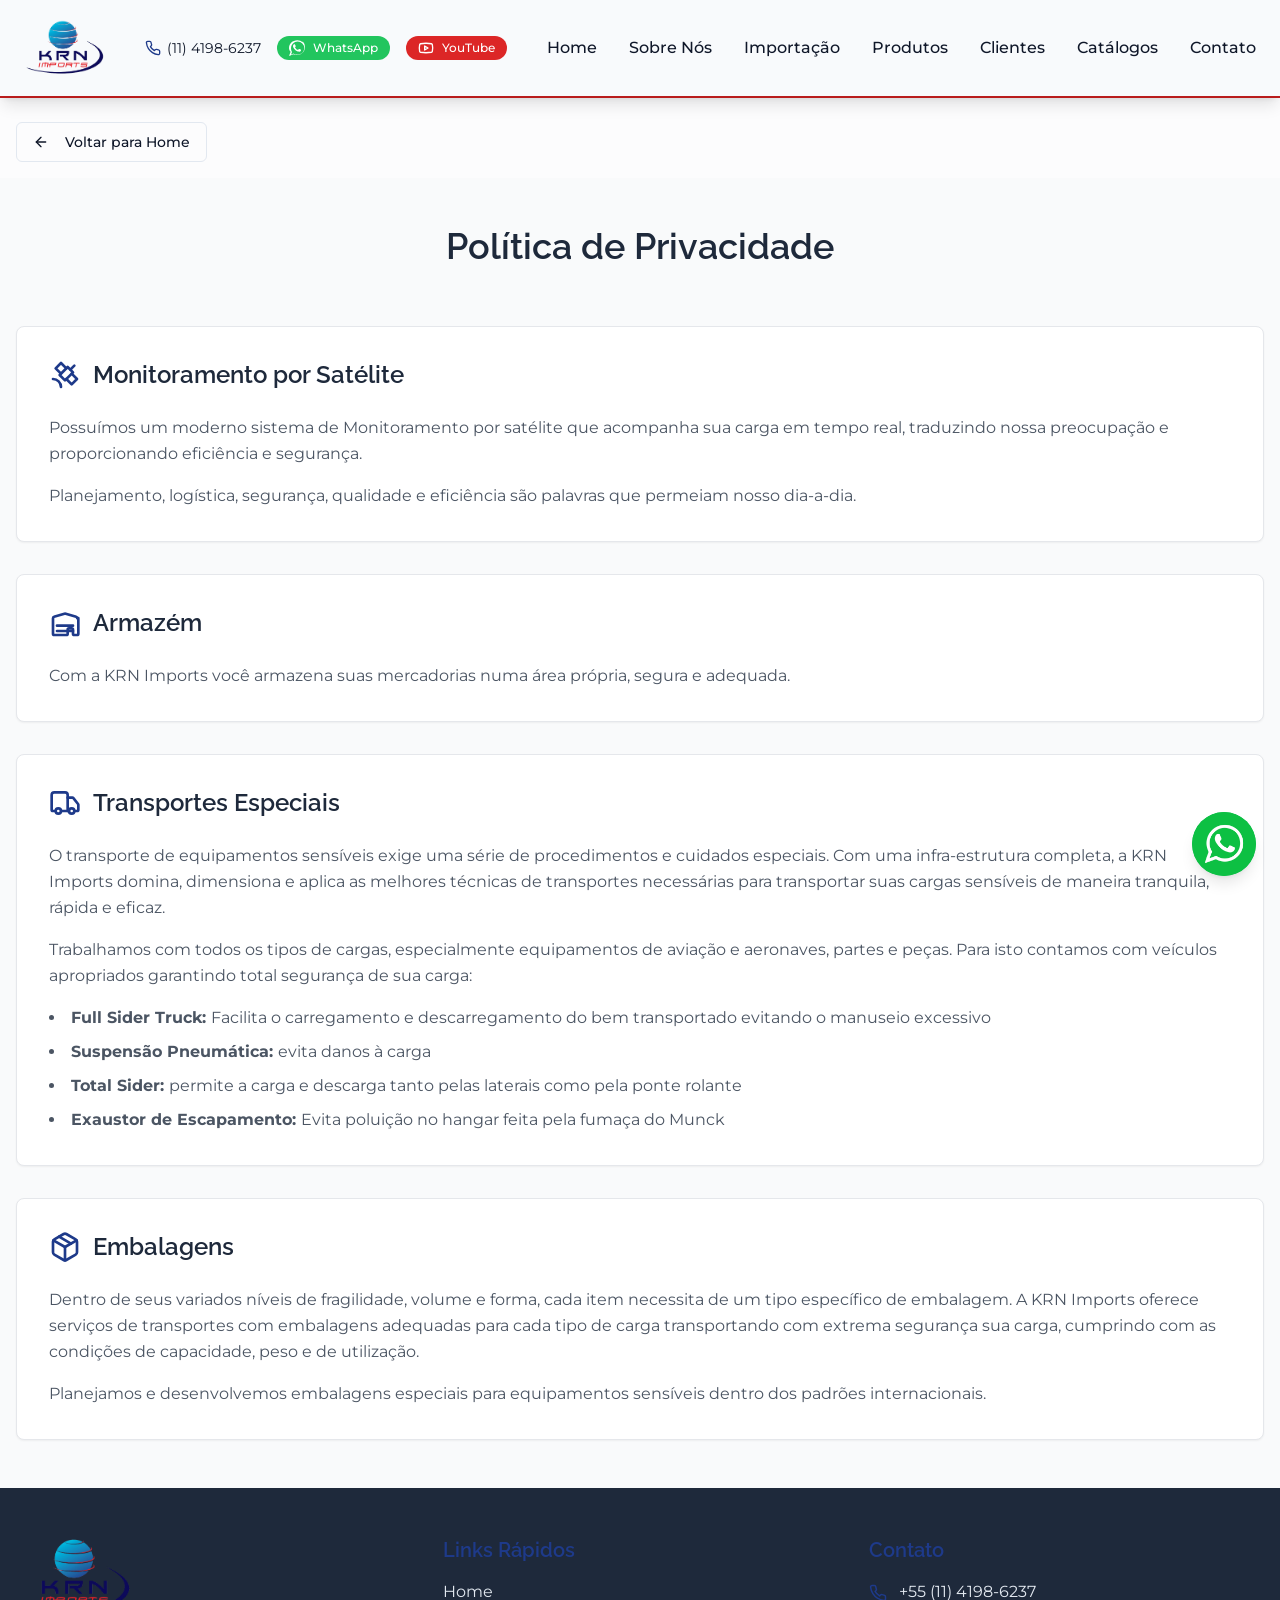
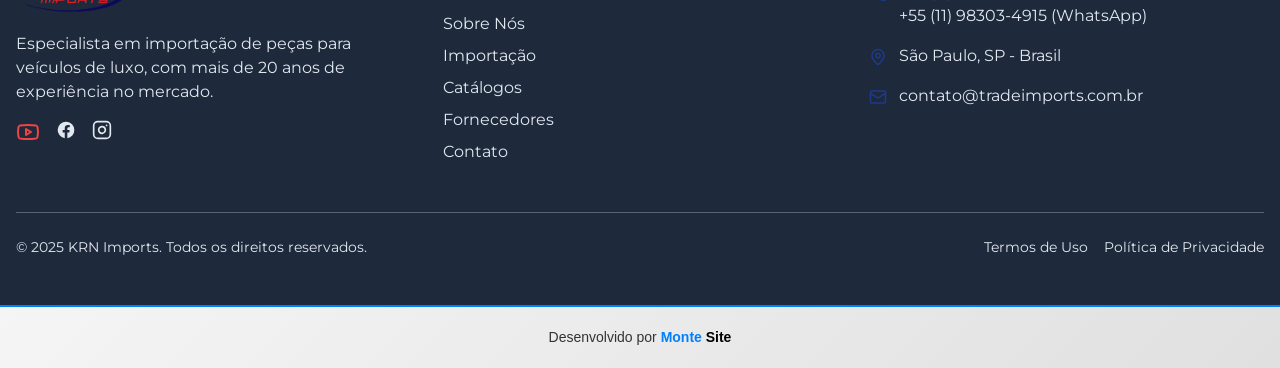
<file: politica-privacidade.html>
<!DOCTYPE html>
<html lang="pt-BR">
<head>
  <meta charset="UTF-8">
  <meta name="viewport" content="width=device-width, initial-scale=1.0">
  <title>Política de Privacidade | KRN Imports</title>
  <meta name="description" content="Política de privacidade e informações sobre monitoramento, armazenagem e transporte da KRN Imports.">
  <meta name="author" content="KRN Imports">
  <meta name="robots" content="index, follow">
  <meta name="language" content="pt-BR">
  <meta name="geo.region" content="BR-SP">
  <meta name="geo.placename" content="São Paulo, Barueri">
  <meta name="geo.position" content="-23.5070971;-46.8688552">
  <meta name="ICBM" content="-23.5070971, -46.8688552">
  <link rel="canonical" href="https://krnimports.com.br/politica-privacidade.html">
  <link rel="icon" href="lovable-uploads/krn-logo-header.png" type="image/png">

  <!-- Open Graph -->
  <meta property="og:title" content="Política de Privacidade | KRN Imports">
  <meta property="og:description" content="Política de privacidade e informações sobre monitoramento, armazenagem e transporte da KRN Imports.">
  <meta property="og:type" content="website">
  <meta property="og:url" content="https://krnimports.com.br/politica-privacidade.html">
  <meta property="og:image" content="/lovable-uploads/07606789-617c-474a-984b-5aae0432ac4a.png">
  <meta property="og:image:width" content="1200">
  <meta property="og:image:height" content="630">
  <meta property="og:locale" content="pt_BR">
  <meta property="og:site_name" content="KRN Imports">

  <!-- Twitter -->
  <meta name="twitter:card" content="summary_large_image">
  <meta name="twitter:title" content="Política de Privacidade | KRN Imports">
  <meta name="twitter:description" content="Política de privacidade e informações sobre monitoramento, armazenagem e transporte da KRN Imports.">
  <meta name="twitter:image" content="/lovable-uploads/07606789-617c-474a-984b-5aae0432ac4a.png">

  <!-- Schema.org JSON-LD -->
  <script type="application/ld+json">
{
  "@context": "https://schema.org",
  "@type": "AutoPartsStore",
  "name": "KRN Imports",
  "alternateName": "KRN Imports - Importação Parts Peças Veículos Premium",
  "image": "https://krnimports.com.br/lovable-uploads/07606789-617c-474a-984b-5aae0432ac4a.png",
  "logo": "https://krnimports.com.br/lovable-uploads/krn-logo-header.png",
  "description": "Especialista em importação de peças originais para veículos de luxo BMW, Mercedes-Benz, Porsche, peças marítimas, Audi, Ferrari, Lamborghini. Peças OEM genuínas e peças navais.",
  "url": "https://krnimports.com.br/politica-privacidade.html",
  "address": {
    "@type": "PostalAddress",
    "streetAddress": "R. Adelino Cardana, 293, Andar 22º - Und 2211, Bethaville I",
    "addressLocality": "Barueri",
    "addressRegion": "SP",
    "postalCode": "06401-147",
    "addressCountry": "BR"
  },
  "geo": {
    "@type": "GeoCoordinates",
    "latitude": "-23.5070971",
    "longitude": "-46.8688552"
  },
  "telephone": "+55-11-4198-6237",
  "openingHoursSpecification": [
    {
      "@type": "OpeningHoursSpecification",
      "dayOfWeek": [
        "Monday",
        "Tuesday",
        "Wednesday",
        "Thursday",
        "Friday"
      ],
      "opens": "08:00",
      "closes": "18:00"
    }
  ],
  "priceRange": "$$",
  "sameAs": [
    "https://www.facebook.com/TradeImports/?ref=settings",
    "https://www.instagram.com/tradeimports/",
    "https://www.youtube.com/watch?v=Yam4yu3pWxs"
  ],
  "areaServed": {
    "@type": "Country",
    "name": "Brasil"
  }
}
  </script>

  <link rel="stylesheet" href="assets/styles.css">

  <!-- Google Tag Manager -->
  <script>(function(w,d,s,l,i){w[l]=w[l]||[];w[l].push({'gtm.start':
  new Date().getTime(),event:'gtm.js'});var f=d.getElementsByTagName(s)[0],
  j=d.createElement(s),dl=l!='dataLayer'?'&l='+l:'';j.async=true;j.src=
  'https://www.googletagmanager.com/gtm.js?id='+i+dl;f.parentNode.insertBefore(j,f);
  })(window,document,'script','dataLayer','GTM-WVDZZGV8');</script>
  <!-- End Google Tag Manager -->
</head>
<body>
  <!-- Google Tag Manager (noscript) -->
  <noscript><iframe src="https://www.googletagmanager.com/ns.html?id=GTM-WVDZZGV8"
  height="0" width="0" style="display:none;visibility:hidden"></iframe></noscript>
  <!-- End Google Tag Manager (noscript) -->

  <div class="flex flex-col min-h-screen">
      <header class="sticky top-0 z-50 bg-usawhite shadow-lg border-b-2 border-usared">
        <div class="container mx-auto px-4 max-w-full">
          <div class="flex items-center justify-between py-4">
            <div class="flex-shrink-0">
              <a class="block" href="index.html">
                <img class="h-12 md:h-14 lg:h-16" src="lovable-uploads/krn-logo-header.png" alt="KRN Imports Logo"/>
              </a>
            </div>
            <div class="hidden md:flex items-center gap-3 lg:gap-4">
              <div class="flex items-center gap-1.5">
                <svg class="text-usablue flex-shrink-0" width="16" height="16" viewBox="0 0 24 24" fill="none" stroke="currentColor" stroke-width="2" stroke-linecap="round" stroke-linejoin="round" ><path d="M22 16.92v3a2 2 0 0 1-2.18 2 19.79 19.79 0 0 1-8.63-3.07 19.5 19.5 0 0 1-6-6 19.79 19.79 0 0 1-3.07-8.67A2 2 0 0 1 4.11 2h3a2 2 0 0 1 2 1.72c.127.96.361 1.902.7 2.81a2 2 0 0 1-.45 2.11L8.09 9.91a16 16 0 0 0 6 6l1.27-1.27a2 2 0 0 1 2.11-.45c.908.339 1.85.573 2.81.7A2 2 0 0 1 22 16.92z"/></svg>
                <a class="text-xs lg:text-sm hover:text-usablue transition-colors whitespace-nowrap" href="tel:+551141986237">
                  (11) 4198-6237
                </a>
              </div>
              <a class="flex items-center gap-2 bg-green-500 text-white px-3 py-1 rounded-full hover:bg-green-600 transition-colors text-sm" href="https://wa.me/5511983034915" target="_blank" rel="noopener noreferrer">
                <svg class="w-4 h-4" viewBox="0 0 24 24" fill="currentColor"><path d="M17.472 14.382c-.297-.149-1.758-.867-2.03-.967-.273-.099-.471-.148-.67.15-.197.297-.767.966-.94 1.164-.173.199-.347.223-.644.075-.297-.15-1.255-.463-2.39-1.475-.883-.788-1.48-1.761-1.653-2.059-.173-.297-.018-.458.13-.606.134-.133.298-.347.446-.52.149-.174.198-.298.297-.497.1-.198.05-.371-.025-.52-.075-.149-.669-1.612-.916-2.207-.242-.579-.487-.5-.669-.51-.173-.008-.371-.01-.57-.01-.198 0-.52.074-.792.372-.272.297-1.04 1.016-1.04 2.479 0 1.462 1.065 2.875 1.213 3.074.149.198 2.096 3.2 5.077 4.487.709.306 1.262.489 1.694.625.712.227 1.36.195 1.871.118.571-.085 1.758-.719 2.006-1.413.248-.694.248-1.289.173-1.413-.074-.124-.272-.198-.57-.347z"/><path d="M20.52 3.449a12.532 12.532 0 0 0-3.566-2.314 12.54 12.54 0 0 0-4.629-.9C5.36.247 0 5.608 0 12.068c0 2.073.846 4.077 2.45 5.682h.002L0 24l6.398-2.49a12.062 12.062 0 0 0 5.208 1.164h.004c6.966 0 12.33-5.354 12.335-11.91a12.58 12.58 0 0 0-3.425-9.065zm-8.03 18.44h-.3a9.873 9.873 0 0 1-5.031-1.378l-.365-.214-3.75 1.459 1.485-3.687-.235-.374A9.88 9.88 0 0 1 3.11 12.077c0-5.446 4.433-9.879 9.886-9.879a9.866 9.866 0 0 1 7.021 2.911 9.88 9.88 0 0 1 2.891 7.022c-.003 5.446-4.436 9.878-9.885 9.878z"/></svg>
                <span class="text-xs font-medium">
                  WhatsApp
                </span>
              </a>
              <a class="flex items-center gap-2 bg-red-600 text-white px-3 py-1 rounded-full hover:bg-red-700 transition-colors text-sm animate-pulse" href="https://www.youtube.com/watch?v=Yam4yu3pWxs" target="_blank" rel="noopener noreferrer">
                <svg class="" width="16" height="16" viewBox="0 0 24 24" fill="none" stroke="currentColor" stroke-width="2" stroke-linecap="round" stroke-linejoin="round" ><path d="M2.5 17a24.12 24.12 0 0 1 0-10 2 2 0 0 1 1.4-1.4 49.56 49.56 0 0 1 16.2 0A2 2 0 0 1 21.5 7a24.12 24.12 0 0 1 0 10 2 2 0 0 1-1.4 1.4 49.55 49.55 0 0 1-16.2 0A2 2 0 0 1 2.5 17"/><path d="m10 15 5-3-5-3z"/></svg>
                <span class="text-xs font-medium">
                  YouTube
                </span>
              </a>
            </div>
            <nav class="hidden lg:flex items-center space-x-2 xl:space-x-4">
              <a class="nav-link whitespace-nowrap" href="index.html">
                Home
              </a>
              <a class="nav-link whitespace-nowrap" href="sobre-nos.html">
                Sobre Nós
              </a>
              <a class="nav-link whitespace-nowrap" href="importacao.html">
                Importação
              </a>
              <a class="nav-link bg-transparent border-none cursor-pointer whitespace-nowrap" href="index.html#featured-products" data-scroll-to="featured-products">Produtos</a>
              <a class="nav-link whitespace-nowrap" href="clientes.html">
                Clientes
              </a>
              <a class="nav-link whitespace-nowrap" href="catalogos.html">
                Catálogos
              </a>
              <a class="nav-link whitespace-nowrap" href="contato.html">
                Contato
              </a>
            </nav>
            <button class="lg:hidden p-2" aria-label="Menu" data-menu-toggle>
              <span data-icon-open><svg class="" width="24" height="24" viewBox="0 0 24 24" fill="none" stroke="currentColor" stroke-width="2" stroke-linecap="round" stroke-linejoin="round" ><line x1="4" x2="20" y1="6" y2="6"/><line x1="4" x2="20" y1="12" y2="12"/><line x1="4" x2="20" y1="18" y2="18"/></svg></span>
              <span data-icon-close style="display:none"><svg class="" width="24" height="24" viewBox="0 0 24 24" fill="none" stroke="currentColor" stroke-width="2" stroke-linecap="round" stroke-linejoin="round" ><path d="M18 6 6 18"/><path d="m6 6 12 12"/></svg></span>
            </button>
          </div>
          <div class="hidden lg:hidden py-4 border-t border-usasilver" data-mobile-menu>
            <nav class="flex flex-col space-y-4">
              <a class="nav-link" href="index.html">Home</a>
              <a class="nav-link" href="sobre-nos.html">Sobre Nós</a>
              <a class="nav-link" href="importacao.html">Importação</a>
              <a class="nav-link bg-transparent border-none cursor-pointer text-left" href="index.html#featured-products" data-scroll-to="featured-products">Produtos</a>
              <a class="nav-link" href="clientes.html">Clientes</a>
              <a class="nav-link" href="catalogos.html">Catálogos</a>
              <a class="nav-link" href="contato.html">Contato</a>
              <div class="flex flex-col space-y-3 pt-2">
                <div class="flex items-center gap-2 pt-2">
                  <svg class="text-usablue" width="18" height="18" viewBox="0 0 24 24" fill="none" stroke="currentColor" stroke-width="2" stroke-linecap="round" stroke-linejoin="round" ><path d="M22 16.92v3a2 2 0 0 1-2.18 2 19.79 19.79 0 0 1-8.63-3.07 19.5 19.5 0 0 1-6-6 19.79 19.79 0 0 1-3.07-8.67A2 2 0 0 1 4.11 2h3a2 2 0 0 1 2 1.72c.127.96.361 1.902.7 2.81a2 2 0 0 1-.45 2.11L8.09 9.91a16 16 0 0 0 6 6l1.27-1.27a2 2 0 0 1 2.11-.45c.908.339 1.85.573 2.81.7A2 2 0 0 1 22 16.92z"/></svg>
                  <a class="text-sm hover:text-usablue transition-colors" href="tel:+551141986237">+55 (11) 4198-6237</a>
                </div>
                <a class="flex items-center gap-2 bg-green-500 text-white px-3 py-1.5 rounded-full hover:bg-green-600 transition-colors w-fit" href="https://wa.me/5511983034915" target="_blank" rel="noopener noreferrer">
                  <svg class="w-4 h-4" viewBox="0 0 24 24" fill="currentColor"><path d="M17.472 14.382c-.297-.149-1.758-.867-2.03-.967-.273-.099-.471-.148-.67.15-.197.297-.767.966-.94 1.164-.173.199-.347.223-.644.075-.297-.15-1.255-.463-2.39-1.475-.883-.788-1.48-1.761-1.653-2.059-.173-.297-.018-.458.13-.606.134-.133.298-.347.446-.52.149-.174.198-.298.297-.497.1-.198.05-.371-.025-.52-.075-.149-.669-1.612-.916-2.207-.242-.579-.487-.5-.669-.51-.173-.008-.371-.01-.57-.01-.198 0-.52.074-.792.372-.272.297-1.04 1.016-1.04 2.479 0 1.462 1.065 2.875 1.213 3.074.149.198 2.096 3.2 5.077 4.487.709.306 1.262.489 1.694.625.712.227 1.36.195 1.871.118.571-.085 1.758-.719 2.006-1.413.248-.694.248-1.289.173-1.413-.074-.124-.272-.198-.57-.347z"/><path d="M20.52 3.449a12.532 12.532 0 0 0-3.566-2.314 12.54 12.54 0 0 0-4.629-.9C5.36.247 0 5.608 0 12.068c0 2.073.846 4.077 2.45 5.682h.002L0 24l6.398-2.49a12.062 12.062 0 0 0 5.208 1.164h.004c6.966 0 12.33-5.354 12.335-11.91a12.58 12.58 0 0 0-3.425-9.065zm-8.03 18.44h-.3a9.873 9.873 0 0 1-5.031-1.378l-.365-.214-3.75 1.459 1.485-3.687-.235-.374A9.88 9.88 0 0 1 3.11 12.077c0-5.446 4.433-9.879 9.886-9.879a9.866 9.866 0 0 1 7.021 2.911 9.88 9.88 0 0 1 2.891 7.022c-.003 5.446-4.436 9.878-9.885 9.878z"/></svg>
                  <span class="text-xs font-medium">WhatsApp</span>
                </a>
                <a class="flex items-center gap-2 bg-red-600 text-white px-3 py-1.5 rounded-full hover:bg-red-700 transition-colors w-fit animate-pulse" href="https://www.youtube.com/watch?v=Yam4yu3pWxs" target="_blank" rel="noopener noreferrer">
                  <svg class="" width="16" height="16" viewBox="0 0 24 24" fill="none" stroke="currentColor" stroke-width="2" stroke-linecap="round" stroke-linejoin="round" ><path d="M2.5 17a24.12 24.12 0 0 1 0-10 2 2 0 0 1 1.4-1.4 49.56 49.56 0 0 1 16.2 0A2 2 0 0 1 21.5 7a24.12 24.12 0 0 1 0 10 2 2 0 0 1-1.4 1.4 49.55 49.55 0 0 1-16.2 0A2 2 0 0 1 2.5 17"/><path d="m10 15 5-3-5-3z"/></svg>
                  <span class="text-xs font-medium">YouTube</span>
                </a>
              </div>
            </nav>
          </div>
        </div>
      </header>
      <main class="flex-grow">
        <div class="container mx-auto px-4 pt-6">
          <a href="index.html">
            <button class="inline-flex items-center justify-center gap-2 whitespace-nowrap rounded-md text-sm font-medium ring-offset-background transition-colors focus-visible:outline-none focus-visible:ring-2 focus-visible:ring-ring focus-visible:ring-offset-2 disabled:pointer-events-none disabled:opacity-50 [&_svg]:pointer-events-none [&_svg]:size-4 [&_svg]:shrink-0 border border-input bg-background hover:bg-accent hover:text-accent-foreground h-10 px-4 py-2 mb-4">
              <svg class="mr-2 h-4 w-4" width="24" height="24" viewBox="0 0 24 24" fill="none" stroke="currentColor" stroke-width="2" stroke-linecap="round" stroke-linejoin="round" ><path d="m12 19-7-7 7-7"/><path d="M19 12H5"/></svg>
              Voltar para Home
            </button>
          </a>
        </div>
        <div class="min-h-screen bg-gray-50 py-12">
          <div class="container mx-auto px-4">
            <div class="mb-12 text-center">
              <h1 class="section-title">
                Política de Privacidade
              </h1>
            </div>
            <div class="rounded-lg border text-card-foreground shadow-sm p-8 bg-white mb-8">
              <div class="flex items-center mb-6">
                <svg class="text-tradeblue mr-3" width="32" height="32" viewBox="0 0 24 24" fill="none" stroke="currentColor" stroke-width="2" stroke-linecap="round" stroke-linejoin="round" ><path d="M13 7 9 3 5 7l4 4"/><path d="m17 11 4 4-4 4-4-4"/><path d="m8 12 4 4 6-6-4-4Z"/><path d="m16 8 3-3"/><path d="M9 21a6 6 0 0 0-6-6"/></svg>
                <h2 class="text-2xl font-semibold text-tradedark">
                  Monitoramento por Satélite
                </h2>
              </div>
              <p class="text-gray-600 leading-relaxed mb-4">
                Possuímos um moderno sistema de Monitoramento por satélite que acompanha sua carga em tempo real, traduzindo nossa preocupação e proporcionando eficiência e segurança.
              </p>
              <p class="text-gray-600 leading-relaxed">
                Planejamento, logística, segurança, qualidade e eficiência são palavras que permeiam nosso dia-a-dia.
              </p>
            </div>
            <div class="rounded-lg border text-card-foreground shadow-sm p-8 bg-white mb-8">
              <div class="flex items-center mb-6">
                <svg class="text-tradeblue mr-3" width="32" height="32" viewBox="0 0 24 24" fill="none" stroke="currentColor" stroke-width="2" stroke-linecap="round" stroke-linejoin="round" ><path d="M22 8.35V20a1 1 0 0 1-1 1h-2a1 1 0 0 1-1-1v-3a1 1 0 0 0-1-1h-2a1 1 0 0 0-1 1v3a1 1 0 0 1-1 1H4a1 1 0 0 1-1-1V8.35a1 1 0 0 1 .77-.973l7.81-2.34a2 2 0 0 1 .984 0l7.81 2.34a1 1 0 0 1 .77.973z"/><path d="M6 18h12"/><path d="M6 14h12"/></svg>
                <h2 class="text-2xl font-semibold text-tradedark">
                  Armazém
                </h2>
              </div>
              <p class="text-gray-600 leading-relaxed">
                Com a KRN Imports você armazena suas mercadorias numa área própria, segura e adequada.
              </p>
            </div>
            <div class="rounded-lg border text-card-foreground shadow-sm p-8 bg-white mb-8">
              <div class="flex items-center mb-6">
                <svg class="text-tradeblue mr-3" width="32" height="32" viewBox="0 0 24 24" fill="none" stroke="currentColor" stroke-width="2" stroke-linecap="round" stroke-linejoin="round" ><path d="M14 18V6a2 2 0 0 0-2-2H4a2 2 0 0 0-2 2v11a1 1 0 0 0 1 1h2"/><path d="M15 18H9"/><path d="M19 18h2a1 1 0 0 0 1-1v-3.65a1 1 0 0 0-.22-.624l-3.48-4.35A1 1 0 0 0 17.52 8H14"/><circle cx="17" cy="18" r="2"/><circle cx="7" cy="18" r="2"/></svg>
                <h2 class="text-2xl font-semibold text-tradedark">
                  Transportes Especiais
                </h2>
              </div>
              <p class="text-gray-600 leading-relaxed mb-4">
                O transporte de equipamentos sensíveis exige uma série de procedimentos e cuidados especiais. Com uma infra-estrutura completa, a KRN Imports domina, dimensiona e aplica as melhores técnicas de transportes necessárias para transportar suas cargas sensíveis de maneira tranquila, rápida e eficaz.
              </p>
              <p class="text-gray-600 leading-relaxed mb-4">
                Trabalhamos com todos os tipos de cargas, especialmente equipamentos de aviação e aeronaves, partes e peças. Para isto contamos com veículos apropriados garantindo total segurança de sua carga:
              </p>
              <ul class="list-disc list-inside text-gray-600 leading-relaxed space-y-2">
                <li>
                  <strong>
                    Full Sider Truck:
                  </strong>
                  Facilita o carregamento e descarregamento do bem transportado evitando o manuseio excessivo
                </li>
                <li>
                  <strong>
                    Suspensão Pneumática:
                  </strong>
                  evita danos à carga
                </li>
                <li>
                  <strong>
                    Total Sider:
                  </strong>
                  permite a carga e descarga tanto pelas laterais como pela ponte rolante
                </li>
                <li>
                  <strong>
                    Exaustor de Escapamento:
                  </strong>
                  Evita poluição no hangar feita pela fumaça do Munck
                </li>
              </ul>
            </div>
            <div class="rounded-lg border text-card-foreground shadow-sm p-8 bg-white">
              <div class="flex items-center mb-6">
                <svg class="text-tradeblue mr-3" width="32" height="32" viewBox="0 0 24 24" fill="none" stroke="currentColor" stroke-width="2" stroke-linecap="round" stroke-linejoin="round" ><path d="M16.5 9.4 7.55 4.24"/><path d="M21 16V8a2 2 0 0 0-1-1.73l-7-4a2 2 0 0 0-2 0l-7 4A2 2 0 0 0 3 8v8a2 2 0 0 0 1 1.73l7 4a2 2 0 0 0 2 0l7-4A2 2 0 0 0 21 16Z"/><path d="M3.29 7 12 12l8.71-5"/><path d="M12 22V12"/></svg>
                <h2 class="text-2xl font-semibold text-tradedark">
                  Embalagens
                </h2>
              </div>
              <p class="text-gray-600 leading-relaxed mb-4">
                Dentro de seus variados níveis de fragilidade, volume e forma, cada item necessita de um tipo específico de embalagem. A KRN Imports oferece serviços de transportes com embalagens adequadas para cada tipo de carga transportando com extrema segurança sua carga, cumprindo com as condições de capacidade, peso e de utilização.
              </p>
              <p class="text-gray-600 leading-relaxed">
                Planejamos e desenvolvemos embalagens especiais para equipamentos sensíveis dentro dos padrões internacionais.
              </p>
            </div>
          </div>
        </div>
      </main>
      <footer class="bg-usanavy text-white">
        <div class="container mx-auto px-4 py-12 max-w-full">
          <div class="grid grid-cols-1 md:grid-cols-2 lg:grid-cols-3 gap-8">
            <div>
              <div class="mb-4">
                <a href="index.html">
                  <img class="h-20" src="lovable-uploads/krn-logo-footer.png" alt="KRN Imports Logo"/>
                </a>
              </div>
              <p class="text-usasilver mb-4">
                Especialista em importação de peças para veículos de luxo, com mais de 20 anos de experiência no mercado.
              </p>
              <div class="flex space-x-4">
                <a class="text-red-500 hover:text-red-400 transition-colors" href="https://www.youtube.com/watch?v=Yam4yu3pWxs" target="_blank" rel="noopener noreferrer" title="Nosso canal no YouTube">
                  <svg class="w-6 h-6" width="24" height="24" viewBox="0 0 24 24" fill="none" stroke="currentColor" stroke-width="2" stroke-linecap="round" stroke-linejoin="round" ><path d="M2.5 17a24.12 24.12 0 0 1 0-10 2 2 0 0 1 1.4-1.4 49.56 49.56 0 0 1 16.2 0A2 2 0 0 1 21.5 7a24.12 24.12 0 0 1 0 10 2 2 0 0 1-1.4 1.4 49.55 49.55 0 0 1-16.2 0A2 2 0 0 1 2.5 17"/><path d="m10 15 5-3-5-3z"/></svg>
                </a>
                <a class="text-usasilver hover:text-usablue transition-colors" href="https://www.facebook.com/TradeImports/?ref=settings" target="_blank" rel="noopener noreferrer">
                  <svg class="w-5 h-5" viewBox="0 0 24 24" fill="currentColor"><path d="M22 12a10 10 0 1 0-11.5 9.87v-6.99h-2.5v-2.88h2.5V9.8c0-2.5 1.49-3.89 3.78-3.89 1.09 0 2.23.2 2.23.2v2.46h-1.26c-1.24 0-1.63.77-1.63 1.56v1.87h2.78l-.45 2.88h-2.33v6.99A10 10 0 0 0 22 12z"/></svg>
                </a>
                <a class="text-usasilver hover:text-usablue transition-colors" href="https://www.instagram.com/tradeimports/" target="_blank" rel="noopener noreferrer">
                  <svg class="w-5 h-5" viewBox="0 0 24 24" fill="none" stroke="currentColor" stroke-width="2" stroke-linecap="round" stroke-linejoin="round"><rect width="20" height="20" x="2" y="2" rx="5" ry="5"/><path d="M16 11.37A4 4 0 1 1 12.63 8 4 4 0 0 1 16 11.37z"/><line x1="17.5" x2="17.51" y1="6.5" y2="6.5"/></svg>
                </a>
              </div>
            </div>
            <div>
              <h3 class="text-xl font-semibold mb-4 text-usablue">
                Links Rápidos
              </h3>
              <ul class="space-y-2">
                <li>
                  <a class="text-usasilver hover:text-usablue transition-colors" href="index.html">
                    Home
                  </a>
                </li>
                <li>
                  <a class="text-usasilver hover:text-usablue transition-colors" href="sobre-nos.html">
                    Sobre Nós
                  </a>
                </li>
                <li>
                  <a class="text-usasilver hover:text-usablue transition-colors" href="importacao.html">
                    Importação
                  </a>
                </li>
                <li>
                  <a class="text-usasilver hover:text-usablue transition-colors" href="catalogos.html">
                    Catálogos
                  </a>
                </li>
                <li>
                  <a class="text-usasilver hover:text-usablue transition-colors" href="clientes.html">
                    Fornecedores
                  </a>
                </li>
                <li>
                  <a class="text-usasilver hover:text-usablue transition-colors" href="contato.html">
                    Contato
                  </a>
                </li>
              </ul>
            </div>
            <div>
              <h3 class="text-xl font-semibold mb-4 text-usablue">
                Contato
              </h3>
              <ul class="space-y-4">
                <li class="flex items-start space-x-3">
                  <svg class="text-usablue mt-1" width="18" height="18" viewBox="0 0 24 24" fill="none" stroke="currentColor" stroke-width="2" stroke-linecap="round" stroke-linejoin="round" ><path d="M22 16.92v3a2 2 0 0 1-2.18 2 19.79 19.79 0 0 1-8.63-3.07 19.5 19.5 0 0 1-6-6 19.79 19.79 0 0 1-3.07-8.67A2 2 0 0 1 4.11 2h3a2 2 0 0 1 2 1.72c.127.96.361 1.902.7 2.81a2 2 0 0 1-.45 2.11L8.09 9.91a16 16 0 0 0 6 6l1.27-1.27a2 2 0 0 1 2.11-.45c.908.339 1.85.573 2.81.7A2 2 0 0 1 22 16.92z"/></svg>
                  <div>
                    <p class="text-usasilver">
                      +55 (11) 4198-6237
                    </p>
                    <p class="text-usasilver">
                      +55 (11) 98303-4915 (WhatsApp)
                    </p>
                  </div>
                </li>
                <li class="flex items-start space-x-3">
                  <svg class="text-usablue mt-1" width="18" height="18" viewBox="0 0 24 24" fill="none" stroke="currentColor" stroke-width="2" stroke-linecap="round" stroke-linejoin="round" ><path d="M20 10c0 4.993-5.539 10.193-7.399 11.799a1 1 0 0 1-1.202 0C9.539 20.193 4 14.993 4 10a8 8 0 0 1 16 0"/><circle cx="12" cy="10" r="3"/></svg>
                  <p class="text-usasilver">
                    São Paulo, SP - Brasil
                  </p>
                </li>
                <li class="flex items-start space-x-3">
                  <svg class="text-usablue mt-1" width="18" height="18" viewBox="0 0 24 24" fill="none" stroke="currentColor" stroke-width="2" stroke-linecap="round" stroke-linejoin="round" ><rect width="20" height="16" x="2" y="4" rx="2"/><path d="m22 7-8.97 5.7a1.94 1.94 0 0 1-2.06 0L2 7"/></svg>
                  <p class="text-usasilver">
                    contato@tradeimports.com.br
                  </p>
                </li>
              </ul>
            </div>
          </div>
          <div class="border-t border-usasilver/30 mt-12 pt-6 text-usasilver text-sm">
            <div class="flex flex-col md:flex-row justify-between items-center space-y-4 md:space-y-0">
              <p>
                © 2025 KRN Imports. Todos os direitos reservados.
              </p>
              <div class="flex flex-wrap justify-center md:justify-end space-x-4">
                <a class="hover:text-usablue transition-colors" href="termos-uso.html">
                  Termos de Uso
                </a>
                <a class="hover:text-usablue transition-colors" href="politica-privacidade.html">
                  Política de Privacidade
                </a>
              </div>
            </div>
          </div>
        </div>
      </footer>
      <a class="fixed bottom-6 right-6 z-50 w-16 h-16 bg-green-500 hover:bg-green-600 rounded-full shadow-lg hover:shadow-xl transition-all duration-300 transform hover:scale-110 animate-float" href="https://wa.me/5511983034915" target="_blank" rel="noopener noreferrer" aria-label="Contato via WhatsApp">
        <img class="w-full h-full rounded-full object-cover" src="lovable-uploads/60b9f84d-84a2-4db9-a060-8590367ff3f7.png" alt="WhatsApp"/>
      </a>
    </div>
  <div id="montesite-footer-badge">
    <div style="
  display: flex;
  align-items: center;
  justify-content: center;
  padding: 20px;
  background: linear-gradient(135deg, #f5f5f5 0%, #e0e0e0 100%);
  font-family: 'Arial', sans-serif;
  border-top: 2px solid #0080FF;
">
      <a href="https://lp.montesite.com.br/" style="
       text-decoration: none;
       color: #333;
       font-size: 14px;
       font-weight: 500;
       transition: transform 0.2s;
       display: inline-block;
     " target="_blank" rel="noopener noreferrer">
        Desenvolvido por
        <span style="color: #0080FF; font-weight: 700;">
          Monte
        </span>
        <span style="color: #000; font-weight: 700;">
          Site
        </span>
      </a>
    </div>
  </div>
  <script src="assets/script.js"></script>

  <!-- IMPORTANT: DO NOT REMOVE THIS SCRIPT TAG OR THIS VERY COMMENT! -->
  <script src="https://cdn.gpteng.co/gptengineer.js" type="module"></script>
</body>
</html>
</file>
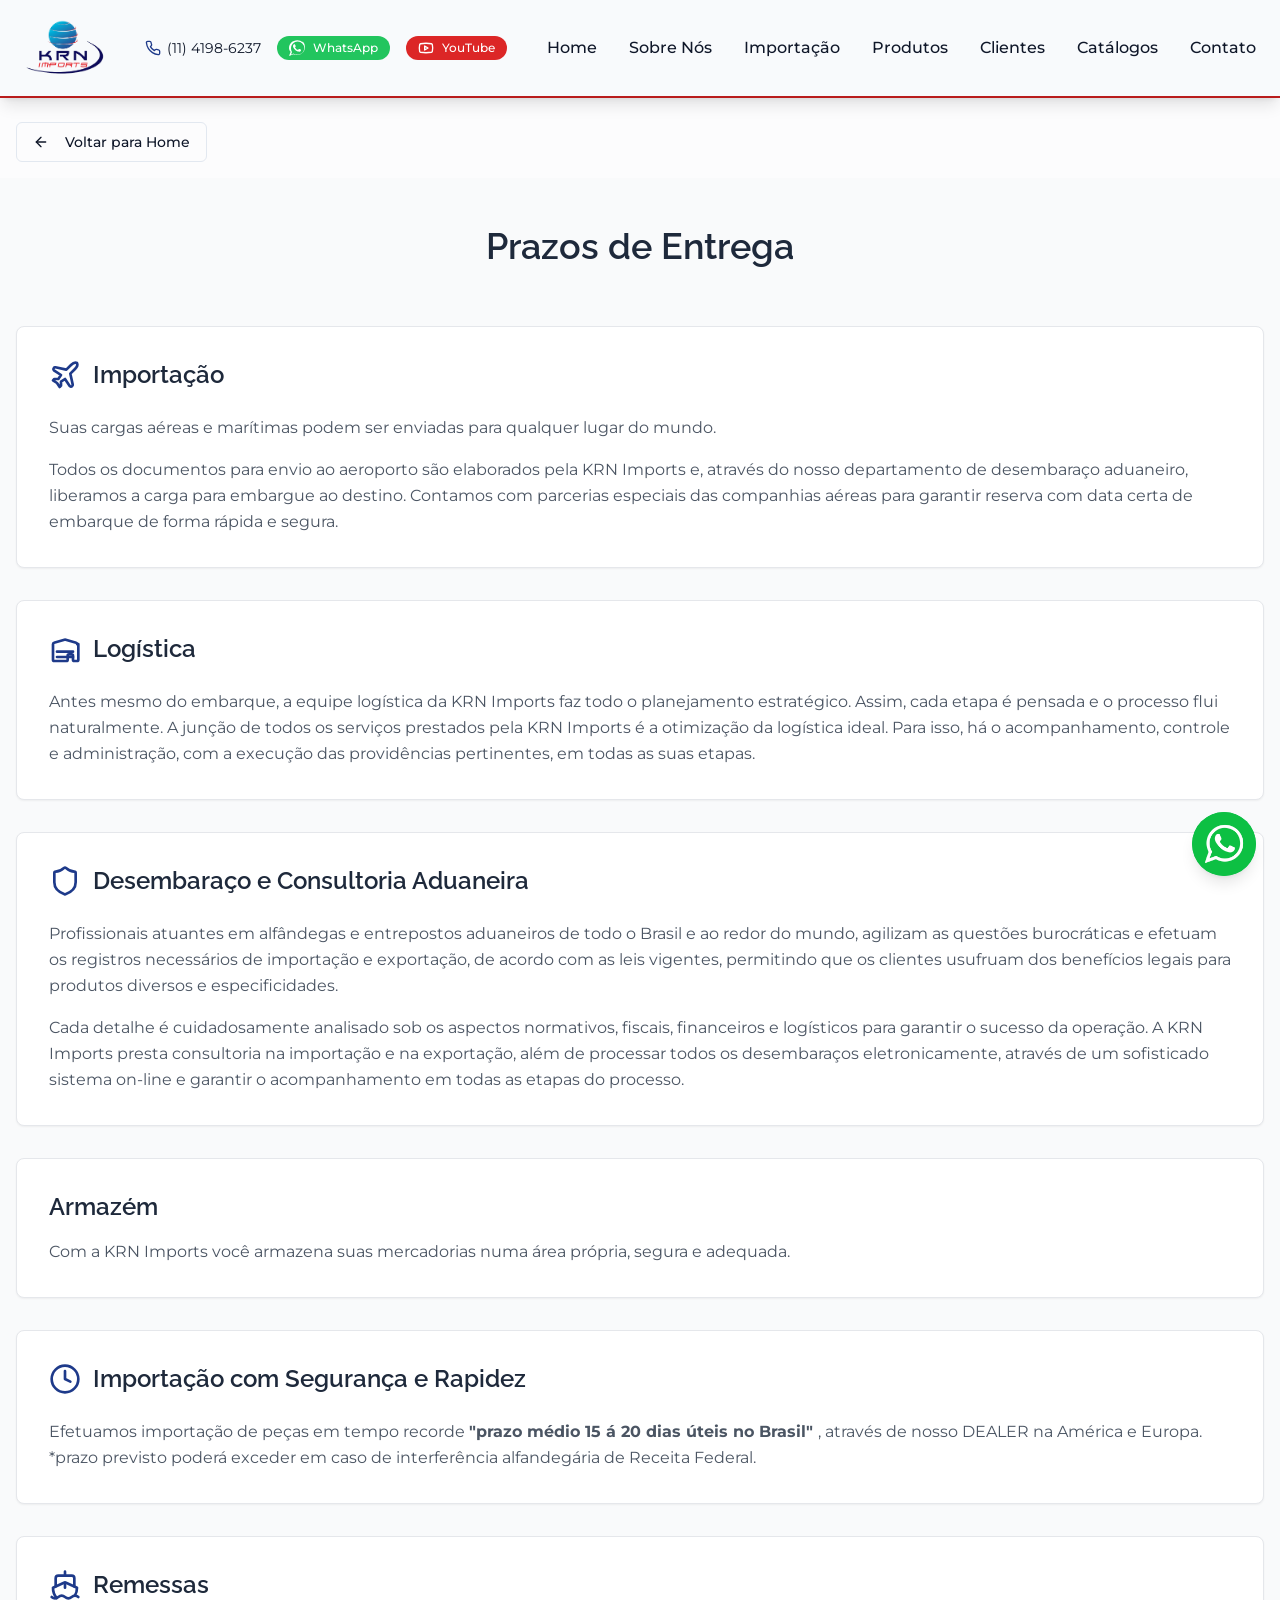
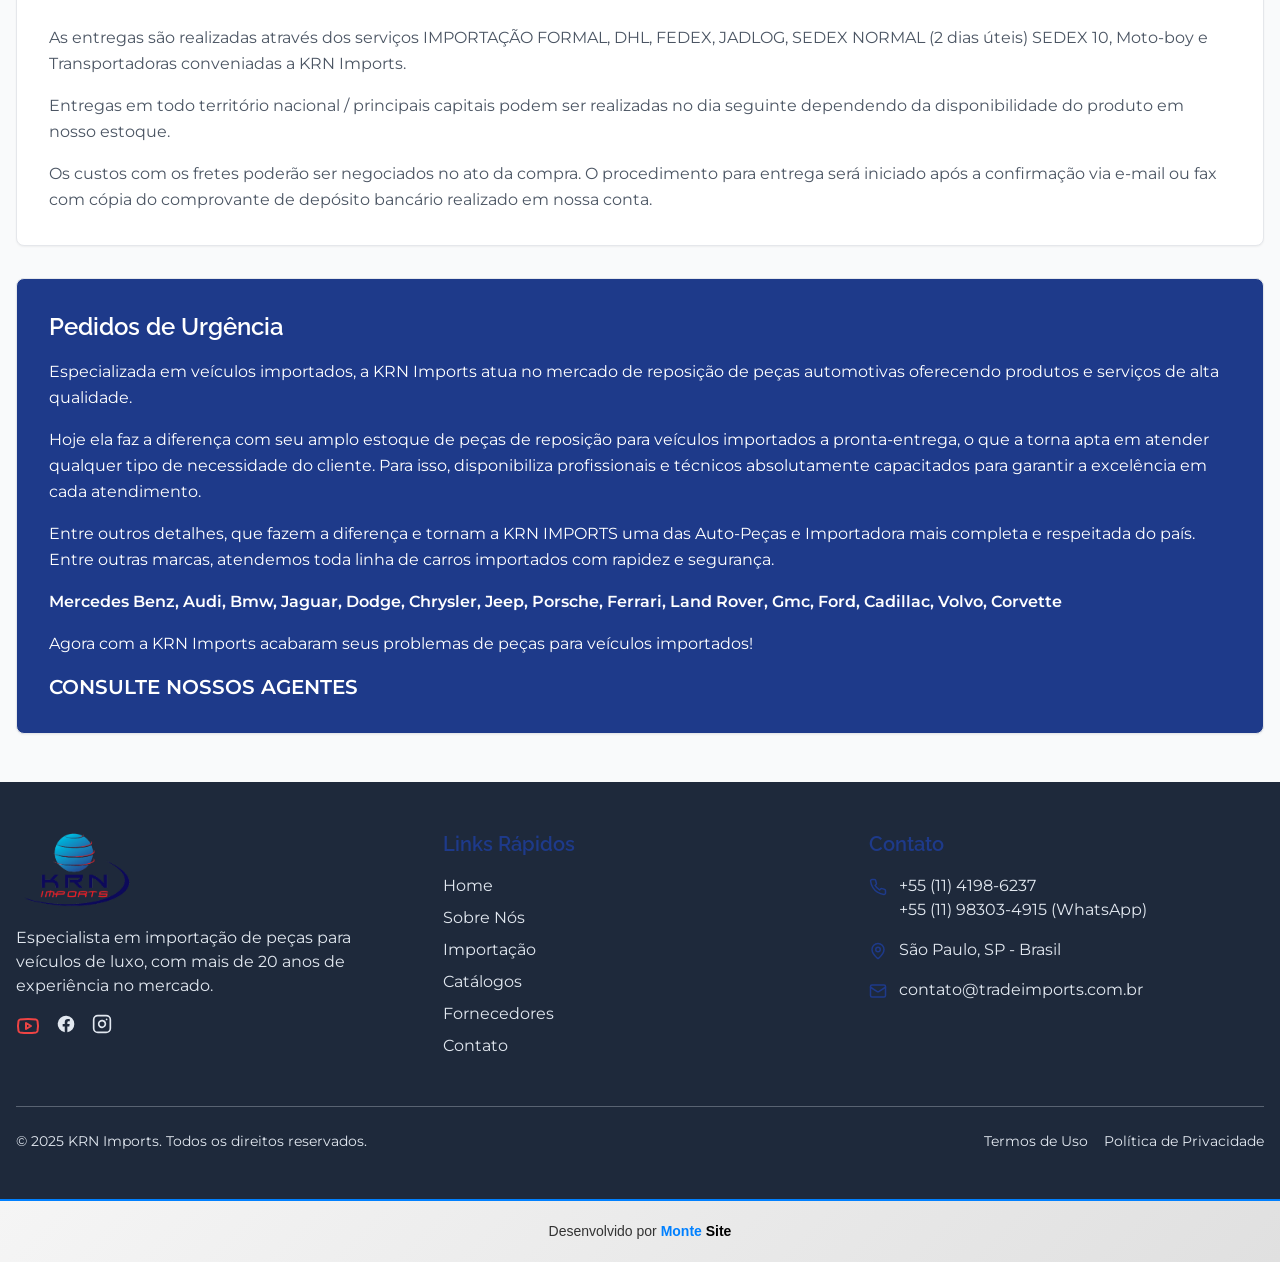
<file: prazos-entrega.html>
<!DOCTYPE html>
<html lang="pt-BR">
<head>
  <meta charset="UTF-8">
  <meta name="viewport" content="width=device-width, initial-scale=1.0">
  <title>Prazos de Entrega e Importação | KRN Imports</title>
  <meta name="description" content="Prazos de importação, logística, desembaraço aduaneiro e remessas da KRN Imports para todo o Brasil.">
  <meta name="author" content="KRN Imports">
  <meta name="robots" content="index, follow">
  <meta name="language" content="pt-BR">
  <meta name="geo.region" content="BR-SP">
  <meta name="geo.placename" content="São Paulo, Barueri">
  <meta name="geo.position" content="-23.5070971;-46.8688552">
  <meta name="ICBM" content="-23.5070971, -46.8688552">
  <link rel="canonical" href="https://krnimports.com.br/prazos-entrega.html">
  <link rel="icon" href="lovable-uploads/krn-logo-header.png" type="image/png">

  <!-- Open Graph -->
  <meta property="og:title" content="Prazos de Entrega e Importação | KRN Imports">
  <meta property="og:description" content="Prazos de importação, logística, desembaraço aduaneiro e remessas da KRN Imports para todo o Brasil.">
  <meta property="og:type" content="website">
  <meta property="og:url" content="https://krnimports.com.br/prazos-entrega.html">
  <meta property="og:image" content="/lovable-uploads/07606789-617c-474a-984b-5aae0432ac4a.png">
  <meta property="og:image:width" content="1200">
  <meta property="og:image:height" content="630">
  <meta property="og:locale" content="pt_BR">
  <meta property="og:site_name" content="KRN Imports">

  <!-- Twitter -->
  <meta name="twitter:card" content="summary_large_image">
  <meta name="twitter:title" content="Prazos de Entrega e Importação | KRN Imports">
  <meta name="twitter:description" content="Prazos de importação, logística, desembaraço aduaneiro e remessas da KRN Imports para todo o Brasil.">
  <meta name="twitter:image" content="/lovable-uploads/07606789-617c-474a-984b-5aae0432ac4a.png">

  <!-- Schema.org JSON-LD -->
  <script type="application/ld+json">
{
  "@context": "https://schema.org",
  "@type": "AutoPartsStore",
  "name": "KRN Imports",
  "alternateName": "KRN Imports - Importação Parts Peças Veículos Premium",
  "image": "https://krnimports.com.br/lovable-uploads/07606789-617c-474a-984b-5aae0432ac4a.png",
  "logo": "https://krnimports.com.br/lovable-uploads/krn-logo-header.png",
  "description": "Especialista em importação de peças originais para veículos de luxo BMW, Mercedes-Benz, Porsche, peças marítimas, Audi, Ferrari, Lamborghini. Peças OEM genuínas e peças navais.",
  "url": "https://krnimports.com.br/prazos-entrega.html",
  "address": {
    "@type": "PostalAddress",
    "streetAddress": "R. Adelino Cardana, 293, Andar 22º - Und 2211, Bethaville I",
    "addressLocality": "Barueri",
    "addressRegion": "SP",
    "postalCode": "06401-147",
    "addressCountry": "BR"
  },
  "geo": {
    "@type": "GeoCoordinates",
    "latitude": "-23.5070971",
    "longitude": "-46.8688552"
  },
  "telephone": "+55-11-4198-6237",
  "openingHoursSpecification": [
    {
      "@type": "OpeningHoursSpecification",
      "dayOfWeek": [
        "Monday",
        "Tuesday",
        "Wednesday",
        "Thursday",
        "Friday"
      ],
      "opens": "08:00",
      "closes": "18:00"
    }
  ],
  "priceRange": "$$",
  "sameAs": [
    "https://www.facebook.com/TradeImports/?ref=settings",
    "https://www.instagram.com/tradeimports/",
    "https://www.youtube.com/watch?v=Yam4yu3pWxs"
  ],
  "areaServed": {
    "@type": "Country",
    "name": "Brasil"
  }
}
  </script>

  <link rel="stylesheet" href="assets/styles.css">

  <!-- Google Tag Manager -->
  <script>(function(w,d,s,l,i){w[l]=w[l]||[];w[l].push({'gtm.start':
  new Date().getTime(),event:'gtm.js'});var f=d.getElementsByTagName(s)[0],
  j=d.createElement(s),dl=l!='dataLayer'?'&l='+l:'';j.async=true;j.src=
  'https://www.googletagmanager.com/gtm.js?id='+i+dl;f.parentNode.insertBefore(j,f);
  })(window,document,'script','dataLayer','GTM-WVDZZGV8');</script>
  <!-- End Google Tag Manager -->
</head>
<body>
  <!-- Google Tag Manager (noscript) -->
  <noscript><iframe src="https://www.googletagmanager.com/ns.html?id=GTM-WVDZZGV8"
  height="0" width="0" style="display:none;visibility:hidden"></iframe></noscript>
  <!-- End Google Tag Manager (noscript) -->

  <div class="flex flex-col min-h-screen">
      <header class="sticky top-0 z-50 bg-usawhite shadow-lg border-b-2 border-usared">
        <div class="container mx-auto px-4 max-w-full">
          <div class="flex items-center justify-between py-4">
            <div class="flex-shrink-0">
              <a class="block" href="index.html">
                <img class="h-12 md:h-14 lg:h-16" src="lovable-uploads/krn-logo-header.png" alt="KRN Imports Logo"/>
              </a>
            </div>
            <div class="hidden md:flex items-center gap-3 lg:gap-4">
              <div class="flex items-center gap-1.5">
                <svg class="text-usablue flex-shrink-0" width="16" height="16" viewBox="0 0 24 24" fill="none" stroke="currentColor" stroke-width="2" stroke-linecap="round" stroke-linejoin="round" ><path d="M22 16.92v3a2 2 0 0 1-2.18 2 19.79 19.79 0 0 1-8.63-3.07 19.5 19.5 0 0 1-6-6 19.79 19.79 0 0 1-3.07-8.67A2 2 0 0 1 4.11 2h3a2 2 0 0 1 2 1.72c.127.96.361 1.902.7 2.81a2 2 0 0 1-.45 2.11L8.09 9.91a16 16 0 0 0 6 6l1.27-1.27a2 2 0 0 1 2.11-.45c.908.339 1.85.573 2.81.7A2 2 0 0 1 22 16.92z"/></svg>
                <a class="text-xs lg:text-sm hover:text-usablue transition-colors whitespace-nowrap" href="tel:+551141986237">
                  (11) 4198-6237
                </a>
              </div>
              <a class="flex items-center gap-2 bg-green-500 text-white px-3 py-1 rounded-full hover:bg-green-600 transition-colors text-sm" href="https://wa.me/5511983034915" target="_blank" rel="noopener noreferrer">
                <svg class="w-4 h-4" viewBox="0 0 24 24" fill="currentColor"><path d="M17.472 14.382c-.297-.149-1.758-.867-2.03-.967-.273-.099-.471-.148-.67.15-.197.297-.767.966-.94 1.164-.173.199-.347.223-.644.075-.297-.15-1.255-.463-2.39-1.475-.883-.788-1.48-1.761-1.653-2.059-.173-.297-.018-.458.13-.606.134-.133.298-.347.446-.52.149-.174.198-.298.297-.497.1-.198.05-.371-.025-.52-.075-.149-.669-1.612-.916-2.207-.242-.579-.487-.5-.669-.51-.173-.008-.371-.01-.57-.01-.198 0-.52.074-.792.372-.272.297-1.04 1.016-1.04 2.479 0 1.462 1.065 2.875 1.213 3.074.149.198 2.096 3.2 5.077 4.487.709.306 1.262.489 1.694.625.712.227 1.36.195 1.871.118.571-.085 1.758-.719 2.006-1.413.248-.694.248-1.289.173-1.413-.074-.124-.272-.198-.57-.347z"/><path d="M20.52 3.449a12.532 12.532 0 0 0-3.566-2.314 12.54 12.54 0 0 0-4.629-.9C5.36.247 0 5.608 0 12.068c0 2.073.846 4.077 2.45 5.682h.002L0 24l6.398-2.49a12.062 12.062 0 0 0 5.208 1.164h.004c6.966 0 12.33-5.354 12.335-11.91a12.58 12.58 0 0 0-3.425-9.065zm-8.03 18.44h-.3a9.873 9.873 0 0 1-5.031-1.378l-.365-.214-3.75 1.459 1.485-3.687-.235-.374A9.88 9.88 0 0 1 3.11 12.077c0-5.446 4.433-9.879 9.886-9.879a9.866 9.866 0 0 1 7.021 2.911 9.88 9.88 0 0 1 2.891 7.022c-.003 5.446-4.436 9.878-9.885 9.878z"/></svg>
                <span class="text-xs font-medium">
                  WhatsApp
                </span>
              </a>
              <a class="flex items-center gap-2 bg-red-600 text-white px-3 py-1 rounded-full hover:bg-red-700 transition-colors text-sm animate-pulse" href="https://www.youtube.com/watch?v=Yam4yu3pWxs" target="_blank" rel="noopener noreferrer">
                <svg class="" width="16" height="16" viewBox="0 0 24 24" fill="none" stroke="currentColor" stroke-width="2" stroke-linecap="round" stroke-linejoin="round" ><path d="M2.5 17a24.12 24.12 0 0 1 0-10 2 2 0 0 1 1.4-1.4 49.56 49.56 0 0 1 16.2 0A2 2 0 0 1 21.5 7a24.12 24.12 0 0 1 0 10 2 2 0 0 1-1.4 1.4 49.55 49.55 0 0 1-16.2 0A2 2 0 0 1 2.5 17"/><path d="m10 15 5-3-5-3z"/></svg>
                <span class="text-xs font-medium">
                  YouTube
                </span>
              </a>
            </div>
            <nav class="hidden lg:flex items-center space-x-2 xl:space-x-4">
              <a class="nav-link whitespace-nowrap" href="index.html">
                Home
              </a>
              <a class="nav-link whitespace-nowrap" href="sobre-nos.html">
                Sobre Nós
              </a>
              <a class="nav-link whitespace-nowrap" href="importacao.html">
                Importação
              </a>
              <a class="nav-link bg-transparent border-none cursor-pointer whitespace-nowrap" href="index.html#featured-products" data-scroll-to="featured-products">Produtos</a>
              <a class="nav-link whitespace-nowrap" href="clientes.html">
                Clientes
              </a>
              <a class="nav-link whitespace-nowrap" href="catalogos.html">
                Catálogos
              </a>
              <a class="nav-link whitespace-nowrap" href="contato.html">
                Contato
              </a>
            </nav>
            <button class="lg:hidden p-2" aria-label="Menu" data-menu-toggle>
              <span data-icon-open><svg class="" width="24" height="24" viewBox="0 0 24 24" fill="none" stroke="currentColor" stroke-width="2" stroke-linecap="round" stroke-linejoin="round" ><line x1="4" x2="20" y1="6" y2="6"/><line x1="4" x2="20" y1="12" y2="12"/><line x1="4" x2="20" y1="18" y2="18"/></svg></span>
              <span data-icon-close style="display:none"><svg class="" width="24" height="24" viewBox="0 0 24 24" fill="none" stroke="currentColor" stroke-width="2" stroke-linecap="round" stroke-linejoin="round" ><path d="M18 6 6 18"/><path d="m6 6 12 12"/></svg></span>
            </button>
          </div>
          <div class="hidden lg:hidden py-4 border-t border-usasilver" data-mobile-menu>
            <nav class="flex flex-col space-y-4">
              <a class="nav-link" href="index.html">Home</a>
              <a class="nav-link" href="sobre-nos.html">Sobre Nós</a>
              <a class="nav-link" href="importacao.html">Importação</a>
              <a class="nav-link bg-transparent border-none cursor-pointer text-left" href="index.html#featured-products" data-scroll-to="featured-products">Produtos</a>
              <a class="nav-link" href="clientes.html">Clientes</a>
              <a class="nav-link" href="catalogos.html">Catálogos</a>
              <a class="nav-link" href="contato.html">Contato</a>
              <div class="flex flex-col space-y-3 pt-2">
                <div class="flex items-center gap-2 pt-2">
                  <svg class="text-usablue" width="18" height="18" viewBox="0 0 24 24" fill="none" stroke="currentColor" stroke-width="2" stroke-linecap="round" stroke-linejoin="round" ><path d="M22 16.92v3a2 2 0 0 1-2.18 2 19.79 19.79 0 0 1-8.63-3.07 19.5 19.5 0 0 1-6-6 19.79 19.79 0 0 1-3.07-8.67A2 2 0 0 1 4.11 2h3a2 2 0 0 1 2 1.72c.127.96.361 1.902.7 2.81a2 2 0 0 1-.45 2.11L8.09 9.91a16 16 0 0 0 6 6l1.27-1.27a2 2 0 0 1 2.11-.45c.908.339 1.85.573 2.81.7A2 2 0 0 1 22 16.92z"/></svg>
                  <a class="text-sm hover:text-usablue transition-colors" href="tel:+551141986237">+55 (11) 4198-6237</a>
                </div>
                <a class="flex items-center gap-2 bg-green-500 text-white px-3 py-1.5 rounded-full hover:bg-green-600 transition-colors w-fit" href="https://wa.me/5511983034915" target="_blank" rel="noopener noreferrer">
                  <svg class="w-4 h-4" viewBox="0 0 24 24" fill="currentColor"><path d="M17.472 14.382c-.297-.149-1.758-.867-2.03-.967-.273-.099-.471-.148-.67.15-.197.297-.767.966-.94 1.164-.173.199-.347.223-.644.075-.297-.15-1.255-.463-2.39-1.475-.883-.788-1.48-1.761-1.653-2.059-.173-.297-.018-.458.13-.606.134-.133.298-.347.446-.52.149-.174.198-.298.297-.497.1-.198.05-.371-.025-.52-.075-.149-.669-1.612-.916-2.207-.242-.579-.487-.5-.669-.51-.173-.008-.371-.01-.57-.01-.198 0-.52.074-.792.372-.272.297-1.04 1.016-1.04 2.479 0 1.462 1.065 2.875 1.213 3.074.149.198 2.096 3.2 5.077 4.487.709.306 1.262.489 1.694.625.712.227 1.36.195 1.871.118.571-.085 1.758-.719 2.006-1.413.248-.694.248-1.289.173-1.413-.074-.124-.272-.198-.57-.347z"/><path d="M20.52 3.449a12.532 12.532 0 0 0-3.566-2.314 12.54 12.54 0 0 0-4.629-.9C5.36.247 0 5.608 0 12.068c0 2.073.846 4.077 2.45 5.682h.002L0 24l6.398-2.49a12.062 12.062 0 0 0 5.208 1.164h.004c6.966 0 12.33-5.354 12.335-11.91a12.58 12.58 0 0 0-3.425-9.065zm-8.03 18.44h-.3a9.873 9.873 0 0 1-5.031-1.378l-.365-.214-3.75 1.459 1.485-3.687-.235-.374A9.88 9.88 0 0 1 3.11 12.077c0-5.446 4.433-9.879 9.886-9.879a9.866 9.866 0 0 1 7.021 2.911 9.88 9.88 0 0 1 2.891 7.022c-.003 5.446-4.436 9.878-9.885 9.878z"/></svg>
                  <span class="text-xs font-medium">WhatsApp</span>
                </a>
                <a class="flex items-center gap-2 bg-red-600 text-white px-3 py-1.5 rounded-full hover:bg-red-700 transition-colors w-fit animate-pulse" href="https://www.youtube.com/watch?v=Yam4yu3pWxs" target="_blank" rel="noopener noreferrer">
                  <svg class="" width="16" height="16" viewBox="0 0 24 24" fill="none" stroke="currentColor" stroke-width="2" stroke-linecap="round" stroke-linejoin="round" ><path d="M2.5 17a24.12 24.12 0 0 1 0-10 2 2 0 0 1 1.4-1.4 49.56 49.56 0 0 1 16.2 0A2 2 0 0 1 21.5 7a24.12 24.12 0 0 1 0 10 2 2 0 0 1-1.4 1.4 49.55 49.55 0 0 1-16.2 0A2 2 0 0 1 2.5 17"/><path d="m10 15 5-3-5-3z"/></svg>
                  <span class="text-xs font-medium">YouTube</span>
                </a>
              </div>
            </nav>
          </div>
        </div>
      </header>
      <main class="flex-grow">
        <div class="container mx-auto px-4 pt-6">
          <a href="index.html">
            <button class="inline-flex items-center justify-center gap-2 whitespace-nowrap rounded-md text-sm font-medium ring-offset-background transition-colors focus-visible:outline-none focus-visible:ring-2 focus-visible:ring-ring focus-visible:ring-offset-2 disabled:pointer-events-none disabled:opacity-50 [&_svg]:pointer-events-none [&_svg]:size-4 [&_svg]:shrink-0 border border-input bg-background hover:bg-accent hover:text-accent-foreground h-10 px-4 py-2 mb-4">
              <svg class="mr-2 h-4 w-4" width="24" height="24" viewBox="0 0 24 24" fill="none" stroke="currentColor" stroke-width="2" stroke-linecap="round" stroke-linejoin="round" ><path d="m12 19-7-7 7-7"/><path d="M19 12H5"/></svg>
              Voltar para Home
            </button>
          </a>
        </div>
        <div class="min-h-screen bg-gray-50 py-12">
          <div class="container mx-auto px-4">
            <div class="mb-12 text-center">
              <h1 class="section-title">
                Prazos de Entrega
              </h1>
            </div>
            <div class="rounded-lg border text-card-foreground shadow-sm p-8 bg-white mb-8">
              <div class="flex items-center mb-6">
                <svg class="text-tradeblue mr-3" width="32" height="32" viewBox="0 0 24 24" fill="none" stroke="currentColor" stroke-width="2" stroke-linecap="round" stroke-linejoin="round" ><path d="M17.8 19.2 16 11l3.5-3.5C21 6 21.5 4 21 3c-1-.5-3 0-4.5 1.5L13 8 4.8 6.2c-.5-.1-.9.1-1.1.5l-.3.5c-.2.5-.1 1 .3 1.3L9 12l-2 3H4l-1 1 3 2 2 3 1-1v-3l3-2 3.5 5.3c.3.4.8.5 1.3.3l.5-.2c.4-.3.6-.7.5-1.2z"/></svg>
                <h2 class="text-2xl font-semibold text-tradedark">
                  Importação
                </h2>
              </div>
              <p class="text-gray-600 leading-relaxed mb-4">
                Suas cargas aéreas e marítimas podem ser enviadas para qualquer lugar do mundo.
              </p>
              <p class="text-gray-600 leading-relaxed">
                Todos os documentos para envio ao aeroporto são elaborados pela KRN Imports e, através do nosso departamento de desembaraço aduaneiro, liberamos a carga para embargue ao destino. Contamos com parcerias especiais das companhias aéreas para garantir reserva com data certa de embarque de forma rápida e segura.
              </p>
            </div>
            <div class="rounded-lg border text-card-foreground shadow-sm p-8 bg-white mb-8">
              <div class="flex items-center mb-6">
                <svg class="text-tradeblue mr-3" width="32" height="32" viewBox="0 0 24 24" fill="none" stroke="currentColor" stroke-width="2" stroke-linecap="round" stroke-linejoin="round" ><path d="M22 8.35V20a1 1 0 0 1-1 1h-2a1 1 0 0 1-1-1v-3a1 1 0 0 0-1-1h-2a1 1 0 0 0-1 1v3a1 1 0 0 1-1 1H4a1 1 0 0 1-1-1V8.35a1 1 0 0 1 .77-.973l7.81-2.34a2 2 0 0 1 .984 0l7.81 2.34a1 1 0 0 1 .77.973z"/><path d="M6 18h12"/><path d="M6 14h12"/></svg>
                <h2 class="text-2xl font-semibold text-tradedark">
                  Logística
                </h2>
              </div>
              <p class="text-gray-600 leading-relaxed">
                Antes mesmo do embarque, a equipe logística da KRN Imports faz todo o planejamento estratégico. Assim, cada etapa é pensada e o processo flui naturalmente. A junção de todos os serviços prestados pela KRN Imports é a otimização da logística ideal. Para isso, há o acompanhamento, controle e administração, com a execução das providências pertinentes, em todas as suas etapas.
              </p>
            </div>
            <div class="rounded-lg border text-card-foreground shadow-sm p-8 bg-white mb-8">
              <div class="flex items-center mb-6">
                <svg class="text-tradeblue mr-3" width="32" height="32" viewBox="0 0 24 24" fill="none" stroke="currentColor" stroke-width="2" stroke-linecap="round" stroke-linejoin="round" ><path d="M20 13c0 5-3.5 7.5-7.66 8.95a1 1 0 0 1-.67-.01C7.5 20.5 4 18 4 13V6a1 1 0 0 1 1-1c2 0 4.5-1.2 6.24-2.72a1.17 1.17 0 0 1 1.52 0C14.51 3.8 17 5 19 5a1 1 0 0 1 1 1z"/></svg>
                <h2 class="text-2xl font-semibold text-tradedark">
                  Desembaraço e Consultoria Aduaneira
                </h2>
              </div>
              <p class="text-gray-600 leading-relaxed mb-4">
                Profissionais atuantes em alfândegas e entrepostos aduaneiros de todo o Brasil e ao redor do mundo, agilizam as questões burocráticas e efetuam os registros necessários de importação e exportação, de acordo com as leis vigentes, permitindo que os clientes usufruam dos benefícios legais para produtos diversos e especificidades.
              </p>
              <p class="text-gray-600 leading-relaxed">
                Cada detalhe é cuidadosamente analisado sob os aspectos normativos, fiscais, financeiros e logísticos para garantir o sucesso da operação. A KRN Imports presta consultoria na importação e na exportação, além de processar todos os desembaraços eletronicamente, através de um sofisticado sistema on-line e garantir o acompanhamento em todas as etapas do processo.
              </p>
            </div>
            <div class="rounded-lg border text-card-foreground shadow-sm p-8 bg-white mb-8">
              <h2 class="text-2xl font-semibold text-tradedark mb-4">
                Armazém
              </h2>
              <p class="text-gray-600 leading-relaxed">
                Com a KRN Imports você armazena suas mercadorias numa área própria, segura e adequada.
              </p>
            </div>
            <div class="rounded-lg border text-card-foreground shadow-sm p-8 bg-white mb-8">
              <div class="flex items-center mb-6">
                <svg class="text-tradeblue mr-3" width="32" height="32" viewBox="0 0 24 24" fill="none" stroke="currentColor" stroke-width="2" stroke-linecap="round" stroke-linejoin="round" ><circle cx="12" cy="12" r="10"/><polyline points="12 6 12 12 16 14"/></svg>
                <h2 class="text-2xl font-semibold text-tradedark">
                  Importação com Segurança e Rapidez
                </h2>
              </div>
              <p class="text-gray-600 leading-relaxed">
                Efetuamos importação de peças em tempo recorde
                <strong>
                  "prazo médio 15 á 20 dias úteis no Brasil"
                </strong>
                , através de nosso DEALER na América e Europa. *prazo previsto poderá exceder em caso de interferência alfandegária de Receita Federal.
              </p>
            </div>
            <div class="rounded-lg border text-card-foreground shadow-sm p-8 bg-white mb-8">
              <div class="flex items-center mb-6">
                <svg class="text-tradeblue mr-3" width="32" height="32" viewBox="0 0 24 24" fill="none" stroke="currentColor" stroke-width="2" stroke-linecap="round" stroke-linejoin="round" ><path d="M12 10.189V14"/><path d="M12 2v3"/><path d="M19 13V7a2 2 0 0 0-2-2H7a2 2 0 0 0-2 2v6"/><path d="M19.38 20A11.6 11.6 0 0 0 21 14l-8.188-3.639a2 2 0 0 0-1.624 0L3 14a11.6 11.6 0 0 0 2.81 7.76"/><path d="M2 21c.6.5 1.2 1 2.5 1 2.5 0 2.5-2 5-2 2.5 0 2.5 2 5 2s2.5-2 5-2c1.3 0 1.9.5 2.5 1"/></svg>
                <h2 class="text-2xl font-semibold text-tradedark">
                  Remessas
                </h2>
              </div>
              <p class="text-gray-600 leading-relaxed mb-4">
                As entregas são realizadas através dos serviços IMPORTAÇÃO FORMAL, DHL, FEDEX, JADLOG, SEDEX NORMAL (2 dias úteis) SEDEX 10, Moto-boy e Transportadoras conveniadas a KRN Imports.
              </p>
              <p class="text-gray-600 leading-relaxed mb-4">
                Entregas em todo território nacional / principais capitais podem ser realizadas no dia seguinte dependendo da disponibilidade do produto em nosso estoque.
              </p>
              <p class="text-gray-600 leading-relaxed">
                Os custos com os fretes poderão ser negociados no ato da compra. O procedimento para entrega será iniciado após a confirmação via e-mail ou fax com cópia do comprovante de depósito bancário realizado em nossa conta.
              </p>
            </div>
            <div class="rounded-lg border shadow-sm p-8 bg-tradeblue text-white">
              <h2 class="text-2xl font-semibold mb-4">
                Pedidos de Urgência
              </h2>
              <p class="leading-relaxed mb-4">
                Especializada em veículos importados, a KRN Imports atua no mercado de reposição de peças automotivas oferecendo produtos e serviços de alta qualidade.
              </p>
              <p class="leading-relaxed mb-4">
                Hoje ela faz a diferença com seu amplo estoque de peças de reposição para veículos importados a pronta-entrega, o que a torna apta em atender qualquer tipo de necessidade do cliente. Para isso, disponibiliza profissionais e técnicos absolutamente capacitados para garantir a excelência em cada atendimento.
              </p>
              <p class="leading-relaxed mb-4">
                Entre outros detalhes, que fazem a diferença e tornam a KRN IMPORTS uma das Auto-Peças e Importadora mais completa e respeitada do país. Entre outras marcas, atendemos toda linha de carros importados com rapidez e segurança.
              </p>
              <p class="leading-relaxed mb-4 font-semibold">
                Mercedes Benz, Audi, Bmw, Jaguar, Dodge, Chrysler, Jeep, Porsche, Ferrari, Land Rover, Gmc, Ford, Cadillac, Volvo, Corvette
              </p>
              <p class="leading-relaxed mb-4">
                Agora com a KRN Imports acabaram seus problemas de peças para veículos importados!
              </p>
              <p class="font-semibold text-xl">
                CONSULTE NOSSOS AGENTES
              </p>
            </div>
          </div>
        </div>
      </main>
      <footer class="bg-usanavy text-white">
        <div class="container mx-auto px-4 py-12 max-w-full">
          <div class="grid grid-cols-1 md:grid-cols-2 lg:grid-cols-3 gap-8">
            <div>
              <div class="mb-4">
                <a href="index.html">
                  <img class="h-20" src="lovable-uploads/krn-logo-footer.png" alt="KRN Imports Logo"/>
                </a>
              </div>
              <p class="text-usasilver mb-4">
                Especialista em importação de peças para veículos de luxo, com mais de 20 anos de experiência no mercado.
              </p>
              <div class="flex space-x-4">
                <a class="text-red-500 hover:text-red-400 transition-colors" href="https://www.youtube.com/watch?v=Yam4yu3pWxs" target="_blank" rel="noopener noreferrer" title="Nosso canal no YouTube">
                  <svg class="w-6 h-6" width="24" height="24" viewBox="0 0 24 24" fill="none" stroke="currentColor" stroke-width="2" stroke-linecap="round" stroke-linejoin="round" ><path d="M2.5 17a24.12 24.12 0 0 1 0-10 2 2 0 0 1 1.4-1.4 49.56 49.56 0 0 1 16.2 0A2 2 0 0 1 21.5 7a24.12 24.12 0 0 1 0 10 2 2 0 0 1-1.4 1.4 49.55 49.55 0 0 1-16.2 0A2 2 0 0 1 2.5 17"/><path d="m10 15 5-3-5-3z"/></svg>
                </a>
                <a class="text-usasilver hover:text-usablue transition-colors" href="https://www.facebook.com/TradeImports/?ref=settings" target="_blank" rel="noopener noreferrer">
                  <svg class="w-5 h-5" viewBox="0 0 24 24" fill="currentColor"><path d="M22 12a10 10 0 1 0-11.5 9.87v-6.99h-2.5v-2.88h2.5V9.8c0-2.5 1.49-3.89 3.78-3.89 1.09 0 2.23.2 2.23.2v2.46h-1.26c-1.24 0-1.63.77-1.63 1.56v1.87h2.78l-.45 2.88h-2.33v6.99A10 10 0 0 0 22 12z"/></svg>
                </a>
                <a class="text-usasilver hover:text-usablue transition-colors" href="https://www.instagram.com/tradeimports/" target="_blank" rel="noopener noreferrer">
                  <svg class="w-5 h-5" viewBox="0 0 24 24" fill="none" stroke="currentColor" stroke-width="2" stroke-linecap="round" stroke-linejoin="round"><rect width="20" height="20" x="2" y="2" rx="5" ry="5"/><path d="M16 11.37A4 4 0 1 1 12.63 8 4 4 0 0 1 16 11.37z"/><line x1="17.5" x2="17.51" y1="6.5" y2="6.5"/></svg>
                </a>
              </div>
            </div>
            <div>
              <h3 class="text-xl font-semibold mb-4 text-usablue">
                Links Rápidos
              </h3>
              <ul class="space-y-2">
                <li>
                  <a class="text-usasilver hover:text-usablue transition-colors" href="index.html">
                    Home
                  </a>
                </li>
                <li>
                  <a class="text-usasilver hover:text-usablue transition-colors" href="sobre-nos.html">
                    Sobre Nós
                  </a>
                </li>
                <li>
                  <a class="text-usasilver hover:text-usablue transition-colors" href="importacao.html">
                    Importação
                  </a>
                </li>
                <li>
                  <a class="text-usasilver hover:text-usablue transition-colors" href="catalogos.html">
                    Catálogos
                  </a>
                </li>
                <li>
                  <a class="text-usasilver hover:text-usablue transition-colors" href="clientes.html">
                    Fornecedores
                  </a>
                </li>
                <li>
                  <a class="text-usasilver hover:text-usablue transition-colors" href="contato.html">
                    Contato
                  </a>
                </li>
              </ul>
            </div>
            <div>
              <h3 class="text-xl font-semibold mb-4 text-usablue">
                Contato
              </h3>
              <ul class="space-y-4">
                <li class="flex items-start space-x-3">
                  <svg class="text-usablue mt-1" width="18" height="18" viewBox="0 0 24 24" fill="none" stroke="currentColor" stroke-width="2" stroke-linecap="round" stroke-linejoin="round" ><path d="M22 16.92v3a2 2 0 0 1-2.18 2 19.79 19.79 0 0 1-8.63-3.07 19.5 19.5 0 0 1-6-6 19.79 19.79 0 0 1-3.07-8.67A2 2 0 0 1 4.11 2h3a2 2 0 0 1 2 1.72c.127.96.361 1.902.7 2.81a2 2 0 0 1-.45 2.11L8.09 9.91a16 16 0 0 0 6 6l1.27-1.27a2 2 0 0 1 2.11-.45c.908.339 1.85.573 2.81.7A2 2 0 0 1 22 16.92z"/></svg>
                  <div>
                    <p class="text-usasilver">
                      +55 (11) 4198-6237
                    </p>
                    <p class="text-usasilver">
                      +55 (11) 98303-4915 (WhatsApp)
                    </p>
                  </div>
                </li>
                <li class="flex items-start space-x-3">
                  <svg class="text-usablue mt-1" width="18" height="18" viewBox="0 0 24 24" fill="none" stroke="currentColor" stroke-width="2" stroke-linecap="round" stroke-linejoin="round" ><path d="M20 10c0 4.993-5.539 10.193-7.399 11.799a1 1 0 0 1-1.202 0C9.539 20.193 4 14.993 4 10a8 8 0 0 1 16 0"/><circle cx="12" cy="10" r="3"/></svg>
                  <p class="text-usasilver">
                    São Paulo, SP - Brasil
                  </p>
                </li>
                <li class="flex items-start space-x-3">
                  <svg class="text-usablue mt-1" width="18" height="18" viewBox="0 0 24 24" fill="none" stroke="currentColor" stroke-width="2" stroke-linecap="round" stroke-linejoin="round" ><rect width="20" height="16" x="2" y="4" rx="2"/><path d="m22 7-8.97 5.7a1.94 1.94 0 0 1-2.06 0L2 7"/></svg>
                  <p class="text-usasilver">
                    contato@tradeimports.com.br
                  </p>
                </li>
              </ul>
            </div>
          </div>
          <div class="border-t border-usasilver/30 mt-12 pt-6 text-usasilver text-sm">
            <div class="flex flex-col md:flex-row justify-between items-center space-y-4 md:space-y-0">
              <p>
                © 2025 KRN Imports. Todos os direitos reservados.
              </p>
              <div class="flex flex-wrap justify-center md:justify-end space-x-4">
                <a class="hover:text-usablue transition-colors" href="termos-uso.html">
                  Termos de Uso
                </a>
                <a class="hover:text-usablue transition-colors" href="politica-privacidade.html">
                  Política de Privacidade
                </a>
              </div>
            </div>
          </div>
        </div>
      </footer>
      <a class="fixed bottom-6 right-6 z-50 w-16 h-16 bg-green-500 hover:bg-green-600 rounded-full shadow-lg hover:shadow-xl transition-all duration-300 transform hover:scale-110 animate-float" href="https://wa.me/5511983034915" target="_blank" rel="noopener noreferrer" aria-label="Contato via WhatsApp">
        <img class="w-full h-full rounded-full object-cover" src="lovable-uploads/60b9f84d-84a2-4db9-a060-8590367ff3f7.png" alt="WhatsApp"/>
      </a>
    </div>
  <div id="montesite-footer-badge">
    <div style="
  display: flex;
  align-items: center;
  justify-content: center;
  padding: 20px;
  background: linear-gradient(135deg, #f5f5f5 0%, #e0e0e0 100%);
  font-family: 'Arial', sans-serif;
  border-top: 2px solid #0080FF;
">
      <a href="https://lp.montesite.com.br/" style="
       text-decoration: none;
       color: #333;
       font-size: 14px;
       font-weight: 500;
       transition: transform 0.2s;
       display: inline-block;
     " target="_blank" rel="noopener noreferrer">
        Desenvolvido por
        <span style="color: #0080FF; font-weight: 700;">
          Monte
        </span>
        <span style="color: #000; font-weight: 700;">
          Site
        </span>
      </a>
    </div>
  </div>
  <script src="assets/script.js"></script>

  <!-- IMPORTANT: DO NOT REMOVE THIS SCRIPT TAG OR THIS VERY COMMENT! -->
  <script src="https://cdn.gpteng.co/gptengineer.js" type="module"></script>
</body>
</html>
</file>
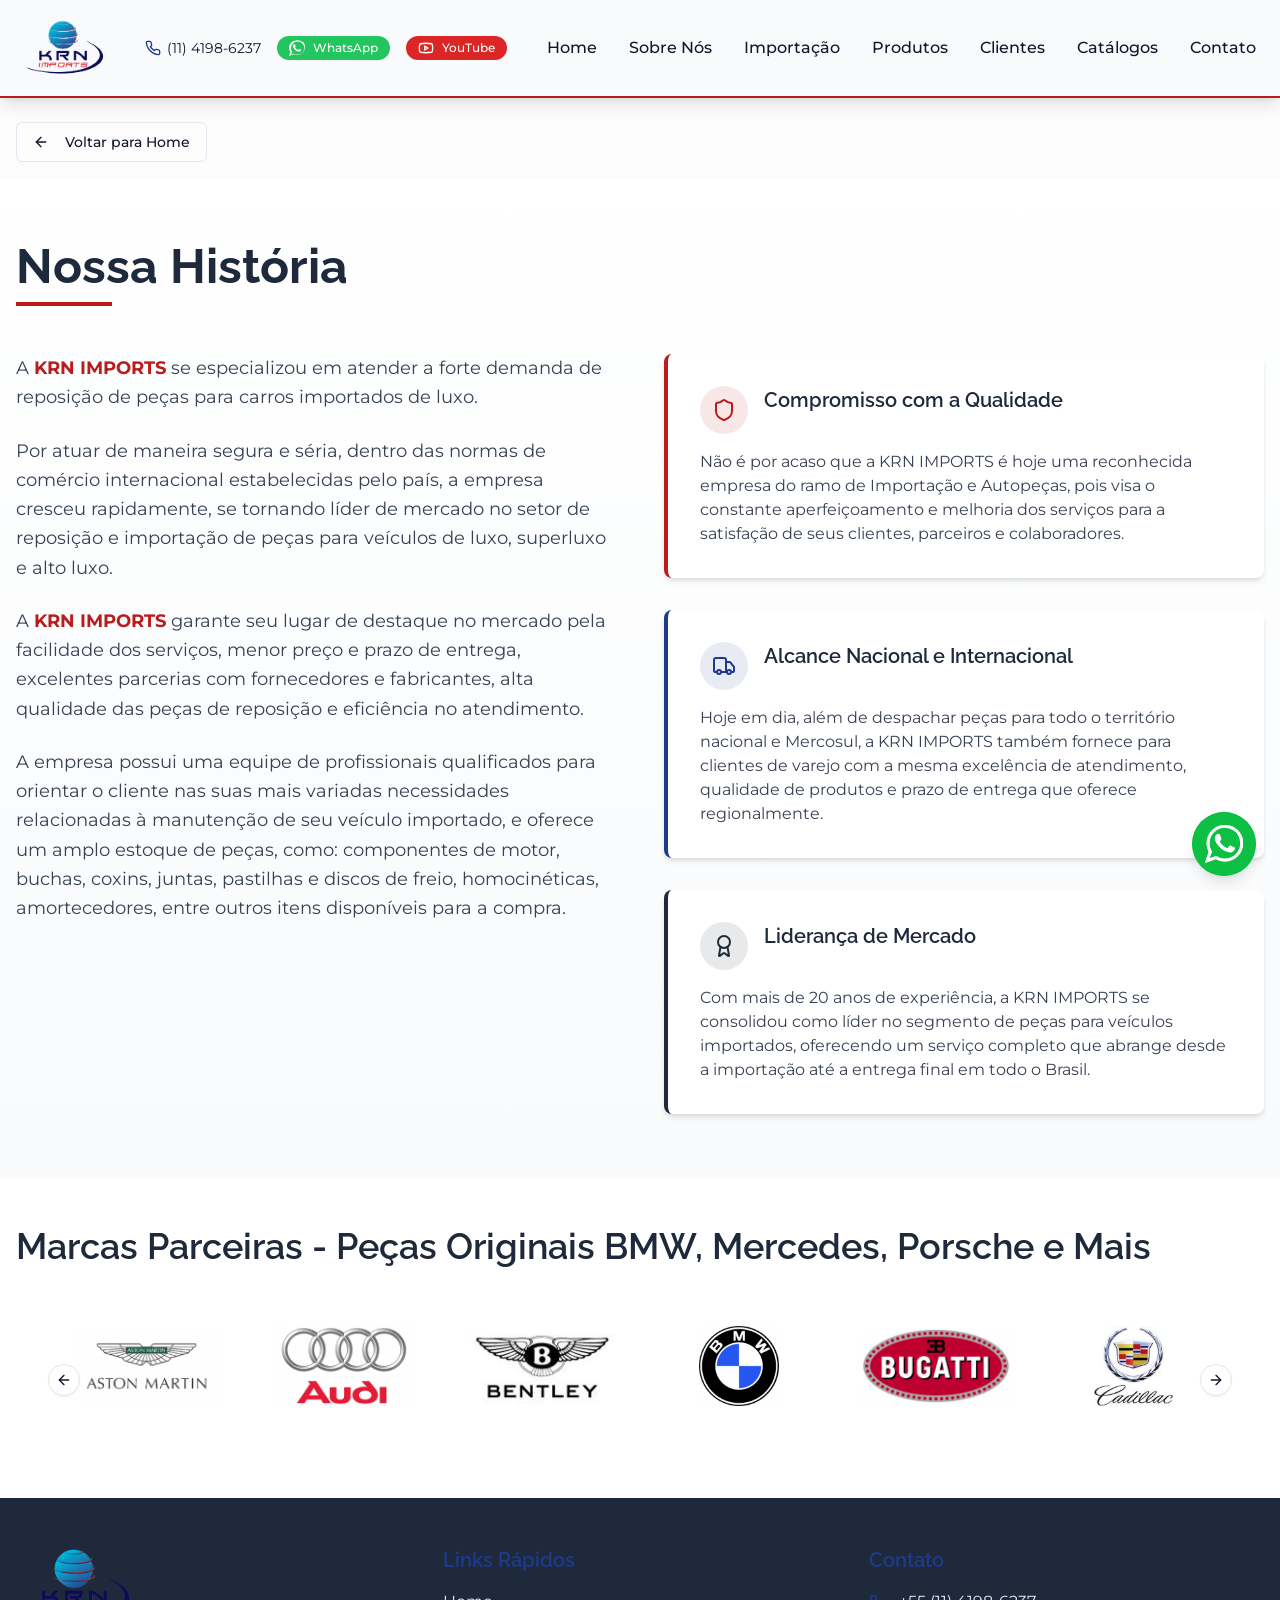
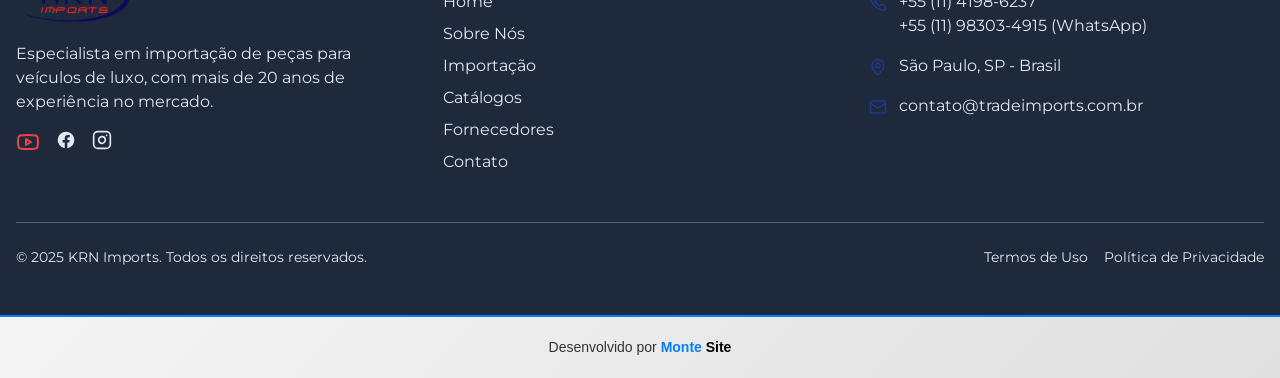
<file: sobre-nos.html>
<!DOCTYPE html>
<html lang="pt-BR">
<head>
  <meta charset="UTF-8">
  <meta name="viewport" content="width=device-width, initial-scale=1.0">
  <title>Sobre Nós | KRN Imports - Autopeças Importadas de Luxo</title>
  <meta name="description" content="Conheça a história da KRN Imports: mais de 20 anos de experiência em importação e reposição de peças originais para veículos de luxo, superluxo e alto luxo.">
  <meta name="author" content="KRN Imports">
  <meta name="robots" content="index, follow">
  <meta name="language" content="pt-BR">
  <meta name="geo.region" content="BR-SP">
  <meta name="geo.placename" content="São Paulo, Barueri">
  <meta name="geo.position" content="-23.5070971;-46.8688552">
  <meta name="ICBM" content="-23.5070971, -46.8688552">
  <link rel="canonical" href="https://krnimports.com.br/sobre-nos.html">
  <link rel="icon" href="lovable-uploads/krn-logo-header.png" type="image/png">

  <!-- Open Graph -->
  <meta property="og:title" content="Sobre Nós | KRN Imports - Autopeças Importadas de Luxo">
  <meta property="og:description" content="Conheça a história da KRN Imports: mais de 20 anos de experiência em importação e reposição de peças originais para veículos de luxo, superluxo e alto luxo.">
  <meta property="og:type" content="website">
  <meta property="og:url" content="https://krnimports.com.br/sobre-nos.html">
  <meta property="og:image" content="/lovable-uploads/07606789-617c-474a-984b-5aae0432ac4a.png">
  <meta property="og:image:width" content="1200">
  <meta property="og:image:height" content="630">
  <meta property="og:locale" content="pt_BR">
  <meta property="og:site_name" content="KRN Imports">

  <!-- Twitter -->
  <meta name="twitter:card" content="summary_large_image">
  <meta name="twitter:title" content="Sobre Nós | KRN Imports - Autopeças Importadas de Luxo">
  <meta name="twitter:description" content="Conheça a história da KRN Imports: mais de 20 anos de experiência em importação e reposição de peças originais para veículos de luxo, superluxo e alto luxo.">
  <meta name="twitter:image" content="/lovable-uploads/07606789-617c-474a-984b-5aae0432ac4a.png">

  <!-- Schema.org JSON-LD -->
  <script type="application/ld+json">
{
  "@context": "https://schema.org",
  "@type": "AutoPartsStore",
  "name": "KRN Imports",
  "alternateName": "KRN Imports - Importação Parts Peças Veículos Premium",
  "image": "https://krnimports.com.br/lovable-uploads/07606789-617c-474a-984b-5aae0432ac4a.png",
  "logo": "https://krnimports.com.br/lovable-uploads/krn-logo-header.png",
  "description": "Especialista em importação de peças originais para veículos de luxo BMW, Mercedes-Benz, Porsche, peças marítimas, Audi, Ferrari, Lamborghini. Peças OEM genuínas e peças navais.",
  "url": "https://krnimports.com.br/sobre-nos.html",
  "address": {
    "@type": "PostalAddress",
    "streetAddress": "R. Adelino Cardana, 293, Andar 22º - Und 2211, Bethaville I",
    "addressLocality": "Barueri",
    "addressRegion": "SP",
    "postalCode": "06401-147",
    "addressCountry": "BR"
  },
  "geo": {
    "@type": "GeoCoordinates",
    "latitude": "-23.5070971",
    "longitude": "-46.8688552"
  },
  "telephone": "+55-11-4198-6237",
  "openingHoursSpecification": [
    {
      "@type": "OpeningHoursSpecification",
      "dayOfWeek": [
        "Monday",
        "Tuesday",
        "Wednesday",
        "Thursday",
        "Friday"
      ],
      "opens": "08:00",
      "closes": "18:00"
    }
  ],
  "priceRange": "$$",
  "sameAs": [
    "https://www.facebook.com/TradeImports/?ref=settings",
    "https://www.instagram.com/tradeimports/",
    "https://www.youtube.com/watch?v=Yam4yu3pWxs"
  ],
  "areaServed": {
    "@type": "Country",
    "name": "Brasil"
  }
}
  </script>

  <link rel="stylesheet" href="assets/styles.css">

  <!-- Google Tag Manager -->
  <script>(function(w,d,s,l,i){w[l]=w[l]||[];w[l].push({'gtm.start':
  new Date().getTime(),event:'gtm.js'});var f=d.getElementsByTagName(s)[0],
  j=d.createElement(s),dl=l!='dataLayer'?'&l='+l:'';j.async=true;j.src=
  'https://www.googletagmanager.com/gtm.js?id='+i+dl;f.parentNode.insertBefore(j,f);
  })(window,document,'script','dataLayer','GTM-WVDZZGV8');</script>
  <!-- End Google Tag Manager -->
</head>
<body>
  <!-- Google Tag Manager (noscript) -->
  <noscript><iframe src="https://www.googletagmanager.com/ns.html?id=GTM-WVDZZGV8"
  height="0" width="0" style="display:none;visibility:hidden"></iframe></noscript>
  <!-- End Google Tag Manager (noscript) -->

  <div class="flex flex-col min-h-screen">
      <header class="sticky top-0 z-50 bg-usawhite shadow-lg border-b-2 border-usared">
        <div class="container mx-auto px-4 max-w-full">
          <div class="flex items-center justify-between py-4">
            <div class="flex-shrink-0">
              <a class="block" href="index.html">
                <img class="h-12 md:h-14 lg:h-16" src="lovable-uploads/krn-logo-header.png" alt="KRN Imports Logo"/>
              </a>
            </div>
            <div class="hidden md:flex items-center gap-3 lg:gap-4">
              <div class="flex items-center gap-1.5">
                <svg class="text-usablue flex-shrink-0" width="16" height="16" viewBox="0 0 24 24" fill="none" stroke="currentColor" stroke-width="2" stroke-linecap="round" stroke-linejoin="round" ><path d="M22 16.92v3a2 2 0 0 1-2.18 2 19.79 19.79 0 0 1-8.63-3.07 19.5 19.5 0 0 1-6-6 19.79 19.79 0 0 1-3.07-8.67A2 2 0 0 1 4.11 2h3a2 2 0 0 1 2 1.72c.127.96.361 1.902.7 2.81a2 2 0 0 1-.45 2.11L8.09 9.91a16 16 0 0 0 6 6l1.27-1.27a2 2 0 0 1 2.11-.45c.908.339 1.85.573 2.81.7A2 2 0 0 1 22 16.92z"/></svg>
                <a class="text-xs lg:text-sm hover:text-usablue transition-colors whitespace-nowrap" href="tel:+551141986237">
                  (11) 4198-6237
                </a>
              </div>
              <a class="flex items-center gap-2 bg-green-500 text-white px-3 py-1 rounded-full hover:bg-green-600 transition-colors text-sm" href="https://wa.me/5511983034915" target="_blank" rel="noopener noreferrer">
                <svg class="w-4 h-4" viewBox="0 0 24 24" fill="currentColor"><path d="M17.472 14.382c-.297-.149-1.758-.867-2.03-.967-.273-.099-.471-.148-.67.15-.197.297-.767.966-.94 1.164-.173.199-.347.223-.644.075-.297-.15-1.255-.463-2.39-1.475-.883-.788-1.48-1.761-1.653-2.059-.173-.297-.018-.458.13-.606.134-.133.298-.347.446-.52.149-.174.198-.298.297-.497.1-.198.05-.371-.025-.52-.075-.149-.669-1.612-.916-2.207-.242-.579-.487-.5-.669-.51-.173-.008-.371-.01-.57-.01-.198 0-.52.074-.792.372-.272.297-1.04 1.016-1.04 2.479 0 1.462 1.065 2.875 1.213 3.074.149.198 2.096 3.2 5.077 4.487.709.306 1.262.489 1.694.625.712.227 1.36.195 1.871.118.571-.085 1.758-.719 2.006-1.413.248-.694.248-1.289.173-1.413-.074-.124-.272-.198-.57-.347z"/><path d="M20.52 3.449a12.532 12.532 0 0 0-3.566-2.314 12.54 12.54 0 0 0-4.629-.9C5.36.247 0 5.608 0 12.068c0 2.073.846 4.077 2.45 5.682h.002L0 24l6.398-2.49a12.062 12.062 0 0 0 5.208 1.164h.004c6.966 0 12.33-5.354 12.335-11.91a12.58 12.58 0 0 0-3.425-9.065zm-8.03 18.44h-.3a9.873 9.873 0 0 1-5.031-1.378l-.365-.214-3.75 1.459 1.485-3.687-.235-.374A9.88 9.88 0 0 1 3.11 12.077c0-5.446 4.433-9.879 9.886-9.879a9.866 9.866 0 0 1 7.021 2.911 9.88 9.88 0 0 1 2.891 7.022c-.003 5.446-4.436 9.878-9.885 9.878z"/></svg>
                <span class="text-xs font-medium">
                  WhatsApp
                </span>
              </a>
              <a class="flex items-center gap-2 bg-red-600 text-white px-3 py-1 rounded-full hover:bg-red-700 transition-colors text-sm animate-pulse" href="https://www.youtube.com/watch?v=Yam4yu3pWxs" target="_blank" rel="noopener noreferrer">
                <svg class="" width="16" height="16" viewBox="0 0 24 24" fill="none" stroke="currentColor" stroke-width="2" stroke-linecap="round" stroke-linejoin="round" ><path d="M2.5 17a24.12 24.12 0 0 1 0-10 2 2 0 0 1 1.4-1.4 49.56 49.56 0 0 1 16.2 0A2 2 0 0 1 21.5 7a24.12 24.12 0 0 1 0 10 2 2 0 0 1-1.4 1.4 49.55 49.55 0 0 1-16.2 0A2 2 0 0 1 2.5 17"/><path d="m10 15 5-3-5-3z"/></svg>
                <span class="text-xs font-medium">
                  YouTube
                </span>
              </a>
            </div>
            <nav class="hidden lg:flex items-center space-x-2 xl:space-x-4">
              <a class="nav-link whitespace-nowrap" href="index.html">
                Home
              </a>
              <a class="nav-link whitespace-nowrap" href="sobre-nos.html">
                Sobre Nós
              </a>
              <a class="nav-link whitespace-nowrap" href="importacao.html">
                Importação
              </a>
              <a class="nav-link bg-transparent border-none cursor-pointer whitespace-nowrap" href="index.html#featured-products" data-scroll-to="featured-products">Produtos</a>
              <a class="nav-link whitespace-nowrap" href="clientes.html">
                Clientes
              </a>
              <a class="nav-link whitespace-nowrap" href="catalogos.html">
                Catálogos
              </a>
              <a class="nav-link whitespace-nowrap" href="contato.html">
                Contato
              </a>
            </nav>
            <button class="lg:hidden p-2" aria-label="Menu" data-menu-toggle>
              <span data-icon-open><svg class="" width="24" height="24" viewBox="0 0 24 24" fill="none" stroke="currentColor" stroke-width="2" stroke-linecap="round" stroke-linejoin="round" ><line x1="4" x2="20" y1="6" y2="6"/><line x1="4" x2="20" y1="12" y2="12"/><line x1="4" x2="20" y1="18" y2="18"/></svg></span>
              <span data-icon-close style="display:none"><svg class="" width="24" height="24" viewBox="0 0 24 24" fill="none" stroke="currentColor" stroke-width="2" stroke-linecap="round" stroke-linejoin="round" ><path d="M18 6 6 18"/><path d="m6 6 12 12"/></svg></span>
            </button>
          </div>
          <div class="hidden lg:hidden py-4 border-t border-usasilver" data-mobile-menu>
            <nav class="flex flex-col space-y-4">
              <a class="nav-link" href="index.html">Home</a>
              <a class="nav-link" href="sobre-nos.html">Sobre Nós</a>
              <a class="nav-link" href="importacao.html">Importação</a>
              <a class="nav-link bg-transparent border-none cursor-pointer text-left" href="index.html#featured-products" data-scroll-to="featured-products">Produtos</a>
              <a class="nav-link" href="clientes.html">Clientes</a>
              <a class="nav-link" href="catalogos.html">Catálogos</a>
              <a class="nav-link" href="contato.html">Contato</a>
              <div class="flex flex-col space-y-3 pt-2">
                <div class="flex items-center gap-2 pt-2">
                  <svg class="text-usablue" width="18" height="18" viewBox="0 0 24 24" fill="none" stroke="currentColor" stroke-width="2" stroke-linecap="round" stroke-linejoin="round" ><path d="M22 16.92v3a2 2 0 0 1-2.18 2 19.79 19.79 0 0 1-8.63-3.07 19.5 19.5 0 0 1-6-6 19.79 19.79 0 0 1-3.07-8.67A2 2 0 0 1 4.11 2h3a2 2 0 0 1 2 1.72c.127.96.361 1.902.7 2.81a2 2 0 0 1-.45 2.11L8.09 9.91a16 16 0 0 0 6 6l1.27-1.27a2 2 0 0 1 2.11-.45c.908.339 1.85.573 2.81.7A2 2 0 0 1 22 16.92z"/></svg>
                  <a class="text-sm hover:text-usablue transition-colors" href="tel:+551141986237">+55 (11) 4198-6237</a>
                </div>
                <a class="flex items-center gap-2 bg-green-500 text-white px-3 py-1.5 rounded-full hover:bg-green-600 transition-colors w-fit" href="https://wa.me/5511983034915" target="_blank" rel="noopener noreferrer">
                  <svg class="w-4 h-4" viewBox="0 0 24 24" fill="currentColor"><path d="M17.472 14.382c-.297-.149-1.758-.867-2.03-.967-.273-.099-.471-.148-.67.15-.197.297-.767.966-.94 1.164-.173.199-.347.223-.644.075-.297-.15-1.255-.463-2.39-1.475-.883-.788-1.48-1.761-1.653-2.059-.173-.297-.018-.458.13-.606.134-.133.298-.347.446-.52.149-.174.198-.298.297-.497.1-.198.05-.371-.025-.52-.075-.149-.669-1.612-.916-2.207-.242-.579-.487-.5-.669-.51-.173-.008-.371-.01-.57-.01-.198 0-.52.074-.792.372-.272.297-1.04 1.016-1.04 2.479 0 1.462 1.065 2.875 1.213 3.074.149.198 2.096 3.2 5.077 4.487.709.306 1.262.489 1.694.625.712.227 1.36.195 1.871.118.571-.085 1.758-.719 2.006-1.413.248-.694.248-1.289.173-1.413-.074-.124-.272-.198-.57-.347z"/><path d="M20.52 3.449a12.532 12.532 0 0 0-3.566-2.314 12.54 12.54 0 0 0-4.629-.9C5.36.247 0 5.608 0 12.068c0 2.073.846 4.077 2.45 5.682h.002L0 24l6.398-2.49a12.062 12.062 0 0 0 5.208 1.164h.004c6.966 0 12.33-5.354 12.335-11.91a12.58 12.58 0 0 0-3.425-9.065zm-8.03 18.44h-.3a9.873 9.873 0 0 1-5.031-1.378l-.365-.214-3.75 1.459 1.485-3.687-.235-.374A9.88 9.88 0 0 1 3.11 12.077c0-5.446 4.433-9.879 9.886-9.879a9.866 9.866 0 0 1 7.021 2.911 9.88 9.88 0 0 1 2.891 7.022c-.003 5.446-4.436 9.878-9.885 9.878z"/></svg>
                  <span class="text-xs font-medium">WhatsApp</span>
                </a>
                <a class="flex items-center gap-2 bg-red-600 text-white px-3 py-1.5 rounded-full hover:bg-red-700 transition-colors w-fit animate-pulse" href="https://www.youtube.com/watch?v=Yam4yu3pWxs" target="_blank" rel="noopener noreferrer">
                  <svg class="" width="16" height="16" viewBox="0 0 24 24" fill="none" stroke="currentColor" stroke-width="2" stroke-linecap="round" stroke-linejoin="round" ><path d="M2.5 17a24.12 24.12 0 0 1 0-10 2 2 0 0 1 1.4-1.4 49.56 49.56 0 0 1 16.2 0A2 2 0 0 1 21.5 7a24.12 24.12 0 0 1 0 10 2 2 0 0 1-1.4 1.4 49.55 49.55 0 0 1-16.2 0A2 2 0 0 1 2.5 17"/><path d="m10 15 5-3-5-3z"/></svg>
                  <span class="text-xs font-medium">YouTube</span>
                </a>
              </div>
            </nav>
          </div>
        </div>
      </header>
      <main class="flex-grow">
        <div class="container mx-auto px-4 pt-6">
          <a href="index.html">
            <button class="inline-flex items-center justify-center gap-2 whitespace-nowrap rounded-md text-sm font-medium ring-offset-background transition-colors focus-visible:outline-none focus-visible:ring-2 focus-visible:ring-ring focus-visible:ring-offset-2 disabled:pointer-events-none disabled:opacity-50 [&_svg]:pointer-events-none [&_svg]:size-4 [&_svg]:shrink-0 border border-input bg-background hover:bg-accent hover:text-accent-foreground h-10 px-4 py-2 mb-4">
              <svg class="mr-2 h-4 w-4" width="24" height="24" viewBox="0 0 24 24" fill="none" stroke="currentColor" stroke-width="2" stroke-linecap="round" stroke-linejoin="round" ><path d="m12 19-7-7 7-7"/><path d="M19 12H5"/></svg>
              Voltar para Home
            </button>
          </a>
        </div>
        <div class="bg-gradient-to-b from-white to-tradelight">
          <div class="container mx-auto px-4 py-16">
            <h1 class="text-3xl md:text-4xl lg:text-5xl font-bold text-tradedark mb-12 relative 
                    after:content-[''] after:absolute after:bottom-0 after:left-0 after:w-24 after:h-1 after:bg-tradered
                    pb-4">
              Nossa História
            </h1>
            <div class="grid grid-cols-1 lg:grid-cols-2 gap-12 items-start">
              <div class="space-y-6">
                <p class="text-lg text-gray-700 leading-relaxed">
                  A
                  <strong class="text-tradered">
                    KRN IMPORTS
                  </strong>
                  se especializou em atender a forte demanda de reposição de peças para carros importados de luxo.
                </p>
                <p class="text-lg text-gray-700 leading-relaxed">
                  Por atuar de maneira segura e séria, dentro das normas de comércio internacional estabelecidas pelo país, a empresa cresceu rapidamente, se tornando líder de mercado no setor de reposição e importação de peças para veículos de luxo, superluxo e alto luxo.
                </p>
                <p class="text-lg text-gray-700 leading-relaxed">
                  A
                  <strong class="text-tradered">
                    KRN IMPORTS
                  </strong>
                  garante seu lugar de destaque no mercado pela facilidade dos serviços, menor preço e prazo de entrega, excelentes parcerias com fornecedores e fabricantes, alta qualidade das peças de reposição e eficiência no atendimento.
                </p>
                <p class="text-lg text-gray-700 leading-relaxed">
                  A empresa possui uma equipe de profissionais qualificados para orientar o cliente nas suas mais variadas necessidades relacionadas à manutenção de seu veículo importado, e oferece um amplo estoque de peças, como: componentes de motor, buchas, coxins, juntas, pastilhas e discos de freio, homocinéticas, amortecedores, entre outros itens disponíveis para a compra.
                </p>
              </div>
              <div class="space-y-8">
                <div class="bg-white p-8 rounded-lg shadow-md border-l-4 border-tradered transform hover:-translate-y-1 transition-transform duration-300">
                  <div class="flex items-start mb-4">
                    <div class="bg-tradered/10 p-3 rounded-full mr-4">
                      <svg class="text-tradered" width="24" height="24" viewBox="0 0 24 24" fill="none" stroke="currentColor" stroke-width="2" stroke-linecap="round" stroke-linejoin="round" ><path d="M20 13c0 5-3.5 7.5-7.66 8.95a1 1 0 0 1-.67-.01C7.5 20.5 4 18 4 13V6a1 1 0 0 1 1-1c2 0 4.5-1.2 6.24-2.72a1.17 1.17 0 0 1 1.52 0C14.51 3.8 17 5 19 5a1 1 0 0 1 1 1z"/></svg>
                    </div>
                    <h3 class="text-xl font-semibold text-tradedark">
                      Compromisso com a Qualidade
                    </h3>
                  </div>
                  <p class="text-gray-700">
                    Não é por acaso que a KRN IMPORTS é hoje uma reconhecida empresa do ramo de Importação e Autopeças, pois visa o constante aperfeiçoamento e melhoria dos serviços para a satisfação de seus clientes, parceiros e colaboradores.
                  </p>
                </div>
                <div class="bg-white p-8 rounded-lg shadow-md border-l-4 border-tradeblue transform hover:-translate-y-1 transition-transform duration-300">
                  <div class="flex items-start mb-4">
                    <div class="bg-tradeblue/10 p-3 rounded-full mr-4">
                      <svg class="text-tradeblue" width="24" height="24" viewBox="0 0 24 24" fill="none" stroke="currentColor" stroke-width="2" stroke-linecap="round" stroke-linejoin="round" ><path d="M14 18V6a2 2 0 0 0-2-2H4a2 2 0 0 0-2 2v11a1 1 0 0 0 1 1h2"/><path d="M15 18H9"/><path d="M19 18h2a1 1 0 0 0 1-1v-3.65a1 1 0 0 0-.22-.624l-3.48-4.35A1 1 0 0 0 17.52 8H14"/><circle cx="17" cy="18" r="2"/><circle cx="7" cy="18" r="2"/></svg>
                    </div>
                    <h3 class="text-xl font-semibold text-tradedark">
                      Alcance Nacional e Internacional
                    </h3>
                  </div>
                  <p class="text-gray-700">
                    Hoje em dia, além de despachar peças para todo o território nacional e Mercosul, a KRN IMPORTS também fornece para clientes de varejo com a mesma excelência de atendimento, qualidade de produtos e prazo de entrega que oferece regionalmente.
                  </p>
                </div>
                <div class="bg-white p-8 rounded-lg shadow-md border-l-4 border-tradedark transform hover:-translate-y-1 transition-transform duration-300">
                  <div class="flex items-start mb-4">
                    <div class="bg-tradedark/10 p-3 rounded-full mr-4">
                      <svg class="text-tradedark" width="24" height="24" viewBox="0 0 24 24" fill="none" stroke="currentColor" stroke-width="2" stroke-linecap="round" stroke-linejoin="round" ><path d="m15.477 12.89 1.515 8.526a.5.5 0 0 1-.81.47l-3.58-2.687a1 1 0 0 0-1.197 0l-3.586 2.686a.5.5 0 0 1-.81-.469l1.514-8.526"/><circle cx="12" cy="8" r="6"/></svg>
                    </div>
                    <h3 class="text-xl font-semibold text-tradedark">
                      Liderança de Mercado
                    </h3>
                  </div>
                  <p class="text-gray-700">
                    Com mais de 20 anos de experiência, a KRN IMPORTS se consolidou como líder no segmento de peças para veículos importados, oferecendo um serviço completo que abrange desde a importação até a entrega final em todo o Brasil.
                  </p>
                </div>
              </div>
            </div>
          </div>
        </div>
        <section class="py-12 bg-white">
          <div class="container mx-auto px-4">
            <h2 class="section-title mb-8">
              Marcas Parceiras - Peças Originais BMW, Mercedes, Porsche e Mais
            </h2>
            <div class="relative px-10" data-carousel>
              <div class="relative w-full">
                <div class="overflow-hidden">
                  <div class="flex -ml-4" data-carousel-track>
                    <div class="min-w-0 shrink-0 grow-0 basis-full pl-4 md:basis-1/4 lg:basis-1/6" data-carousel-slide>
                      <a class="block bg-white rounded-lg p-4 h-full hover:bg-gray-50 transition-colors duration-300 group" href="https://www.astonmartin.com" target="_blank" rel="noopener noreferrer">
                        <div class="flex flex-col items-center justify-center h-full">
                          <img class="h-16 md:h-20 object-contain transition-transform duration-300 group-hover:scale-110" src="lovable-uploads/marcas/aston-.png" alt="Peças originais Aston Martin - Autopeças importadas genuínas OEM"/>
                          <div class="mt-3 flex items-center opacity-0 group-hover:opacity-100 transition-opacity text-xs font-medium text-gray-600">
                            Visitar
                            <svg class="ml-1" width="12" height="12" viewBox="0 0 24 24" fill="none" stroke="currentColor" stroke-width="2" stroke-linecap="round" stroke-linejoin="round" ><path d="M15 3h6v6"/><path d="M10 14 21 3"/><path d="M18 13v6a2 2 0 0 1-2 2H5a2 2 0 0 1-2-2V8a2 2 0 0 1 2-2h6"/></svg>
                          </div>
                        </div>
                      </a>
                    </div>
                    <div class="min-w-0 shrink-0 grow-0 basis-full pl-4 md:basis-1/4 lg:basis-1/6" data-carousel-slide>
                      <a class="block bg-white rounded-lg p-4 h-full hover:bg-gray-50 transition-colors duration-300 group" href="https://www.audi.com" target="_blank" rel="noopener noreferrer">
                        <div class="flex flex-col items-center justify-center h-full">
                          <img class="h-16 md:h-20 object-contain transition-transform duration-300 group-hover:scale-110" src="lovable-uploads/marcas/audi.png" alt="Peças originais Audi - Autopeças importadas genuínas OEM"/>
                          <div class="mt-3 flex items-center opacity-0 group-hover:opacity-100 transition-opacity text-xs font-medium text-gray-600">
                            Visitar
                            <svg class="ml-1" width="12" height="12" viewBox="0 0 24 24" fill="none" stroke="currentColor" stroke-width="2" stroke-linecap="round" stroke-linejoin="round" ><path d="M15 3h6v6"/><path d="M10 14 21 3"/><path d="M18 13v6a2 2 0 0 1-2 2H5a2 2 0 0 1-2-2V8a2 2 0 0 1 2-2h6"/></svg>
                          </div>
                        </div>
                      </a>
                    </div>
                    <div class="min-w-0 shrink-0 grow-0 basis-full pl-4 md:basis-1/4 lg:basis-1/6" data-carousel-slide>
                      <a class="block bg-white rounded-lg p-4 h-full hover:bg-gray-50 transition-colors duration-300 group" href="https://www.bentleymotors.com" target="_blank" rel="noopener noreferrer">
                        <div class="flex flex-col items-center justify-center h-full">
                          <img class="h-16 md:h-20 object-contain transition-transform duration-300 group-hover:scale-110" src="lovable-uploads/marcas/bentley.jpg" alt="Peças originais Bentley - Autopeças importadas genuínas OEM"/>
                          <div class="mt-3 flex items-center opacity-0 group-hover:opacity-100 transition-opacity text-xs font-medium text-gray-600">
                            Visitar
                            <svg class="ml-1" width="12" height="12" viewBox="0 0 24 24" fill="none" stroke="currentColor" stroke-width="2" stroke-linecap="round" stroke-linejoin="round" ><path d="M15 3h6v6"/><path d="M10 14 21 3"/><path d="M18 13v6a2 2 0 0 1-2 2H5a2 2 0 0 1-2-2V8a2 2 0 0 1 2-2h6"/></svg>
                          </div>
                        </div>
                      </a>
                    </div>
                    <div class="min-w-0 shrink-0 grow-0 basis-full pl-4 md:basis-1/4 lg:basis-1/6" data-carousel-slide>
                      <a class="block bg-white rounded-lg p-4 h-full hover:bg-gray-50 transition-colors duration-300 group" href="https://www.bmw.com" target="_blank" rel="noopener noreferrer">
                        <div class="flex flex-col items-center justify-center h-full">
                          <img class="h-16 md:h-20 object-contain transition-transform duration-300 group-hover:scale-110" src="lovable-uploads/marcas/bmw.png" alt="Peças originais BMW - Autopeças importadas genuínas OEM"/>
                          <div class="mt-3 flex items-center opacity-0 group-hover:opacity-100 transition-opacity text-xs font-medium text-gray-600">
                            Visitar
                            <svg class="ml-1" width="12" height="12" viewBox="0 0 24 24" fill="none" stroke="currentColor" stroke-width="2" stroke-linecap="round" stroke-linejoin="round" ><path d="M15 3h6v6"/><path d="M10 14 21 3"/><path d="M18 13v6a2 2 0 0 1-2 2H5a2 2 0 0 1-2-2V8a2 2 0 0 1 2-2h6"/></svg>
                          </div>
                        </div>
                      </a>
                    </div>
                    <div class="min-w-0 shrink-0 grow-0 basis-full pl-4 md:basis-1/4 lg:basis-1/6" data-carousel-slide>
                      <a class="block bg-white rounded-lg p-4 h-full hover:bg-gray-50 transition-colors duration-300 group" href="https://www.bugatti.com" target="_blank" rel="noopener noreferrer">
                        <div class="flex flex-col items-center justify-center h-full">
                          <img class="h-16 md:h-20 object-contain transition-transform duration-300 group-hover:scale-110" src="lovable-uploads/marcas/bugatti.png" alt="Peças originais Bugatti - Autopeças importadas genuínas OEM"/>
                          <div class="mt-3 flex items-center opacity-0 group-hover:opacity-100 transition-opacity text-xs font-medium text-gray-600">
                            Visitar
                            <svg class="ml-1" width="12" height="12" viewBox="0 0 24 24" fill="none" stroke="currentColor" stroke-width="2" stroke-linecap="round" stroke-linejoin="round" ><path d="M15 3h6v6"/><path d="M10 14 21 3"/><path d="M18 13v6a2 2 0 0 1-2 2H5a2 2 0 0 1-2-2V8a2 2 0 0 1 2-2h6"/></svg>
                          </div>
                        </div>
                      </a>
                    </div>
                    <div class="min-w-0 shrink-0 grow-0 basis-full pl-4 md:basis-1/4 lg:basis-1/6" data-carousel-slide>
                      <a class="block bg-white rounded-lg p-4 h-full hover:bg-gray-50 transition-colors duration-300 group" href="https://www.cadillac.com" target="_blank" rel="noopener noreferrer">
                        <div class="flex flex-col items-center justify-center h-full">
                          <img class="h-16 md:h-20 object-contain transition-transform duration-300 group-hover:scale-110" src="lovable-uploads/marcas/cadillac.jpg" alt="Peças originais Cadillac - Autopeças importadas genuínas OEM"/>
                          <div class="mt-3 flex items-center opacity-0 group-hover:opacity-100 transition-opacity text-xs font-medium text-gray-600">
                            Visitar
                            <svg class="ml-1" width="12" height="12" viewBox="0 0 24 24" fill="none" stroke="currentColor" stroke-width="2" stroke-linecap="round" stroke-linejoin="round" ><path d="M15 3h6v6"/><path d="M10 14 21 3"/><path d="M18 13v6a2 2 0 0 1-2 2H5a2 2 0 0 1-2-2V8a2 2 0 0 1 2-2h6"/></svg>
                          </div>
                        </div>
                      </a>
                    </div>
                    <div class="min-w-0 shrink-0 grow-0 basis-full pl-4 md:basis-1/4 lg:basis-1/6" data-carousel-slide>
                      <a class="block bg-white rounded-lg p-4 h-full hover:bg-gray-50 transition-colors duration-300 group" href="https://www.chrysler.com" target="_blank" rel="noopener noreferrer">
                        <div class="flex flex-col items-center justify-center h-full">
                          <img class="h-16 md:h-20 object-contain transition-transform duration-300 group-hover:scale-110" src="lovable-uploads/marcas/chrysler.jpg" alt="Peças originais Chrysler - Autopeças importadas genuínas OEM"/>
                          <div class="mt-3 flex items-center opacity-0 group-hover:opacity-100 transition-opacity text-xs font-medium text-gray-600">
                            Visitar
                            <svg class="ml-1" width="12" height="12" viewBox="0 0 24 24" fill="none" stroke="currentColor" stroke-width="2" stroke-linecap="round" stroke-linejoin="round" ><path d="M15 3h6v6"/><path d="M10 14 21 3"/><path d="M18 13v6a2 2 0 0 1-2 2H5a2 2 0 0 1-2-2V8a2 2 0 0 1 2-2h6"/></svg>
                          </div>
                        </div>
                      </a>
                    </div>
                    <div class="min-w-0 shrink-0 grow-0 basis-full pl-4 md:basis-1/4 lg:basis-1/6" data-carousel-slide>
                      <a class="block bg-white rounded-lg p-4 h-full hover:bg-gray-50 transition-colors duration-300 group" href="https://www.chevrolet.com/performance/corvette" target="_blank" rel="noopener noreferrer">
                        <div class="flex flex-col items-center justify-center h-full">
                          <img class="h-16 md:h-20 object-contain transition-transform duration-300 group-hover:scale-110" src="lovable-uploads/marcas/corvete.jpg" alt="Peças originais Corvette - Autopeças importadas genuínas OEM"/>
                          <div class="mt-3 flex items-center opacity-0 group-hover:opacity-100 transition-opacity text-xs font-medium text-gray-600">
                            Visitar
                            <svg class="ml-1" width="12" height="12" viewBox="0 0 24 24" fill="none" stroke="currentColor" stroke-width="2" stroke-linecap="round" stroke-linejoin="round" ><path d="M15 3h6v6"/><path d="M10 14 21 3"/><path d="M18 13v6a2 2 0 0 1-2 2H5a2 2 0 0 1-2-2V8a2 2 0 0 1 2-2h6"/></svg>
                          </div>
                        </div>
                      </a>
                    </div>
                    <div class="min-w-0 shrink-0 grow-0 basis-full pl-4 md:basis-1/4 lg:basis-1/6" data-carousel-slide>
                      <a class="block bg-white rounded-lg p-4 h-full hover:bg-gray-50 transition-colors duration-300 group" href="https://www.dodge.com" target="_blank" rel="noopener noreferrer">
                        <div class="flex flex-col items-center justify-center h-full">
                          <img class="h-16 md:h-20 object-contain transition-transform duration-300 group-hover:scale-110" src="lovable-uploads/marcas/dodge.png" alt="Peças originais Dodge - Autopeças importadas genuínas OEM"/>
                          <div class="mt-3 flex items-center opacity-0 group-hover:opacity-100 transition-opacity text-xs font-medium text-gray-600">
                            Visitar
                            <svg class="ml-1" width="12" height="12" viewBox="0 0 24 24" fill="none" stroke="currentColor" stroke-width="2" stroke-linecap="round" stroke-linejoin="round" ><path d="M15 3h6v6"/><path d="M10 14 21 3"/><path d="M18 13v6a2 2 0 0 1-2 2H5a2 2 0 0 1-2-2V8a2 2 0 0 1 2-2h6"/></svg>
                          </div>
                        </div>
                      </a>
                    </div>
                    <div class="min-w-0 shrink-0 grow-0 basis-full pl-4 md:basis-1/4 lg:basis-1/6" data-carousel-slide>
                      <a class="block bg-white rounded-lg p-4 h-full hover:bg-gray-50 transition-colors duration-300 group" href="https://www.ferrari.com" target="_blank" rel="noopener noreferrer">
                        <div class="flex flex-col items-center justify-center h-full">
                          <img class="h-16 md:h-20 object-contain transition-transform duration-300 group-hover:scale-110" src="lovable-uploads/marcas/ferrari.png" alt="Peças originais Ferrari - Autopeças importadas genuínas OEM"/>
                          <div class="mt-3 flex items-center opacity-0 group-hover:opacity-100 transition-opacity text-xs font-medium text-gray-600">
                            Visitar
                            <svg class="ml-1" width="12" height="12" viewBox="0 0 24 24" fill="none" stroke="currentColor" stroke-width="2" stroke-linecap="round" stroke-linejoin="round" ><path d="M15 3h6v6"/><path d="M10 14 21 3"/><path d="M18 13v6a2 2 0 0 1-2 2H5a2 2 0 0 1-2-2V8a2 2 0 0 1 2-2h6"/></svg>
                          </div>
                        </div>
                      </a>
                    </div>
                    <div class="min-w-0 shrink-0 grow-0 basis-full pl-4 md:basis-1/4 lg:basis-1/6" data-carousel-slide>
                      <a class="block bg-white rounded-lg p-4 h-full hover:bg-gray-50 transition-colors duration-300 group" href="https://www.gmc.com" target="_blank" rel="noopener noreferrer">
                        <div class="flex flex-col items-center justify-center h-full">
                          <img class="h-16 md:h-20 object-contain transition-transform duration-300 group-hover:scale-110" src="lovable-uploads/marcas/gmc.jpg" alt="Peças originais GMC - Autopeças importadas genuínas OEM"/>
                          <div class="mt-3 flex items-center opacity-0 group-hover:opacity-100 transition-opacity text-xs font-medium text-gray-600">
                            Visitar
                            <svg class="ml-1" width="12" height="12" viewBox="0 0 24 24" fill="none" stroke="currentColor" stroke-width="2" stroke-linecap="round" stroke-linejoin="round" ><path d="M15 3h6v6"/><path d="M10 14 21 3"/><path d="M18 13v6a2 2 0 0 1-2 2H5a2 2 0 0 1-2-2V8a2 2 0 0 1 2-2h6"/></svg>
                          </div>
                        </div>
                      </a>
                    </div>
                    <div class="min-w-0 shrink-0 grow-0 basis-full pl-4 md:basis-1/4 lg:basis-1/6" data-carousel-slide>
                      <a class="block bg-white rounded-lg p-4 h-full hover:bg-gray-50 transition-colors duration-300 group" href="https://www.hella.com" target="_blank" rel="noopener noreferrer">
                        <div class="flex flex-col items-center justify-center h-full">
                          <img class="h-16 md:h-20 object-contain transition-transform duration-300 group-hover:scale-110" src="lovable-uploads/marcas/hella.png" alt="Peças originais Hella - Autopeças importadas genuínas OEM"/>
                          <div class="mt-3 flex items-center opacity-0 group-hover:opacity-100 transition-opacity text-xs font-medium text-gray-600">
                            Visitar
                            <svg class="ml-1" width="12" height="12" viewBox="0 0 24 24" fill="none" stroke="currentColor" stroke-width="2" stroke-linecap="round" stroke-linejoin="round" ><path d="M15 3h6v6"/><path d="M10 14 21 3"/><path d="M18 13v6a2 2 0 0 1-2 2H5a2 2 0 0 1-2-2V8a2 2 0 0 1 2-2h6"/></svg>
                          </div>
                        </div>
                      </a>
                    </div>
                    <div class="min-w-0 shrink-0 grow-0 basis-full pl-4 md:basis-1/4 lg:basis-1/6" data-carousel-slide>
                      <a class="block bg-white rounded-lg p-4 h-full hover:bg-gray-50 transition-colors duration-300 group" href="https://www.gmc.com/electric/hummer-ev" target="_blank" rel="noopener noreferrer">
                        <div class="flex flex-col items-center justify-center h-full">
                          <img class="h-16 md:h-20 object-contain transition-transform duration-300 group-hover:scale-110" src="lovable-uploads/marcas/hummer.png" alt="Peças originais Hummer - Autopeças importadas genuínas OEM"/>
                          <div class="mt-3 flex items-center opacity-0 group-hover:opacity-100 transition-opacity text-xs font-medium text-gray-600">
                            Visitar
                            <svg class="ml-1" width="12" height="12" viewBox="0 0 24 24" fill="none" stroke="currentColor" stroke-width="2" stroke-linecap="round" stroke-linejoin="round" ><path d="M15 3h6v6"/><path d="M10 14 21 3"/><path d="M18 13v6a2 2 0 0 1-2 2H5a2 2 0 0 1-2-2V8a2 2 0 0 1 2-2h6"/></svg>
                          </div>
                        </div>
                      </a>
                    </div>
                    <div class="min-w-0 shrink-0 grow-0 basis-full pl-4 md:basis-1/4 lg:basis-1/6" data-carousel-slide>
                      <a class="block bg-white rounded-lg p-4 h-full hover:bg-gray-50 transition-colors duration-300 group" href="https://www.infiniti.com" target="_blank" rel="noopener noreferrer">
                        <div class="flex flex-col items-center justify-center h-full">
                          <img class="h-16 md:h-20 object-contain transition-transform duration-300 group-hover:scale-110" src="lovable-uploads/marcas/infiniti.png" alt="Peças originais Infiniti - Autopeças importadas genuínas OEM"/>
                          <div class="mt-3 flex items-center opacity-0 group-hover:opacity-100 transition-opacity text-xs font-medium text-gray-600">
                            Visitar
                            <svg class="ml-1" width="12" height="12" viewBox="0 0 24 24" fill="none" stroke="currentColor" stroke-width="2" stroke-linecap="round" stroke-linejoin="round" ><path d="M15 3h6v6"/><path d="M10 14 21 3"/><path d="M18 13v6a2 2 0 0 1-2 2H5a2 2 0 0 1-2-2V8a2 2 0 0 1 2-2h6"/></svg>
                          </div>
                        </div>
                      </a>
                    </div>
                    <div class="min-w-0 shrink-0 grow-0 basis-full pl-4 md:basis-1/4 lg:basis-1/6" data-carousel-slide>
                      <a class="block bg-white rounded-lg p-4 h-full hover:bg-gray-50 transition-colors duration-300 group" href="https://www.jeep.com" target="_blank" rel="noopener noreferrer">
                        <div class="flex flex-col items-center justify-center h-full">
                          <img class="h-16 md:h-20 object-contain transition-transform duration-300 group-hover:scale-110" src="lovable-uploads/marcas/jeep.png" alt="Peças originais Jeep - Autopeças importadas genuínas OEM"/>
                          <div class="mt-3 flex items-center opacity-0 group-hover:opacity-100 transition-opacity text-xs font-medium text-gray-600">
                            Visitar
                            <svg class="ml-1" width="12" height="12" viewBox="0 0 24 24" fill="none" stroke="currentColor" stroke-width="2" stroke-linecap="round" stroke-linejoin="round" ><path d="M15 3h6v6"/><path d="M10 14 21 3"/><path d="M18 13v6a2 2 0 0 1-2 2H5a2 2 0 0 1-2-2V8a2 2 0 0 1 2-2h6"/></svg>
                          </div>
                        </div>
                      </a>
                    </div>
                    <div class="min-w-0 shrink-0 grow-0 basis-full pl-4 md:basis-1/4 lg:basis-1/6" data-carousel-slide>
                      <a class="block bg-white rounded-lg p-4 h-full hover:bg-gray-50 transition-colors duration-300 group" href="https://www.lamborghini.com" target="_blank" rel="noopener noreferrer">
                        <div class="flex flex-col items-center justify-center h-full">
                          <img class="h-16 md:h-20 object-contain transition-transform duration-300 group-hover:scale-110" src="lovable-uploads/marcas/lamborghini.jpg" alt="Peças originais Lamborghini - Autopeças importadas genuínas OEM"/>
                          <div class="mt-3 flex items-center opacity-0 group-hover:opacity-100 transition-opacity text-xs font-medium text-gray-600">
                            Visitar
                            <svg class="ml-1" width="12" height="12" viewBox="0 0 24 24" fill="none" stroke="currentColor" stroke-width="2" stroke-linecap="round" stroke-linejoin="round" ><path d="M15 3h6v6"/><path d="M10 14 21 3"/><path d="M18 13v6a2 2 0 0 1-2 2H5a2 2 0 0 1-2-2V8a2 2 0 0 1 2-2h6"/></svg>
                          </div>
                        </div>
                      </a>
                    </div>
                    <div class="min-w-0 shrink-0 grow-0 basis-full pl-4 md:basis-1/4 lg:basis-1/6" data-carousel-slide>
                      <a class="block bg-white rounded-lg p-4 h-full hover:bg-gray-50 transition-colors duration-300 group" href="https://www.landrover.com" target="_blank" rel="noopener noreferrer">
                        <div class="flex flex-col items-center justify-center h-full">
                          <img class="h-16 md:h-20 object-contain transition-transform duration-300 group-hover:scale-110" src="lovable-uploads/marcas/landrover.jpg" alt="Peças originais Land Rover - Autopeças importadas genuínas OEM"/>
                          <div class="mt-3 flex items-center opacity-0 group-hover:opacity-100 transition-opacity text-xs font-medium text-gray-600">
                            Visitar
                            <svg class="ml-1" width="12" height="12" viewBox="0 0 24 24" fill="none" stroke="currentColor" stroke-width="2" stroke-linecap="round" stroke-linejoin="round" ><path d="M15 3h6v6"/><path d="M10 14 21 3"/><path d="M18 13v6a2 2 0 0 1-2 2H5a2 2 0 0 1-2-2V8a2 2 0 0 1 2-2h6"/></svg>
                          </div>
                        </div>
                      </a>
                    </div>
                    <div class="min-w-0 shrink-0 grow-0 basis-full pl-4 md:basis-1/4 lg:basis-1/6" data-carousel-slide>
                      <a class="block bg-white rounded-lg p-4 h-full hover:bg-gray-50 transition-colors duration-300 group" href="https://www.lexus.com" target="_blank" rel="noopener noreferrer">
                        <div class="flex flex-col items-center justify-center h-full">
                          <img class="h-16 md:h-20 object-contain transition-transform duration-300 group-hover:scale-110" src="lovable-uploads/marcas/lexus.jpg" alt="Peças originais Lexus - Autopeças importadas genuínas OEM"/>
                          <div class="mt-3 flex items-center opacity-0 group-hover:opacity-100 transition-opacity text-xs font-medium text-gray-600">
                            Visitar
                            <svg class="ml-1" width="12" height="12" viewBox="0 0 24 24" fill="none" stroke="currentColor" stroke-width="2" stroke-linecap="round" stroke-linejoin="round" ><path d="M15 3h6v6"/><path d="M10 14 21 3"/><path d="M18 13v6a2 2 0 0 1-2 2H5a2 2 0 0 1-2-2V8a2 2 0 0 1 2-2h6"/></svg>
                          </div>
                        </div>
                      </a>
                    </div>
                    <div class="min-w-0 shrink-0 grow-0 basis-full pl-4 md:basis-1/4 lg:basis-1/6" data-carousel-slide>
                      <a class="block bg-white rounded-lg p-4 h-full hover:bg-gray-50 transition-colors duration-300 group" href="https://www.mclaren.com" target="_blank" rel="noopener noreferrer">
                        <div class="flex flex-col items-center justify-center h-full">
                          <img class="h-16 md:h-20 object-contain transition-transform duration-300 group-hover:scale-110" src="lovable-uploads/marcas/maclaren.png" alt="Peças originais McLaren - Autopeças importadas genuínas OEM"/>
                          <div class="mt-3 flex items-center opacity-0 group-hover:opacity-100 transition-opacity text-xs font-medium text-gray-600">
                            Visitar
                            <svg class="ml-1" width="12" height="12" viewBox="0 0 24 24" fill="none" stroke="currentColor" stroke-width="2" stroke-linecap="round" stroke-linejoin="round" ><path d="M15 3h6v6"/><path d="M10 14 21 3"/><path d="M18 13v6a2 2 0 0 1-2 2H5a2 2 0 0 1-2-2V8a2 2 0 0 1 2-2h6"/></svg>
                          </div>
                        </div>
                      </a>
                    </div>
                    <div class="min-w-0 shrink-0 grow-0 basis-full pl-4 md:basis-1/4 lg:basis-1/6" data-carousel-slide>
                      <a class="block bg-white rounded-lg p-4 h-full hover:bg-gray-50 transition-colors duration-300 group" href="https://www.maserati.com" target="_blank" rel="noopener noreferrer">
                        <div class="flex flex-col items-center justify-center h-full">
                          <img class="h-16 md:h-20 object-contain transition-transform duration-300 group-hover:scale-110" src="lovable-uploads/marcas/maserati.png" alt="Peças originais Maserati - Autopeças importadas genuínas OEM"/>
                          <div class="mt-3 flex items-center opacity-0 group-hover:opacity-100 transition-opacity text-xs font-medium text-gray-600">
                            Visitar
                            <svg class="ml-1" width="12" height="12" viewBox="0 0 24 24" fill="none" stroke="currentColor" stroke-width="2" stroke-linecap="round" stroke-linejoin="round" ><path d="M15 3h6v6"/><path d="M10 14 21 3"/><path d="M18 13v6a2 2 0 0 1-2 2H5a2 2 0 0 1-2-2V8a2 2 0 0 1 2-2h6"/></svg>
                          </div>
                        </div>
                      </a>
                    </div>
                    <div class="min-w-0 shrink-0 grow-0 basis-full pl-4 md:basis-1/4 lg:basis-1/6" data-carousel-slide>
                      <a class="block bg-white rounded-lg p-4 h-full hover:bg-gray-50 transition-colors duration-300 group" href="https://www.mercedes-benz.com" target="_blank" rel="noopener noreferrer">
                        <div class="flex flex-col items-center justify-center h-full">
                          <img class="h-16 md:h-20 object-contain transition-transform duration-300 group-hover:scale-110" src="lovable-uploads/marcas/mercedes.jpg" alt="Peças originais Mercedes-Benz - Autopeças importadas genuínas OEM"/>
                          <div class="mt-3 flex items-center opacity-0 group-hover:opacity-100 transition-opacity text-xs font-medium text-gray-600">
                            Visitar
                            <svg class="ml-1" width="12" height="12" viewBox="0 0 24 24" fill="none" stroke="currentColor" stroke-width="2" stroke-linecap="round" stroke-linejoin="round" ><path d="M15 3h6v6"/><path d="M10 14 21 3"/><path d="M18 13v6a2 2 0 0 1-2 2H5a2 2 0 0 1-2-2V8a2 2 0 0 1 2-2h6"/></svg>
                          </div>
                        </div>
                      </a>
                    </div>
                    <div class="min-w-0 shrink-0 grow-0 basis-full pl-4 md:basis-1/4 lg:basis-1/6" data-carousel-slide>
                      <a class="block bg-white rounded-lg p-4 h-full hover:bg-gray-50 transition-colors duration-300 group" href="https://www.ford.com/cars/mustang" target="_blank" rel="noopener noreferrer">
                        <div class="flex flex-col items-center justify-center h-full">
                          <img class="h-16 md:h-20 object-contain transition-transform duration-300 group-hover:scale-110" src="lovable-uploads/marcas/mustang.jpg" alt="Peças originais Mustang - Autopeças importadas genuínas OEM"/>
                          <div class="mt-3 flex items-center opacity-0 group-hover:opacity-100 transition-opacity text-xs font-medium text-gray-600">
                            Visitar
                            <svg class="ml-1" width="12" height="12" viewBox="0 0 24 24" fill="none" stroke="currentColor" stroke-width="2" stroke-linecap="round" stroke-linejoin="round" ><path d="M15 3h6v6"/><path d="M10 14 21 3"/><path d="M18 13v6a2 2 0 0 1-2 2H5a2 2 0 0 1-2-2V8a2 2 0 0 1 2-2h6"/></svg>
                          </div>
                        </div>
                      </a>
                    </div>
                    <div class="min-w-0 shrink-0 grow-0 basis-full pl-4 md:basis-1/4 lg:basis-1/6" data-carousel-slide>
                      <a class="block bg-white rounded-lg p-4 h-full hover:bg-gray-50 transition-colors duration-300 group" href="https://www.gm.com" target="_blank" rel="noopener noreferrer">
                        <div class="flex flex-col items-center justify-center h-full">
                          <img class="h-16 md:h-20 object-contain transition-transform duration-300 group-hover:scale-110" src="lovable-uploads/marcas/pontic.png" alt="Peças originais Pontiac - Autopeças importadas genuínas OEM"/>
                          <div class="mt-3 flex items-center opacity-0 group-hover:opacity-100 transition-opacity text-xs font-medium text-gray-600">
                            Visitar
                            <svg class="ml-1" width="12" height="12" viewBox="0 0 24 24" fill="none" stroke="currentColor" stroke-width="2" stroke-linecap="round" stroke-linejoin="round" ><path d="M15 3h6v6"/><path d="M10 14 21 3"/><path d="M18 13v6a2 2 0 0 1-2 2H5a2 2 0 0 1-2-2V8a2 2 0 0 1 2-2h6"/></svg>
                          </div>
                        </div>
                      </a>
                    </div>
                    <div class="min-w-0 shrink-0 grow-0 basis-full pl-4 md:basis-1/4 lg:basis-1/6" data-carousel-slide>
                      <a class="block bg-white rounded-lg p-4 h-full hover:bg-gray-50 transition-colors duration-300 group" href="https://www.porsche.com" target="_blank" rel="noopener noreferrer">
                        <div class="flex flex-col items-center justify-center h-full">
                          <img class="h-16 md:h-20 object-contain transition-transform duration-300 group-hover:scale-110" src="lovable-uploads/marcas/porsche.jpg" alt="Peças originais Porsche - Autopeças importadas genuínas OEM"/>
                          <div class="mt-3 flex items-center opacity-0 group-hover:opacity-100 transition-opacity text-xs font-medium text-gray-600">
                            Visitar
                            <svg class="ml-1" width="12" height="12" viewBox="0 0 24 24" fill="none" stroke="currentColor" stroke-width="2" stroke-linecap="round" stroke-linejoin="round" ><path d="M15 3h6v6"/><path d="M10 14 21 3"/><path d="M18 13v6a2 2 0 0 1-2 2H5a2 2 0 0 1-2-2V8a2 2 0 0 1 2-2h6"/></svg>
                          </div>
                        </div>
                      </a>
                    </div>
                    <div class="min-w-0 shrink-0 grow-0 basis-full pl-4 md:basis-1/4 lg:basis-1/6" data-carousel-slide>
                      <a class="block bg-white rounded-lg p-4 h-full hover:bg-gray-50 transition-colors duration-300 group" href="https://www.volkswagen.com" target="_blank" rel="noopener noreferrer">
                        <div class="flex flex-col items-center justify-center h-full">
                          <img class="h-16 md:h-20 object-contain transition-transform duration-300 group-hover:scale-110" src="lovable-uploads/marcas/volks.jpg" alt="Peças originais Volkswagen - Autopeças importadas genuínas OEM"/>
                          <div class="mt-3 flex items-center opacity-0 group-hover:opacity-100 transition-opacity text-xs font-medium text-gray-600">
                            Visitar
                            <svg class="ml-1" width="12" height="12" viewBox="0 0 24 24" fill="none" stroke="currentColor" stroke-width="2" stroke-linecap="round" stroke-linejoin="round" ><path d="M15 3h6v6"/><path d="M10 14 21 3"/><path d="M18 13v6a2 2 0 0 1-2 2H5a2 2 0 0 1-2-2V8a2 2 0 0 1 2-2h6"/></svg>
                          </div>
                        </div>
                      </a>
                    </div>
                    <div class="min-w-0 shrink-0 grow-0 basis-full pl-4 md:basis-1/4 lg:basis-1/6" data-carousel-slide>
                      <a class="block bg-white rounded-lg p-4 h-full hover:bg-gray-50 transition-colors duration-300 group" href="https://www.volvo.com" target="_blank" rel="noopener noreferrer">
                        <div class="flex flex-col items-center justify-center h-full">
                          <img class="h-16 md:h-20 object-contain transition-transform duration-300 group-hover:scale-110" src="lovable-uploads/marcas/volvo.jpg" alt="Peças originais Volvo - Autopeças importadas genuínas OEM"/>
                          <div class="mt-3 flex items-center opacity-0 group-hover:opacity-100 transition-opacity text-xs font-medium text-gray-600">
                            Visitar
                            <svg class="ml-1" width="12" height="12" viewBox="0 0 24 24" fill="none" stroke="currentColor" stroke-width="2" stroke-linecap="round" stroke-linejoin="round" ><path d="M15 3h6v6"/><path d="M10 14 21 3"/><path d="M18 13v6a2 2 0 0 1-2 2H5a2 2 0 0 1-2-2V8a2 2 0 0 1 2-2h6"/></svg>
                          </div>
                        </div>
                      </a>
                    </div>
                    <div class="min-w-0 shrink-0 grow-0 basis-full pl-4 md:basis-1/4 lg:basis-1/6" data-carousel-slide>
                      <a class="block bg-white rounded-lg p-4 h-full hover:bg-gray-50 transition-colors duration-300 group" href="https://www.wunder.com" target="_blank" rel="noopener noreferrer">
                        <div class="flex flex-col items-center justify-center h-full">
                          <img class="h-16 md:h-20 object-contain transition-transform duration-300 group-hover:scale-110" src="lovable-uploads/marcas/wunder.png" alt="Peças originais Wunder - Autopeças importadas genuínas OEM"/>
                          <div class="mt-3 flex items-center opacity-0 group-hover:opacity-100 transition-opacity text-xs font-medium text-gray-600">
                            Visitar
                            <svg class="ml-1" width="12" height="12" viewBox="0 0 24 24" fill="none" stroke="currentColor" stroke-width="2" stroke-linecap="round" stroke-linejoin="round" ><path d="M15 3h6v6"/><path d="M10 14 21 3"/><path d="M18 13v6a2 2 0 0 1-2 2H5a2 2 0 0 1-2-2V8a2 2 0 0 1 2-2h6"/></svg>
                          </div>
                        </div>
                      </a>
                    </div>
                    <div class="min-w-0 shrink-0 grow-0 basis-full pl-4 md:basis-1/4 lg:basis-1/6" data-carousel-slide>
                      <a class="block bg-white rounded-lg p-4 h-full hover:bg-gray-50 transition-colors duration-300 group" href="https://www.aircraft.com" target="_blank" rel="noopener noreferrer">
                        <div class="flex flex-col items-center justify-center h-full">
                          <img class="h-16 md:h-20 object-contain transition-transform duration-300 group-hover:scale-110" src="lovable-uploads/marcas/aircraft.jpg" alt="Peças originais Aircraft - Autopeças importadas genuínas OEM"/>
                          <div class="mt-3 flex items-center opacity-0 group-hover:opacity-100 transition-opacity text-xs font-medium text-gray-600">
                            Visitar
                            <svg class="ml-1" width="12" height="12" viewBox="0 0 24 24" fill="none" stroke="currentColor" stroke-width="2" stroke-linecap="round" stroke-linejoin="round" ><path d="M15 3h6v6"/><path d="M10 14 21 3"/><path d="M18 13v6a2 2 0 0 1-2 2H5a2 2 0 0 1-2-2V8a2 2 0 0 1 2-2h6"/></svg>
                          </div>
                        </div>
                      </a>
                    </div>
                  </div>
                </div>
                <button class="inline-flex items-center justify-center gap-2 whitespace-nowrap text-sm font-medium ring-offset-background transition-colors focus-visible:outline-none focus-visible:ring-2 focus-visible:ring-ring focus-visible:ring-offset-2 disabled:pointer-events-none disabled:opacity-50 [&_svg]:pointer-events-none [&_svg]:size-4 [&_svg]:shrink-0 hover:text-accent-foreground absolute h-8 w-8 rounded-full top-1/2 -translate-y-1/2 -left-2 bg-white border border-gray-200 shadow-sm hover:bg-gray-50" data-carousel-prev>
                  <svg class="h-4 w-4" width="24" height="24" viewBox="0 0 24 24" fill="none" stroke="currentColor" stroke-width="2" stroke-linecap="round" stroke-linejoin="round" ><path d="m12 19-7-7 7-7"/><path d="M19 12H5"/></svg>
                  <span class="sr-only">
                    Previous slide
                  </span>
                </button>
                <button class="inline-flex items-center justify-center gap-2 whitespace-nowrap text-sm font-medium ring-offset-background transition-colors focus-visible:outline-none focus-visible:ring-2 focus-visible:ring-ring focus-visible:ring-offset-2 disabled:pointer-events-none disabled:opacity-50 [&_svg]:pointer-events-none [&_svg]:size-4 [&_svg]:shrink-0 hover:text-accent-foreground absolute h-8 w-8 rounded-full top-1/2 -translate-y-1/2 -right-2 bg-white border border-gray-200 shadow-sm hover:bg-gray-50" data-carousel-next>
                  <svg class="h-4 w-4" width="24" height="24" viewBox="0 0 24 24" fill="none" stroke="currentColor" stroke-width="2" stroke-linecap="round" stroke-linejoin="round" ><path d="M5 12h14"/><path d="m12 5 7 7-7 7"/></svg>
                  <span class="sr-only">
                    Next slide
                  </span>
                </button>
              </div>
            </div>
          </div>
        </section>
      </main>
      <footer class="bg-usanavy text-white">
        <div class="container mx-auto px-4 py-12 max-w-full">
          <div class="grid grid-cols-1 md:grid-cols-2 lg:grid-cols-3 gap-8">
            <div>
              <div class="mb-4">
                <a href="index.html">
                  <img class="h-20" src="lovable-uploads/krn-logo-footer.png" alt="KRN Imports Logo"/>
                </a>
              </div>
              <p class="text-usasilver mb-4">
                Especialista em importação de peças para veículos de luxo, com mais de 20 anos de experiência no mercado.
              </p>
              <div class="flex space-x-4">
                <a class="text-red-500 hover:text-red-400 transition-colors" href="https://www.youtube.com/watch?v=Yam4yu3pWxs" target="_blank" rel="noopener noreferrer" title="Nosso canal no YouTube">
                  <svg class="w-6 h-6" width="24" height="24" viewBox="0 0 24 24" fill="none" stroke="currentColor" stroke-width="2" stroke-linecap="round" stroke-linejoin="round" ><path d="M2.5 17a24.12 24.12 0 0 1 0-10 2 2 0 0 1 1.4-1.4 49.56 49.56 0 0 1 16.2 0A2 2 0 0 1 21.5 7a24.12 24.12 0 0 1 0 10 2 2 0 0 1-1.4 1.4 49.55 49.55 0 0 1-16.2 0A2 2 0 0 1 2.5 17"/><path d="m10 15 5-3-5-3z"/></svg>
                </a>
                <a class="text-usasilver hover:text-usablue transition-colors" href="https://www.facebook.com/TradeImports/?ref=settings" target="_blank" rel="noopener noreferrer">
                  <svg class="w-5 h-5" viewBox="0 0 24 24" fill="currentColor"><path d="M22 12a10 10 0 1 0-11.5 9.87v-6.99h-2.5v-2.88h2.5V9.8c0-2.5 1.49-3.89 3.78-3.89 1.09 0 2.23.2 2.23.2v2.46h-1.26c-1.24 0-1.63.77-1.63 1.56v1.87h2.78l-.45 2.88h-2.33v6.99A10 10 0 0 0 22 12z"/></svg>
                </a>
                <a class="text-usasilver hover:text-usablue transition-colors" href="https://www.instagram.com/tradeimports/" target="_blank" rel="noopener noreferrer">
                  <svg class="w-5 h-5" viewBox="0 0 24 24" fill="none" stroke="currentColor" stroke-width="2" stroke-linecap="round" stroke-linejoin="round"><rect width="20" height="20" x="2" y="2" rx="5" ry="5"/><path d="M16 11.37A4 4 0 1 1 12.63 8 4 4 0 0 1 16 11.37z"/><line x1="17.5" x2="17.51" y1="6.5" y2="6.5"/></svg>
                </a>
              </div>
            </div>
            <div>
              <h3 class="text-xl font-semibold mb-4 text-usablue">
                Links Rápidos
              </h3>
              <ul class="space-y-2">
                <li>
                  <a class="text-usasilver hover:text-usablue transition-colors" href="index.html">
                    Home
                  </a>
                </li>
                <li>
                  <a class="text-usasilver hover:text-usablue transition-colors" href="sobre-nos.html">
                    Sobre Nós
                  </a>
                </li>
                <li>
                  <a class="text-usasilver hover:text-usablue transition-colors" href="importacao.html">
                    Importação
                  </a>
                </li>
                <li>
                  <a class="text-usasilver hover:text-usablue transition-colors" href="catalogos.html">
                    Catálogos
                  </a>
                </li>
                <li>
                  <a class="text-usasilver hover:text-usablue transition-colors" href="clientes.html">
                    Fornecedores
                  </a>
                </li>
                <li>
                  <a class="text-usasilver hover:text-usablue transition-colors" href="contato.html">
                    Contato
                  </a>
                </li>
              </ul>
            </div>
            <div>
              <h3 class="text-xl font-semibold mb-4 text-usablue">
                Contato
              </h3>
              <ul class="space-y-4">
                <li class="flex items-start space-x-3">
                  <svg class="text-usablue mt-1" width="18" height="18" viewBox="0 0 24 24" fill="none" stroke="currentColor" stroke-width="2" stroke-linecap="round" stroke-linejoin="round" ><path d="M22 16.92v3a2 2 0 0 1-2.18 2 19.79 19.79 0 0 1-8.63-3.07 19.5 19.5 0 0 1-6-6 19.79 19.79 0 0 1-3.07-8.67A2 2 0 0 1 4.11 2h3a2 2 0 0 1 2 1.72c.127.96.361 1.902.7 2.81a2 2 0 0 1-.45 2.11L8.09 9.91a16 16 0 0 0 6 6l1.27-1.27a2 2 0 0 1 2.11-.45c.908.339 1.85.573 2.81.7A2 2 0 0 1 22 16.92z"/></svg>
                  <div>
                    <p class="text-usasilver">
                      +55 (11) 4198-6237
                    </p>
                    <p class="text-usasilver">
                      +55 (11) 98303-4915 (WhatsApp)
                    </p>
                  </div>
                </li>
                <li class="flex items-start space-x-3">
                  <svg class="text-usablue mt-1" width="18" height="18" viewBox="0 0 24 24" fill="none" stroke="currentColor" stroke-width="2" stroke-linecap="round" stroke-linejoin="round" ><path d="M20 10c0 4.993-5.539 10.193-7.399 11.799a1 1 0 0 1-1.202 0C9.539 20.193 4 14.993 4 10a8 8 0 0 1 16 0"/><circle cx="12" cy="10" r="3"/></svg>
                  <p class="text-usasilver">
                    São Paulo, SP - Brasil
                  </p>
                </li>
                <li class="flex items-start space-x-3">
                  <svg class="text-usablue mt-1" width="18" height="18" viewBox="0 0 24 24" fill="none" stroke="currentColor" stroke-width="2" stroke-linecap="round" stroke-linejoin="round" ><rect width="20" height="16" x="2" y="4" rx="2"/><path d="m22 7-8.97 5.7a1.94 1.94 0 0 1-2.06 0L2 7"/></svg>
                  <p class="text-usasilver">
                    contato@tradeimports.com.br
                  </p>
                </li>
              </ul>
            </div>
          </div>
          <div class="border-t border-usasilver/30 mt-12 pt-6 text-usasilver text-sm">
            <div class="flex flex-col md:flex-row justify-between items-center space-y-4 md:space-y-0">
              <p>
                © 2025 KRN Imports. Todos os direitos reservados.
              </p>
              <div class="flex flex-wrap justify-center md:justify-end space-x-4">
                <a class="hover:text-usablue transition-colors" href="termos-uso.html">
                  Termos de Uso
                </a>
                <a class="hover:text-usablue transition-colors" href="politica-privacidade.html">
                  Política de Privacidade
                </a>
              </div>
            </div>
          </div>
        </div>
      </footer>
      <a class="fixed bottom-6 right-6 z-50 w-16 h-16 bg-green-500 hover:bg-green-600 rounded-full shadow-lg hover:shadow-xl transition-all duration-300 transform hover:scale-110 animate-float" href="https://wa.me/5511983034915" target="_blank" rel="noopener noreferrer" aria-label="Contato via WhatsApp">
        <img class="w-full h-full rounded-full object-cover" src="lovable-uploads/60b9f84d-84a2-4db9-a060-8590367ff3f7.png" alt="WhatsApp"/>
      </a>
    </div>
  <div id="montesite-footer-badge">
    <div style="
  display: flex;
  align-items: center;
  justify-content: center;
  padding: 20px;
  background: linear-gradient(135deg, #f5f5f5 0%, #e0e0e0 100%);
  font-family: 'Arial', sans-serif;
  border-top: 2px solid #0080FF;
">
      <a href="https://lp.montesite.com.br/" style="
       text-decoration: none;
       color: #333;
       font-size: 14px;
       font-weight: 500;
       transition: transform 0.2s;
       display: inline-block;
     " target="_blank" rel="noopener noreferrer">
        Desenvolvido por
        <span style="color: #0080FF; font-weight: 700;">
          Monte
        </span>
        <span style="color: #000; font-weight: 700;">
          Site
        </span>
      </a>
    </div>
  </div>
  <script src="assets/script.js"></script>

  <!-- IMPORTANT: DO NOT REMOVE THIS SCRIPT TAG OR THIS VERY COMMENT! -->
  <script src="https://cdn.gpteng.co/gptengineer.js" type="module"></script>
</body>
</html>
</file>
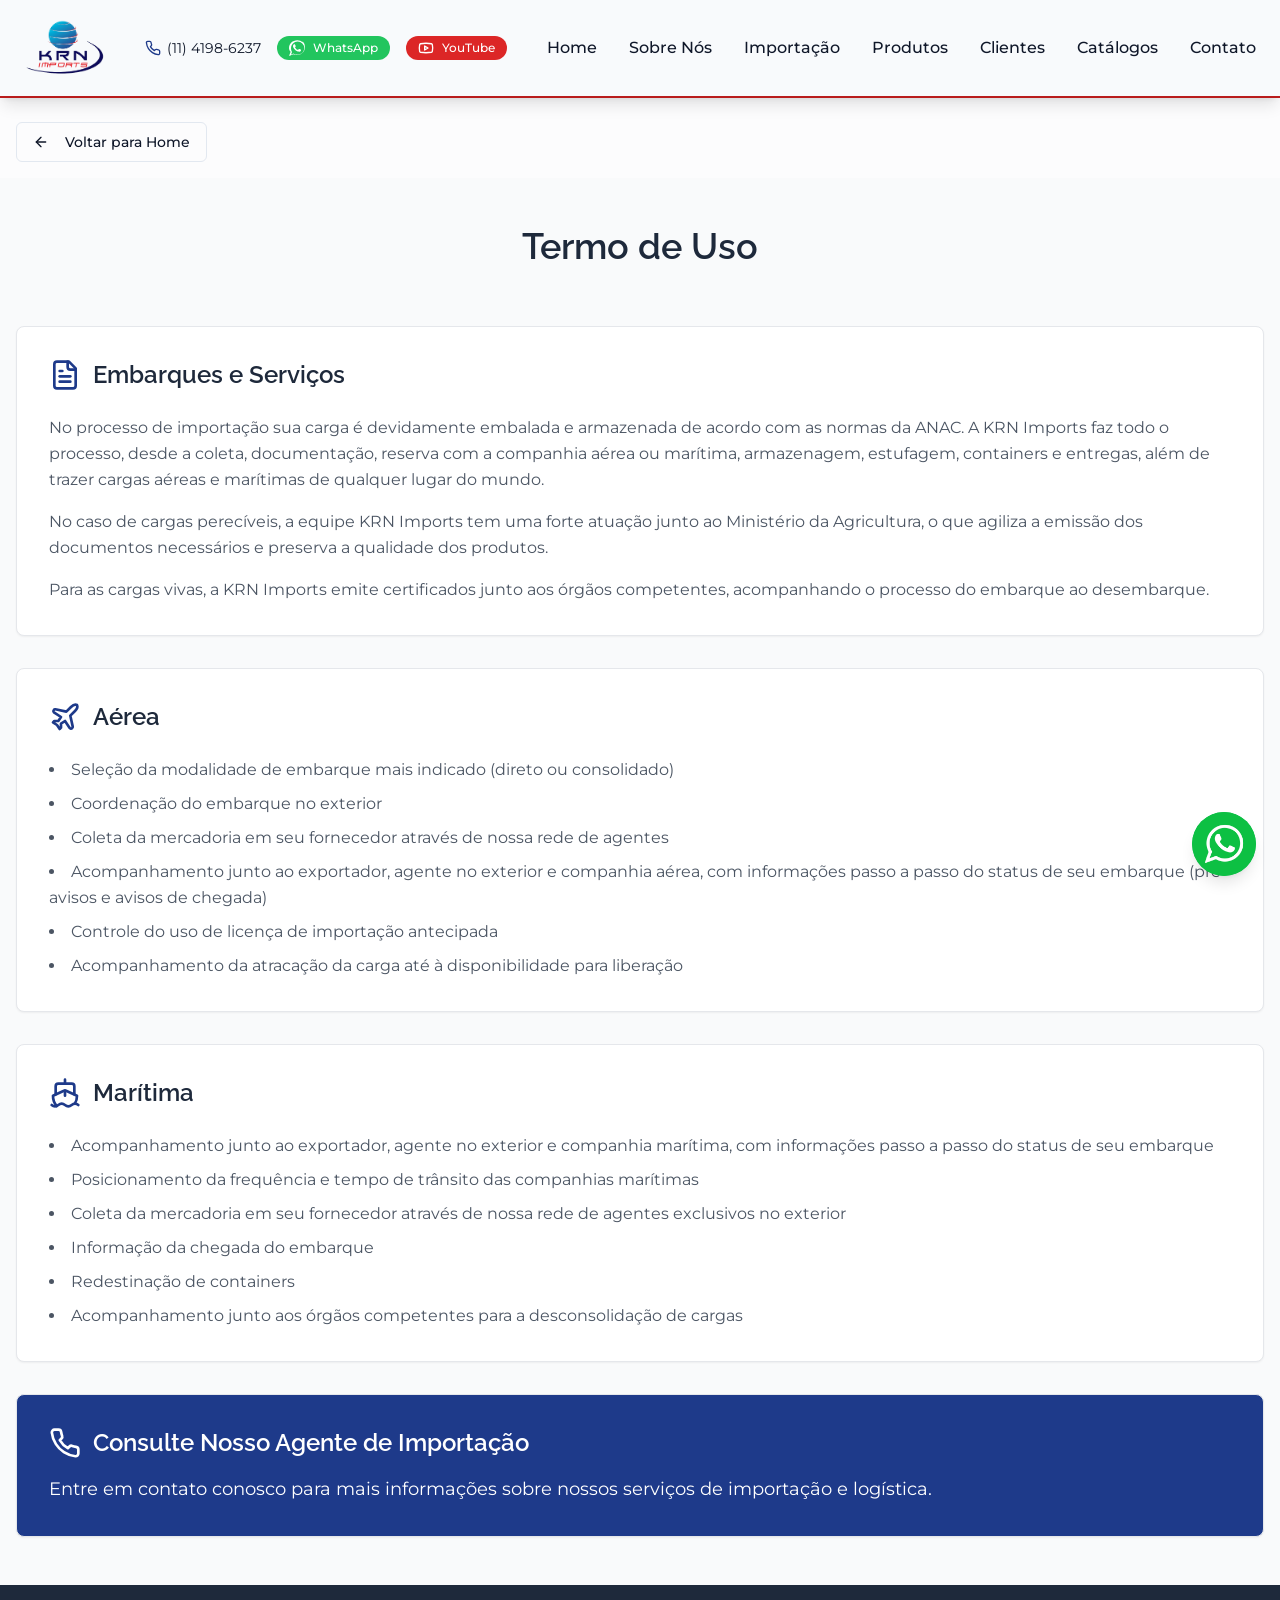
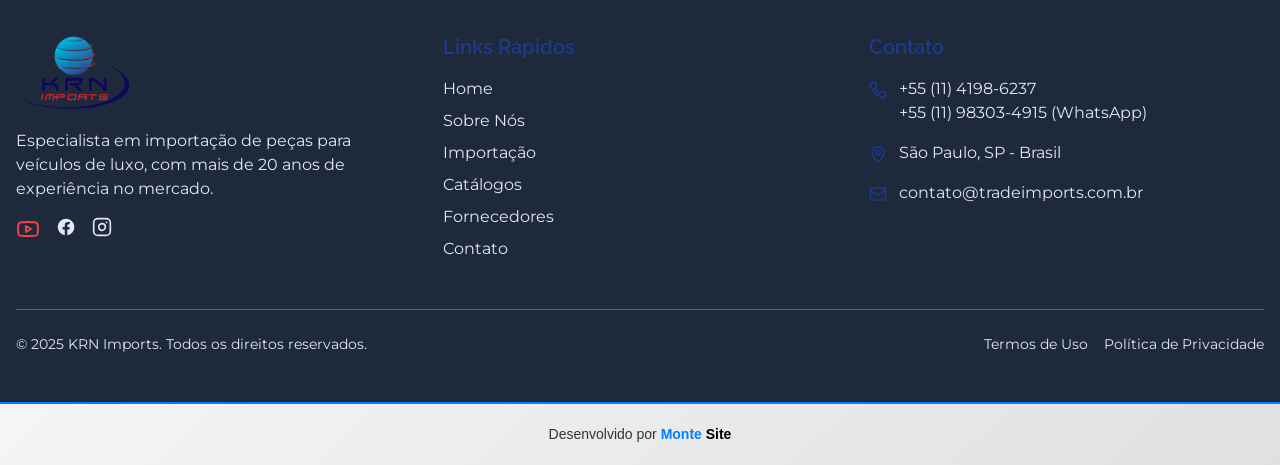
<file: termos-uso.html>
<!DOCTYPE html>
<html lang="pt-BR">
<head>
  <meta charset="UTF-8">
  <meta name="viewport" content="width=device-width, initial-scale=1.0">
  <title>Termos de Uso | KRN Imports</title>
  <meta name="description" content="Termos de uso dos serviços de importação e logística da KRN Imports.">
  <meta name="author" content="KRN Imports">
  <meta name="robots" content="index, follow">
  <meta name="language" content="pt-BR">
  <meta name="geo.region" content="BR-SP">
  <meta name="geo.placename" content="São Paulo, Barueri">
  <meta name="geo.position" content="-23.5070971;-46.8688552">
  <meta name="ICBM" content="-23.5070971, -46.8688552">
  <link rel="canonical" href="https://krnimports.com.br/termos-uso.html">
  <link rel="icon" href="lovable-uploads/krn-logo-header.png" type="image/png">

  <!-- Open Graph -->
  <meta property="og:title" content="Termos de Uso | KRN Imports">
  <meta property="og:description" content="Termos de uso dos serviços de importação e logística da KRN Imports.">
  <meta property="og:type" content="website">
  <meta property="og:url" content="https://krnimports.com.br/termos-uso.html">
  <meta property="og:image" content="/lovable-uploads/07606789-617c-474a-984b-5aae0432ac4a.png">
  <meta property="og:image:width" content="1200">
  <meta property="og:image:height" content="630">
  <meta property="og:locale" content="pt_BR">
  <meta property="og:site_name" content="KRN Imports">

  <!-- Twitter -->
  <meta name="twitter:card" content="summary_large_image">
  <meta name="twitter:title" content="Termos de Uso | KRN Imports">
  <meta name="twitter:description" content="Termos de uso dos serviços de importação e logística da KRN Imports.">
  <meta name="twitter:image" content="/lovable-uploads/07606789-617c-474a-984b-5aae0432ac4a.png">

  <!-- Schema.org JSON-LD -->
  <script type="application/ld+json">
{
  "@context": "https://schema.org",
  "@type": "AutoPartsStore",
  "name": "KRN Imports",
  "alternateName": "KRN Imports - Importação Parts Peças Veículos Premium",
  "image": "https://krnimports.com.br/lovable-uploads/07606789-617c-474a-984b-5aae0432ac4a.png",
  "logo": "https://krnimports.com.br/lovable-uploads/krn-logo-header.png",
  "description": "Especialista em importação de peças originais para veículos de luxo BMW, Mercedes-Benz, Porsche, peças marítimas, Audi, Ferrari, Lamborghini. Peças OEM genuínas e peças navais.",
  "url": "https://krnimports.com.br/termos-uso.html",
  "address": {
    "@type": "PostalAddress",
    "streetAddress": "R. Adelino Cardana, 293, Andar 22º - Und 2211, Bethaville I",
    "addressLocality": "Barueri",
    "addressRegion": "SP",
    "postalCode": "06401-147",
    "addressCountry": "BR"
  },
  "geo": {
    "@type": "GeoCoordinates",
    "latitude": "-23.5070971",
    "longitude": "-46.8688552"
  },
  "telephone": "+55-11-4198-6237",
  "openingHoursSpecification": [
    {
      "@type": "OpeningHoursSpecification",
      "dayOfWeek": [
        "Monday",
        "Tuesday",
        "Wednesday",
        "Thursday",
        "Friday"
      ],
      "opens": "08:00",
      "closes": "18:00"
    }
  ],
  "priceRange": "$$",
  "sameAs": [
    "https://www.facebook.com/TradeImports/?ref=settings",
    "https://www.instagram.com/tradeimports/",
    "https://www.youtube.com/watch?v=Yam4yu3pWxs"
  ],
  "areaServed": {
    "@type": "Country",
    "name": "Brasil"
  }
}
  </script>

  <link rel="stylesheet" href="assets/styles.css">

  <!-- Google Tag Manager -->
  <script>(function(w,d,s,l,i){w[l]=w[l]||[];w[l].push({'gtm.start':
  new Date().getTime(),event:'gtm.js'});var f=d.getElementsByTagName(s)[0],
  j=d.createElement(s),dl=l!='dataLayer'?'&l='+l:'';j.async=true;j.src=
  'https://www.googletagmanager.com/gtm.js?id='+i+dl;f.parentNode.insertBefore(j,f);
  })(window,document,'script','dataLayer','GTM-WVDZZGV8');</script>
  <!-- End Google Tag Manager -->
</head>
<body>
  <!-- Google Tag Manager (noscript) -->
  <noscript><iframe src="https://www.googletagmanager.com/ns.html?id=GTM-WVDZZGV8"
  height="0" width="0" style="display:none;visibility:hidden"></iframe></noscript>
  <!-- End Google Tag Manager (noscript) -->

  <div class="flex flex-col min-h-screen">
      <header class="sticky top-0 z-50 bg-usawhite shadow-lg border-b-2 border-usared">
        <div class="container mx-auto px-4 max-w-full">
          <div class="flex items-center justify-between py-4">
            <div class="flex-shrink-0">
              <a class="block" href="index.html">
                <img class="h-12 md:h-14 lg:h-16" src="lovable-uploads/krn-logo-header.png" alt="KRN Imports Logo"/>
              </a>
            </div>
            <div class="hidden md:flex items-center gap-3 lg:gap-4">
              <div class="flex items-center gap-1.5">
                <svg class="text-usablue flex-shrink-0" width="16" height="16" viewBox="0 0 24 24" fill="none" stroke="currentColor" stroke-width="2" stroke-linecap="round" stroke-linejoin="round" ><path d="M22 16.92v3a2 2 0 0 1-2.18 2 19.79 19.79 0 0 1-8.63-3.07 19.5 19.5 0 0 1-6-6 19.79 19.79 0 0 1-3.07-8.67A2 2 0 0 1 4.11 2h3a2 2 0 0 1 2 1.72c.127.96.361 1.902.7 2.81a2 2 0 0 1-.45 2.11L8.09 9.91a16 16 0 0 0 6 6l1.27-1.27a2 2 0 0 1 2.11-.45c.908.339 1.85.573 2.81.7A2 2 0 0 1 22 16.92z"/></svg>
                <a class="text-xs lg:text-sm hover:text-usablue transition-colors whitespace-nowrap" href="tel:+551141986237">
                  (11) 4198-6237
                </a>
              </div>
              <a class="flex items-center gap-2 bg-green-500 text-white px-3 py-1 rounded-full hover:bg-green-600 transition-colors text-sm" href="https://wa.me/5511983034915" target="_blank" rel="noopener noreferrer">
                <svg class="w-4 h-4" viewBox="0 0 24 24" fill="currentColor"><path d="M17.472 14.382c-.297-.149-1.758-.867-2.03-.967-.273-.099-.471-.148-.67.15-.197.297-.767.966-.94 1.164-.173.199-.347.223-.644.075-.297-.15-1.255-.463-2.39-1.475-.883-.788-1.48-1.761-1.653-2.059-.173-.297-.018-.458.13-.606.134-.133.298-.347.446-.52.149-.174.198-.298.297-.497.1-.198.05-.371-.025-.52-.075-.149-.669-1.612-.916-2.207-.242-.579-.487-.5-.669-.51-.173-.008-.371-.01-.57-.01-.198 0-.52.074-.792.372-.272.297-1.04 1.016-1.04 2.479 0 1.462 1.065 2.875 1.213 3.074.149.198 2.096 3.2 5.077 4.487.709.306 1.262.489 1.694.625.712.227 1.36.195 1.871.118.571-.085 1.758-.719 2.006-1.413.248-.694.248-1.289.173-1.413-.074-.124-.272-.198-.57-.347z"/><path d="M20.52 3.449a12.532 12.532 0 0 0-3.566-2.314 12.54 12.54 0 0 0-4.629-.9C5.36.247 0 5.608 0 12.068c0 2.073.846 4.077 2.45 5.682h.002L0 24l6.398-2.49a12.062 12.062 0 0 0 5.208 1.164h.004c6.966 0 12.33-5.354 12.335-11.91a12.58 12.58 0 0 0-3.425-9.065zm-8.03 18.44h-.3a9.873 9.873 0 0 1-5.031-1.378l-.365-.214-3.75 1.459 1.485-3.687-.235-.374A9.88 9.88 0 0 1 3.11 12.077c0-5.446 4.433-9.879 9.886-9.879a9.866 9.866 0 0 1 7.021 2.911 9.88 9.88 0 0 1 2.891 7.022c-.003 5.446-4.436 9.878-9.885 9.878z"/></svg>
                <span class="text-xs font-medium">
                  WhatsApp
                </span>
              </a>
              <a class="flex items-center gap-2 bg-red-600 text-white px-3 py-1 rounded-full hover:bg-red-700 transition-colors text-sm animate-pulse" href="https://www.youtube.com/watch?v=Yam4yu3pWxs" target="_blank" rel="noopener noreferrer">
                <svg class="" width="16" height="16" viewBox="0 0 24 24" fill="none" stroke="currentColor" stroke-width="2" stroke-linecap="round" stroke-linejoin="round" ><path d="M2.5 17a24.12 24.12 0 0 1 0-10 2 2 0 0 1 1.4-1.4 49.56 49.56 0 0 1 16.2 0A2 2 0 0 1 21.5 7a24.12 24.12 0 0 1 0 10 2 2 0 0 1-1.4 1.4 49.55 49.55 0 0 1-16.2 0A2 2 0 0 1 2.5 17"/><path d="m10 15 5-3-5-3z"/></svg>
                <span class="text-xs font-medium">
                  YouTube
                </span>
              </a>
            </div>
            <nav class="hidden lg:flex items-center space-x-2 xl:space-x-4">
              <a class="nav-link whitespace-nowrap" href="index.html">
                Home
              </a>
              <a class="nav-link whitespace-nowrap" href="sobre-nos.html">
                Sobre Nós
              </a>
              <a class="nav-link whitespace-nowrap" href="importacao.html">
                Importação
              </a>
              <a class="nav-link bg-transparent border-none cursor-pointer whitespace-nowrap" href="index.html#featured-products" data-scroll-to="featured-products">Produtos</a>
              <a class="nav-link whitespace-nowrap" href="clientes.html">
                Clientes
              </a>
              <a class="nav-link whitespace-nowrap" href="catalogos.html">
                Catálogos
              </a>
              <a class="nav-link whitespace-nowrap" href="contato.html">
                Contato
              </a>
            </nav>
            <button class="lg:hidden p-2" aria-label="Menu" data-menu-toggle>
              <span data-icon-open><svg class="" width="24" height="24" viewBox="0 0 24 24" fill="none" stroke="currentColor" stroke-width="2" stroke-linecap="round" stroke-linejoin="round" ><line x1="4" x2="20" y1="6" y2="6"/><line x1="4" x2="20" y1="12" y2="12"/><line x1="4" x2="20" y1="18" y2="18"/></svg></span>
              <span data-icon-close style="display:none"><svg class="" width="24" height="24" viewBox="0 0 24 24" fill="none" stroke="currentColor" stroke-width="2" stroke-linecap="round" stroke-linejoin="round" ><path d="M18 6 6 18"/><path d="m6 6 12 12"/></svg></span>
            </button>
          </div>
          <div class="hidden lg:hidden py-4 border-t border-usasilver" data-mobile-menu>
            <nav class="flex flex-col space-y-4">
              <a class="nav-link" href="index.html">Home</a>
              <a class="nav-link" href="sobre-nos.html">Sobre Nós</a>
              <a class="nav-link" href="importacao.html">Importação</a>
              <a class="nav-link bg-transparent border-none cursor-pointer text-left" href="index.html#featured-products" data-scroll-to="featured-products">Produtos</a>
              <a class="nav-link" href="clientes.html">Clientes</a>
              <a class="nav-link" href="catalogos.html">Catálogos</a>
              <a class="nav-link" href="contato.html">Contato</a>
              <div class="flex flex-col space-y-3 pt-2">
                <div class="flex items-center gap-2 pt-2">
                  <svg class="text-usablue" width="18" height="18" viewBox="0 0 24 24" fill="none" stroke="currentColor" stroke-width="2" stroke-linecap="round" stroke-linejoin="round" ><path d="M22 16.92v3a2 2 0 0 1-2.18 2 19.79 19.79 0 0 1-8.63-3.07 19.5 19.5 0 0 1-6-6 19.79 19.79 0 0 1-3.07-8.67A2 2 0 0 1 4.11 2h3a2 2 0 0 1 2 1.72c.127.96.361 1.902.7 2.81a2 2 0 0 1-.45 2.11L8.09 9.91a16 16 0 0 0 6 6l1.27-1.27a2 2 0 0 1 2.11-.45c.908.339 1.85.573 2.81.7A2 2 0 0 1 22 16.92z"/></svg>
                  <a class="text-sm hover:text-usablue transition-colors" href="tel:+551141986237">+55 (11) 4198-6237</a>
                </div>
                <a class="flex items-center gap-2 bg-green-500 text-white px-3 py-1.5 rounded-full hover:bg-green-600 transition-colors w-fit" href="https://wa.me/5511983034915" target="_blank" rel="noopener noreferrer">
                  <svg class="w-4 h-4" viewBox="0 0 24 24" fill="currentColor"><path d="M17.472 14.382c-.297-.149-1.758-.867-2.03-.967-.273-.099-.471-.148-.67.15-.197.297-.767.966-.94 1.164-.173.199-.347.223-.644.075-.297-.15-1.255-.463-2.39-1.475-.883-.788-1.48-1.761-1.653-2.059-.173-.297-.018-.458.13-.606.134-.133.298-.347.446-.52.149-.174.198-.298.297-.497.1-.198.05-.371-.025-.52-.075-.149-.669-1.612-.916-2.207-.242-.579-.487-.5-.669-.51-.173-.008-.371-.01-.57-.01-.198 0-.52.074-.792.372-.272.297-1.04 1.016-1.04 2.479 0 1.462 1.065 2.875 1.213 3.074.149.198 2.096 3.2 5.077 4.487.709.306 1.262.489 1.694.625.712.227 1.36.195 1.871.118.571-.085 1.758-.719 2.006-1.413.248-.694.248-1.289.173-1.413-.074-.124-.272-.198-.57-.347z"/><path d="M20.52 3.449a12.532 12.532 0 0 0-3.566-2.314 12.54 12.54 0 0 0-4.629-.9C5.36.247 0 5.608 0 12.068c0 2.073.846 4.077 2.45 5.682h.002L0 24l6.398-2.49a12.062 12.062 0 0 0 5.208 1.164h.004c6.966 0 12.33-5.354 12.335-11.91a12.58 12.58 0 0 0-3.425-9.065zm-8.03 18.44h-.3a9.873 9.873 0 0 1-5.031-1.378l-.365-.214-3.75 1.459 1.485-3.687-.235-.374A9.88 9.88 0 0 1 3.11 12.077c0-5.446 4.433-9.879 9.886-9.879a9.866 9.866 0 0 1 7.021 2.911 9.88 9.88 0 0 1 2.891 7.022c-.003 5.446-4.436 9.878-9.885 9.878z"/></svg>
                  <span class="text-xs font-medium">WhatsApp</span>
                </a>
                <a class="flex items-center gap-2 bg-red-600 text-white px-3 py-1.5 rounded-full hover:bg-red-700 transition-colors w-fit animate-pulse" href="https://www.youtube.com/watch?v=Yam4yu3pWxs" target="_blank" rel="noopener noreferrer">
                  <svg class="" width="16" height="16" viewBox="0 0 24 24" fill="none" stroke="currentColor" stroke-width="2" stroke-linecap="round" stroke-linejoin="round" ><path d="M2.5 17a24.12 24.12 0 0 1 0-10 2 2 0 0 1 1.4-1.4 49.56 49.56 0 0 1 16.2 0A2 2 0 0 1 21.5 7a24.12 24.12 0 0 1 0 10 2 2 0 0 1-1.4 1.4 49.55 49.55 0 0 1-16.2 0A2 2 0 0 1 2.5 17"/><path d="m10 15 5-3-5-3z"/></svg>
                  <span class="text-xs font-medium">YouTube</span>
                </a>
              </div>
            </nav>
          </div>
        </div>
      </header>
      <main class="flex-grow">
        <div class="container mx-auto px-4 pt-6">
          <a href="index.html">
            <button class="inline-flex items-center justify-center gap-2 whitespace-nowrap rounded-md text-sm font-medium ring-offset-background transition-colors focus-visible:outline-none focus-visible:ring-2 focus-visible:ring-ring focus-visible:ring-offset-2 disabled:pointer-events-none disabled:opacity-50 [&_svg]:pointer-events-none [&_svg]:size-4 [&_svg]:shrink-0 border border-input bg-background hover:bg-accent hover:text-accent-foreground h-10 px-4 py-2 mb-4">
              <svg class="mr-2 h-4 w-4" width="24" height="24" viewBox="0 0 24 24" fill="none" stroke="currentColor" stroke-width="2" stroke-linecap="round" stroke-linejoin="round" ><path d="m12 19-7-7 7-7"/><path d="M19 12H5"/></svg>
              Voltar para Home
            </button>
          </a>
        </div>
        <div class="min-h-screen bg-gray-50 py-12">
          <div class="container mx-auto px-4">
            <div class="mb-12 text-center">
              <h1 class="section-title">
                Termo de Uso
              </h1>
            </div>
            <div class="rounded-lg border text-card-foreground shadow-sm p-8 bg-white mb-8">
              <div class="flex items-center mb-6">
                <svg class="text-tradeblue mr-3" width="32" height="32" viewBox="0 0 24 24" fill="none" stroke="currentColor" stroke-width="2" stroke-linecap="round" stroke-linejoin="round" ><path d="M15 2H6a2 2 0 0 0-2 2v16a2 2 0 0 0 2 2h12a2 2 0 0 0 2-2V7Z"/><path d="M14 2v4a2 2 0 0 0 2 2h4"/><path d="M10 9H8"/><path d="M16 13H8"/><path d="M16 17H8"/></svg>
                <h2 class="text-2xl font-semibold text-tradedark">
                  Embarques e Serviços
                </h2>
              </div>
              <p class="text-gray-600 leading-relaxed mb-4">
                No processo de importação sua carga é devidamente embalada e armazenada de acordo com as normas da ANAC. A KRN Imports faz todo o processo, desde a coleta, documentação, reserva com a companhia aérea ou marítima, armazenagem, estufagem, containers e entregas, além de trazer cargas aéreas e marítimas de qualquer lugar do mundo.
              </p>
              <p class="text-gray-600 leading-relaxed mb-4">
                No caso de cargas perecíveis, a equipe KRN Imports tem uma forte atuação junto ao Ministério da Agricultura, o que agiliza a emissão dos documentos necessários e preserva a qualidade dos produtos.
              </p>
              <p class="text-gray-600 leading-relaxed">
                Para as cargas vivas, a KRN Imports emite certificados junto aos órgãos competentes, acompanhando o processo do embarque ao desembarque.
              </p>
            </div>
            <div class="rounded-lg border text-card-foreground shadow-sm p-8 bg-white mb-8">
              <div class="flex items-center mb-6">
                <svg class="text-tradeblue mr-3" width="32" height="32" viewBox="0 0 24 24" fill="none" stroke="currentColor" stroke-width="2" stroke-linecap="round" stroke-linejoin="round" ><path d="M17.8 19.2 16 11l3.5-3.5C21 6 21.5 4 21 3c-1-.5-3 0-4.5 1.5L13 8 4.8 6.2c-.5-.1-.9.1-1.1.5l-.3.5c-.2.5-.1 1 .3 1.3L9 12l-2 3H4l-1 1 3 2 2 3 1-1v-3l3-2 3.5 5.3c.3.4.8.5 1.3.3l.5-.2c.4-.3.6-.7.5-1.2z"/></svg>
                <h2 class="text-2xl font-semibold text-tradedark">
                  Aérea
                </h2>
              </div>
              <ul class="list-disc list-inside text-gray-600 leading-relaxed space-y-2">
                <li>
                  Seleção da modalidade de embarque mais indicado (direto ou consolidado)
                </li>
                <li>
                  Coordenação do embarque no exterior
                </li>
                <li>
                  Coleta da mercadoria em seu fornecedor através de nossa rede de agentes
                </li>
                <li>
                  Acompanhamento junto ao exportador, agente no exterior e companhia aérea, com informações passo a passo do status de seu embarque (pré-avisos e avisos de chegada)
                </li>
                <li>
                  Controle do uso de licença de importação antecipada
                </li>
                <li>
                  Acompanhamento da atracação da carga até à disponibilidade para liberação
                </li>
              </ul>
            </div>
            <div class="rounded-lg border text-card-foreground shadow-sm p-8 bg-white mb-8">
              <div class="flex items-center mb-6">
                <svg class="text-tradeblue mr-3" width="32" height="32" viewBox="0 0 24 24" fill="none" stroke="currentColor" stroke-width="2" stroke-linecap="round" stroke-linejoin="round" ><path d="M12 10.189V14"/><path d="M12 2v3"/><path d="M19 13V7a2 2 0 0 0-2-2H7a2 2 0 0 0-2 2v6"/><path d="M19.38 20A11.6 11.6 0 0 0 21 14l-8.188-3.639a2 2 0 0 0-1.624 0L3 14a11.6 11.6 0 0 0 2.81 7.76"/><path d="M2 21c.6.5 1.2 1 2.5 1 2.5 0 2.5-2 5-2 2.5 0 2.5 2 5 2s2.5-2 5-2c1.3 0 1.9.5 2.5 1"/></svg>
                <h2 class="text-2xl font-semibold text-tradedark">
                  Marítima
                </h2>
              </div>
              <ul class="list-disc list-inside text-gray-600 leading-relaxed space-y-2">
                <li>
                  Acompanhamento junto ao exportador, agente no exterior e companhia marítima, com informações passo a passo do status de seu embarque
                </li>
                <li>
                  Posicionamento da frequência e tempo de trânsito das companhias marítimas
                </li>
                <li>
                  Coleta da mercadoria em seu fornecedor através de nossa rede de agentes exclusivos no exterior
                </li>
                <li>
                  Informação da chegada do embarque
                </li>
                <li>
                  Redestinação de containers
                </li>
                <li>
                  Acompanhamento junto aos órgãos competentes para a desconsolidação de cargas
                </li>
              </ul>
            </div>
            <div class="rounded-lg border shadow-sm p-8 bg-tradeblue text-white">
              <div class="flex items-center mb-4">
                <svg class="text-white mr-3" width="32" height="32" viewBox="0 0 24 24" fill="none" stroke="currentColor" stroke-width="2" stroke-linecap="round" stroke-linejoin="round" ><path d="M22 16.92v3a2 2 0 0 1-2.18 2 19.79 19.79 0 0 1-8.63-3.07 19.5 19.5 0 0 1-6-6 19.79 19.79 0 0 1-3.07-8.67A2 2 0 0 1 4.11 2h3a2 2 0 0 1 2 1.72c.127.96.361 1.902.7 2.81a2 2 0 0 1-.45 2.11L8.09 9.91a16 16 0 0 0 6 6l1.27-1.27a2 2 0 0 1 2.11-.45c.908.339 1.85.573 2.81.7A2 2 0 0 1 22 16.92z"/></svg>
                <h2 class="text-2xl font-semibold">
                  Consulte Nosso Agente de Importação
                </h2>
              </div>
              <p class="text-lg leading-relaxed">
                Entre em contato conosco para mais informações sobre nossos serviços de importação e logística.
              </p>
            </div>
          </div>
        </div>
      </main>
      <footer class="bg-usanavy text-white">
        <div class="container mx-auto px-4 py-12 max-w-full">
          <div class="grid grid-cols-1 md:grid-cols-2 lg:grid-cols-3 gap-8">
            <div>
              <div class="mb-4">
                <a href="index.html">
                  <img class="h-20" src="lovable-uploads/krn-logo-footer.png" alt="KRN Imports Logo"/>
                </a>
              </div>
              <p class="text-usasilver mb-4">
                Especialista em importação de peças para veículos de luxo, com mais de 20 anos de experiência no mercado.
              </p>
              <div class="flex space-x-4">
                <a class="text-red-500 hover:text-red-400 transition-colors" href="https://www.youtube.com/watch?v=Yam4yu3pWxs" target="_blank" rel="noopener noreferrer" title="Nosso canal no YouTube">
                  <svg class="w-6 h-6" width="24" height="24" viewBox="0 0 24 24" fill="none" stroke="currentColor" stroke-width="2" stroke-linecap="round" stroke-linejoin="round" ><path d="M2.5 17a24.12 24.12 0 0 1 0-10 2 2 0 0 1 1.4-1.4 49.56 49.56 0 0 1 16.2 0A2 2 0 0 1 21.5 7a24.12 24.12 0 0 1 0 10 2 2 0 0 1-1.4 1.4 49.55 49.55 0 0 1-16.2 0A2 2 0 0 1 2.5 17"/><path d="m10 15 5-3-5-3z"/></svg>
                </a>
                <a class="text-usasilver hover:text-usablue transition-colors" href="https://www.facebook.com/TradeImports/?ref=settings" target="_blank" rel="noopener noreferrer">
                  <svg class="w-5 h-5" viewBox="0 0 24 24" fill="currentColor"><path d="M22 12a10 10 0 1 0-11.5 9.87v-6.99h-2.5v-2.88h2.5V9.8c0-2.5 1.49-3.89 3.78-3.89 1.09 0 2.23.2 2.23.2v2.46h-1.26c-1.24 0-1.63.77-1.63 1.56v1.87h2.78l-.45 2.88h-2.33v6.99A10 10 0 0 0 22 12z"/></svg>
                </a>
                <a class="text-usasilver hover:text-usablue transition-colors" href="https://www.instagram.com/tradeimports/" target="_blank" rel="noopener noreferrer">
                  <svg class="w-5 h-5" viewBox="0 0 24 24" fill="none" stroke="currentColor" stroke-width="2" stroke-linecap="round" stroke-linejoin="round"><rect width="20" height="20" x="2" y="2" rx="5" ry="5"/><path d="M16 11.37A4 4 0 1 1 12.63 8 4 4 0 0 1 16 11.37z"/><line x1="17.5" x2="17.51" y1="6.5" y2="6.5"/></svg>
                </a>
              </div>
            </div>
            <div>
              <h3 class="text-xl font-semibold mb-4 text-usablue">
                Links Rápidos
              </h3>
              <ul class="space-y-2">
                <li>
                  <a class="text-usasilver hover:text-usablue transition-colors" href="index.html">
                    Home
                  </a>
                </li>
                <li>
                  <a class="text-usasilver hover:text-usablue transition-colors" href="sobre-nos.html">
                    Sobre Nós
                  </a>
                </li>
                <li>
                  <a class="text-usasilver hover:text-usablue transition-colors" href="importacao.html">
                    Importação
                  </a>
                </li>
                <li>
                  <a class="text-usasilver hover:text-usablue transition-colors" href="catalogos.html">
                    Catálogos
                  </a>
                </li>
                <li>
                  <a class="text-usasilver hover:text-usablue transition-colors" href="clientes.html">
                    Fornecedores
                  </a>
                </li>
                <li>
                  <a class="text-usasilver hover:text-usablue transition-colors" href="contato.html">
                    Contato
                  </a>
                </li>
              </ul>
            </div>
            <div>
              <h3 class="text-xl font-semibold mb-4 text-usablue">
                Contato
              </h3>
              <ul class="space-y-4">
                <li class="flex items-start space-x-3">
                  <svg class="text-usablue mt-1" width="18" height="18" viewBox="0 0 24 24" fill="none" stroke="currentColor" stroke-width="2" stroke-linecap="round" stroke-linejoin="round" ><path d="M22 16.92v3a2 2 0 0 1-2.18 2 19.79 19.79 0 0 1-8.63-3.07 19.5 19.5 0 0 1-6-6 19.79 19.79 0 0 1-3.07-8.67A2 2 0 0 1 4.11 2h3a2 2 0 0 1 2 1.72c.127.96.361 1.902.7 2.81a2 2 0 0 1-.45 2.11L8.09 9.91a16 16 0 0 0 6 6l1.27-1.27a2 2 0 0 1 2.11-.45c.908.339 1.85.573 2.81.7A2 2 0 0 1 22 16.92z"/></svg>
                  <div>
                    <p class="text-usasilver">
                      +55 (11) 4198-6237
                    </p>
                    <p class="text-usasilver">
                      +55 (11) 98303-4915 (WhatsApp)
                    </p>
                  </div>
                </li>
                <li class="flex items-start space-x-3">
                  <svg class="text-usablue mt-1" width="18" height="18" viewBox="0 0 24 24" fill="none" stroke="currentColor" stroke-width="2" stroke-linecap="round" stroke-linejoin="round" ><path d="M20 10c0 4.993-5.539 10.193-7.399 11.799a1 1 0 0 1-1.202 0C9.539 20.193 4 14.993 4 10a8 8 0 0 1 16 0"/><circle cx="12" cy="10" r="3"/></svg>
                  <p class="text-usasilver">
                    São Paulo, SP - Brasil
                  </p>
                </li>
                <li class="flex items-start space-x-3">
                  <svg class="text-usablue mt-1" width="18" height="18" viewBox="0 0 24 24" fill="none" stroke="currentColor" stroke-width="2" stroke-linecap="round" stroke-linejoin="round" ><rect width="20" height="16" x="2" y="4" rx="2"/><path d="m22 7-8.97 5.7a1.94 1.94 0 0 1-2.06 0L2 7"/></svg>
                  <p class="text-usasilver">
                    contato@tradeimports.com.br
                  </p>
                </li>
              </ul>
            </div>
          </div>
          <div class="border-t border-usasilver/30 mt-12 pt-6 text-usasilver text-sm">
            <div class="flex flex-col md:flex-row justify-between items-center space-y-4 md:space-y-0">
              <p>
                © 2025 KRN Imports. Todos os direitos reservados.
              </p>
              <div class="flex flex-wrap justify-center md:justify-end space-x-4">
                <a class="hover:text-usablue transition-colors" href="termos-uso.html">
                  Termos de Uso
                </a>
                <a class="hover:text-usablue transition-colors" href="politica-privacidade.html">
                  Política de Privacidade
                </a>
              </div>
            </div>
          </div>
        </div>
      </footer>
      <a class="fixed bottom-6 right-6 z-50 w-16 h-16 bg-green-500 hover:bg-green-600 rounded-full shadow-lg hover:shadow-xl transition-all duration-300 transform hover:scale-110 animate-float" href="https://wa.me/5511983034915" target="_blank" rel="noopener noreferrer" aria-label="Contato via WhatsApp">
        <img class="w-full h-full rounded-full object-cover" src="lovable-uploads/60b9f84d-84a2-4db9-a060-8590367ff3f7.png" alt="WhatsApp"/>
      </a>
    </div>
  <div id="montesite-footer-badge">
    <div style="
  display: flex;
  align-items: center;
  justify-content: center;
  padding: 20px;
  background: linear-gradient(135deg, #f5f5f5 0%, #e0e0e0 100%);
  font-family: 'Arial', sans-serif;
  border-top: 2px solid #0080FF;
">
      <a href="https://lp.montesite.com.br/" style="
       text-decoration: none;
       color: #333;
       font-size: 14px;
       font-weight: 500;
       transition: transform 0.2s;
       display: inline-block;
     " target="_blank" rel="noopener noreferrer">
        Desenvolvido por
        <span style="color: #0080FF; font-weight: 700;">
          Monte
        </span>
        <span style="color: #000; font-weight: 700;">
          Site
        </span>
      </a>
    </div>
  </div>
  <script src="assets/script.js"></script>

  <!-- IMPORTANT: DO NOT REMOVE THIS SCRIPT TAG OR THIS VERY COMMENT! -->
  <script src="https://cdn.gpteng.co/gptengineer.js" type="module"></script>
</body>
</html>
</file>
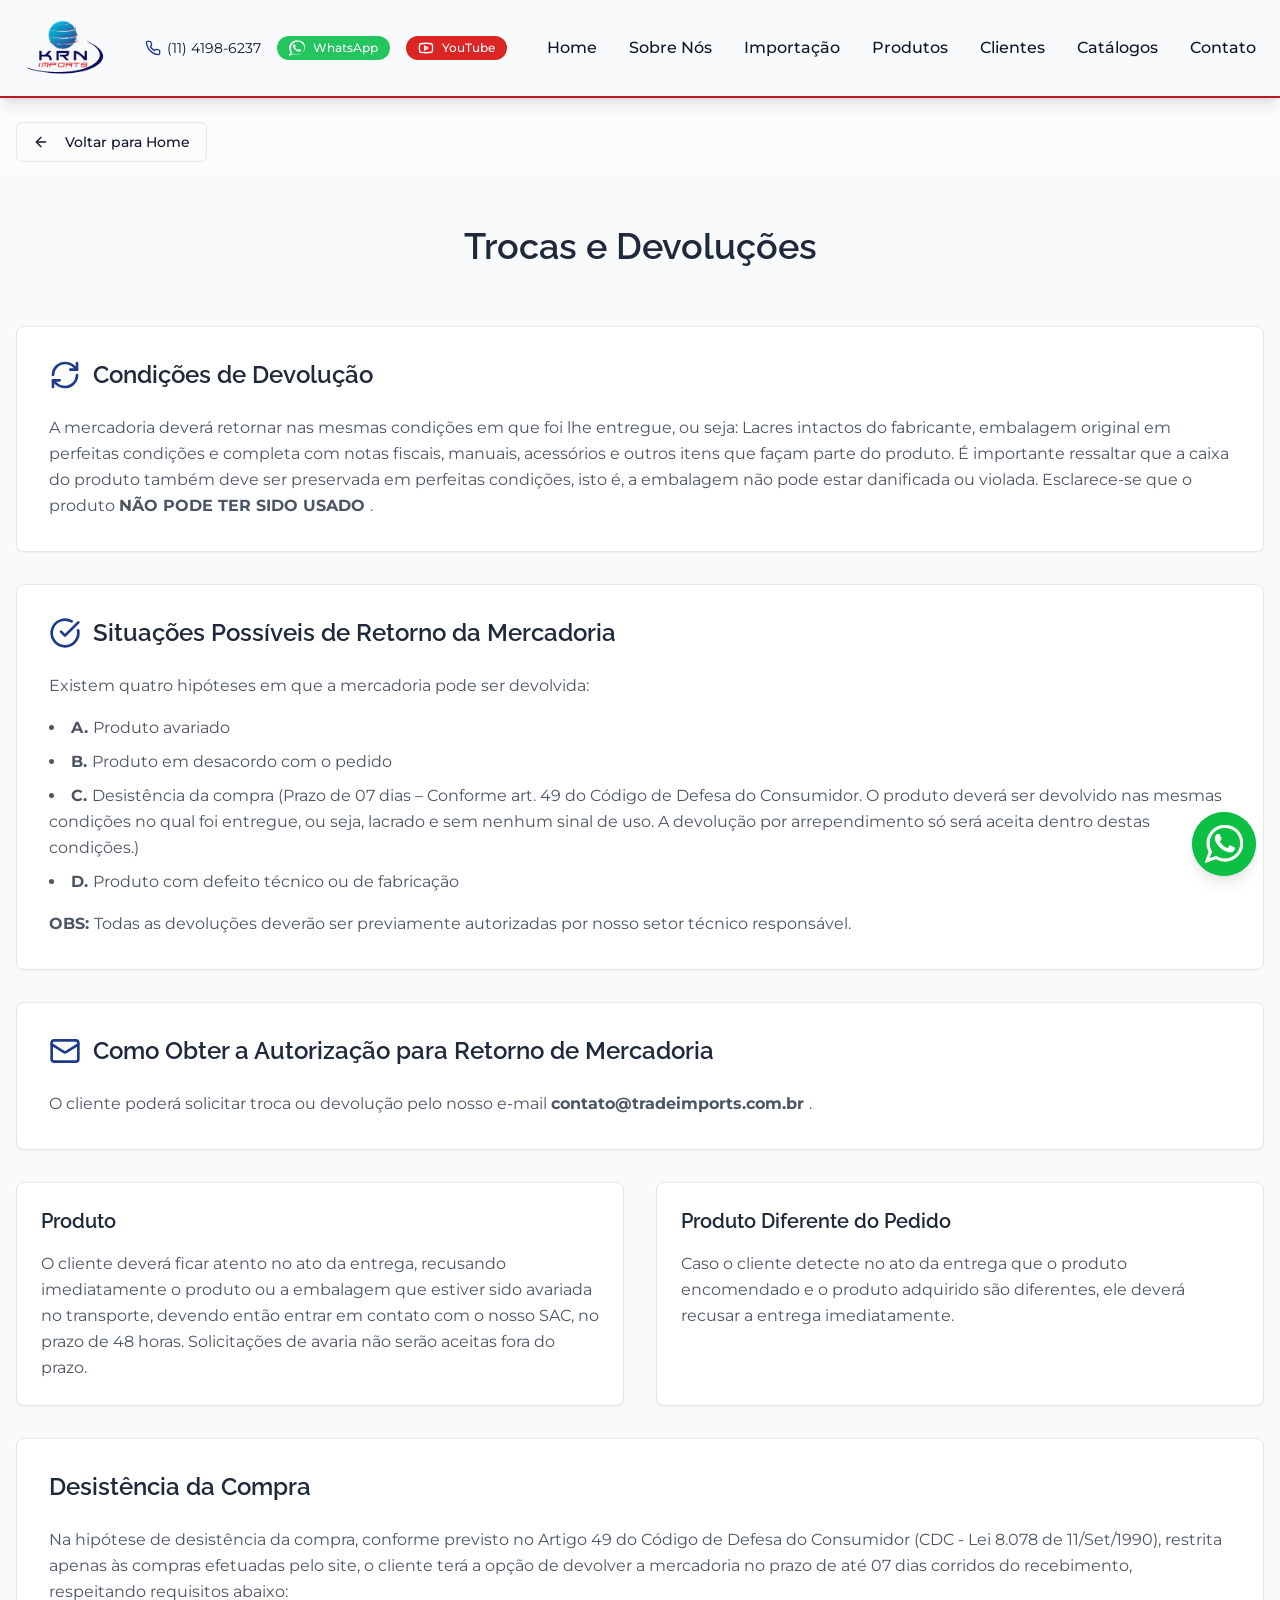
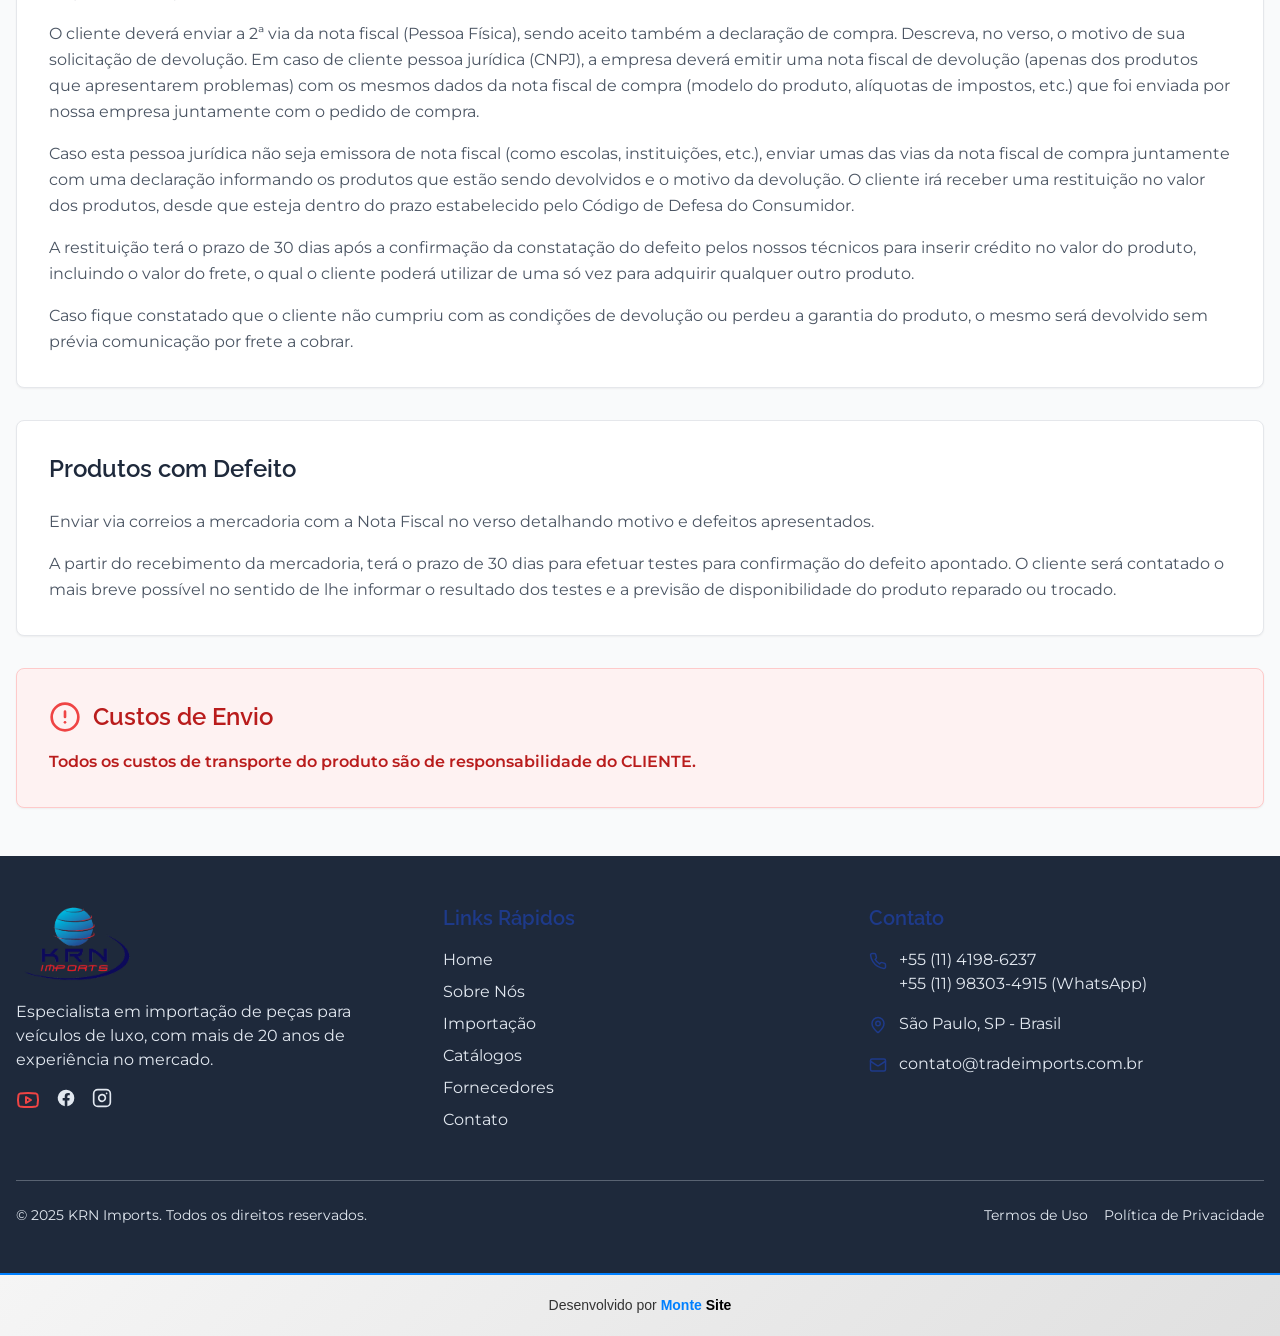
<file: trocas-devolucoes.html>
<!DOCTYPE html>
<html lang="pt-BR">
<head>
  <meta charset="UTF-8">
  <meta name="viewport" content="width=device-width, initial-scale=1.0">
  <title>Trocas e Devoluções | KRN Imports</title>
  <meta name="description" content="Conheça as condições de troca e devolução de mercadorias da KRN Imports, conforme o Código de Defesa do Consumidor.">
  <meta name="author" content="KRN Imports">
  <meta name="robots" content="index, follow">
  <meta name="language" content="pt-BR">
  <meta name="geo.region" content="BR-SP">
  <meta name="geo.placename" content="São Paulo, Barueri">
  <meta name="geo.position" content="-23.5070971;-46.8688552">
  <meta name="ICBM" content="-23.5070971, -46.8688552">
  <link rel="canonical" href="https://krnimports.com.br/trocas-devolucoes.html">
  <link rel="icon" href="lovable-uploads/krn-logo-header.png" type="image/png">

  <!-- Open Graph -->
  <meta property="og:title" content="Trocas e Devoluções | KRN Imports">
  <meta property="og:description" content="Conheça as condições de troca e devolução de mercadorias da KRN Imports, conforme o Código de Defesa do Consumidor.">
  <meta property="og:type" content="website">
  <meta property="og:url" content="https://krnimports.com.br/trocas-devolucoes.html">
  <meta property="og:image" content="/lovable-uploads/07606789-617c-474a-984b-5aae0432ac4a.png">
  <meta property="og:image:width" content="1200">
  <meta property="og:image:height" content="630">
  <meta property="og:locale" content="pt_BR">
  <meta property="og:site_name" content="KRN Imports">

  <!-- Twitter -->
  <meta name="twitter:card" content="summary_large_image">
  <meta name="twitter:title" content="Trocas e Devoluções | KRN Imports">
  <meta name="twitter:description" content="Conheça as condições de troca e devolução de mercadorias da KRN Imports, conforme o Código de Defesa do Consumidor.">
  <meta name="twitter:image" content="/lovable-uploads/07606789-617c-474a-984b-5aae0432ac4a.png">

  <!-- Schema.org JSON-LD -->
  <script type="application/ld+json">
{
  "@context": "https://schema.org",
  "@type": "AutoPartsStore",
  "name": "KRN Imports",
  "alternateName": "KRN Imports - Importação Parts Peças Veículos Premium",
  "image": "https://krnimports.com.br/lovable-uploads/07606789-617c-474a-984b-5aae0432ac4a.png",
  "logo": "https://krnimports.com.br/lovable-uploads/krn-logo-header.png",
  "description": "Especialista em importação de peças originais para veículos de luxo BMW, Mercedes-Benz, Porsche, peças marítimas, Audi, Ferrari, Lamborghini. Peças OEM genuínas e peças navais.",
  "url": "https://krnimports.com.br/trocas-devolucoes.html",
  "address": {
    "@type": "PostalAddress",
    "streetAddress": "R. Adelino Cardana, 293, Andar 22º - Und 2211, Bethaville I",
    "addressLocality": "Barueri",
    "addressRegion": "SP",
    "postalCode": "06401-147",
    "addressCountry": "BR"
  },
  "geo": {
    "@type": "GeoCoordinates",
    "latitude": "-23.5070971",
    "longitude": "-46.8688552"
  },
  "telephone": "+55-11-4198-6237",
  "openingHoursSpecification": [
    {
      "@type": "OpeningHoursSpecification",
      "dayOfWeek": [
        "Monday",
        "Tuesday",
        "Wednesday",
        "Thursday",
        "Friday"
      ],
      "opens": "08:00",
      "closes": "18:00"
    }
  ],
  "priceRange": "$$",
  "sameAs": [
    "https://www.facebook.com/TradeImports/?ref=settings",
    "https://www.instagram.com/tradeimports/",
    "https://www.youtube.com/watch?v=Yam4yu3pWxs"
  ],
  "areaServed": {
    "@type": "Country",
    "name": "Brasil"
  }
}
  </script>

  <link rel="stylesheet" href="assets/styles.css">

  <!-- Google Tag Manager -->
  <script>(function(w,d,s,l,i){w[l]=w[l]||[];w[l].push({'gtm.start':
  new Date().getTime(),event:'gtm.js'});var f=d.getElementsByTagName(s)[0],
  j=d.createElement(s),dl=l!='dataLayer'?'&l='+l:'';j.async=true;j.src=
  'https://www.googletagmanager.com/gtm.js?id='+i+dl;f.parentNode.insertBefore(j,f);
  })(window,document,'script','dataLayer','GTM-WVDZZGV8');</script>
  <!-- End Google Tag Manager -->
</head>
<body>
  <!-- Google Tag Manager (noscript) -->
  <noscript><iframe src="https://www.googletagmanager.com/ns.html?id=GTM-WVDZZGV8"
  height="0" width="0" style="display:none;visibility:hidden"></iframe></noscript>
  <!-- End Google Tag Manager (noscript) -->

  <div class="flex flex-col min-h-screen">
      <header class="sticky top-0 z-50 bg-usawhite shadow-lg border-b-2 border-usared">
        <div class="container mx-auto px-4 max-w-full">
          <div class="flex items-center justify-between py-4">
            <div class="flex-shrink-0">
              <a class="block" href="index.html">
                <img class="h-12 md:h-14 lg:h-16" src="lovable-uploads/krn-logo-header.png" alt="KRN Imports Logo"/>
              </a>
            </div>
            <div class="hidden md:flex items-center gap-3 lg:gap-4">
              <div class="flex items-center gap-1.5">
                <svg class="text-usablue flex-shrink-0" width="16" height="16" viewBox="0 0 24 24" fill="none" stroke="currentColor" stroke-width="2" stroke-linecap="round" stroke-linejoin="round" ><path d="M22 16.92v3a2 2 0 0 1-2.18 2 19.79 19.79 0 0 1-8.63-3.07 19.5 19.5 0 0 1-6-6 19.79 19.79 0 0 1-3.07-8.67A2 2 0 0 1 4.11 2h3a2 2 0 0 1 2 1.72c.127.96.361 1.902.7 2.81a2 2 0 0 1-.45 2.11L8.09 9.91a16 16 0 0 0 6 6l1.27-1.27a2 2 0 0 1 2.11-.45c.908.339 1.85.573 2.81.7A2 2 0 0 1 22 16.92z"/></svg>
                <a class="text-xs lg:text-sm hover:text-usablue transition-colors whitespace-nowrap" href="tel:+551141986237">
                  (11) 4198-6237
                </a>
              </div>
              <a class="flex items-center gap-2 bg-green-500 text-white px-3 py-1 rounded-full hover:bg-green-600 transition-colors text-sm" href="https://wa.me/5511983034915" target="_blank" rel="noopener noreferrer">
                <svg class="w-4 h-4" viewBox="0 0 24 24" fill="currentColor"><path d="M17.472 14.382c-.297-.149-1.758-.867-2.03-.967-.273-.099-.471-.148-.67.15-.197.297-.767.966-.94 1.164-.173.199-.347.223-.644.075-.297-.15-1.255-.463-2.39-1.475-.883-.788-1.48-1.761-1.653-2.059-.173-.297-.018-.458.13-.606.134-.133.298-.347.446-.52.149-.174.198-.298.297-.497.1-.198.05-.371-.025-.52-.075-.149-.669-1.612-.916-2.207-.242-.579-.487-.5-.669-.51-.173-.008-.371-.01-.57-.01-.198 0-.52.074-.792.372-.272.297-1.04 1.016-1.04 2.479 0 1.462 1.065 2.875 1.213 3.074.149.198 2.096 3.2 5.077 4.487.709.306 1.262.489 1.694.625.712.227 1.36.195 1.871.118.571-.085 1.758-.719 2.006-1.413.248-.694.248-1.289.173-1.413-.074-.124-.272-.198-.57-.347z"/><path d="M20.52 3.449a12.532 12.532 0 0 0-3.566-2.314 12.54 12.54 0 0 0-4.629-.9C5.36.247 0 5.608 0 12.068c0 2.073.846 4.077 2.45 5.682h.002L0 24l6.398-2.49a12.062 12.062 0 0 0 5.208 1.164h.004c6.966 0 12.33-5.354 12.335-11.91a12.58 12.58 0 0 0-3.425-9.065zm-8.03 18.44h-.3a9.873 9.873 0 0 1-5.031-1.378l-.365-.214-3.75 1.459 1.485-3.687-.235-.374A9.88 9.88 0 0 1 3.11 12.077c0-5.446 4.433-9.879 9.886-9.879a9.866 9.866 0 0 1 7.021 2.911 9.88 9.88 0 0 1 2.891 7.022c-.003 5.446-4.436 9.878-9.885 9.878z"/></svg>
                <span class="text-xs font-medium">
                  WhatsApp
                </span>
              </a>
              <a class="flex items-center gap-2 bg-red-600 text-white px-3 py-1 rounded-full hover:bg-red-700 transition-colors text-sm animate-pulse" href="https://www.youtube.com/watch?v=Yam4yu3pWxs" target="_blank" rel="noopener noreferrer">
                <svg class="" width="16" height="16" viewBox="0 0 24 24" fill="none" stroke="currentColor" stroke-width="2" stroke-linecap="round" stroke-linejoin="round" ><path d="M2.5 17a24.12 24.12 0 0 1 0-10 2 2 0 0 1 1.4-1.4 49.56 49.56 0 0 1 16.2 0A2 2 0 0 1 21.5 7a24.12 24.12 0 0 1 0 10 2 2 0 0 1-1.4 1.4 49.55 49.55 0 0 1-16.2 0A2 2 0 0 1 2.5 17"/><path d="m10 15 5-3-5-3z"/></svg>
                <span class="text-xs font-medium">
                  YouTube
                </span>
              </a>
            </div>
            <nav class="hidden lg:flex items-center space-x-2 xl:space-x-4">
              <a class="nav-link whitespace-nowrap" href="index.html">
                Home
              </a>
              <a class="nav-link whitespace-nowrap" href="sobre-nos.html">
                Sobre Nós
              </a>
              <a class="nav-link whitespace-nowrap" href="importacao.html">
                Importação
              </a>
              <a class="nav-link bg-transparent border-none cursor-pointer whitespace-nowrap" href="index.html#featured-products" data-scroll-to="featured-products">Produtos</a>
              <a class="nav-link whitespace-nowrap" href="clientes.html">
                Clientes
              </a>
              <a class="nav-link whitespace-nowrap" href="catalogos.html">
                Catálogos
              </a>
              <a class="nav-link whitespace-nowrap" href="contato.html">
                Contato
              </a>
            </nav>
            <button class="lg:hidden p-2" aria-label="Menu" data-menu-toggle>
              <span data-icon-open><svg class="" width="24" height="24" viewBox="0 0 24 24" fill="none" stroke="currentColor" stroke-width="2" stroke-linecap="round" stroke-linejoin="round" ><line x1="4" x2="20" y1="6" y2="6"/><line x1="4" x2="20" y1="12" y2="12"/><line x1="4" x2="20" y1="18" y2="18"/></svg></span>
              <span data-icon-close style="display:none"><svg class="" width="24" height="24" viewBox="0 0 24 24" fill="none" stroke="currentColor" stroke-width="2" stroke-linecap="round" stroke-linejoin="round" ><path d="M18 6 6 18"/><path d="m6 6 12 12"/></svg></span>
            </button>
          </div>
          <div class="hidden lg:hidden py-4 border-t border-usasilver" data-mobile-menu>
            <nav class="flex flex-col space-y-4">
              <a class="nav-link" href="index.html">Home</a>
              <a class="nav-link" href="sobre-nos.html">Sobre Nós</a>
              <a class="nav-link" href="importacao.html">Importação</a>
              <a class="nav-link bg-transparent border-none cursor-pointer text-left" href="index.html#featured-products" data-scroll-to="featured-products">Produtos</a>
              <a class="nav-link" href="clientes.html">Clientes</a>
              <a class="nav-link" href="catalogos.html">Catálogos</a>
              <a class="nav-link" href="contato.html">Contato</a>
              <div class="flex flex-col space-y-3 pt-2">
                <div class="flex items-center gap-2 pt-2">
                  <svg class="text-usablue" width="18" height="18" viewBox="0 0 24 24" fill="none" stroke="currentColor" stroke-width="2" stroke-linecap="round" stroke-linejoin="round" ><path d="M22 16.92v3a2 2 0 0 1-2.18 2 19.79 19.79 0 0 1-8.63-3.07 19.5 19.5 0 0 1-6-6 19.79 19.79 0 0 1-3.07-8.67A2 2 0 0 1 4.11 2h3a2 2 0 0 1 2 1.72c.127.96.361 1.902.7 2.81a2 2 0 0 1-.45 2.11L8.09 9.91a16 16 0 0 0 6 6l1.27-1.27a2 2 0 0 1 2.11-.45c.908.339 1.85.573 2.81.7A2 2 0 0 1 22 16.92z"/></svg>
                  <a class="text-sm hover:text-usablue transition-colors" href="tel:+551141986237">+55 (11) 4198-6237</a>
                </div>
                <a class="flex items-center gap-2 bg-green-500 text-white px-3 py-1.5 rounded-full hover:bg-green-600 transition-colors w-fit" href="https://wa.me/5511983034915" target="_blank" rel="noopener noreferrer">
                  <svg class="w-4 h-4" viewBox="0 0 24 24" fill="currentColor"><path d="M17.472 14.382c-.297-.149-1.758-.867-2.03-.967-.273-.099-.471-.148-.67.15-.197.297-.767.966-.94 1.164-.173.199-.347.223-.644.075-.297-.15-1.255-.463-2.39-1.475-.883-.788-1.48-1.761-1.653-2.059-.173-.297-.018-.458.13-.606.134-.133.298-.347.446-.52.149-.174.198-.298.297-.497.1-.198.05-.371-.025-.52-.075-.149-.669-1.612-.916-2.207-.242-.579-.487-.5-.669-.51-.173-.008-.371-.01-.57-.01-.198 0-.52.074-.792.372-.272.297-1.04 1.016-1.04 2.479 0 1.462 1.065 2.875 1.213 3.074.149.198 2.096 3.2 5.077 4.487.709.306 1.262.489 1.694.625.712.227 1.36.195 1.871.118.571-.085 1.758-.719 2.006-1.413.248-.694.248-1.289.173-1.413-.074-.124-.272-.198-.57-.347z"/><path d="M20.52 3.449a12.532 12.532 0 0 0-3.566-2.314 12.54 12.54 0 0 0-4.629-.9C5.36.247 0 5.608 0 12.068c0 2.073.846 4.077 2.45 5.682h.002L0 24l6.398-2.49a12.062 12.062 0 0 0 5.208 1.164h.004c6.966 0 12.33-5.354 12.335-11.91a12.58 12.58 0 0 0-3.425-9.065zm-8.03 18.44h-.3a9.873 9.873 0 0 1-5.031-1.378l-.365-.214-3.75 1.459 1.485-3.687-.235-.374A9.88 9.88 0 0 1 3.11 12.077c0-5.446 4.433-9.879 9.886-9.879a9.866 9.866 0 0 1 7.021 2.911 9.88 9.88 0 0 1 2.891 7.022c-.003 5.446-4.436 9.878-9.885 9.878z"/></svg>
                  <span class="text-xs font-medium">WhatsApp</span>
                </a>
                <a class="flex items-center gap-2 bg-red-600 text-white px-3 py-1.5 rounded-full hover:bg-red-700 transition-colors w-fit animate-pulse" href="https://www.youtube.com/watch?v=Yam4yu3pWxs" target="_blank" rel="noopener noreferrer">
                  <svg class="" width="16" height="16" viewBox="0 0 24 24" fill="none" stroke="currentColor" stroke-width="2" stroke-linecap="round" stroke-linejoin="round" ><path d="M2.5 17a24.12 24.12 0 0 1 0-10 2 2 0 0 1 1.4-1.4 49.56 49.56 0 0 1 16.2 0A2 2 0 0 1 21.5 7a24.12 24.12 0 0 1 0 10 2 2 0 0 1-1.4 1.4 49.55 49.55 0 0 1-16.2 0A2 2 0 0 1 2.5 17"/><path d="m10 15 5-3-5-3z"/></svg>
                  <span class="text-xs font-medium">YouTube</span>
                </a>
              </div>
            </nav>
          </div>
        </div>
      </header>
      <main class="flex-grow">
        <div class="container mx-auto px-4 pt-6">
          <a href="index.html">
            <button class="inline-flex items-center justify-center gap-2 whitespace-nowrap rounded-md text-sm font-medium ring-offset-background transition-colors focus-visible:outline-none focus-visible:ring-2 focus-visible:ring-ring focus-visible:ring-offset-2 disabled:pointer-events-none disabled:opacity-50 [&_svg]:pointer-events-none [&_svg]:size-4 [&_svg]:shrink-0 border border-input bg-background hover:bg-accent hover:text-accent-foreground h-10 px-4 py-2 mb-4">
              <svg class="mr-2 h-4 w-4" width="24" height="24" viewBox="0 0 24 24" fill="none" stroke="currentColor" stroke-width="2" stroke-linecap="round" stroke-linejoin="round" ><path d="m12 19-7-7 7-7"/><path d="M19 12H5"/></svg>
              Voltar para Home
            </button>
          </a>
        </div>
        <div class="min-h-screen bg-gray-50 py-12">
          <div class="container mx-auto px-4">
            <div class="mb-12 text-center">
              <h1 class="section-title">
                Trocas e Devoluções
              </h1>
            </div>
            <div class="rounded-lg border text-card-foreground shadow-sm p-8 bg-white mb-8">
              <div class="flex items-center mb-6">
                <svg class="text-tradeblue mr-3" width="32" height="32" viewBox="0 0 24 24" fill="none" stroke="currentColor" stroke-width="2" stroke-linecap="round" stroke-linejoin="round" ><path d="M3 12a9 9 0 0 1 9-9 9.75 9.75 0 0 1 6.74 2.74L21 8"/><path d="M21 3v5h-5"/><path d="M21 12a9 9 0 0 1-9 9 9.75 9.75 0 0 1-6.74-2.74L3 16"/><path d="M8 16H3v5"/></svg>
                <h2 class="text-2xl font-semibold text-tradedark">
                  Condições de Devolução
                </h2>
              </div>
              <p class="text-gray-600 leading-relaxed">
                A mercadoria deverá retornar nas mesmas condições em que foi lhe entregue, ou seja: Lacres intactos do fabricante, embalagem original em perfeitas condições e completa com notas fiscais, manuais, acessórios e outros itens que façam parte do produto. É importante ressaltar que a caixa do produto também deve ser preservada em perfeitas condições, isto é, a embalagem não pode estar danificada ou violada. Esclarece-se que o produto
                <strong>
                  NÃO PODE TER SIDO USADO
                </strong>
                .
              </p>
            </div>
            <div class="rounded-lg border text-card-foreground shadow-sm p-8 bg-white mb-8">
              <div class="flex items-center mb-6">
                <svg class="text-tradeblue mr-3" width="32" height="32" viewBox="0 0 24 24" fill="none" stroke="currentColor" stroke-width="2" stroke-linecap="round" stroke-linejoin="round" ><path d="M21.801 10A10 10 0 1 1 17 3.335"/><path d="m9 11 3 3L22 4"/></svg>
                <h2 class="text-2xl font-semibold text-tradedark">
                  Situações Possíveis de Retorno da Mercadoria
                </h2>
              </div>
              <p class="text-gray-600 leading-relaxed mb-4">
                Existem quatro hipóteses em que a mercadoria pode ser devolvida:
              </p>
              <ul class="list-disc list-inside text-gray-600 leading-relaxed space-y-2">
                <li>
                  <strong>
                    A.
                  </strong>
                  Produto avariado
                </li>
                <li>
                  <strong>
                    B.
                  </strong>
                  Produto em desacordo com o pedido
                </li>
                <li>
                  <strong>
                    C.
                  </strong>
                  Desistência da compra (Prazo de 07 dias – Conforme art. 49 do Código de Defesa do Consumidor. O produto deverá ser devolvido nas mesmas condições no qual foi entregue, ou seja, lacrado e sem nenhum sinal de uso. A devolução por arrependimento só será aceita dentro destas condições.)
                </li>
                <li>
                  <strong>
                    D.
                  </strong>
                  Produto com defeito técnico ou de fabricação
                </li>
              </ul>
              <p class="text-gray-600 leading-relaxed mt-4">
                <strong>
                  OBS:
                </strong>
                Todas as devoluções deverão ser previamente autorizadas por nosso setor técnico responsável.
              </p>
            </div>
            <div class="rounded-lg border text-card-foreground shadow-sm p-8 bg-white mb-8">
              <div class="flex items-center mb-6">
                <svg class="text-tradeblue mr-3" width="32" height="32" viewBox="0 0 24 24" fill="none" stroke="currentColor" stroke-width="2" stroke-linecap="round" stroke-linejoin="round" ><rect width="20" height="16" x="2" y="4" rx="2"/><path d="m22 7-8.97 5.7a1.94 1.94 0 0 1-2.06 0L2 7"/></svg>
                <h2 class="text-2xl font-semibold text-tradedark">
                  Como Obter a Autorização para Retorno de Mercadoria
                </h2>
              </div>
              <p class="text-gray-600 leading-relaxed">
                O cliente poderá solicitar troca ou devolução pelo nosso e-mail
                <strong>
                  contato@tradeimports.com.br
                </strong>
                .
              </p>
            </div>
            <div class="grid grid-cols-1 lg:grid-cols-2 gap-8 mb-8">
              <div class="rounded-lg border text-card-foreground shadow-sm p-6 bg-white">
                <h3 class="text-xl font-semibold text-tradedark mb-4">
                  Produto
                </h3>
                <p class="text-gray-600 leading-relaxed">
                  O cliente deverá ficar atento no ato da entrega, recusando imediatamente o produto ou a embalagem que estiver sido avariada no transporte, devendo então entrar em contato com o nosso SAC, no prazo de 48 horas. Solicitações de avaria não serão aceitas fora do prazo.
                </p>
              </div>
              <div class="rounded-lg border text-card-foreground shadow-sm p-6 bg-white">
                <h3 class="text-xl font-semibold text-tradedark mb-4">
                  Produto Diferente do Pedido
                </h3>
                <p class="text-gray-600 leading-relaxed">
                  Caso o cliente detecte no ato da entrega que o produto encomendado e o produto adquirido são diferentes, ele deverá recusar a entrega imediatamente.
                </p>
              </div>
            </div>
            <div class="rounded-lg border text-card-foreground shadow-sm p-8 bg-white mb-8">
              <h2 class="text-2xl font-semibold text-tradedark mb-6">
                Desistência da Compra
              </h2>
              <p class="text-gray-600 leading-relaxed mb-4">
                Na hipótese de desistência da compra, conforme previsto no Artigo 49 do Código de Defesa do Consumidor (CDC - Lei 8.078 de 11/Set/1990), restrita apenas às compras efetuadas pelo site, o cliente terá a opção de devolver a mercadoria no prazo de até 07 dias corridos do recebimento, respeitando requisitos abaixo:
              </p>
              <p class="text-gray-600 leading-relaxed mb-4">
                O cliente deverá enviar a 2ª via da nota fiscal (Pessoa Física), sendo aceito também a declaração de compra. Descreva, no verso, o motivo de sua solicitação de devolução. Em caso de cliente pessoa jurídica (CNPJ), a empresa deverá emitir uma nota fiscal de devolução (apenas dos produtos que apresentarem problemas) com os mesmos dados da nota fiscal de compra (modelo do produto, alíquotas de impostos, etc.) que foi enviada por nossa empresa juntamente com o pedido de compra.
              </p>
              <p class="text-gray-600 leading-relaxed mb-4">
                Caso esta pessoa jurídica não seja emissora de nota fiscal (como escolas, instituições, etc.), enviar umas das vias da nota fiscal de compra juntamente com uma declaração informando os produtos que estão sendo devolvidos e o motivo da devolução. O cliente irá receber uma restituição no valor dos produtos, desde que esteja dentro do prazo estabelecido pelo Código de Defesa do Consumidor.
              </p>
              <p class="text-gray-600 leading-relaxed mb-4">
                A restituição terá o prazo de 30 dias após a confirmação da constatação do defeito pelos nossos técnicos para inserir crédito no valor do produto, incluindo o valor do frete, o qual o cliente poderá utilizar de uma só vez para adquirir qualquer outro produto.
              </p>
              <p class="text-gray-600 leading-relaxed">
                Caso fique constatado que o cliente não cumpriu com as condições de devolução ou perdeu a garantia do produto, o mesmo será devolvido sem prévia comunicação por frete a cobrar.
              </p>
            </div>
            <div class="rounded-lg border text-card-foreground shadow-sm p-8 bg-white mb-8">
              <h2 class="text-2xl font-semibold text-tradedark mb-6">
                Produtos com Defeito
              </h2>
              <p class="text-gray-600 leading-relaxed mb-4">
                Enviar via correios a mercadoria com a Nota Fiscal no verso detalhando motivo e defeitos apresentados.
              </p>
              <p class="text-gray-600 leading-relaxed">
                A partir do recebimento da mercadoria, terá o prazo de 30 dias para efetuar testes para confirmação do defeito apontado. O cliente será contatado o mais breve possível no sentido de lhe informar o resultado dos testes e a previsão de disponibilidade do produto reparado ou trocado.
              </p>
            </div>
            <div class="rounded-lg border text-card-foreground shadow-sm p-8 bg-red-50 border-red-200">
              <div class="flex items-center mb-4">
                <svg class="text-red-500 mr-3" width="32" height="32" viewBox="0 0 24 24" fill="none" stroke="currentColor" stroke-width="2" stroke-linecap="round" stroke-linejoin="round" ><circle cx="12" cy="12" r="10"/><line x1="12" x2="12" y1="8" y2="12"/><line x1="12" x2="12.01" y1="16" y2="16"/></svg>
                <h2 class="text-2xl font-semibold text-red-700">
                  Custos de Envio
                </h2>
              </div>
              <p class="text-red-700 leading-relaxed font-semibold">
                Todos os custos de transporte do produto são de responsabilidade do CLIENTE.
              </p>
            </div>
          </div>
        </div>
      </main>
      <footer class="bg-usanavy text-white">
        <div class="container mx-auto px-4 py-12 max-w-full">
          <div class="grid grid-cols-1 md:grid-cols-2 lg:grid-cols-3 gap-8">
            <div>
              <div class="mb-4">
                <a href="index.html">
                  <img class="h-20" src="lovable-uploads/krn-logo-footer.png" alt="KRN Imports Logo"/>
                </a>
              </div>
              <p class="text-usasilver mb-4">
                Especialista em importação de peças para veículos de luxo, com mais de 20 anos de experiência no mercado.
              </p>
              <div class="flex space-x-4">
                <a class="text-red-500 hover:text-red-400 transition-colors" href="https://www.youtube.com/watch?v=Yam4yu3pWxs" target="_blank" rel="noopener noreferrer" title="Nosso canal no YouTube">
                  <svg class="w-6 h-6" width="24" height="24" viewBox="0 0 24 24" fill="none" stroke="currentColor" stroke-width="2" stroke-linecap="round" stroke-linejoin="round" ><path d="M2.5 17a24.12 24.12 0 0 1 0-10 2 2 0 0 1 1.4-1.4 49.56 49.56 0 0 1 16.2 0A2 2 0 0 1 21.5 7a24.12 24.12 0 0 1 0 10 2 2 0 0 1-1.4 1.4 49.55 49.55 0 0 1-16.2 0A2 2 0 0 1 2.5 17"/><path d="m10 15 5-3-5-3z"/></svg>
                </a>
                <a class="text-usasilver hover:text-usablue transition-colors" href="https://www.facebook.com/TradeImports/?ref=settings" target="_blank" rel="noopener noreferrer">
                  <svg class="w-5 h-5" viewBox="0 0 24 24" fill="currentColor"><path d="M22 12a10 10 0 1 0-11.5 9.87v-6.99h-2.5v-2.88h2.5V9.8c0-2.5 1.49-3.89 3.78-3.89 1.09 0 2.23.2 2.23.2v2.46h-1.26c-1.24 0-1.63.77-1.63 1.56v1.87h2.78l-.45 2.88h-2.33v6.99A10 10 0 0 0 22 12z"/></svg>
                </a>
                <a class="text-usasilver hover:text-usablue transition-colors" href="https://www.instagram.com/tradeimports/" target="_blank" rel="noopener noreferrer">
                  <svg class="w-5 h-5" viewBox="0 0 24 24" fill="none" stroke="currentColor" stroke-width="2" stroke-linecap="round" stroke-linejoin="round"><rect width="20" height="20" x="2" y="2" rx="5" ry="5"/><path d="M16 11.37A4 4 0 1 1 12.63 8 4 4 0 0 1 16 11.37z"/><line x1="17.5" x2="17.51" y1="6.5" y2="6.5"/></svg>
                </a>
              </div>
            </div>
            <div>
              <h3 class="text-xl font-semibold mb-4 text-usablue">
                Links Rápidos
              </h3>
              <ul class="space-y-2">
                <li>
                  <a class="text-usasilver hover:text-usablue transition-colors" href="index.html">
                    Home
                  </a>
                </li>
                <li>
                  <a class="text-usasilver hover:text-usablue transition-colors" href="sobre-nos.html">
                    Sobre Nós
                  </a>
                </li>
                <li>
                  <a class="text-usasilver hover:text-usablue transition-colors" href="importacao.html">
                    Importação
                  </a>
                </li>
                <li>
                  <a class="text-usasilver hover:text-usablue transition-colors" href="catalogos.html">
                    Catálogos
                  </a>
                </li>
                <li>
                  <a class="text-usasilver hover:text-usablue transition-colors" href="clientes.html">
                    Fornecedores
                  </a>
                </li>
                <li>
                  <a class="text-usasilver hover:text-usablue transition-colors" href="contato.html">
                    Contato
                  </a>
                </li>
              </ul>
            </div>
            <div>
              <h3 class="text-xl font-semibold mb-4 text-usablue">
                Contato
              </h3>
              <ul class="space-y-4">
                <li class="flex items-start space-x-3">
                  <svg class="text-usablue mt-1" width="18" height="18" viewBox="0 0 24 24" fill="none" stroke="currentColor" stroke-width="2" stroke-linecap="round" stroke-linejoin="round" ><path d="M22 16.92v3a2 2 0 0 1-2.18 2 19.79 19.79 0 0 1-8.63-3.07 19.5 19.5 0 0 1-6-6 19.79 19.79 0 0 1-3.07-8.67A2 2 0 0 1 4.11 2h3a2 2 0 0 1 2 1.72c.127.96.361 1.902.7 2.81a2 2 0 0 1-.45 2.11L8.09 9.91a16 16 0 0 0 6 6l1.27-1.27a2 2 0 0 1 2.11-.45c.908.339 1.85.573 2.81.7A2 2 0 0 1 22 16.92z"/></svg>
                  <div>
                    <p class="text-usasilver">
                      +55 (11) 4198-6237
                    </p>
                    <p class="text-usasilver">
                      +55 (11) 98303-4915 (WhatsApp)
                    </p>
                  </div>
                </li>
                <li class="flex items-start space-x-3">
                  <svg class="text-usablue mt-1" width="18" height="18" viewBox="0 0 24 24" fill="none" stroke="currentColor" stroke-width="2" stroke-linecap="round" stroke-linejoin="round" ><path d="M20 10c0 4.993-5.539 10.193-7.399 11.799a1 1 0 0 1-1.202 0C9.539 20.193 4 14.993 4 10a8 8 0 0 1 16 0"/><circle cx="12" cy="10" r="3"/></svg>
                  <p class="text-usasilver">
                    São Paulo, SP - Brasil
                  </p>
                </li>
                <li class="flex items-start space-x-3">
                  <svg class="text-usablue mt-1" width="18" height="18" viewBox="0 0 24 24" fill="none" stroke="currentColor" stroke-width="2" stroke-linecap="round" stroke-linejoin="round" ><rect width="20" height="16" x="2" y="4" rx="2"/><path d="m22 7-8.97 5.7a1.94 1.94 0 0 1-2.06 0L2 7"/></svg>
                  <p class="text-usasilver">
                    contato@tradeimports.com.br
                  </p>
                </li>
              </ul>
            </div>
          </div>
          <div class="border-t border-usasilver/30 mt-12 pt-6 text-usasilver text-sm">
            <div class="flex flex-col md:flex-row justify-between items-center space-y-4 md:space-y-0">
              <p>
                © 2025 KRN Imports. Todos os direitos reservados.
              </p>
              <div class="flex flex-wrap justify-center md:justify-end space-x-4">
                <a class="hover:text-usablue transition-colors" href="termos-uso.html">
                  Termos de Uso
                </a>
                <a class="hover:text-usablue transition-colors" href="politica-privacidade.html">
                  Política de Privacidade
                </a>
              </div>
            </div>
          </div>
        </div>
      </footer>
      <a class="fixed bottom-6 right-6 z-50 w-16 h-16 bg-green-500 hover:bg-green-600 rounded-full shadow-lg hover:shadow-xl transition-all duration-300 transform hover:scale-110 animate-float" href="https://wa.me/5511983034915" target="_blank" rel="noopener noreferrer" aria-label="Contato via WhatsApp">
        <img class="w-full h-full rounded-full object-cover" src="lovable-uploads/60b9f84d-84a2-4db9-a060-8590367ff3f7.png" alt="WhatsApp"/>
      </a>
    </div>
  <div id="montesite-footer-badge">
    <div style="
  display: flex;
  align-items: center;
  justify-content: center;
  padding: 20px;
  background: linear-gradient(135deg, #f5f5f5 0%, #e0e0e0 100%);
  font-family: 'Arial', sans-serif;
  border-top: 2px solid #0080FF;
">
      <a href="https://lp.montesite.com.br/" style="
       text-decoration: none;
       color: #333;
       font-size: 14px;
       font-weight: 500;
       transition: transform 0.2s;
       display: inline-block;
     " target="_blank" rel="noopener noreferrer">
        Desenvolvido por
        <span style="color: #0080FF; font-weight: 700;">
          Monte
        </span>
        <span style="color: #000; font-weight: 700;">
          Site
        </span>
      </a>
    </div>
  </div>
  <script src="assets/script.js"></script>

  <!-- IMPORTANT: DO NOT REMOVE THIS SCRIPT TAG OR THIS VERY COMMENT! -->
  <script src="https://cdn.gpteng.co/gptengineer.js" type="module"></script>
</body>
</html>
</file>
<file: assets/styles.css>
@import url("https://fonts.googleapis.com/css2?family=Montserrat:wght@300;400;500;600;700&family=Raleway:wght@300;400;500;600;700&display=swap");*,:after,:before{--tw-border-spacing-x:0;--tw-border-spacing-y:0;--tw-translate-x:0;--tw-translate-y:0;--tw-rotate:0;--tw-skew-x:0;--tw-skew-y:0;--tw-scale-x:1;--tw-scale-y:1;--tw-pan-x: ;--tw-pan-y: ;--tw-pinch-zoom: ;--tw-scroll-snap-strictness:proximity;--tw-gradient-from-position: ;--tw-gradient-via-position: ;--tw-gradient-to-position: ;--tw-ordinal: ;--tw-slashed-zero: ;--tw-numeric-figure: ;--tw-numeric-spacing: ;--tw-numeric-fraction: ;--tw-ring-inset: ;--tw-ring-offset-width:0px;--tw-ring-offset-color:#fff;--tw-ring-color:rgba(59,130,246,.5);--tw-ring-offset-shadow:0 0 #0000;--tw-ring-shadow:0 0 #0000;--tw-shadow:0 0 #0000;--tw-shadow-colored:0 0 #0000;--tw-blur: ;--tw-brightness: ;--tw-contrast: ;--tw-grayscale: ;--tw-hue-rotate: ;--tw-invert: ;--tw-saturate: ;--tw-sepia: ;--tw-drop-shadow: ;--tw-backdrop-blur: ;--tw-backdrop-brightness: ;--tw-backdrop-contrast: ;--tw-backdrop-grayscale: ;--tw-backdrop-hue-rotate: ;--tw-backdrop-invert: ;--tw-backdrop-opacity: ;--tw-backdrop-saturate: ;--tw-backdrop-sepia: ;--tw-contain-size: ;--tw-contain-layout: ;--tw-contain-paint: ;--tw-contain-style: }::backdrop{--tw-border-spacing-x:0;--tw-border-spacing-y:0;--tw-translate-x:0;--tw-translate-y:0;--tw-rotate:0;--tw-skew-x:0;--tw-skew-y:0;--tw-scale-x:1;--tw-scale-y:1;--tw-pan-x: ;--tw-pan-y: ;--tw-pinch-zoom: ;--tw-scroll-snap-strictness:proximity;--tw-gradient-from-position: ;--tw-gradient-via-position: ;--tw-gradient-to-position: ;--tw-ordinal: ;--tw-slashed-zero: ;--tw-numeric-figure: ;--tw-numeric-spacing: ;--tw-numeric-fraction: ;--tw-ring-inset: ;--tw-ring-offset-width:0px;--tw-ring-offset-color:#fff;--tw-ring-color:rgba(59,130,246,.5);--tw-ring-offset-shadow:0 0 #0000;--tw-ring-shadow:0 0 #0000;--tw-shadow:0 0 #0000;--tw-shadow-colored:0 0 #0000;--tw-blur: ;--tw-brightness: ;--tw-contrast: ;--tw-grayscale: ;--tw-hue-rotate: ;--tw-invert: ;--tw-saturate: ;--tw-sepia: ;--tw-drop-shadow: ;--tw-backdrop-blur: ;--tw-backdrop-brightness: ;--tw-backdrop-contrast: ;--tw-backdrop-grayscale: ;--tw-backdrop-hue-rotate: ;--tw-backdrop-invert: ;--tw-backdrop-opacity: ;--tw-backdrop-saturate: ;--tw-backdrop-sepia: ;--tw-contain-size: ;--tw-contain-layout: ;--tw-contain-paint: ;--tw-contain-style: }

/*! tailwindcss v3.4.19 | MIT License | https://tailwindcss.com*/*,:after,:before{box-sizing:border-box;border:0 solid #e5e7eb}:after,:before{--tw-content:""}:host,html{line-height:1.5;-webkit-text-size-adjust:100%;-moz-tab-size:4;-o-tab-size:4;tab-size:4;font-family:Montserrat,sans-serif;font-feature-settings:normal;font-variation-settings:normal;-webkit-tap-highlight-color:transparent}body{margin:0;line-height:inherit}hr{height:0;color:inherit;border-top-width:1px}abbr:where([title]){-webkit-text-decoration:underline dotted;text-decoration:underline dotted}h1,h2,h3,h4,h5,h6{font-size:inherit;font-weight:inherit}a{color:inherit;text-decoration:inherit}b,strong{font-weight:bolder}code,kbd,pre,samp{font-family:ui-monospace,SFMono-Regular,Menlo,Monaco,Consolas,Liberation Mono,Courier New,monospace;font-feature-settings:normal;font-variation-settings:normal;font-size:1em}small{font-size:80%}sub,sup{font-size:75%;line-height:0;position:relative;vertical-align:baseline}sub{bottom:-.25em}sup{top:-.5em}table{text-indent:0;border-color:inherit;border-collapse:collapse}button,input,optgroup,select,textarea{font-family:inherit;font-feature-settings:inherit;font-variation-settings:inherit;font-size:100%;font-weight:inherit;line-height:inherit;letter-spacing:inherit;color:inherit;margin:0;padding:0}button,select{text-transform:none}button,input:where([type=button]),input:where([type=reset]),input:where([type=submit]){-webkit-appearance:button;background-color:transparent;background-image:none}:-moz-focusring{outline:auto}:-moz-ui-invalid{box-shadow:none}progress{vertical-align:baseline}::-webkit-inner-spin-button,::-webkit-outer-spin-button{height:auto}[type=search]{-webkit-appearance:textfield;outline-offset:-2px}::-webkit-search-decoration{-webkit-appearance:none}::-webkit-file-upload-button{-webkit-appearance:button;font:inherit}summary{display:list-item}blockquote,dd,dl,figure,h1,h2,h3,h4,h5,h6,hr,p,pre{margin:0}fieldset{margin:0}fieldset,legend{padding:0}menu,ol,ul{list-style:none;margin:0;padding:0}dialog{padding:0}textarea{resize:vertical}input::-moz-placeholder,textarea::-moz-placeholder{opacity:1;color:#9ca3af}input::placeholder,textarea::placeholder{opacity:1;color:#9ca3af}[role=button],button{cursor:pointer}:disabled{cursor:default}audio,canvas,embed,iframe,img,object,svg,video{display:block;vertical-align:middle}img,video{max-width:100%;height:auto}[hidden]:where(:not([hidden=until-found])){display:none}:root{--background:210 33% 99%;--foreground:222 47% 11%;--card:0 0% 100%;--card-foreground:222 47% 11%;--popover:0 0% 100%;--popover-foreground:222 47% 11%;--primary:221 83% 53%;--primary-foreground:210 40% 98%;--secondary:347 77% 50%;--secondary-foreground:210 40% 98%;--muted:210 40% 96.1%;--muted-foreground:215 16% 47%;--accent:210 40% 96.1%;--accent-foreground:222 47% 11%;--destructive:0 84.2% 60.2%;--destructive-foreground:210 40% 98%;--border:214.3 31.8% 91.4%;--input:214.3 31.8% 91.4%;--ring:221 83% 53%;--radius:0.5rem}body,html{overflow-x:hidden}body{background-color:hsl(var(--background));color:hsl(var(--foreground));font-family:Montserrat,sans-serif}h1,h2,h3,h4,h5,h6{font-family:Raleway,sans-serif}.container{width:100%;margin-right:auto;margin-left:auto;padding-right:2rem;padding-left:2rem}@media (min-width:1400px){.container{max-width:1400px}}.nav-link{position:relative;padding:.25rem .5rem;font-size:.875rem;line-height:1.25rem;font-weight:500;transition-property:color,background-color,border-color,text-decoration-color,fill,stroke;transition-timing-function:cubic-bezier(.4,0,.2,1);transition-duration:.3s}.nav-link:hover{--tw-text-opacity:1;color:rgb(30 58 138/var(--tw-text-opacity,1))}@media (min-width:1024px){.nav-link{font-size:1rem;line-height:1.5rem}}.section-title{position:relative;margin-bottom:1.5rem;padding-bottom:.75rem;font-size:1.5rem;line-height:2rem;font-weight:600;--tw-text-opacity:1;color:rgb(30 41 59/var(--tw-text-opacity,1))}@media (min-width:768px){.section-title{font-size:1.875rem;line-height:2.25rem}}@media (min-width:1024px){.section-title{font-size:2.25rem;line-height:2.5rem}}.btn-primary{border-radius:.25rem;--tw-bg-opacity:1;background-color:rgb(30 58 138/var(--tw-bg-opacity,1));padding:.5rem 1.5rem;font-weight:500;--tw-text-opacity:1;color:rgb(255 255 255/var(--tw-text-opacity,1));--tw-shadow:0 4px 6px -1px rgba(0,0,0,.1),0 2px 4px -2px rgba(0,0,0,.1);--tw-shadow-colored:0 4px 6px -1px var(--tw-shadow-color),0 2px 4px -2px var(--tw-shadow-color);box-shadow:var(--tw-ring-offset-shadow,0 0 #0000),var(--tw-ring-shadow,0 0 #0000),var(--tw-shadow);transition-property:color,background-color,border-color,text-decoration-color,fill,stroke;transition-timing-function:cubic-bezier(.4,0,.2,1);transition-duration:.3s}.sr-only{position:absolute;width:1px;height:1px;padding:0;margin:-1px;overflow:hidden;clip:rect(0,0,0,0);white-space:nowrap;border-width:0}.fixed{position:fixed}.absolute{position:absolute}.relative{position:relative}.sticky{position:sticky}.inset-0{inset:0}.-left-2{left:-.5rem}.-right-16{right:-4rem}.-right-2{right:-.5rem}.bottom-20{bottom:5rem}.bottom-6{bottom:1.5rem}.left-40{left:10rem}.right-6{right:1.5rem}.top-0{top:0}.top-1\/2{top:50%}.top-20{top:5rem}.z-0{z-index:0}.z-10{z-index:10}.z-20{z-index:20}.z-50{z-index:50}.mx-auto{margin-left:auto;margin-right:auto}.-ml-4{margin-left:-1rem}.-mt-2{margin-top:-.5rem}.mb-12{margin-bottom:3rem}.mb-16{margin-bottom:4rem}.mb-2{margin-bottom:.5rem}.mb-3{margin-bottom:.75rem}.mb-4{margin-bottom:1rem}.mb-6{margin-bottom:1.5rem}.mb-8{margin-bottom:2rem}.ml-1{margin-left:.25rem}.ml-6{margin-left:1.5rem}.mr-2{margin-right:.5rem}.mr-3{margin-right:.75rem}.mr-4{margin-right:1rem}.mr-6{margin-right:1.5rem}.mt-1{margin-top:.25rem}.mt-12{margin-top:3rem}.mt-16{margin-top:4rem}.mt-2{margin-top:.5rem}.mt-3{margin-top:.75rem}.mt-4{margin-top:1rem}.mt-6{margin-top:1.5rem}.block{display:block}.inline-block{display:inline-block}.flex{display:flex}.inline-flex{display:inline-flex}.grid{display:grid}.hidden{display:none}.h-10{height:2.5rem}.h-12{height:3rem}.h-16{height:4rem}.h-20{height:5rem}.h-4{height:1rem}.h-48{height:12rem}.h-5{height:1.25rem}.h-6{height:1.5rem}.h-60{height:15rem}.h-8{height:2rem}.h-80{height:20rem}.h-96{height:24rem}.h-full{height:100%}.max-h-16{max-height:4rem}.min-h-\[120px\]{min-height:120px}.min-h-screen{min-height:100vh}.w-16{width:4rem}.w-4{width:1rem}.w-5{width:1.25rem}.w-6{width:1.5rem}.w-60{width:15rem}.w-8{width:2rem}.w-80{width:20rem}.w-fit{width:-moz-fit-content;width:fit-content}.w-full{width:100%}.min-w-0{min-width:0}.min-w-max{min-width:-moz-max-content;min-width:max-content}.max-w-2xl{max-width:42rem}.max-w-3xl{max-width:48rem}.max-w-4xl{max-width:56rem}.max-w-full{max-width:100%}.flex-1{flex:1 1 0%}.flex-shrink-0,.shrink-0{flex-shrink:0}.flex-grow{flex-grow:1}.grow-0{flex-grow:0}.basis-full{flex-basis:100%}.-translate-y-1\/2{--tw-translate-y:-50%}.-translate-y-1\/2,.transform{transform:translate(var(--tw-translate-x),var(--tw-translate-y)) rotate(var(--tw-rotate)) skewX(var(--tw-skew-x)) skewY(var(--tw-skew-y)) scaleX(var(--tw-scale-x)) scaleY(var(--tw-scale-y))}@keyframes float{0%,to{transform:translateY(0)}50%{transform:translateY(-10px)}}.animate-float{animation:float 5s ease-in-out infinite}@keyframes pulse{50%{opacity:.5}}.animate-pulse{animation:pulse 2s cubic-bezier(.4,0,.6,1) infinite}.cursor-pointer{cursor:pointer}.list-inside{list-style-position:inside}.list-disc{list-style-type:disc}.grid-cols-1{grid-template-columns:repeat(1,minmax(0,1fr))}.grid-cols-2{grid-template-columns:repeat(2,minmax(0,1fr))}.flex-col{flex-direction:column}.flex-wrap{flex-wrap:wrap}.items-start{align-items:flex-start}.items-center{align-items:center}.justify-start{justify-content:flex-start}.justify-center{justify-content:center}.justify-between{justify-content:space-between}.gap-1{gap:.25rem}.gap-1\.5{gap:.375rem}.gap-12{gap:3rem}.gap-2{gap:.5rem}.gap-3{gap:.75rem}.gap-4{gap:1rem}.gap-6{gap:1.5rem}.gap-8{gap:2rem}.space-x-2>:not([hidden])~:not([hidden]){--tw-space-x-reverse:0;margin-right:calc(.5rem*var(--tw-space-x-reverse));margin-left:calc(.5rem*(1 - var(--tw-space-x-reverse)))}.space-x-3>:not([hidden])~:not([hidden]){--tw-space-x-reverse:0;margin-right:calc(.75rem*var(--tw-space-x-reverse));margin-left:calc(.75rem*(1 - var(--tw-space-x-reverse)))}.space-x-4>:not([hidden])~:not([hidden]){--tw-space-x-reverse:0;margin-right:calc(1rem*var(--tw-space-x-reverse));margin-left:calc(1rem*(1 - var(--tw-space-x-reverse)))}.space-y-1\.5>:not([hidden])~:not([hidden]){--tw-space-y-reverse:0;margin-top:calc(.375rem*(1 - var(--tw-space-y-reverse)));margin-bottom:calc(.375rem*var(--tw-space-y-reverse))}.space-y-2>:not([hidden])~:not([hidden]){--tw-space-y-reverse:0;margin-top:calc(.5rem*(1 - var(--tw-space-y-reverse)));margin-bottom:calc(.5rem*var(--tw-space-y-reverse))}.space-y-3>:not([hidden])~:not([hidden]){--tw-space-y-reverse:0;margin-top:calc(.75rem*(1 - var(--tw-space-y-reverse)));margin-bottom:calc(.75rem*var(--tw-space-y-reverse))}.space-y-4>:not([hidden])~:not([hidden]){--tw-space-y-reverse:0;margin-top:calc(1rem*(1 - var(--tw-space-y-reverse)));margin-bottom:calc(1rem*var(--tw-space-y-reverse))}.space-y-6>:not([hidden])~:not([hidden]){--tw-space-y-reverse:0;margin-top:calc(1.5rem*(1 - var(--tw-space-y-reverse)));margin-bottom:calc(1.5rem*var(--tw-space-y-reverse))}.space-y-8>:not([hidden])~:not([hidden]){--tw-space-y-reverse:0;margin-top:calc(2rem*(1 - var(--tw-space-y-reverse)));margin-bottom:calc(2rem*var(--tw-space-y-reverse))}.overflow-hidden{overflow:hidden}.overflow-x-auto{overflow-x:auto}.whitespace-nowrap{white-space:nowrap}.rounded{border-radius:.25rem}.rounded-full{border-radius:9999px}.rounded-lg{border-radius:var(--radius)}.rounded-md{border-radius:calc(var(--radius) - 2px)}.border{border-width:1px}.border-2{border-width:2px}.border-b{border-bottom-width:1px}.border-b-2{border-bottom-width:2px}.border-l-4{border-left-width:4px}.border-t{border-top-width:1px}.border-none{border-style:none}.border-gray-200{--tw-border-opacity:1;border-color:rgb(229 231 235/var(--tw-border-opacity,1))}.border-input{border-color:hsl(var(--input))}.border-red-200{--tw-border-opacity:1;border-color:rgb(254 202 202/var(--tw-border-opacity,1))}.border-tradeblue{--tw-border-opacity:1;border-color:rgb(30 58 138/var(--tw-border-opacity,1))}.border-tradedark{--tw-border-opacity:1;border-color:rgb(30 41 59/var(--tw-border-opacity,1))}.border-tradered,.border-usared{--tw-border-opacity:1;border-color:rgb(185 28 28/var(--tw-border-opacity,1))}.border-usared\/20{border-color:rgba(185,28,28,.2)}.border-usared\/30{border-color:rgba(185,28,28,.3)}.border-usasilver{--tw-border-opacity:1;border-color:rgb(226 232 240/var(--tw-border-opacity,1))}.border-usasilver\/30{border-color:rgba(226,232,240,.3)}.border-white{--tw-border-opacity:1;border-color:rgb(255 255 255/var(--tw-border-opacity,1))}.border-white\/10{border-color:hsla(0,0%,100%,.1)}.border-white\/20{border-color:hsla(0,0%,100%,.2)}.bg-background{background-color:hsl(var(--background))}.bg-gray-100{--tw-bg-opacity:1;background-color:rgb(243 244 246/var(--tw-bg-opacity,1))}.bg-gray-50{--tw-bg-opacity:1;background-color:rgb(249 250 251/var(--tw-bg-opacity,1))}.bg-gray-600{--tw-bg-opacity:1;background-color:rgb(75 85 99/var(--tw-bg-opacity,1))}.bg-green-500{--tw-bg-opacity:1;background-color:rgb(34 197 94/var(--tw-bg-opacity,1))}.bg-primary{background-color:hsl(var(--primary))}.bg-red-50{--tw-bg-opacity:1;background-color:rgb(254 242 242/var(--tw-bg-opacity,1))}.bg-red-600{--tw-bg-opacity:1;background-color:rgb(220 38 38/var(--tw-bg-opacity,1))}.bg-tradeblue{--tw-bg-opacity:1;background-color:rgb(30 58 138/var(--tw-bg-opacity,1))}.bg-tradeblue\/10{background-color:rgba(30,58,138,.1)}.bg-tradedark\/10{background-color:rgba(30,41,59,.1)}.bg-tradered{--tw-bg-opacity:1;background-color:rgb(185 28 28/var(--tw-bg-opacity,1))}.bg-tradered\/10{background-color:rgba(185,28,28,.1)}.bg-transparent{background-color:transparent}.bg-usablue{--tw-bg-opacity:1;background-color:rgb(30 58 138/var(--tw-bg-opacity,1))}.bg-usablue\/40{background-color:rgba(30,58,138,.4)}.bg-usanavy{--tw-bg-opacity:1;background-color:rgb(30 41 59/var(--tw-bg-opacity,1))}.bg-usared{--tw-bg-opacity:1;background-color:rgb(185 28 28/var(--tw-bg-opacity,1))}.bg-usared\/10{background-color:rgba(185,28,28,.1)}.bg-usared\/20{background-color:rgba(185,28,28,.2)}.bg-usared\/40{background-color:rgba(185,28,28,.4)}.bg-usawhite{--tw-bg-opacity:1;background-color:rgb(248 250 252/var(--tw-bg-opacity,1))}.bg-white{--tw-bg-opacity:1;background-color:rgb(255 255 255/var(--tw-bg-opacity,1))}.bg-white\/10{background-color:hsla(0,0%,100%,.1)}.bg-white\/20{background-color:hsla(0,0%,100%,.2)}.bg-white\/5{background-color:hsla(0,0%,100%,.05)}.bg-gradient-to-b{background-image:linear-gradient(to bottom,var(--tw-gradient-stops))}.bg-gradient-to-br{background-image:linear-gradient(to bottom right,var(--tw-gradient-stops))}.bg-gradient-to-r{background-image:linear-gradient(to right,var(--tw-gradient-stops))}.from-usablue{--tw-gradient-from:#1e3a8a var(--tw-gradient-from-position);--tw-gradient-to:rgba(30,58,138,0) var(--tw-gradient-to-position);--tw-gradient-stops:var(--tw-gradient-from),var(--tw-gradient-to)}.from-usanavy{--tw-gradient-from:#1e293b var(--tw-gradient-from-position);--tw-gradient-to:rgba(30,41,59,0) var(--tw-gradient-to-position);--tw-gradient-stops:var(--tw-gradient-from),var(--tw-gradient-to)}.from-usanavy\/60{--tw-gradient-from:rgba(30,41,59,.6) var(--tw-gradient-from-position);--tw-gradient-to:rgba(30,41,59,0) var(--tw-gradient-to-position);--tw-gradient-stops:var(--tw-gradient-from),var(--tw-gradient-to)}.from-white{--tw-gradient-from:#fff var(--tw-gradient-from-position);--tw-gradient-to:hsla(0,0%,100%,0) var(--tw-gradient-to-position);--tw-gradient-stops:var(--tw-gradient-from),var(--tw-gradient-to)}.via-usanavy{--tw-gradient-to:rgba(30,41,59,0) var(--tw-gradient-to-position);--tw-gradient-stops:var(--tw-gradient-from),#1e293b var(--tw-gradient-via-position),var(--tw-gradient-to)}.via-usanavy\/50{--tw-gradient-to:rgba(30,41,59,0) var(--tw-gradient-to-position);--tw-gradient-stops:var(--tw-gradient-from),rgba(30,41,59,.5) var(--tw-gradient-via-position),var(--tw-gradient-to)}.to-tradelight{--tw-gradient-to:#f8fafc var(--tw-gradient-to-position)}.to-usablue-dark{--tw-gradient-to:#1e40af var(--tw-gradient-to-position)}.to-usablue\/40{--tw-gradient-to:rgba(30,58,138,.4) var(--tw-gradient-to-position)}.bg-cover{background-size:cover}.bg-center{background-position:50%}.bg-no-repeat{background-repeat:no-repeat}.object-contain{-o-object-fit:contain;object-fit:contain}.object-cover{-o-object-fit:cover;object-fit:cover}.p-0{padding:0}.p-2{padding:.5rem}.p-3{padding:.75rem}.p-4{padding:1rem}.p-6{padding:1.5rem}.p-8{padding:2rem}.px-10{padding-left:2.5rem;padding-right:2.5rem}.px-2{padding-left:.5rem;padding-right:.5rem}.px-3{padding-left:.75rem;padding-right:.75rem}.px-4{padding-left:1rem;padding-right:1rem}.px-6{padding-left:1.5rem;padding-right:1.5rem}.px-8{padding-left:2rem;padding-right:2rem}.py-1{padding-top:.25rem;padding-bottom:.25rem}.py-1\.5{padding-top:.375rem;padding-bottom:.375rem}.py-12{padding-top:3rem;padding-bottom:3rem}.py-16{padding-top:4rem;padding-bottom:4rem}.py-2{padding-top:.5rem;padding-bottom:.5rem}.py-3{padding-top:.75rem;padding-bottom:.75rem}.py-4{padding-top:1rem;padding-bottom:1rem}.py-6{padding-top:1.5rem;padding-bottom:1.5rem}.pb-3{padding-bottom:.75rem}.pb-4{padding-bottom:1rem}.pl-4{padding-left:1rem}.pt-2{padding-top:.5rem}.pt-6{padding-top:1.5rem}.text-left{text-align:left}.text-center{text-align:center}.text-2xl{font-size:1.5rem;line-height:2rem}.text-3xl{font-size:1.875rem;line-height:2.25rem}.text-4xl{font-size:2.25rem;line-height:2.5rem}.text-base{font-size:1rem;line-height:1.5rem}.text-lg{font-size:1.125rem;line-height:1.75rem}.text-sm{font-size:.875rem;line-height:1.25rem}.text-xl{font-size:1.25rem;line-height:1.75rem}.text-xs{font-size:.75rem;line-height:1rem}.font-bold{font-weight:700}.font-medium{font-weight:500}.font-semibold{font-weight:600}.uppercase{text-transform:uppercase}.leading-relaxed{line-height:1.625}.leading-tight{line-height:1.25}.tracking-tight{letter-spacing:-.025em}.tracking-wide{letter-spacing:.025em}.text-card-foreground{color:hsl(var(--card-foreground))}.text-gray-200{--tw-text-opacity:1;color:rgb(229 231 235/var(--tw-text-opacity,1))}.text-gray-300{--tw-text-opacity:1;color:rgb(209 213 219/var(--tw-text-opacity,1))}.text-gray-500{--tw-text-opacity:1;color:rgb(107 114 128/var(--tw-text-opacity,1))}.text-gray-600{--tw-text-opacity:1;color:rgb(75 85 99/var(--tw-text-opacity,1))}.text-gray-700{--tw-text-opacity:1;color:rgb(55 65 81/var(--tw-text-opacity,1))}.text-gray-800{--tw-text-opacity:1;color:rgb(31 41 55/var(--tw-text-opacity,1))}.text-primary-foreground{color:hsl(var(--primary-foreground))}.text-red-500{--tw-text-opacity:1;color:rgb(239 68 68/var(--tw-text-opacity,1))}.text-red-700{--tw-text-opacity:1;color:rgb(185 28 28/var(--tw-text-opacity,1))}.text-tradeblue{--tw-text-opacity:1;color:rgb(30 58 138/var(--tw-text-opacity,1))}.text-tradedark{--tw-text-opacity:1;color:rgb(30 41 59/var(--tw-text-opacity,1))}.text-tradered{--tw-text-opacity:1;color:rgb(185 28 28/var(--tw-text-opacity,1))}.text-usablue{--tw-text-opacity:1;color:rgb(30 58 138/var(--tw-text-opacity,1))}.text-usared{--tw-text-opacity:1;color:rgb(185 28 28/var(--tw-text-opacity,1))}.text-usasilver{--tw-text-opacity:1;color:rgb(226 232 240/var(--tw-text-opacity,1))}.text-white{--tw-text-opacity:1;color:rgb(255 255 255/var(--tw-text-opacity,1))}.opacity-0{opacity:0}.opacity-10{opacity:.1}.opacity-20{opacity:.2}.opacity-30{opacity:.3}.shadow-lg{--tw-shadow:0 10px 15px -3px rgba(0,0,0,.1),0 4px 6px -4px rgba(0,0,0,.1);--tw-shadow-colored:0 10px 15px -3px var(--tw-shadow-color),0 4px 6px -4px var(--tw-shadow-color)}.shadow-lg,.shadow-md{box-shadow:var(--tw-ring-offset-shadow,0 0 #0000),var(--tw-ring-shadow,0 0 #0000),var(--tw-shadow)}.shadow-md{--tw-shadow:0 4px 6px -1px rgba(0,0,0,.1),0 2px 4px -2px rgba(0,0,0,.1);--tw-shadow-colored:0 4px 6px -1px var(--tw-shadow-color),0 2px 4px -2px var(--tw-shadow-color)}.shadow-sm{--tw-shadow:0 1px 2px 0 rgba(0,0,0,.05);--tw-shadow-colored:0 1px 2px 0 var(--tw-shadow-color);box-shadow:var(--tw-ring-offset-shadow,0 0 #0000),var(--tw-ring-shadow,0 0 #0000),var(--tw-shadow)}.ring-offset-background{--tw-ring-offset-color:hsl(var(--background))}.blur-3xl{--tw-blur:blur(64px);filter:var(--tw-blur) var(--tw-brightness) var(--tw-contrast) var(--tw-grayscale) var(--tw-hue-rotate) var(--tw-invert) var(--tw-saturate) var(--tw-sepia) var(--tw-drop-shadow)}.backdrop-blur-sm{--tw-backdrop-blur:blur(4px);-webkit-backdrop-filter:var(--tw-backdrop-blur) var(--tw-backdrop-brightness) var(--tw-backdrop-contrast) var(--tw-backdrop-grayscale) var(--tw-backdrop-hue-rotate) var(--tw-backdrop-invert) var(--tw-backdrop-opacity) var(--tw-backdrop-saturate) var(--tw-backdrop-sepia);backdrop-filter:var(--tw-backdrop-blur) var(--tw-backdrop-brightness) var(--tw-backdrop-contrast) var(--tw-backdrop-grayscale) var(--tw-backdrop-hue-rotate) var(--tw-backdrop-invert) var(--tw-backdrop-opacity) var(--tw-backdrop-saturate) var(--tw-backdrop-sepia)}.transition{transition-property:color,background-color,border-color,text-decoration-color,fill,stroke,opacity,box-shadow,transform,filter,-webkit-backdrop-filter;transition-property:color,background-color,border-color,text-decoration-color,fill,stroke,opacity,box-shadow,transform,filter,backdrop-filter;transition-property:color,background-color,border-color,text-decoration-color,fill,stroke,opacity,box-shadow,transform,filter,backdrop-filter,-webkit-backdrop-filter;transition-timing-function:cubic-bezier(.4,0,.2,1);transition-duration:.15s}.transition-all{transition-property:all;transition-timing-function:cubic-bezier(.4,0,.2,1);transition-duration:.15s}.transition-colors{transition-property:color,background-color,border-color,text-decoration-color,fill,stroke;transition-timing-function:cubic-bezier(.4,0,.2,1);transition-duration:.15s}.transition-opacity{transition-property:opacity;transition-timing-function:cubic-bezier(.4,0,.2,1);transition-duration:.15s}.transition-shadow{transition-property:box-shadow;transition-timing-function:cubic-bezier(.4,0,.2,1);transition-duration:.15s}.transition-transform{transition-property:transform;transition-timing-function:cubic-bezier(.4,0,.2,1);transition-duration:.15s}.duration-1000{transition-duration:1s}.duration-300{transition-duration:.3s}.scrollbar-hide{-ms-overflow-style:none;scrollbar-width:none}.scrollbar-hide::-webkit-scrollbar{display:none}.after\:absolute:after{content:var(--tw-content);position:absolute}.after\:bottom-0:after{content:var(--tw-content);bottom:0}.after\:left-0:after{content:var(--tw-content);left:0}.after\:h-1:after{content:var(--tw-content);height:.25rem}.after\:w-16:after{content:var(--tw-content);width:4rem}.after\:w-24:after{content:var(--tw-content);width:6rem}.after\:bg-tradered:after,.after\:bg-usared:after{content:var(--tw-content);--tw-bg-opacity:1;background-color:rgb(185 28 28/var(--tw-bg-opacity,1))}.after\:content-\[\'\'\]:after{--tw-content:"";content:var(--tw-content)}.hover\:-translate-y-1:hover{--tw-translate-y:-0.25rem}.hover\:-translate-y-1:hover,.hover\:scale-105:hover{transform:translate(var(--tw-translate-x),var(--tw-translate-y)) rotate(var(--tw-rotate)) skewX(var(--tw-skew-x)) skewY(var(--tw-skew-y)) scaleX(var(--tw-scale-x)) scaleY(var(--tw-scale-y))}.hover\:scale-105:hover{--tw-scale-x:1.05;--tw-scale-y:1.05}.hover\:scale-110:hover{--tw-scale-x:1.1;--tw-scale-y:1.1;transform:translate(var(--tw-translate-x),var(--tw-translate-y)) rotate(var(--tw-rotate)) skewX(var(--tw-skew-x)) skewY(var(--tw-skew-y)) scaleX(var(--tw-scale-x)) scaleY(var(--tw-scale-y))}.hover\:border-usared\/40:hover{border-color:rgba(185,28,28,.4)}.hover\:border-white\/20:hover{border-color:hsla(0,0%,100%,.2)}.hover\:bg-accent:hover{background-color:hsl(var(--accent))}.hover\:bg-gray-50:hover{--tw-bg-opacity:1;background-color:rgb(249 250 251/var(--tw-bg-opacity,1))}.hover\:bg-gray-700:hover{--tw-bg-opacity:1;background-color:rgb(55 65 81/var(--tw-bg-opacity,1))}.hover\:bg-green-600:hover{--tw-bg-opacity:1;background-color:rgb(22 163 74/var(--tw-bg-opacity,1))}.hover\:bg-primary\/90:hover{background-color:hsl(var(--primary)/.9)}.hover\:bg-red-700:hover{--tw-bg-opacity:1;background-color:rgb(185 28 28/var(--tw-bg-opacity,1))}.hover\:bg-tradeblue-dark:hover{--tw-bg-opacity:1;background-color:rgb(30 64 175/var(--tw-bg-opacity,1))}.hover\:bg-usared-dark:hover{--tw-bg-opacity:1;background-color:rgb(153 27 27/var(--tw-bg-opacity,1))}.hover\:bg-white\/10:hover{background-color:hsla(0,0%,100%,.1)}.hover\:text-accent-foreground:hover{color:hsl(var(--accent-foreground))}.hover\:text-red-400:hover{--tw-text-opacity:1;color:rgb(248 113 113/var(--tw-text-opacity,1))}.hover\:text-usablue:hover{--tw-text-opacity:1;color:rgb(30 58 138/var(--tw-text-opacity,1))}.hover\:text-usasilver:hover{--tw-text-opacity:1;color:rgb(226 232 240/var(--tw-text-opacity,1))}.hover\:shadow-lg:hover{--tw-shadow:0 10px 15px -3px rgba(0,0,0,.1),0 4px 6px -4px rgba(0,0,0,.1);--tw-shadow-colored:0 10px 15px -3px var(--tw-shadow-color),0 4px 6px -4px var(--tw-shadow-color)}.hover\:shadow-lg:hover,.hover\:shadow-xl:hover{box-shadow:var(--tw-ring-offset-shadow,0 0 #0000),var(--tw-ring-shadow,0 0 #0000),var(--tw-shadow)}.hover\:shadow-xl:hover{--tw-shadow:0 20px 25px -5px rgba(0,0,0,.1),0 8px 10px -6px rgba(0,0,0,.1);--tw-shadow-colored:0 20px 25px -5px var(--tw-shadow-color),0 8px 10px -6px var(--tw-shadow-color)}.focus-visible\:outline-none:focus-visible{outline:2px solid transparent;outline-offset:2px}.focus-visible\:ring-2:focus-visible{--tw-ring-offset-shadow:var(--tw-ring-inset) 0 0 0 var(--tw-ring-offset-width) var(--tw-ring-offset-color);--tw-ring-shadow:var(--tw-ring-inset) 0 0 0 calc(2px + var(--tw-ring-offset-width)) var(--tw-ring-color);box-shadow:var(--tw-ring-offset-shadow),var(--tw-ring-shadow),var(--tw-shadow,0 0 #0000)}.focus-visible\:ring-ring:focus-visible{--tw-ring-color:hsl(var(--ring))}.focus-visible\:ring-offset-2:focus-visible{--tw-ring-offset-width:2px}.disabled\:pointer-events-none:disabled{pointer-events:none}.disabled\:opacity-50:disabled{opacity:.5}.group:hover .group-hover\:scale-110{--tw-scale-x:1.1;--tw-scale-y:1.1;transform:translate(var(--tw-translate-x),var(--tw-translate-y)) rotate(var(--tw-rotate)) skewX(var(--tw-skew-x)) skewY(var(--tw-skew-y)) scaleX(var(--tw-scale-x)) scaleY(var(--tw-scale-y))}.group:hover .group-hover\:bg-tradeblue\/10{background-color:rgba(30,58,138,.1)}.group:hover .group-hover\:text-tradeblue{--tw-text-opacity:1;color:rgb(30 58 138/var(--tw-text-opacity,1))}.group:hover .group-hover\:opacity-100{opacity:1}@media (min-width:640px){.sm\:flex-row{flex-direction:row}.sm\:justify-center{justify-content:center}.sm\:gap-2{gap:.5rem}.sm\:px-3{padding-left:.75rem;padding-right:.75rem}.sm\:px-4{padding-left:1rem;padding-right:1rem}.sm\:text-lg{font-size:1.125rem;line-height:1.75rem}.sm\:text-sm{font-size:.875rem;line-height:1.25rem}}@media (min-width:768px){.md\:flex{display:flex}.md\:h-14{height:3.5rem}.md\:h-16{height:4rem}.md\:h-20{height:5rem}.md\:basis-1\/4{flex-basis:25%}.md\:grid-cols-2{grid-template-columns:repeat(2,minmax(0,1fr))}.md\:grid-cols-3{grid-template-columns:repeat(3,minmax(0,1fr))}.md\:grid-cols-4{grid-template-columns:repeat(4,minmax(0,1fr))}.md\:flex-row{flex-direction:row}.md\:justify-end{justify-content:flex-end}.md\:gap-3{gap:.75rem}.md\:space-y-0>:not([hidden])~:not([hidden]){--tw-space-y-reverse:0;margin-top:calc(0px*(1 - var(--tw-space-y-reverse)));margin-bottom:calc(0px*var(--tw-space-y-reverse))}.md\:px-3{padding-left:.75rem;padding-right:.75rem}.md\:py-24{padding-top:6rem;padding-bottom:6rem}.md\:py-3{padding-top:.75rem;padding-bottom:.75rem}.md\:text-3xl{font-size:1.875rem;line-height:2.25rem}.md\:text-4xl{font-size:2.25rem;line-height:2.5rem}.md\:text-lg{font-size:1.125rem;line-height:1.75rem}.md\:text-sm{font-size:.875rem;line-height:1.25rem}.md\:text-xl{font-size:1.25rem;line-height:1.75rem}}@media (min-width:1024px){.lg\:flex{display:flex}.lg\:hidden{display:none}.lg\:h-16{height:4rem}.lg\:basis-1\/6{flex-basis:16.666667%}.lg\:grid-cols-2{grid-template-columns:repeat(2,minmax(0,1fr))}.lg\:grid-cols-3{grid-template-columns:repeat(3,minmax(0,1fr))}.lg\:grid-cols-4{grid-template-columns:repeat(4,minmax(0,1fr))}.lg\:grid-cols-6{grid-template-columns:repeat(6,minmax(0,1fr))}.lg\:gap-4{gap:1rem}.lg\:gap-6{gap:1.5rem}.lg\:px-4{padding-left:1rem;padding-right:1rem}.lg\:py-2{padding-top:.5rem;padding-bottom:.5rem}.lg\:py-32{padding-top:8rem;padding-bottom:8rem}.lg\:text-4xl{font-size:2.25rem;line-height:2.5rem}.lg\:text-5xl{font-size:3rem;line-height:1}.lg\:text-sm{font-size:.875rem;line-height:1.25rem}}@media (min-width:1280px){.xl\:gap-6{gap:1.5rem}.xl\:space-x-4>:not([hidden])~:not([hidden]){--tw-space-x-reverse:0;margin-right:calc(1rem*var(--tw-space-x-reverse));margin-left:calc(1rem*(1 - var(--tw-space-x-reverse)))}.xl\:text-6xl{font-size:3.75rem;line-height:1}}.\[\&_svg\]\:pointer-events-none svg{pointer-events:none}.\[\&_svg\]\:size-4 svg{width:1rem;height:1rem}.\[\&_svg\]\:shrink-0 svg{flex-shrink:0}
</file>
